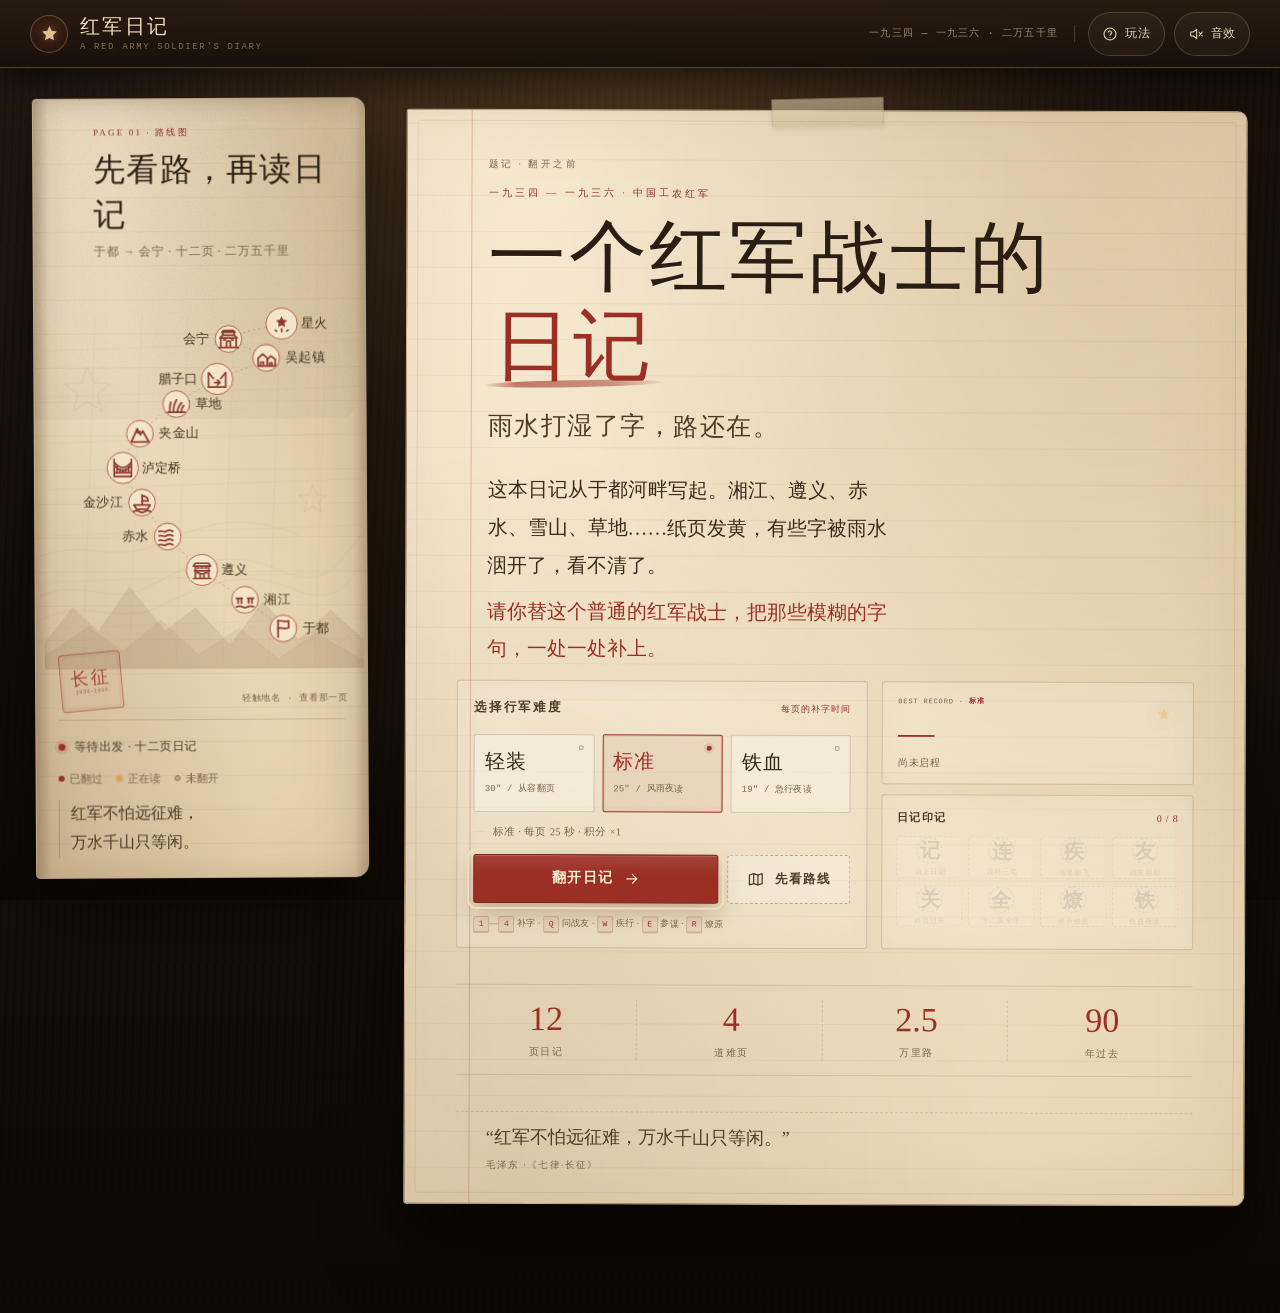
<file: index.html>
<!DOCTYPE html>
<html lang="zh-CN">
<head>
<meta charset="UTF-8">
<meta name="viewport" content="width=device-width, initial-scale=1, viewport-fit=cover">
<meta name="theme-color" content="#2a1d12">
<title>一个红军战士的日记 · 长征补字</title>
<meta name="description" content="翻开一本纸张发黄的红军日记，替一位普通战士补上被雨水洇开的字句。十二页日记，二万五千里。">
<link rel="icon" href="data:image/svg+xml,%3Csvg xmlns='http://www.w3.org/2000/svg' viewBox='0 0 64 64'%3E%3Crect width='64' height='64' rx='12' fill='%23efe0c2'/%3E%3Cpath d='M14 14h32v36H14z' fill='none' stroke='%238c2f24' stroke-width='2'/%3E%3Cpath d='M20 22h20M20 29h20M20 36h14' stroke='%235b4630' stroke-width='2' stroke-linecap='round'/%3E%3Cpath d='M43 40l3.2 6.8 7.3 1-5.4 5.2 1.3 7.3-6.4-3.5-6.4 3.5 1.3-7.3-5.4-5.2 7.3-1z' fill='%239c2f22'/%3E%3C/svg%3E">
<link rel="stylesheet" href="styles.css">
<link rel="stylesheet" href="diary.css">
</head>
<body class="diary">

<div class="desk-glow" aria-hidden="true"></div>
<div class="bg" aria-hidden="true"><div class="bg-grain"></div><div class="bg-vignette"></div></div>

<!-- ============ 顶栏 ============ -->
<header class="topbar" id="topbar">
  <div class="topbar-inner">
    <div class="brand" aria-label="一个红军战士的日记">
      <span class="brand-mark" aria-hidden="true">
        <svg viewBox="0 0 24 24"><path d="M12 2.6l2.8 6 6.5.9-4.7 4.6 1.1 6.5-5.7-3-5.7 3 1.1-6.5L2.7 9.5l6.5-.9z"/></svg>
      </span>
      <span class="brand-text"><b>红军日记</b><i>A RED ARMY SOLDIER'S DIARY</i></span>
    </div>
    <div class="top-actions">
      <span class="anniversary">一九三四 — 一九三六 · 二万五千里</span>
      <span class="mode-chip" id="modeChip" hidden>标准</span>
      <button class="icon-btn" id="helpBtn" type="button" aria-label="玩法说明" title="玩法说明">
        <svg viewBox="0 0 24 24" aria-hidden="true"><circle cx="12" cy="12" r="9"/><path d="M9.4 9.2a2.7 2.7 0 015.2.8c0 1.8-2.6 2.1-2.6 3.7"/><path d="M12 17.2v.1"/></svg>
        <span class="btn-label">玩法</span>
      </button>
      <button class="icon-btn" id="soundToggle" type="button" aria-pressed="true" aria-label="关闭音效" title="关闭音效">
        <svg class="icon-sound-on" viewBox="0 0 24 24" aria-hidden="true"><path d="M4 9v6h4l5 4V5L8 9H4z"/><path d="M16.5 8.5a5 5 0 010 7"/><path d="M18.8 6.2a8.5 8.5 0 010 11.6"/></svg>
        <svg class="icon-sound-off" viewBox="0 0 24 24" aria-hidden="true"><path d="M4 9v6h4l5 4V5L8 9H4z"/><path d="M16.5 9l5 6M21.5 9l-5 6"/></svg>
        <span class="btn-label">音效</span>
      </button>
      <button class="icon-btn" id="routeToggle" type="button" aria-controls="journeyPanel" aria-expanded="false" aria-label="查看长征路线" title="查看长征路线">
        <svg viewBox="0 0 24 24" aria-hidden="true"><path d="M3 6l6-2 6 2 6-2v14l-6 2-6-2-6 2V6z"/><path d="M9 4v14M15 6v14"/></svg>
        <span class="btn-label">路线</span>
      </button>
    </div>
  </div>
</header>

<!-- ============ 主体 ============ -->
<main class="app">
  <aside class="journey" id="journeyPanel" aria-label="长征路线图，第一页">
    <button class="journey-close" id="routeClose" type="button" aria-label="关闭路线图">
      <svg viewBox="0 0 24 24" aria-hidden="true"><path d="M6 6l12 12M18 6L6 18"/></svg>
    </button>
    <div class="journey-head">
      <p class="kicker">PAGE 01 · 路线图</p>
      <h2>先看路，再读日记</h2>
      <p class="journey-desc">于都 → 会宁 · 十二页 · 二万五千里</p>
    </div>
    <div class="map-frame" id="mapFrame">
      <div class="map-svg" id="routeMap" role="group" aria-label="长征路线示意图：从江西于都出发，经湘江、遵义、赤水、金沙江、泸定桥、夹金山、草地、腊子口、吴起镇，到会宁会师，最终星火相传。"></div>
      <div class="map-stamp" aria-hidden="true"><b>长征</b><small>1934—1936</small></div>
      <p class="map-tip">轻触地名 · 查看那一页</p>
    </div>
    <div class="journey-status">
      <div class="status-row">
        <span class="status-beacon" aria-hidden="true"></span>
        <p id="journeyStatusText" aria-live="polite">等待出发 · 十二页日记</p>
      </div>
      <div class="legend" aria-hidden="true">
        <span><i class="lg-done"></i>已翻过</span>
        <span><i class="lg-current"></i>正在读</span>
        <span><i class="lg-wait"></i>未翻开</span>
      </div>
      <blockquote class="journey-quote">红军不怕远征难，<br>万水千山只等闲。</blockquote>
    </div>
  </aside>
  <button class="backdrop" id="backdrop" type="button" aria-label="关闭路线图" tabindex="-1"></button>

  <section class="stage-area" id="stageArea">
    <!-- 开始页 -->
    <section class="screen start-screen" id="startScreen" aria-labelledby="gameTitle">
      <div class="cover-sheet">
        <span class="cover-tape" aria-hidden="true"></span>
        <p class="cover-page-no" aria-hidden="true">题记 · 翻开之前</p>

        <div class="mobile-route" aria-label="长征路线：于都到会宁">
          <div class="mobile-route-head"><span>第一页 · 路线图</span><span>于都 → 会宁</span></div>
          <div class="mobile-route-track" id="mobileRouteTrack"></div>
        </div>

        <header class="cover-head">
          <p class="cover-kicker">一九三四 — 一九三六 · 中国工农红军</p>
          <h1 class="cover-title" id="gameTitle">一个红军战士的<br><em>日记</em></h1>
          <p class="cover-sub">雨水打湿了字，路还在。</p>
        </header>

        <div class="cover-intro">
          <p>这本日记从于都河畔写起。湘江、遵义、赤水、雪山、草地……纸页发黄，有些字被雨水洇开了，看不清了。</p>
          <p>请你替这个普通的红军战士，把那些模糊的字句，一处一处补上。</p>
        </div>

        <div class="cover-stats" aria-label="日记信息">
          <div><strong>12</strong><span>页日记</span></div>
          <div><strong>4</strong><span>道难页</span></div>
          <div><strong>2.5</strong><span>万里路</span></div>
          <div><strong>90</strong><span>年过去</span></div>
        </div>

        <div class="start-grid">
          <div class="launch-panel">
            <div class="panel-head">
              <span>选择行军难度</span>
              <small>每页的补字时间</small>
            </div>
            <div class="modes" id="modeSelect" role="radiogroup" aria-label="行军难度">
              <button class="mode-card" type="button" data-mode="easy" role="radio" aria-checked="false">
                <span class="mode-dot" aria-hidden="true"></span>
                <b>轻装</b>
                <small>30″ / 从容翻页</small>
              </button>
              <button class="mode-card" type="button" data-mode="normal" role="radio" aria-checked="false">
                <span class="mode-dot" aria-hidden="true"></span>
                <b>标准</b>
                <small>25″ / 风雨夜读</small>
              </button>
              <button class="mode-card" type="button" data-mode="hard" role="radio" aria-checked="false">
                <span class="mode-dot" aria-hidden="true"></span>
                <b>铁血</b>
                <small>19″ / 急行夜读</small>
              </button>
            </div>
            <p class="mode-note" id="modeNote">标准 · 每页 25 秒 · 积分 ×1.0</p>

            <div class="hero-actions">
              <button class="btn btn-primary btn-start" id="startBtn" type="button">
                <span>翻开日记</span>
                <svg viewBox="0 0 24 24" aria-hidden="true"><path d="M5 12h14M13 6l6 6-6 6"/></svg>
              </button>
              <button class="btn btn-ghost" id="previewBtn" type="button">
                <svg viewBox="0 0 24 24" aria-hidden="true"><path d="M3 6l6-2 6 2 6-2v14l-6 2-6-2-6 2V6z"/><path d="M9 4v14M15 6v14"/></svg>
                先看路线
              </button>
            </div>
            <p class="start-note"><kbd>1</kbd>—<kbd>4</kbd> 补字 · <kbd>Q</kbd> 问战友 · <kbd>W</kbd> 疾行 · <kbd>E</kbd> 参谋 · <kbd>R</kbd> 燎原</p>
          </div>

          <div class="start-side">
            <div class="best-card">
              <span class="best-kicker">BEST RECORD · <b id="bestModeLabel">标准</b></span>
              <strong id="bestScoreText">—</strong>
              <small id="bestNote">尚未翻开</small>
              <span class="best-star" aria-hidden="true">
                <svg viewBox="0 0 24 24"><path d="M12 2.5l2.9 6.1 6.6.9-4.8 4.7 1.2 6.6-5.9-3.1-5.9 3.1 1.2-6.6L2.5 9.5l6.6-.9L12 2.5z"/></svg>
              </span>
            </div>
            <div class="marks-card">
              <div class="marks-head"><span>日记印记</span><b id="marksCount">0 / 8</b></div>
              <div class="marks-row" id="startMarks" aria-label="日记印记收藏"></div>
            </div>
          </div>
        </div>

        <blockquote class="cover-quote">
          “红军不怕远征难，万水千山只等闲。”
          <cite>毛泽东 ·《七律·长征》</cite>
        </blockquote>
      </div>
    </section>

    <!-- 日记页 -->
    <section class="screen game-screen" id="gameScreen" aria-labelledby="questionText" hidden>
      <article class="question-card diary-page" id="questionCard">
        <span class="key-watermark" aria-hidden="true">难</span>
        <div class="page-topline">
          <p class="stage-intro" id="stageIntro"></p>
          <span class="card-index" id="cardIndex">01 / 12</span>
        </div>

        <div class="game-top">
          <div class="station-head">
            <p class="hud-kicker">第 <b id="hudStationNo">01</b> 页 <span>/ 共 12 页</span></p>
            <h2 id="hudStationName">于都出发</h2>
            <p class="hud-meta" id="hudStationMeta">1934.10 · 江西·于都</p>
          </div>
          <div class="game-meters">
            <div class="score-meter">
              <span>行军积分</span>
              <strong id="scoreValue">0</strong>
              <em class="score-float" id="scoreFloat" aria-hidden="true"></em>
            </div>
          </div>
        </div>

        <div class="timer-dock" id="timerDock">
          <div class="countdown" id="timeRing" role="timer" aria-label="本题剩余时间">
            <div class="countdown-clock">
              <svg viewBox="0 0 48 48" aria-hidden="true">
                <circle class="ring-bg" cx="24" cy="24" r="20.5"/>
                <circle class="ring-fill" id="ringFill" cx="24" cy="24" r="20.5"/>
              </svg>
              <b><span id="timeLabel">25</span><small>秒</small></b>
            </div>
            <div class="countdown-main">
              <div class="countdown-head">
                <span class="countdown-state" id="timeState">慢慢认字</span>
                <span class="countdown-label">本页时限</span>
              </div>
              <div class="countdown-track" aria-hidden="true"><i id="timeFill"></i></div>
            </div>
          </div>
          <div class="journey-rail" id="journeyRail" aria-hidden="true"></div>
        </div>

        <div class="card-top">
          <div class="card-tags">
            <span class="station-pill">
              <svg viewBox="0 0 24 24" aria-hidden="true"><path d="M12 2.5l2.9 6.1 6.6.9-4.8 4.7 1.2 6.6-5.9-3.1-5.9 3.1 1.2-6.6L2.5 9.5l6.6-.9L12 2.5z"/></svg>
              <span id="cardStationName">于都出发</span>
            </span>
            <span class="type-tag" id="typeTag">补字</span>
            <span class="key-tag" id="keyTag" hidden>难页 ×1.5</span>
          </div>
          <span class="card-caption" id="diaryCaption"></span>
        </div>

        <div class="diary-copy">
          <h3 class="question-text" id="questionText" tabindex="-1"></h3>
          <p class="rain-note" id="rainNote">雨水洇开了这一处。从下面四张字条里，挑一句补上。</p>
        </div>

        <div class="spark-bar">
          <div class="spark-left">
            <span class="spark-title">星火</span>
            <div class="spark-pips" id="sparkPips" aria-hidden="true"></div>
            <span class="combo-text" id="comboText">连补 ×0</span>
          </div>
          <div class="spark-right">
            <span class="blaze-active" id="blazeActive" hidden>燎原 · 本页积分 ×2</span>
            <button class="blaze-btn" id="blazeBtn" type="button" disabled aria-label="燎原：本页积分翻倍，并延长 10 秒">
              <svg viewBox="0 0 24 24" aria-hidden="true"><path d="M12 2.8c.4 4.2-3.7 5.7-3.7 9.4a3.7 3.7 0 007.4 0c0-1.7-.8-3.2-2-4.6-.2 1.5-1 2.4-2 2.8.6-2.7-.2-5.3.3-7.6z"/></svg>
              燎原
            </button>
          </div>
        </div>

        <div class="tool-strip" id="toolStrip" role="group" aria-label="行军锦囊，每局各可使用一次">
          <span class="tool-label" aria-hidden="true">
            <svg viewBox="0 0 24 24"><path d="M6 4h9a3 3 0 013 3v13H8a2 2 0 01-2-2V4z"/><path d="M9 8h6M9 12h5"/></svg>
            办法
          </span>
          <button class="tool-btn" id="toolEye" type="button" data-tool="eye" aria-label="询问战友，排除两个记错的选项，剩余一次" title="询问战友（Q）">
            <span class="tool-ico" aria-hidden="true"><svg viewBox="0 0 24 24"><path d="M4 7h8v9H4zM12 9.5l4-2.5v8l-4-2.5"/><path d="M18.5 8.5a5 5 0 010 7"/></svg></span>
            <span class="tool-copy"><b>询问战友</b><small>排除两项</small></span>
            <span class="tool-count" aria-hidden="true">1</span>
          </button>
          <button class="tool-btn" id="toolTime" type="button" data-tool="time" aria-label="疾行，延长十秒，剩余一次" title="疾行（W）">
            <span class="tool-ico" aria-hidden="true"><svg viewBox="0 0 24 24"><circle cx="12" cy="12" r="8"/><path d="M12 7.5v5l3.2 1.8"/><path d="M19 3.5v4M17 5.5h4"/></svg></span>
            <span class="tool-copy"><b>疾行</b><small>+10 秒</small></span>
            <span class="tool-count" aria-hidden="true">1</span>
          </button>
          <button class="tool-btn" id="toolHint" type="button" data-tool="hint" aria-label="参谋，给出线索，剩余一次" title="参谋（E）">
            <span class="tool-ico" aria-hidden="true"><svg viewBox="0 0 24 24"><path d="M5 4h14v16l-7-4-7 4V4z"/><path d="M9 8h6M9 12h4"/></svg></span>
            <span class="tool-copy"><b>参谋</b><small>一条线索</small></span>
            <span class="tool-count" aria-hidden="true">1</span>
          </button>
        </div>

        <div class="hint-box" id="hintBox" hidden>
          <b>参谋说</b>
          <p id="hintText"></p>
        </div>

        <div class="challenge" id="challenge"></div>

        <div class="feedback" id="feedback" aria-live="polite" hidden>
          <div class="feedback-head">
            <span class="feedback-badge" id="feedbackBadge">补对了</span>
            <span class="feedback-points" id="feedbackPoints"></span>
          </div>
          <p class="answer-line" id="answerLine"></p>
          <div class="source-card" id="sourceCard" hidden>
            <div class="source-card-head">
              <span class="source-card-kicker" id="sourceCardKicker">史料附页</span>
              <span class="source-card-date" id="sourceCardDate"></span>
            </div>
            <h4 id="sourceCardTitle"></h4>
            <ul id="sourceCardFacts"></ul>
            <p class="source-card-source" id="sourceCardSource"></p>
            <span class="source-card-seal" aria-hidden="true">史料</span>
          </div>
          <div class="feedback-body">
            <span class="feedback-label">史实注脚</span>
            <p id="explanation"></p>
          </div>
        </div>

        <div class="card-foot">
          <p class="keyboard-hint" id="keyboardHint">按 1—4 补字 · Q 问战友 · W 疾行 · E 参谋 · R 燎原</p>
          <button class="btn btn-primary btn-next" id="nextBtn" type="button" hidden>
            <span id="nextLabel">翻到下一页</span>
            <svg viewBox="0 0 24 24" aria-hidden="true"><path d="M5 12h14M13 6l6 6-6 6"/></svg>
          </button>
        </div>
      </article>
      <p class="game-foot-note">历史不是标准答案，而是我们共同走过的路。</p>
    </section>

    <!-- 结算页 -->
    <section class="screen result-screen" id="resultScreen" aria-labelledby="resultTitle" hidden>
      <div class="result-head">
        <p class="eyebrow">
          <svg viewBox="0 0 24 24" aria-hidden="true"><path d="M12 2.5l2.9 6.1 6.6.9-4.8 4.7 1.2 6.6-5.9-3.1-5.9 3.1 1.2-6.6L2.5 9.5l6.6-.9L12 2.5z"/></svg>
          THE DIARY CLOSES
          <span class="eyebrow-line" aria-hidden="true"></span>
        </p>
        <h2 id="resultTitle" tabindex="-1">合上日记</h2>
        <p class="result-sub" id="resultSub">十二页，二万五千里，你已读到最后一页。</p>
      </div>

      <div class="cert">
        <span class="cert-corner tl" aria-hidden="true"></span>
        <span class="cert-corner tr" aria-hidden="true"></span>
        <span class="cert-corner bl" aria-hidden="true"></span>
        <span class="cert-corner br" aria-hidden="true"></span>
        <div class="cert-inner">
          <div class="result-top">
            <div class="seal" aria-hidden="true"><div class="seal-grid" id="rankSeal">星火传人</div></div>
            <div class="rank-info">
              <span class="rank-kicker">本次印记 · <b id="rankMode">标准</b></span>
              <h3 id="rankTitle">星火传人</h3>
              <p id="rankLine"></p>
            </div>
            <div class="score-big">
              <span>行军积分</span>
              <strong id="finalScore">0</strong>
              <small id="bestNoteResult"></small>
            </div>
          </div>

          <div class="result-route" id="resultRoute" role="img" aria-label="十二页日记补字结果"></div>
          <div class="result-route-ends" aria-hidden="true"><span>于都 · 1934</span><span>会宁 · 1936</span></div>

          <div class="result-stats">
            <div><strong id="statCorrect">0 / 12</strong><span>补对页数</span></div>
            <div><strong id="statAccuracy">0%</strong><span>补字准确率</span></div>
            <div><strong id="statStreak">×0</strong><span>最高连补</span></div>
            <div><strong id="statKey">0 / 4</strong><span>难页通过</span></div>
          </div>

          <div class="result-marks" id="resultMarks" hidden>
            <p class="result-marks-title">新得日记印记</p>
            <div class="result-marks-row" id="resultMarksRow"></div>
          </div>

          <div class="result-actions">
            <button class="btn btn-primary" id="retryBtn" type="button">
              再读一遍
              <svg viewBox="0 0 24 24" aria-hidden="true"><path d="M5 12h14M13 6l6 6-6 6"/></svg>
            </button>
            <button class="btn btn-ghost" id="shareBtn" type="button">
              <svg viewBox="0 0 24 24" aria-hidden="true"><path d="M12 16V4M7 9l5-5 5 5"/><path d="M5 14v5h14v-5"/></svg>
              分享这一页
            </button>
          </div>

          <button class="review-toggle" id="reviewToggle" type="button" aria-expanded="false">
            <span id="reviewToggleText">查看补错的地方</span>
            <svg viewBox="0 0 24 24" aria-hidden="true"><path d="M6 9l6 6 6-6"/></svg>
          </button>
          <div class="review-list" id="reviewList" hidden></div>
          <p class="perfect-note" id="perfectNote" hidden>十二页全部补对，字迹清清楚楚。</p>

          <p class="source-note">史实参考：中共中央党史和文献研究院等公开资料 · 本游戏为学习辅助</p>
          <button class="home-link" id="homeBtn" type="button">回到第一页</button>
        </div>
      </div>
    </section>
  </section>
</main>

<!-- ============ 那一页 ============ -->
<div class="dossier" id="dossier" hidden>
  <button class="dossier-backdrop" id="dossierBackdrop" type="button" aria-label="关闭那一页"></button>
  <article class="dossier-panel" role="dialog" aria-modal="true" aria-labelledby="dossierTitle">
    <button class="dossier-close" id="dossierClose" type="button" aria-label="关闭那一页">
      <svg viewBox="0 0 24 24" aria-hidden="true"><path d="M6 6l12 12M18 6L6 18"/></svg>
    </button>
    <span class="dossier-big-index" id="dossierIndex" aria-hidden="true">03</span>
    <p class="kicker">A PAGE FROM THE DIARY · 那一页</p>
    <h2 id="dossierTitle">遵义会议</h2>
    <p class="dossier-meta" id="dossierMeta">1935.01 · 贵州·遵义</p>
    <p class="dossier-intro" id="dossierIntro"></p>
    <div class="dossier-note" id="dossierNote"></div>
    <div class="dossier-foot">
      <span class="dossier-status" id="dossierStatus">尚未读到</span>
      <span class="dossier-seal" aria-hidden="true">日记</span>
    </div>
  </article>
</div>

<!-- ============ 难页预告 ============ -->
<div class="briefing" id="briefing" hidden>
  <div class="briefing-backdrop"></div>
  <div class="briefing-panel" role="dialog" aria-modal="true" aria-labelledby="briefingTitle">
    <div class="briefing-orbit" aria-hidden="true"><i></i><i></i><i></i></div>
    <p class="kicker">A HARD PAGE · 难页</p>
    <p class="briefing-no" id="briefingNo">第 03 页</p>
    <h2 id="briefingTitle">遵义会议</h2>
    <p class="briefing-meta" id="briefingMeta">1935.01 · 贵州·遵义</p>
    <p class="briefing-intro" id="briefingIntro"></p>
    <p class="briefing-rule">雨水更急 · 时限更紧 · 军功 ×1.5</p>
    <button class="btn btn-primary" id="briefingEnter" type="button">翻开这一页</button>
    <p class="briefing-hint">按 Enter 进入</p>
  </div>
</div>

<!-- ============ 玩法说明 ============ -->
<div class="help" id="help" hidden>
  <button class="help-backdrop" id="helpBackdrop" type="button" aria-label="关闭玩法说明"></button>
  <div class="help-panel" role="dialog" aria-modal="true" aria-labelledby="helpTitle">
    <button class="help-close" id="helpClose" type="button" aria-label="关闭玩法说明">
      <svg viewBox="0 0 24 24" aria-hidden="true"><path d="M6 6l12 12M18 6L6 18"/></svg>
    </button>
    <p class="kicker">HOW TO READ · 怎么读这本日记</p>
    <h2 id="helpTitle">替他把字补上</h2>
    <div class="help-grid">
      <section>
        <h3><i>壹</i>雨水洇开的字</h3>
        <p>每一页日记都有一处被雨水打湿、字迹模糊。下面四张字条里，只有一张能补得通。</p>
        <p>点字条，或按 <kbd>1</kbd>—<kbd>4</kbd>，把字补进空白处。</p>
      </section>
      <section>
        <h3><i>贰</i>星火与燎原</h3>
        <p>补对可积攒 <b>星火</b>，连续补对攒得更快；补错会失去一颗。</p>
        <p>五格全满后，可发动 <b>燎原</b>：本页积分 ×2，并延长 10 秒。</p>
      </section>
      <section>
        <h3><i>叁</i>三样办法</h3>
        <p><b>询问战友</b> 战友帮你排除两个记错的选项。</p>
        <p><b>疾行</b> 本页延长 10 秒。<b>参谋</b> 给出一条史实线索。</p>
      </section>
      <section>
        <h3><i>肆</i>难页与印记</h3>
        <p>第 3、6、9、12 页为 <b>难页</b>，雨水更急，时限更紧，军功 ×1.5。</p>
        <p>读完全本、连续补对、全部补对，会点亮不同的 <b>日记印记</b>。</p>
      </section>
    </div>
    <div class="help-keys">
      <span><kbd>1</kbd>—<kbd>4</kbd> 补字</span>
      <span><kbd>Q</kbd><kbd>W</kbd><kbd>E</kbd> 办法</span>
      <span><kbd>R</kbd> 燎原</span>
      <span><kbd>Enter</kbd> 继续</span>
      <span><kbd>Esc</kbd> 关闭</span>
    </div>
    <button class="btn btn-primary help-ok" id="helpOk" type="button">知道了</button>
  </div>
</div>

<div class="toast" id="toast" role="status" aria-live="polite"></div>
<div class="fx" id="fx" aria-hidden="true"></div>

<script src="game.js"></script>
<script src="art.js"></script>
<script src="transition.js"></script>
</body>
</html>
</file>
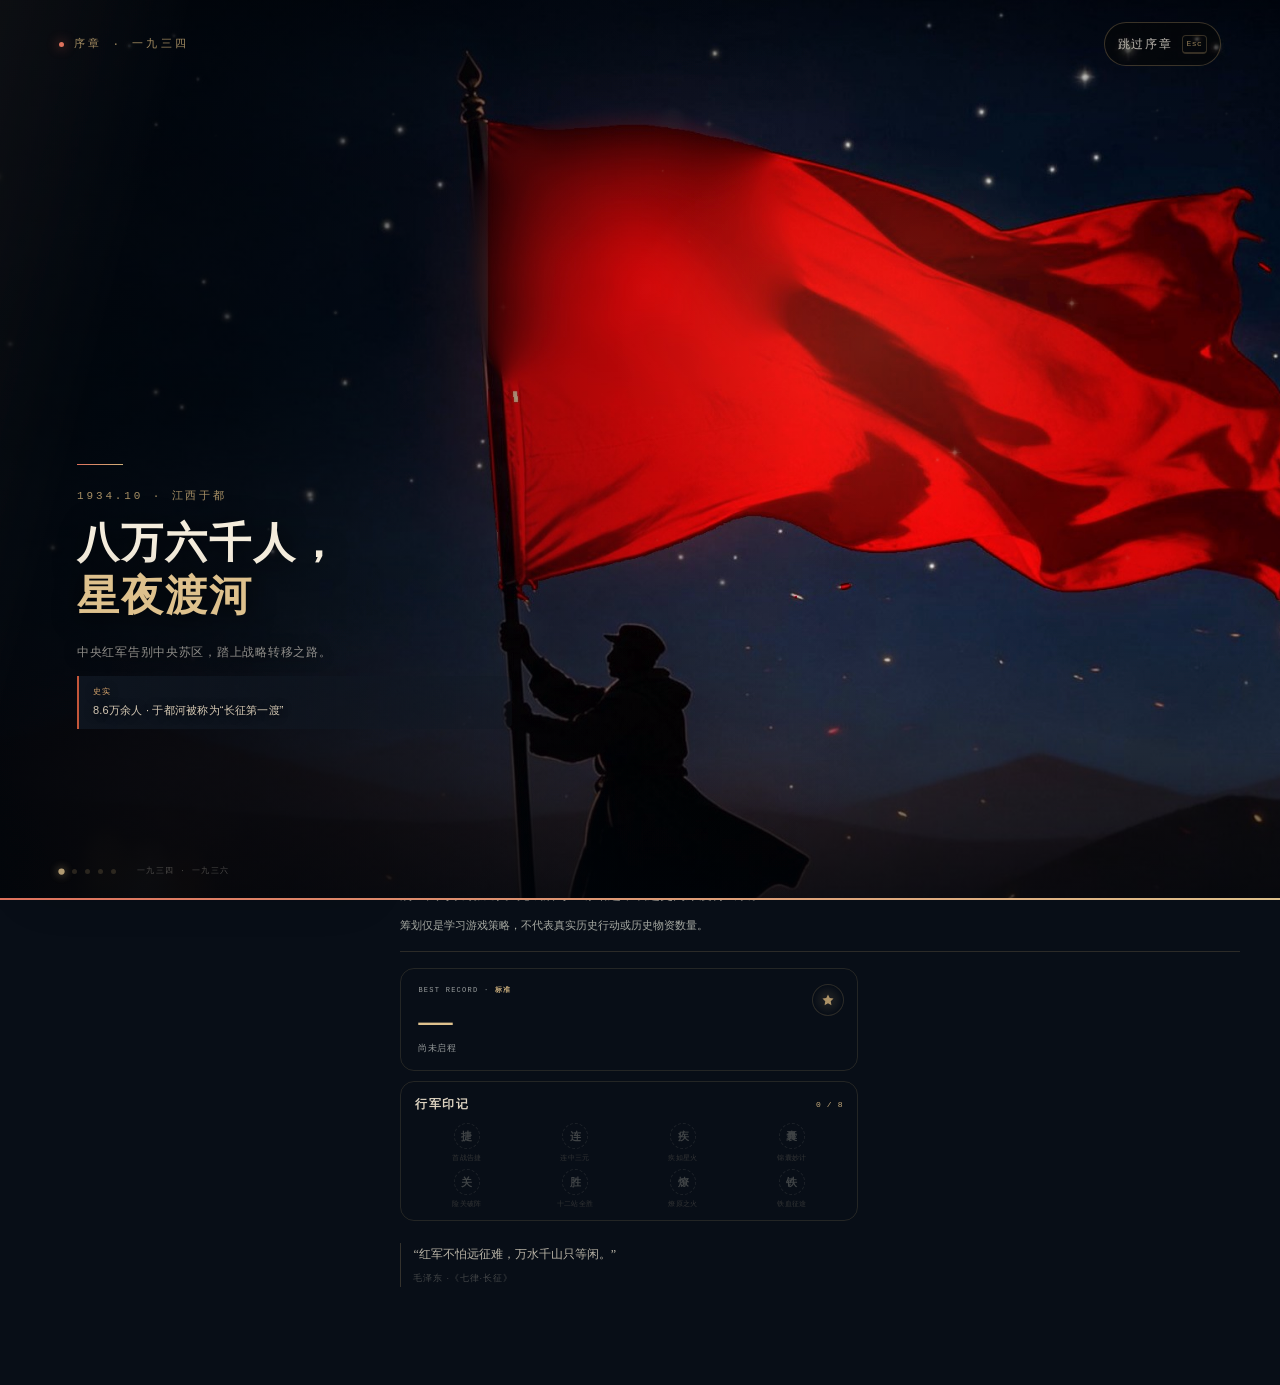
<file: 415--main/index.html>
<!DOCTYPE html>
<html lang="zh-CN">
<head>
<meta charset="UTF-8">
<meta name="viewport" content="width=device-width, initial-scale=1, viewport-fit=cover">
<meta name="theme-color" content="#080e17">
<title>星火长征 · 重走长征路</title>
<meta name="description" content="纪念中国工农红军长征胜利九十周年：十二站星火问答，四种题型、五格星火、燎原时刻，支持手机与电脑。">
<link rel="icon" href="data:image/svg+xml,%3Csvg xmlns='http://www.w3.org/2000/svg' viewBox='0 0 64 64'%3E%3Crect width='64' height='64' rx='15' fill='%23070a10'/%3E%3Cpath d='M32 12l5.7 12 13.2 1.8-9.6 9.3 2.4 13.1L32 42l-11.7 6.2 2.4-13.1-9.6-9.3 13.2-1.8z' fill='%23e8c485'/%3E%3Ccircle cx='32' cy='32' r='3' fill='%23c94832'/%3E%3C/svg%3E">
<link rel="stylesheet" href="styles.css">
</head>
<body class="prologue-open">

<div class="bg" aria-hidden="true">
  <canvas id="bgStars"></canvas>
  <div class="bg-nebula"></div>
  <div class="bg-grid"></div>
  <div class="bg-grain"></div>
  <div class="bg-vignette"></div>
</div>

<!-- ============ 序章 ============ -->
<section class="prologue" id="prologue" role="dialog" aria-modal="true" aria-label="长征序章：一九三四年，中央红军踏上征途" tabindex="-1">
  <div class="pro-inner" id="proInner">
    <div class="pro-scene" id="proScene" aria-hidden="true">
      <svg class="pro-landscape" viewBox="0 0 1600 900" preserveAspectRatio="xMidYMax slice" aria-hidden="true" focusable="false">
        <defs>
          <linearGradient id="proSkyGrad" x1="0" y1="0" x2="0" y2="1">
            <stop offset="0" stop-color="#04060d"/>
            <stop offset=".42" stop-color="#080b12"/>
            <stop offset=".7" stop-color="#140c0c"/>
            <stop offset=".88" stop-color="#2b150d"/>
            <stop offset="1" stop-color="#3c1c0e"/>
          </linearGradient>
          <linearGradient id="proFarGrad" x1="0" y1="0" x2="0" y2="1">
            <stop offset="0" stop-color="#241613"/>
            <stop offset="1" stop-color="#0e0908"/>
          </linearGradient>
          <linearGradient id="proMidGrad" x1="0" y1="0" x2="0" y2="1">
            <stop offset="0" stop-color="#17100d"/>
            <stop offset="1" stop-color="#090605"/>
          </linearGradient>
          <linearGradient id="proNearGrad" x1="0" y1="0" x2="0" y2="1">
            <stop offset="0" stop-color="#070504"/>
            <stop offset="1" stop-color="#020202"/>
          </linearGradient>
          <radialGradient id="proRidgeGlow" cx="50%" cy="70%" r="56%">
            <stop offset="0" stop-color="#e98b4e" stop-opacity=".34"/>
            <stop offset=".5" stop-color="#b04d26" stop-opacity=".14"/>
            <stop offset="1" stop-color="#8f3518" stop-opacity="0"/>
          </radialGradient>
          <radialGradient id="proVillageGlow" cx="50%" cy="50%" r="50%">
            <stop offset="0" stop-color="#f0a260" stop-opacity=".3"/>
            <stop offset="1" stop-color="#e39b5c" stop-opacity="0"/>
          </radialGradient>
          <linearGradient id="proRiverGrad" x1="0" y1="0" x2="1" y2="0">
            <stop offset="0" stop-color="#d88a54" stop-opacity="0"/>
            <stop offset=".5" stop-color="#e9ab74" stop-opacity=".22"/>
            <stop offset="1" stop-color="#d88a54" stop-opacity="0"/>
          </linearGradient>
          <symbol id="proSoldier" viewBox="0 0 20 44">
            <circle cx="8.2" cy="5.2" r="3.2"/>
            <path d="M5.4 9h5.6l1.2 8.2-1.6 1.2-.3 4.8 3.2 9.4h-2.7l-3.1-8-2.9 8H2.3l3.1-9.6-.7-4.5-1.9-.8z"/>
            <path d="M11.2 16.8 17 5.4" fill="none" stroke="#040201" stroke-width="1.6" stroke-linecap="round"/>
            <path d="M16.7 6.3 18.8 2.5" fill="none" stroke="#040201" stroke-width="1.1" stroke-linecap="round"/>
            <path d="M4.6 10.4l6.4-.4" fill="none" stroke="#040201" stroke-width="1.3" opacity=".65"/>
          </symbol>
        </defs>
        <rect width="1600" height="900" fill="url(#proSkyGrad)"/>
        <ellipse cx="860" cy="606" rx="640" ry="210" fill="url(#proRidgeGlow)"/>
        <path d="M0 574l92-42 79 28 87-56 86 44 97-70 87 50 98-42 86 54 108-40 90 48 94-36 98 50 102-34 98 42 106-38 104 34 88-24v366H0Z" fill="url(#proFarGrad)" opacity=".86"/>
        <path d="M0 648c140-36 240-8 356-28 106-18 190 26 310 8 124-18 212 24 338 8 124-16 214 24 336 4 112-18 188 8 260-10v274H0Z" fill="url(#proMidGrad)"/>
        <ellipse cx="272" cy="666" rx="170" ry="64" fill="url(#proVillageGlow)"/>
        <g fill="#070403">
          <path d="M120 684v-34h44v34zM114 650l28-18 28 18z"/>
          <path d="M178 684v-26h34v26zM172 658l23-15 23 15z"/>
          <path d="M302 684v-40h30v40zM296 644l21-17 21 17z"/>
          <path d="M254 684v-46h18v46z"/>
          <path d="M246 638h34l-17-15z"/>
          <path d="M249 623h28l-14-13z"/>
          <path d="M253 610h20l-10-11z"/>
          <path d="M261 598v-12h3v12z"/>
        </g>
        <circle class="pro-lantern" cx="263" cy="666" r="1.7" fill="#e69055" opacity=".7"/>
        <g fill="none" stroke="#070403" stroke-width="2.4" stroke-linecap="round">
          <path d="M76 686v-48M76 654l-12-14M76 664l13-17M68 644l-7-8M84 641l9-8"/>
          <path d="M458 690v-40M458 664l-10-14M458 672l11-15"/>
          <path d="M104 692v-26M104 682l-9-10M104 686l8-11"/>
        </g>
        <path d="M0 764c168-36 296-8 452-26 166-20 296 14 452-8 160-22 310 14 466-10 110-18 180 0 230-12v192H0Z" fill="url(#proNearGrad)"/>
        <path d="M0 764c168-36 296-8 452-26 166-20 296 14 452-8 160-22 310 14 466-10 110-18 180 0 230-12" fill="none" stroke="rgba(214,138,86,.18)" stroke-width="1.6"/>
        <path d="M0 824c220-12 420 10 640-2s450 8 660-4 240-4 300-10v92H0Z" fill="url(#proRiverGrad)"/>
        <g class="pro-marchers" fill="#040201">
          <use href="#proSoldier" x="576" y="694" width="20" height="44"/>
          <use href="#proSoldier" x="600" y="695" width="20" height="44"/>
          <use href="#proSoldier" x="624" y="694" width="20" height="44"/>
          <use href="#proSoldier" x="648" y="696" width="20" height="44"/>
          <use href="#proSoldier" x="672" y="695" width="20" height="44"/>
          <use href="#proSoldier" x="696" y="698" width="20" height="44"/>
          <use href="#proSoldier" x="720" y="696" width="20" height="44"/>
          <use href="#proSoldier" x="744" y="699" width="20" height="44"/>
          <use href="#proSoldier" x="768" y="697" width="20" height="44"/>
        </g>
      </svg>
      <div class="pro-moon"></div>
      <div class="pro-milkyway"></div>
      <div class="pro-haze"></div>
      <svg class="extra-ridge" viewBox="0 0 1200 400" preserveAspectRatio="none" aria-hidden="true" style="position:absolute;inset:35% 0 0;width:100%;height:65%;pointer-events:none"><path d="M0 210L120 128 200 172 340 72 470 158 600 98 730 176 880 80 1020 164 1120 116 1200 190V400H0Z" fill="#18202a" opacity=".4"/><path d="M0 278L170 206 280 258 420 166 560 250 740 190 860 266 1050 198 1200 270V400H0Z" fill="#10151e" opacity=".55"/></svg><div class="pro-mist m1"></div>
      <div class="pro-mist m2"></div>
      <div class="pro-smoke s1"></div>
      <div class="pro-smoke s2"></div>
      <div class="pro-vignette"></div>
      <div class="pro-grain"></div>
    </div>

    <div class="pro-fires" aria-hidden="true">
      <div class="pro-blaze z1"></div>
      <div class="pro-blaze z2"></div>
      <div class="pro-blaze z3"></div>
    </div>

    <div class="pro-photo" aria-hidden="true">
      <div class="wind-motes">
        <i></i><i></i><i></i><i></i><i></i><i></i><i></i><i></i>
      </div>
    </div>

<div class="pro-hero cinema-hero" aria-hidden="true">
<svg id="cinemaHero" viewBox="0 0 700 600" preserveAspectRatio="xMidYMid meet" focusable="false" aria-hidden="true">
<defs>
 <linearGradient id="cinemaUniform" x1="0" x2="1"><stop stop-color="#080e16"/><stop offset=".7" stop-color="#131d26"/><stop offset="1" stop-color="#384039"/></linearGradient>
 <linearGradient id="cinemaRim" x1="0" x2="1"><stop stop-color="#685339" stop-opacity=".12"/><stop offset=".85" stop-color="#c59a60" stop-opacity=".65"/><stop offset="1" stop-color="#edd19a" stop-opacity=".85"/></linearGradient>
 <radialGradient id="cinemaBacklight"><stop stop-color="#c88e49" stop-opacity=".23"/><stop offset=".4" stop-color="#ad763f" stop-opacity=".09"/><stop offset="1" stop-color="#bc864d" stop-opacity="0"/></radialGradient>
 <linearGradient id="cinemaRock" x1="0" y1="0" x2="0" y2="1"><stop stop-color="#202327"/><stop offset="1" stop-color="#060b12"/></linearGradient>
</defs>
<ellipse class="cinema-light" cx="255" cy="273" rx="300" ry="270" fill="url(#cinemaBacklight)"/>
<!-- The rocky ledge and upward-facing profile establish a low camera angle. -->
<path d="M0 578 52 553 95 550 128 532 178 536 224 547 274 542 343 565 480 600H0Z" fill="url(#cinemaRock)"/>
<path d="M52 553 95 550 128 532 178 536 224 547 274 542" stroke="#b38b56" stroke-opacity=".25" fill="none"/>
<g class="hero-figure" fill="url(#cinemaUniform)" stroke="url(#cinemaRim)" stroke-width="1.25" stroke-linejoin="round">
 <!-- Bent, separate legs with gaiters and grounded boots. -->
 <path d="M133 370 170 372 162 422 145 479 143 527 115 535 111 526 119 477 128 420Z"/>
 <path d="M162 372 188 369 197 426 220 483 231 528 207 538 196 531 190 487 165 437 151 416Z"/>
 <path d="M115 523 143 520 146 535 132 541 104 540 101 534Z" fill="#080e14"/>
 <path d="M206 525 231 522 235 531 254 536 255 544 216 545 200 536Z" fill="#080e14"/>
 <!-- Tunic, belt, shoulder and a compact marching pack. -->
 <path d="M113 281 100 293 101 352 119 365 128 316Z" fill="#101923"/>
 <path d="M143 265 162 266 180 278 185 322 192 377 169 387 126 380 123 333 121 292Z"/>
 <path d="M127 353 184 352 187 363 128 366Z" fill="#372e25"/>
 <path d="M153 352h10v12h-10z" fill="#7d6848" stroke="none"/>
 <path d="M133 288 169 348M137 286 173 346" stroke="#716348" stroke-opacity=".5" stroke-width="2"/>
 <path d="M133 311h14v17h-14M167 307h12v17h-12" fill="none" stroke="#697064" stroke-opacity=".25"/>
 <!-- Neck and angular side-profile, not a circular head. -->
 <path d="M144 249 144 269 157 278 169 265 165 248Z"/>
 <path d="M139 226 146 214 163 214 175 225 174 235 180 241 173 245 172 254 161 260 148 252 140 240Z"/>
 <path d="M150 234 154 230 155 238M168 230h4" fill="none" stroke="#b1966b" stroke-opacity=".45"/>
 <!-- Recognisable military cap, broad brim and fabric crown. -->
 <path d="M136 224 138 212 146 204 166 207 175 217 174 224Z"/>
 <path d="M137 222 172 220 184 224 180 229 151 228 137 230Z" fill="#1c252b"/>
 <path d="m153 211 1.2 2.3 2.6.4-1.9 1.8.5 2.6-2.4-1.2-2.3 1.2.4-2.6-1.8-1.8 2.5-.4z" fill="#85372a" stroke="none"/>
 <!-- Raised upper arm and forearm end exactly at the pole x=207. -->
 <path d="M165 278 178 270 187 249 197 222 210 226 204 258 187 296 176 302Z"/>
 <path d="M194 224 196 214 202 210 211 211 215 216 213 227 205 231Z" fill="#32392f"/>
 <!-- Lower supporting hand also encloses the same solid pole. -->
 <path d="M129 285 117 298 130 329 165 339 204 318 200 306 164 319 144 307 139 291Z"/>
 <path d="M198 307 202 300 210 299 216 304 214 314 206 321 200 319Z" fill="#32392f"/>
 <path d="M139 384 155 384M172 386 182 381M120 482 143 487M193 486 219 479" fill="none" stroke="#9c926e" stroke-opacity=".3"/>
</g>
<g class="hero-pole"><path d="M207 43V546" stroke="#171e21" stroke-width="7" stroke-linecap="round"/><path d="M209 44V546" stroke="#c5a06a" stroke-opacity=".65" stroke-width="1.7"/><path d="m207 28-4 15h8Z" fill="#ad9062"/></g>
<!-- Fingers in front of pole guarantee the grip remains connected throughout. -->
<path d="M203 216h9m-9 5h9m-8 84h9m-10 5h9" stroke="#a5926d" stroke-opacity=".65" stroke-width="2.5" stroke-linecap="round"/>
<g class="hero-flag" id="cinemaCloth"></g>
<path id="cinemaFlagEdge" fill="none" stroke="#eac08b" stroke-opacity=".5" stroke-width="1"/>
</svg>
<div class="hero-embers"><i></i><i></i><i></i><i></i></div>
</div>

    <canvas class="pro-stars-canvas" id="proStars" aria-hidden="true"></canvas>

    <svg class="pro-constellation" id="proConstellation" viewBox="0 0 1000 620" preserveAspectRatio="xMidYMid slice" aria-hidden="true" focusable="false">
      <defs>
        <radialGradient id="pcNodeGlow">
          <stop offset="0" stop-color="#fff4d6" stop-opacity=".95"/>
          <stop offset=".35" stop-color="#f1cd8d" stop-opacity=".45"/>
          <stop offset="1" stop-color="#e8c485" stop-opacity="0"/>
        </radialGradient>
        <filter id="pcSoft" x="-120%" y="-120%" width="340%" height="340%">
          <feGaussianBlur stdDeviation="2.2"/>
        </filter>
      </defs>
      <path class="pc-route" id="pcRoute" d="M92 548C188 512 236 456 318 424S466 372 534 318 668 258 742 208 870 138 934 84"/>
      <g class="pc-nodes" id="pcNodes"></g>
      <g class="pc-big" id="pcBig">
        <circle cx="934" cy="84" r="17" fill="url(#pcNodeGlow)" filter="url(#pcSoft)"/>
        <circle cx="934" cy="84" r="3.4" fill="#fff4d6"/>
        <path d="M934 65v8M934 95v8M915 84h8M945 84h8" stroke="#f6dfa9" stroke-width="1" opacity=".8"/>
      </g>
    </svg>

    <div class="pro-ui">
      <header class="pro-top">
        <p class="pro-label"><i></i>序章 · 一九三四</p>
        <button class="pro-skip" id="introSkip" type="button">跳过序章 <kbd>Esc</kbd></button>
      </header>

      <div class="pro-captions" aria-live="polite">
        <article class="pro-card" data-pro-card="0" aria-hidden="true">
          <p class="pro-kicker">1934.10 · 江西于都</p>
          <h2 class="pro-title">八万六千人，<br><em>星夜渡河</em></h2>
          <p class="pro-sub">中央红军告别中央苏区，踏上战略转移之路。</p>
          <p class="pro-fact"><b>史实</b>8.6万余人 · 于都河被称为“长征第一渡”</p>
        </article>
        <article class="pro-card" data-pro-card="1" aria-hidden="true">
          <p class="pro-kicker">1934.11—12 · 广西湘江</p>
          <h2 class="pro-title">血战湘江，<br><em>最沉重的一页</em></h2>
          <p class="pro-sub">红军以巨大牺牲掩护中央纵队渡江，人数锐减。</p>
          <p class="pro-fact"><b>史实</b>中央红军由8.6万余人减至3万余人 · 长征中最惨烈一战</p>
        </article>
        <article class="pro-card" data-pro-card="2" aria-hidden="true">
          <p class="pro-kicker">1935.01 · 贵州遵义</p>
          <h2 class="pro-title">一场会议，<br><em>扭转航向</em></h2>
          <p class="pro-sub">遵义会议在危急关头挽救了党、挽救了红军、挽救了中国革命。</p>
          <p class="pro-fact"><b>史实</b>1935.1.15—17 · 生死攸关的转折点 · 独立自主解决路线问题</p>
        </article>
        <article class="pro-card" data-pro-card="3" aria-hidden="true">
          <p class="pro-kicker">1935.05 · 金沙江—大渡河</p>
          <h2 class="pro-title">七条小船，<br><em>十三根铁索</em></h2>
          <p class="pro-sub">巧渡金沙江、飞夺泸定桥，红军在绝境中打开北上通道。</p>
          <p class="pro-fact"><b>史实</b>7条小船9天9夜 · 22名勇士攀13根铁索夺桥</p>
        </article>
        <article class="pro-card" data-pro-card="4" aria-hidden="true">
          <p class="pro-kicker">1935.06—1936.10 · 雪山草地—会宁</p>
          <h2 class="pro-title">以双脚，<br><em>丈量信仰</em></h2>
          <p class="pro-sub">翻雪山、过草地、突破腊子口，三大主力最终会师。</p>
          <p class="pro-fact"><b>史实</b>夹金山 · 松潘草地 · 1936.10 会宁会师 · 二万五千里</p>
        </article>
      </div>

      <div class="pro-final" data-pro-final aria-hidden="true">
        <div class="pro-final-inner">
          <span class="pro-epic-star" aria-hidden="true">
            <svg viewBox="0 0 24 24"><path d="M12 2.6l2.8 6 6.5.9-4.7 4.6 1.1 6.5-5.7-3-5.7 3 1.1-6.5L2.7 9.5l6.5-.9z"/></svg>
          </span>
          <p class="pro-kicker">THE LONG MARCH · 1934—1936</p>
          <h2 class="pro-epic">长征</h2>
          <p class="pro-epic-sub">二万五千里 · 星火不灭</p>
          <div class="pro-epic-facts" aria-label="长征关键史实">
            <span><b>1934.10</b>于都出发 · 长征第一渡</span>
            <span><b>1935.01</b>遵义会议 · 生死攸关的转折点</span>
            <span><b>1936.10</b>会宁会师 · 三大主力胜利会师</span>
          </div>
          <p class="pro-epic-note">纵横十余省 · 翻越雪山草地 · 行程约二万五千里</p>
          <button class="pro-enter" id="proEnter" type="button">
            由此启程
            <svg viewBox="0 0 24 24" aria-hidden="true"><path d="M5 12h13M12.5 6l6 6-6 6"/></svg>
          </button>
          <p class="pro-auto" id="proAuto">稍候，自动启程</p>
        </div>
      </div>

      <div class="pro-bottom">
        <div class="pro-acts" aria-hidden="true">
          <i data-act-dot="0"></i><i data-act-dot="1"></i><i data-act-dot="2"></i><i data-act-dot="3"></i><i data-act-dot="4"></i>
          <span>一九三四 · 一九三六</span>
        </div>
        <p class="pro-hint" id="proHint">
          <svg viewBox="0 0 24 24" aria-hidden="true"><path d="M4 9v6h4l5 4V5L8 9H4z"/><path d="M16.5 8.5a5 5 0 010 7"/></svg>
          <span>轻触画面 · 开启声效</span>
        </p>
      </div>
    </div>
    <div class="pro-progress" aria-hidden="true"><i id="proProgressBar"></i></div>
  </div>
  <div class="pro-edge" aria-hidden="true"></div>
  <canvas class="pro-reveal-canvas" id="proReveal" aria-hidden="true"></canvas>
</section>

<!-- ============ 顶栏 ============ -->
<header class="topbar" id="topbar">
  <div class="topbar-inner">
    <div class="brand" aria-label="星火长征">
      <span class="brand-mark" aria-hidden="true">
        <svg viewBox="0 0 24 24"><path d="M12 2.5l2.9 6.1 6.6.9-4.8 4.7 1.2 6.6-5.9-3.1-5.9 3.1 1.2-6.6L2.5 9.5l6.6-.9L12 2.5z"/></svg>
      </span>
      <span class="brand-text"><b>星火长征</b><i>THE LONG MARCH</i></span>
    </div>
    <div class="top-actions">
      <span class="anniversary">1936 — 2026 · 长征胜利 90 周年</span>
      <span class="mode-chip" id="modeChip" hidden>标准</span>
      <button class="icon-btn" id="helpBtn" type="button" aria-label="玩法说明" title="玩法说明">
        <svg viewBox="0 0 24 24" aria-hidden="true"><circle cx="12" cy="12" r="9"/><path d="M9.4 9.2a2.7 2.7 0 015.2.8c0 1.8-2.6 2.1-2.6 3.7"/><path d="M12 17.2v.1"/></svg>
        <span class="btn-label">玩法</span>
      </button>
      <button class="icon-btn" id="soundToggle" type="button" aria-pressed="true" aria-label="关闭音效" title="关闭音效">
        <svg class="icon-sound-on" viewBox="0 0 24 24" aria-hidden="true"><path d="M4 9v6h4l5 4V5L8 9H4z"/><path d="M16.5 8.5a5 5 0 010 7"/><path d="M18.8 6.2a8.5 8.5 0 010 11.6"/></svg>
        <svg class="icon-sound-off" viewBox="0 0 24 24" aria-hidden="true"><path d="M4 9v6h4l5 4V5L8 9H4z"/><path d="M16.5 9l5 6M21.5 9l-5 6"/></svg>
        <span class="btn-label">音效</span>
      </button>
      <button class="icon-btn" id="routeToggle" type="button" aria-controls="journeyPanel" aria-expanded="false" aria-label="查看长征路线" title="查看长征路线">
        <svg viewBox="0 0 24 24" aria-hidden="true"><path d="M3 6l6-2 6 2 6-2v14l-6 2-6-2-6 2V6z"/><path d="M9 4v14M15 6v14"/></svg>
        <span class="btn-label">路线</span>
      </button>
    </div>
  </div>
</header>

<!-- ============ 主体 ============ -->
<main class="app">
  <aside class="journey" id="journeyPanel" aria-label="长征路线图">
    <button class="journey-close" id="routeClose" type="button" aria-label="关闭路线图">
      <svg viewBox="0 0 24 24" aria-hidden="true"><path d="M6 6l12 12M18 6L6 18"/></svg>
    </button>
    <div class="journey-head">
      <p class="kicker">THE LONG MARCH · 1934—1936</p>
      <h2>征途十二站</h2>
      <p class="journey-desc">于都 → 会宁 · 二万五千里</p>
    </div>
    <div class="map-frame" id="mapFrame">
      <div class="map-svg" id="routeMap" role="group" aria-label="长征路线示意图：从江西于都出发，经湘江、遵义、赤水、金沙江、泸定桥、夹金山、草地、腊子口、吴起镇，到会宁会师，最终星火相传。"></div>
      <div class="map-stamp" aria-hidden="true"><b>长征</b><small>1934—1936</small></div>
      <p class="map-tip">轻触星站 · 查看行军手记</p>
    </div>
    <div class="journey-status">
      <div class="status-row">
        <span class="status-beacon" aria-hidden="true"></span>
        <p id="journeyStatusText" aria-live="polite">等待出发 · 十二站征途</p>
      </div>
      <div class="legend" aria-hidden="true">
        <span><i class="lg-done"></i>已抵达</span>
        <span><i class="lg-current"></i>正在此地</span>
        <span><i class="lg-wait"></i>待出发</span>
      </div>
      <blockquote class="journey-quote">红军不怕远征难，<br>万水千山只等闲。</blockquote>
    </div>
  </aside>
  <button class="backdrop" id="backdrop" type="button" aria-label="关闭路线图" tabindex="-1"></button>

  <section class="stage-area" id="stageArea">
    <!-- 开始页 -->
    <section class="screen start-screen" id="startScreen" aria-labelledby="gameTitle">
      <svg class="hero-chart" viewBox="0 0 900 460" aria-hidden="true" focusable="false">
        <g class="hc-dots">
          <circle cx="80" cy="92" r="1.4"/><circle cx="164" cy="48" r="1"/><circle cx="238" cy="138" r="1.2"/>
          <circle cx="328" cy="60" r="1.5"/><circle cx="408" cy="122" r="1"/><circle cx="492" cy="38" r="1.2"/>
          <circle cx="586" cy="108" r="1.5"/><circle cx="676" cy="56" r="1"/><circle cx="760" cy="132" r="1.2"/>
          <circle cx="840" cy="72" r="1.4"/><circle cx="118" cy="212" r="1"/><circle cx="286" cy="252" r="1.2"/>
          <circle cx="468" cy="216" r="1"/><circle cx="648" cy="262" r="1.2"/><circle cx="812" cy="218" r="1"/>
        </g>
        <g class="hc-lines">
          <path d="M80 92 164 48 238 138 328 60 408 122 492 38"/>
          <path d="M586 108 676 56 760 132 840 72"/>
          <circle cx="492" cy="38" r="3"/>
        </g>
      </svg>
      <div class="hero-mark" aria-hidden="true">90</div>
      <p class="eyebrow">
        <svg viewBox="0 0 24 24" aria-hidden="true"><path d="M12 2.5l2.9 6.1 6.6.9-4.8 4.7 1.2 6.6-5.9-3.1-5.9 3.1 1.2-6.6L2.5 9.5l6.6-.9L12 2.5z"/></svg>
        纪念中国工农红军长征胜利九十周年
        <span class="eyebrow-line" aria-hidden="true"></span>
      </p>
      <h1 class="hero-title" id="gameTitle"><span>重走</span><em>长征</em><span>路</span></h1>
      <p class="hero-sub">十二站星火问答，重走二万五千里</p>
      <p class="hero-copy">从于都河畔的星夜，到会宁城下的会师。四种题型、五格星火、<span class="nowrap">四道险关</span>——这一次，不只是答题，而是沿着长征的路，点亮一张星图。</p>

      <div class="start-stats" aria-label="游戏信息">
        <div><strong>12</strong><span>星站</span></div>
        <div><strong>4</strong><span>险关</span></div>
        <div><strong>4</strong><span>题型</span></div>
        <div><strong>8</strong><span>印记</span></div>
      </div>

      <div class="start-grid">
        <div class="launch-panel">
          <div class="panel-head">
            <span>选择行军难度</span>
            <small>DIFFICULTY</small>
          </div>
          <div class="modes" id="modeSelect" role="radiogroup" aria-label="行军难度">
            <button class="mode-card" type="button" data-mode="easy" role="radio" aria-checked="false">
              <span class="mode-dot" aria-hidden="true"></span>
              <b>轻装</b>
              <small>30″ / 从容识途</small>
            </button>
            <button class="mode-card" type="button" data-mode="normal" role="radio" aria-checked="false">
              <span class="mode-dot" aria-hidden="true"></span>
              <b>标准</b>
              <small>25″ / 风雨兼程</small>
            </button>
            <button class="mode-card" type="button" data-mode="hard" role="radio" aria-checked="false">
              <span class="mode-dot" aria-hidden="true"></span>
              <b>铁血</b>
              <small>19″ / 向死而生</small>
            </button>
          </div>
          <p class="mode-note" id="modeNote">标准 · 25 秒作答 · 积分 ×1.0</p>

          <div class="hero-actions">
            <button class="btn btn-primary btn-start" id="startBtn" type="button">
              <span>踏上征途</span>
              <svg viewBox="0 0 24 24" aria-hidden="true"><path d="M5 12h14M13 6l6 6-6 6"/></svg>
            </button>
            <button class="btn btn-ghost" id="previewBtn" type="button">
              <svg viewBox="0 0 24 24" aria-hidden="true"><path d="M3 6l6-2 6 2 6-2v14l-6 2-6-2-6 2V6z"/><path d="M9 4v14M15 6v14"/></svg>
              先看路线
            </button>
          </div>
          <p class="start-note"><kbd>1</kbd>—<kbd>4</kbd> 作答 · <kbd>Q</kbd><kbd>W</kbd><kbd>E</kbd> 锦囊 · <kbd>R</kbd> 燎原 · 险关军功 ×1.5</p>
        </div>

        <div class="start-side">
          <div class="best-card">
            <span class="best-kicker">BEST RECORD · <b id="bestModeLabel">标准</b></span>
            <strong id="bestScoreText">—</strong>
            <small id="bestNote">尚未启程</small>
            <span class="best-star" aria-hidden="true">
              <svg viewBox="0 0 24 24"><path d="M12 2.5l2.9 6.1 6.6.9-4.8 4.7 1.2 6.6-5.9-3.1-5.9 3.1 1.2-6.6L2.5 9.5l6.6-.9L12 2.5z"/></svg>
            </span>
          </div>
          <div class="marks-card">
            <div class="marks-head"><span>行军印记</span><b id="marksCount">0 / 8</b></div>
            <div class="marks-row" id="startMarks" aria-label="行军印记收藏"></div>
          </div>
        </div>
      </div>

      <blockquote class="hero-quote">
        “红军不怕远征难，万水千山只等闲。”
        <cite>毛泽东 ·《七律·长征》</cite>
      </blockquote>
    </section>

    <!-- 答题页 -->
    <section class="screen game-screen" id="gameScreen" aria-labelledby="questionText" hidden>
      <div class="game-top">
        <div class="station-head">
          <p class="hud-kicker">第 <b id="hudStationNo">01</b> 站 <span>/ 共 12 站</span></p>
          <h2 id="hudStationName">于都出发</h2>
          <p class="hud-meta" id="hudStationMeta">1934.10 · 江西·于都</p>
        </div>
        <div class="game-meters">
          <div class="score-meter">
            <span>行军积分</span>
            <strong id="scoreValue">0</strong>
            <em class="score-float" id="scoreFloat" aria-hidden="true"></em>
          </div>
        </div>
      </div>

      <div class="timer-dock" id="timerDock">
        <div class="countdown" id="timeRing" role="timer" aria-label="本题剩余时间">
          <div class="countdown-clock">
            <svg viewBox="0 0 48 48" aria-hidden="true">
              <circle class="ring-bg" cx="24" cy="24" r="20.5"/>
              <circle class="ring-fill" id="ringFill" cx="24" cy="24" r="20.5"/>
            </svg>
            <b><span id="timeLabel">25</span><small>秒</small></b>
          </div>
          <div class="countdown-main">
            <div class="countdown-head">
              <span class="countdown-state" id="timeState">从容作答</span>
              <span class="countdown-label">本题倒计时</span>
            </div>
            <div class="countdown-track" aria-hidden="true"><i id="timeFill"></i></div>
          </div>
        </div>

        <div class="journey-rail" id="journeyRail" aria-hidden="true"></div>
      </div>

      <div class="spark-bar">
        <div class="spark-left">
          <span class="spark-title">星火</span>
          <div class="spark-pips" id="sparkPips" aria-hidden="true"></div>
          <span class="combo-text" id="comboText">连捷 ×0</span>
        </div>
        <div class="spark-right">
          <span class="blaze-active" id="blazeActive" hidden>燎原 · 本题积分 ×2</span>
          <button class="blaze-btn" id="blazeBtn" type="button" disabled aria-label="燎原：本题积分翻倍，并延长 10 秒">
            <svg viewBox="0 0 24 24" aria-hidden="true"><path d="M12 2.8c.4 4.2-3.7 5.7-3.7 9.4a3.7 3.7 0 007.4 0c0-1.7-.8-3.2-2-4.6-.2 1.5-1 2.4-2 2.8.6-2.7-.2-5.3.3-7.6z"/></svg>
            燎原
          </button>
        </div>
      </div>

      <div class="question-card" id="questionCard">
        <span class="key-watermark" aria-hidden="true">险</span>
        <div class="card-top">
          <div class="card-tags">
            <span class="station-pill">
              <svg viewBox="0 0 24 24" aria-hidden="true"><path d="M12 2.5l2.9 6.1 6.6.9-4.8 4.7 1.2 6.6-5.9-3.1-5.9 3.1 1.2-6.6L2.5 9.5l6.6-.9L12 2.5z"/></svg>
              <span id="cardStationName">于都出发</span>
            </span>
            <span class="type-tag" id="typeTag">单选</span>
            <span class="key-tag" id="keyTag" hidden>险关 ×1.5</span>
          </div>
          <span class="card-index" id="cardIndex">01 / 12</span>
        </div>
        <p class="stage-intro" id="stageIntro"></p>
        <div class="question-brief" id="questionBrief" hidden></div>
        <h3 class="question-text" id="questionText" tabindex="-1"></h3>

        <div class="tool-strip" id="toolStrip" role="group" aria-label="行军锦囊，每局各可使用一次">
          <span class="tool-label" aria-hidden="true">
            <svg viewBox="0 0 24 24"><path d="M6 4h9a3 3 0 013 3v13H8a2 2 0 01-2-2V4z"/><path d="M9 8h6M9 12h5"/></svg>
            锦囊
          </span>
          <button class="tool-btn" id="toolEye" type="button" data-tool="eye" aria-label="火眼，排除两个错误选项，剩余一次" title="火眼（Q）">
            <span class="tool-ico" aria-hidden="true"><svg viewBox="0 0 24 24"><path d="M2.5 12s3.5-6 9.5-6 9.5 6 9.5 6-3.5 6-9.5 6-9.5-6-9.5-6z"/><circle cx="12" cy="12" r="2.6"/></svg></span>
            <span class="tool-copy"><b>火眼</b><small>排除两项</small></span>
            <span class="tool-count" aria-hidden="true">1</span>
          </button>
          <button class="tool-btn" id="toolTime" type="button" data-tool="time" aria-label="疾行，延长十秒，剩余一次" title="疾行（W）">
            <span class="tool-ico" aria-hidden="true"><svg viewBox="0 0 24 24"><circle cx="12" cy="12" r="8"/><path d="M12 7.5v5l3.2 1.8"/><path d="M19 3.5v4M17 5.5h4"/></svg></span>
            <span class="tool-copy"><b>疾行</b><small>+10 秒</small></span>
            <span class="tool-count" aria-hidden="true">1</span>
          </button>
          <button class="tool-btn" id="toolHint" type="button" data-tool="hint" aria-label="参谋，给出线索，剩余一次" title="参谋（E）">
            <span class="tool-ico" aria-hidden="true"><svg viewBox="0 0 24 24"><path d="M5 4h14v16l-7-4-7 4V4z"/><path d="M9 8h6M9 12h4"/></svg></span>
            <span class="tool-copy"><b>参谋</b><small>一条线索</small></span>
            <span class="tool-count" aria-hidden="true">1</span>
          </button>
        </div>

        <div class="hint-box" id="hintBox" hidden>
          <b>参谋提示</b>
          <p id="hintText"></p>
        </div>

        <div class="challenge" id="challenge"></div>

        <div class="feedback" id="feedback" aria-live="polite" hidden>
          <div class="feedback-head">
            <span class="feedback-badge" id="feedbackBadge">回答正确</span>
            <span class="feedback-points" id="feedbackPoints"></span>
          </div>
          <p class="answer-line" id="answerLine"></p>
          <div class="source-card" id="sourceCard" hidden>
            <div class="source-card-head">
              <span class="source-card-kicker" id="sourceCardKicker">史料卡</span>
              <span class="source-card-date" id="sourceCardDate"></span>
            </div>
            <h4 id="sourceCardTitle"></h4>
            <ul id="sourceCardFacts"></ul>
            <p class="source-card-source" id="sourceCardSource"></p>
            <span class="source-card-seal" aria-hidden="true">史料</span>
          </div>
          <div class="feedback-body">
            <span class="feedback-label">史实注脚</span>
            <p id="explanation"></p>
          </div>
        </div>

        <div class="card-foot">
          <p class="keyboard-hint" id="keyboardHint">按 1—4 作答 · Q/W/E 锦囊 · R 燎原</p>
          <button class="btn btn-primary btn-next" id="nextBtn" type="button" hidden>
            <span id="nextLabel">前往下一站</span>
            <svg viewBox="0 0 24 24" aria-hidden="true"><path d="M5 12h14M13 6l6 6-6 6"/></svg>
          </button>
        </div>
      </div>
      <p class="game-foot-note">历史不是标准答案，而是我们共同走过的路。</p>
    </section>

    <!-- 结算页 -->
    <section class="screen result-screen" id="resultScreen" aria-labelledby="resultTitle" hidden>
      <div class="result-head">
        <p class="eyebrow">
          <svg viewBox="0 0 24 24" aria-hidden="true"><path d="M12 2.5l2.9 6.1 6.6.9-4.8 4.7 1.2 6.6-5.9-3.1-5.9 3.1 1.2-6.6L2.5 9.5l6.6-.9L12 2.5z"/></svg>
          THE JOURNEY COMPLETE
          <span class="eyebrow-line" aria-hidden="true"></span>
        </p>
        <h2 id="resultTitle" tabindex="-1">胜利会师</h2>
        <p class="result-sub" id="resultSub">十二站，二万五千里，你已抵达。</p>
      </div>

      <div class="cert">
        <span class="cert-corner tl" aria-hidden="true"></span>
        <span class="cert-corner tr" aria-hidden="true"></span>
        <span class="cert-corner bl" aria-hidden="true"></span>
        <span class="cert-corner br" aria-hidden="true"></span>
        <div class="cert-inner">
          <div class="result-top">
            <div class="seal" aria-hidden="true"><div class="seal-grid" id="rankSeal">长征先锋</div></div>
            <div class="rank-info">
              <span class="rank-kicker">本次军衔 · <b id="rankMode">标准</b></span>
              <h3 id="rankTitle">长征先锋</h3>
              <p id="rankLine"></p>
            </div>
            <div class="score-big">
              <span>行军积分</span>
              <strong id="finalScore">0</strong>
              <small id="bestNoteResult"></small>
            </div>
          </div>

          <div class="result-route" id="resultRoute" role="img" aria-label="十二站答题结果"></div>
          <div class="result-route-ends" aria-hidden="true"><span>于都 · 1934</span><span>会宁 · 1936</span></div>

          <div class="result-stats">
            <div><strong id="statCorrect">0 / 12</strong><span>答对题数</span></div>
            <div><strong id="statAccuracy">0%</strong><span>正确率</span></div>
            <div><strong id="statStreak">×0</strong><span>最高连捷</span></div>
            <div><strong id="statKey">0 / 4</strong><span>险关通过</span></div>
          </div>

          <div class="result-marks" id="resultMarks" hidden>
            <p class="result-marks-title">新得行军印记</p>
            <div class="result-marks-row" id="resultMarksRow"></div>
          </div>

          <div class="result-actions">
            <button class="btn btn-primary" id="retryBtn" type="button">
              再走一次
              <svg viewBox="0 0 24 24" aria-hidden="true"><path d="M5 12h14M13 6l6 6-6 6"/></svg>
            </button>
            <button class="btn btn-ghost" id="shareBtn" type="button">
              <svg viewBox="0 0 24 24" aria-hidden="true"><path d="M12 16V4M7 9l5-5 5 5"/><path d="M5 14v5h14v-5"/></svg>
              分享战绩
            </button>
          </div>

          <button class="review-toggle" id="reviewToggle" type="button" aria-expanded="false">
            <span id="reviewToggleText">查看错题</span>
            <svg viewBox="0 0 24 24" aria-hidden="true"><path d="M6 9l6 6 6-6"/></svg>
          </button>
          <div class="review-list" id="reviewList" hidden></div>
          <p class="perfect-note" id="perfectNote" hidden>十二站全部答对，星火长明。</p>

          <p class="source-note">史实参考：中共中央党史和文献研究院等公开资料 · 本游戏为学习辅助</p>
          <button class="home-link" id="homeBtn" type="button">返回起点</button>
        </div>
      </div>
    </section>
  </section>
</main>

<!-- ============ 行军手记 ============ -->
<div class="dossier" id="dossier" hidden>
  <button class="dossier-backdrop" id="dossierBackdrop" type="button" aria-label="关闭行军手记"></button>
  <article class="dossier-panel" role="dialog" aria-modal="true" aria-labelledby="dossierTitle">
    <button class="dossier-close" id="dossierClose" type="button" aria-label="关闭行军手记">
      <svg viewBox="0 0 24 24" aria-hidden="true"><path d="M6 6l12 12M18 6L6 18"/></svg>
    </button>
    <span class="dossier-big-index" id="dossierIndex" aria-hidden="true">03</span>
    <p class="kicker">STATION DOSSIER · 行军手记</p>
    <h2 id="dossierTitle">遵义会议</h2>
    <p class="dossier-meta" id="dossierMeta">1935.01 · 贵州·遵义</p>
    <p class="dossier-intro" id="dossierIntro"></p>
    <div class="dossier-note" id="dossierNote"></div>
    <div class="dossier-foot">
      <span class="dossier-status" id="dossierStatus">尚未抵达</span>
      <span class="dossier-seal" aria-hidden="true">星火</span>
    </div>
  </article>
</div>

<!-- ============ 险关预告 ============ -->
<div class="briefing" id="briefing" hidden>
  <div class="briefing-backdrop"></div>
  <div class="briefing-panel" role="dialog" aria-modal="true" aria-labelledby="briefingTitle">
    <div class="briefing-orbit" aria-hidden="true"><i></i><i></i><i></i></div>
    <p class="kicker">KEY PASSAGE · 险关</p>
    <p class="briefing-no" id="briefingNo">第 03 站</p>
    <h2 id="briefingTitle">遵义会议</h2>
    <p class="briefing-meta" id="briefingMeta">1935.01 · 贵州·遵义</p>
    <p class="briefing-intro" id="briefingIntro"></p>
    <p class="briefing-rule">限时更紧 · 军功 ×1.5</p>
    <button class="btn btn-primary" id="briefingEnter" type="button">迎战险关</button>
    <p class="briefing-hint">按 Enter 进入</p>
  </div>
</div>

<!-- ============ 玩法说明 ============ -->
<div class="help" id="help" hidden>
  <button class="help-backdrop" id="helpBackdrop" type="button" aria-label="关闭玩法说明"></button>
  <div class="help-panel" role="dialog" aria-modal="true" aria-labelledby="helpTitle">
    <button class="help-close" id="helpClose" type="button" aria-label="关闭玩法说明">
      <svg viewBox="0 0 24 24" aria-hidden="true"><path d="M6 6l12 12M18 6L6 18"/></svg>
    </button>
    <p class="kicker">FIELD MANUAL · 行军手册</p>
    <h2 id="helpTitle">如何走完这一程</h2>
    <div class="help-grid">
      <section>
        <h3><i>壹</i>四种题型</h3>
        <p><b>单选</b> 从四个选项中选出正确答案。</p>
        <p><b>多选</b> 选出全部正确选项后点“确认作答”（附加题使用）。</p>
        <p><b>排序</b> 按时间先后依次点选词条，选满即判定。</p>
        <p><b>配对</b> 先点左侧、再点右侧，连成一组；全部连好后确认。</p>
      </section>
      <section>
        <h3><i>贰</i>星火与燎原</h3>
        <p>答对可积攒 <b>星火</b>，连捷时积攒更快；答错会失去一颗。</p>
        <p>五格全满后，可发动 <b>燎原</b>：本题积分 ×2，并延长 10 秒。</p>
      </section>
      <section>
        <h3><i>叁</i>三枚锦囊</h3>
        <p><b>火眼</b> 单选排除两项 / 排序点出首项 / 配对连对一组。</p>
        <p><b>疾行</b> 本题延长 10 秒。<b>参谋</b> 给出一条史实线索。</p>
      </section>
      <section>
        <h3><i>肆</i>险关与印记</h3>
        <p>第 3、6、9、12 站为 <b>险关</b>，限时更紧，军功 ×1.5。</p>
        <p>完成征途、连捷、全对等表现会点亮 <b>行军印记</b>。</p>
      </section>
    </div>
    <div class="help-keys">
      <span><kbd>1</kbd>—<kbd>4</kbd> 作答</span>
      <span><kbd>Q</kbd><kbd>W</kbd><kbd>E</kbd> 锦囊</span>
      <span><kbd>R</kbd> 燎原</span>
      <span><kbd>Enter</kbd> 继续</span>
      <span><kbd>Esc</kbd> 关闭 / 跳过</span>
    </div>
    <button class="btn btn-primary help-ok" id="helpOk" type="button">知道了</button>
  </div>
</div>

<div class="toast" id="toast" role="status" aria-live="polite"></div>
<div class="fx" id="fx" aria-hidden="true"></div>

<script src="game.js"></script>
</body>
</html>
</file>
<file: styles.css>
/* =========================================================
   星火长征 · 设计系统
   夜航星图 × 战时文书
   ========================================================= */
:root{
  --bg-0:#05070b;
  --bg-1:#070a11;
  --bg-2:#0b1019;
  --surface:rgba(14,19,28,.72);
  --surface-2:rgba(19,25,36,.82);
  --surface-solid:#0d121b;
  --cream:#f1ebdf;
  --cream-soft:#d5ccbc;
  --muted:#8c8a83;
  --muted-2:#666863;
  --gold:#e8c485;
  --gold-bright:#f7e2b2;
  --gold-soft:#c7a367;
  --gold-dim:#8c7045;
  --line:rgba(232,196,133,.16);
  --line-soft:rgba(232,196,133,.09);
  --line-strong:rgba(232,196,133,.34);
  --red:#c94832;
  --red-bright:#e56a50;
  --red-deep:#8f2a1c;
  --jade:#82ab92;
  --jade-deep:#39624c;
  --paper:#f3ebda;
  --paper-2:#ece0c9;
  --paper-3:#e5d4b8;
  --ink:#211b14;
  --ink-soft:#695c4d;
  --ink-muted:#8d7e6c;
  --font-sans:"PingFang SC","Hiragino Sans GB","Microsoft YaHei","Noto Sans SC",-apple-system,BlinkMacSystemFont,"Segoe UI",sans-serif;
  --font-serif:"Songti SC","STSong","Noto Serif SC","Source Han Serif SC","SimSun",serif;
  --font-mono:"SFMono-Regular","Cascadia Mono","Roboto Mono",Consolas,"Liberation Mono",monospace;
  --ease-out:cubic-bezier(.22,1,.36,1);
  --ease-soft:cubic-bezier(.22,.8,.3,1);
  --topbar-h:68px;
  --radius-lg:26px;
  --radius-md:18px;
  --radius-sm:12px;
  --noise:url("data:image/svg+xml,%3Csvg xmlns='http://www.w3.org/2000/svg' width='180' height='180'%3E%3Cfilter id='n'%3E%3CfeTurbulence type='fractalNoise' baseFrequency='.82' numOctaves='2' stitchTiles='stitch'/%3E%3C/filter%3E%3Crect width='100%25' height='100%25' filter='url(%23n)' opacity='.55'/%3E%3C/svg%3E");
  color-scheme:dark;
}

*,*::before,*::after{box-sizing:border-box}
[hidden]{display:none!important}
html{-webkit-text-size-adjust:100%;scroll-behavior:smooth;overflow-x:clip}
body{
  margin:0;
  min-height:100vh;
  min-height:100dvh;
  background:var(--bg-0);
  color:var(--cream);
  font-family:var(--font-sans);
  font-size:15px;
  line-height:1.6;
  overflow-x:clip;
  -webkit-font-smoothing:antialiased;
  -moz-osx-font-smoothing:grayscale;
  text-rendering:optimizeLegibility;
}
body.overlay-open{overflow:hidden}
button{font:inherit;color:inherit}
button,input,textarea{font-family:inherit}
button{cursor:pointer}
button:disabled{cursor:default}
a{color:inherit}
img,svg{display:block}
p,h1,h2,h3,h4,blockquote{margin-top:0}
::selection{background:rgba(232,196,133,.3);color:#fff8e9}
:focus-visible{outline:2px solid var(--gold);outline-offset:3px}
::placeholder{color:var(--muted)}
kbd{
  display:inline-block;
  min-width:18px;
  padding:0 4px;
  border:1px solid rgba(120,100,70,.38);
  border-bottom-width:2px;
  border-radius:4px;
  background:rgba(255,255,255,.28);
  font-family:var(--font-mono);
  font-size:9px;
  line-height:16px;
  text-align:center;
  color:var(--ink-soft);
}
::-webkit-scrollbar{width:8px;height:8px}
::-webkit-scrollbar-track{background:transparent}
::-webkit-scrollbar-thumb{background:rgba(232,196,133,.18);border-radius:99px}
::-webkit-scrollbar-thumb:hover{background:rgba(232,196,133,.32)}

/* ---------- 背景星图 ---------- */
.bg{position:fixed;inset:0;z-index:-10;overflow:hidden;pointer-events:none;background:
  radial-gradient(ellipse 75% 60% at 76% -8%,rgba(201,72,50,.16),transparent 62%),
  radial-gradient(ellipse 60% 55% at 8% 94%,rgba(232,196,133,.055),transparent 60%),
  radial-gradient(ellipse 90% 80% at 50% 42%,rgba(30,39,55,.22),transparent 70%),
  linear-gradient(180deg,#070a11 0%,#05070b 52%,#080b11 100%);
}
#bgStars{position:absolute;inset:0;width:100%;height:100%;opacity:.62}
.bg-nebula{position:absolute;inset:-4%;background:
  radial-gradient(ellipse 24% 16% at 68% 18%,rgba(96,113,150,.055),transparent 70%),
  radial-gradient(ellipse 30% 20% at 30% 65%,rgba(160,98,58,.05),transparent 72%);
  opacity:.9}
.bg-grid{position:absolute;inset:0;opacity:.22;
  background-image:
    linear-gradient(rgba(232,196,133,.028) 1px,transparent 1px),
    linear-gradient(90deg,rgba(232,196,133,.022) 1px,transparent 1px);
  background-size:120px 120px;
  -webkit-mask-image:radial-gradient(ellipse 80% 70% at 50% 35%,#000 10%,transparent 72%);
  mask-image:radial-gradient(ellipse 80% 70% at 50% 35%,#000 10%,transparent 72%);
}
.bg-grain{position:absolute;inset:0;opacity:.05;mix-blend-mode:overlay;background-image:var(--noise)}
.bg-vignette{position:absolute;inset:0;background:
  radial-gradient(ellipse 88% 74% at 50% 42%,transparent 55%,rgba(0,0,0,.5) 100%),
  linear-gradient(180deg,rgba(0,0,0,.34),transparent 18%,transparent 82%,rgba(0,0,0,.4))}

/* ---------- 基础按钮 ---------- */
.btn{
  position:relative;
  display:inline-flex;
  align-items:center;
  justify-content:center;
  gap:10px;
  min-height:52px;
  padding:0 24px;
  border:1px solid transparent;
  border-radius:999px;
  font-family:var(--font-sans);
  font-size:14px;
  font-weight:600;
  letter-spacing:.08em;
  cursor:pointer;
  touch-action:manipulation;
  transition:transform .25s var(--ease-soft),box-shadow .25s,background .25s,border-color .25s,color .25s;
}
.btn svg{width:17px;height:17px;fill:none;stroke:currentColor;stroke-width:1.8;stroke-linecap:round;stroke-linejoin:round;transition:transform .25s var(--ease-soft)}
.btn-primary{
  color:#241606;
  background:linear-gradient(135deg,#f7e2b2 0%,#e8c485 44%,#c79a4c 100%);
  box-shadow:0 14px 36px rgba(232,196,133,.16),inset 0 1px 0 rgba(255,255,255,.55),inset 0 -1px 0 rgba(100,60,10,.2);
  overflow:hidden;
}
.btn-primary::after{
  content:"";
  position:absolute;
  inset:0;
  background:linear-gradient(110deg,transparent 24%,rgba(255,255,255,.45) 46%,transparent 66%);
  transform:translateX(-130%);
  animation:btnSheen 6.5s ease-in-out infinite 1.6s;
  pointer-events:none;
}
.btn-primary:hover{transform:translateY(-2px);box-shadow:0 18px 42px rgba(232,196,133,.24),inset 0 1px 0 rgba(255,255,255,.6)}
.btn-primary:hover svg{transform:translateX(4px)}
.btn-primary:active{transform:translateY(0) scale(.99)}
.btn-primary:disabled{opacity:.55;transform:none;box-shadow:none}
.btn-ghost{
  color:var(--cream-soft);
  border-color:rgba(232,196,133,.26);
  background:rgba(255,255,255,.018);
}
.btn-ghost:hover{background:rgba(232,196,133,.08);border-color:rgba(232,196,133,.48);color:var(--cream)}
.btn-ghost:active{transform:scale(.985)}
@keyframes btnSheen{0%,64%{transform:translateX(-130%)}78%,100%{transform:translateX(130%)}}

.icon-btn{
  display:inline-flex;
  align-items:center;
  justify-content:center;
  gap:7px;
  height:38px;
  min-width:38px;
  padding:0 13px;
  border:1px solid rgba(232,196,133,.2);
  border-radius:999px;
  background:rgba(255,255,255,.012);
  color:var(--cream-soft);
  font-size:12px;
  letter-spacing:.06em;
  transition:border-color .2s,background .2s,color .2s,transform .2s;
}
.icon-btn:hover{background:rgba(232,196,133,.08);border-color:rgba(232,196,133,.4);color:var(--cream)}
.icon-btn:active{transform:scale(.97)}
.icon-btn svg{width:16px;height:16px;fill:none;stroke:currentColor;stroke-width:1.6;stroke-linecap:round;stroke-linejoin:round}
#soundToggle .icon-sound-off{display:none}
#soundToggle[aria-pressed="false"] .icon-sound-on{display:none}
#soundToggle[aria-pressed="false"] .icon-sound-off{display:block}
#routeToggle{display:none}
#routeToggle.has-light{color:var(--gold);border-color:rgba(247,226,178,.68);animation:mapLightPulse 1.9s ease-in-out infinite}
#modeChip{
  display:inline-flex;
  align-items:center;
  height:28px;
  padding:0 10px;
  border:1px solid rgba(232,196,133,.22);
  border-radius:999px;
  color:var(--gold);
  background:rgba(232,196,133,.055);
  font-family:var(--font-mono);
  font-size:9px;
  letter-spacing:.16em;
  white-space:nowrap;
}
@keyframes mapLightPulse{0%,100%{box-shadow:0 0 0 0 rgba(232,196,133,0)}50%{box-shadow:0 0 0 5px rgba(232,196,133,.09)}}

/* ---------- 通用文字构件 ---------- */
.kicker{
  margin:0 0 8px;
  font-family:var(--font-mono);
  font-size:8.5px;
  font-weight:500;
  letter-spacing:.24em;
  color:var(--gold-soft);
  text-transform:uppercase;
}
.eyebrow{
  display:flex;
  align-items:center;
  gap:10px;
  margin:0 0 20px;
  font-size:10px;
  font-weight:500;
  letter-spacing:.16em;
  color:var(--gold-soft);
}
.eyebrow svg{flex:none;width:10px;height:10px;fill:var(--red-bright)}
.eyebrow-line{width:40px;height:1px;background:linear-gradient(90deg,var(--gold-dim),transparent)}
.status-beacon{flex:none;width:7px;height:7px;border-radius:50%;background:var(--red-bright);box-shadow:0 0 0 4px rgba(229,106,80,.11);animation:beacon 2.6s ease-in-out infinite}
@keyframes beacon{0%,100%{box-shadow:0 0 0 3px rgba(229,106,80,.1)}50%{box-shadow:0 0 0 7px rgba(229,106,80,.025)}}

/* ---------- 动效偏好 ---------- */
@media (prefers-reduced-motion:reduce){
  html{scroll-behavior:auto}
  *,*::before,*::after{animation-duration:.01ms!important;animation-delay:0s!important;animation-iteration-count:1!important;transition-duration:.01ms!important}
}


/* =========================================================
   序章 · 星夜出征
   ========================================================= */
.prologue{
  --burn:0px;
  position:fixed;
  inset:0;
  z-index:200;
  overflow:hidden;
  background:transparent;
  color:var(--cream);
  touch-action:none;
  outline:none;
}
body.prologue-open{overflow:hidden}
body.prologue-open .topbar,
body.prologue-open .app{pointer-events:none;user-select:none}
.prologue.is-gone{opacity:0;transition:opacity .55s ease;pointer-events:none}
.prologue.is-gone .pro-edge,
.prologue.is-gone .pro-reveal-canvas{opacity:0!important}

.pro-inner{
  position:absolute;
  inset:0;
  overflow:hidden;
  background:#040405;
}
.prologue.is-revealing .pro-inner,
.prologue.is-gone .pro-inner{
  -webkit-mask-image:radial-gradient(circle at 50% 52%,
    transparent calc(var(--burn) - 15vmin),
    rgba(0,0,0,.18) calc(var(--burn) - 9vmin),
    rgba(0,0,0,.72) calc(var(--burn) - 3vmin),
    #000 var(--burn));
  -webkit-mask-repeat:no-repeat;
  mask-image:radial-gradient(circle at 50% 52%,
    transparent calc(var(--burn) - 15vmin),
    rgba(0,0,0,.18) calc(var(--burn) - 9vmin),
    rgba(0,0,0,.72) calc(var(--burn) - 3vmin),
    #000 var(--burn));
  mask-repeat:no-repeat;
}
.pro-inner::before,
.pro-inner::after{
  content:"";
  position:absolute;
  left:0;right:0;
  height:clamp(16px,3.2vh,30px);
  z-index:16;
  background:#020304;
  pointer-events:none;
}
.pro-inner::before{top:0}
.pro-inner::after{bottom:0}

.pro-scene{
  position:absolute;
  inset:-2.5%;
  overflow:hidden;
  background:linear-gradient(180deg,#04060e 0%,#080b12 46%,#1d0f0b 100%);
  transform:scale(1.03) translateZ(0);
  transform-origin:50% 58%;
}
.pro-fires{
  position:absolute;
  inset:0;
  z-index:1;
  pointer-events:none;
  overflow:hidden;
}
.pro-moon{
  position:absolute;
  left:14%;top:10%;
  width:5.6vmin;height:5.6vmin;
  border-radius:50%;
  box-shadow:inset -1.35vmin 0 0 0 rgba(247,226,178,.55);
  opacity:.4;
  filter:drop-shadow(0 0 20px rgba(232,196,133,.16));
  pointer-events:none;
}
.pro-mist{
  position:absolute;
  left:-8%;right:-8%;
  height:18%;
  pointer-events:none;
  background:linear-gradient(180deg,transparent,rgba(221,176,130,.055) 50%,transparent);
}
.pro-mist.m1{bottom:24%}
.pro-mist.m2{bottom:16%;height:12%;opacity:.72;background:linear-gradient(180deg,transparent,rgba(236,197,150,.04) 50%,transparent)}
.pro-hero{
  position:absolute;
  right:5.5%;
  bottom:15%;
  z-index:2;
  width:clamp(190px,23vmin,280px);
  pointer-events:none;
  transition:opacity 1.4s ease;
}
.prologue.is-final .pro-hero{opacity:.72}
.pro-hero svg{width:100%;height:auto;display:block;overflow:visible}
.hero-ground{opacity:.7}
.hero-glow{opacity:.9}
.hero-figure{
  transform-box:fill-box;
  transform-origin:50% 100%;
  animation:heroBrace 4.6s ease-in-out infinite alternate;
}
.hero-flag{
  transform-box:fill-box;
  transform-origin:0 50%;
  animation:heroFlagWave 4.4s ease-in-out infinite alternate;
  will-change:transform;
}
.flag-fold{
  transform-box:fill-box;
  transform-origin:100% 50%;
  animation:heroFold 3.2s ease-in-out infinite alternate;
}
.flag-fold.f2{animation-duration:2.7s;animation-delay:-1.1s}
.flag-fold.f3{animation-duration:3.7s;animation-delay:-1.9s}
.hero-wind path{opacity:0;animation:heroWind 5.2s ease-in-out infinite}
.hero-wind path:nth-child(2){animation-delay:-1.8s;animation-duration:6s}
.hero-wind path:nth-child(3){animation-delay:-3.4s;animation-duration:4.6s}
.hero-embers{position:absolute;inset:0;pointer-events:none}
.hero-embers i{
  position:absolute;
  width:2.2px;height:2.2px;
  border-radius:50%;
  background:#ffc47b;
  box-shadow:0 0 6px rgba(255,154,76,.9);
  opacity:0;
  animation:heroEmber 4.4s linear infinite;
}
.hero-embers i:nth-child(1){left:19%;bottom:38%;animation-delay:-.4s}
.hero-embers i:nth-child(2){left:33%;bottom:32%;animation-delay:-1.7s;animation-duration:5.2s}
.hero-embers i:nth-child(3){left:46%;bottom:41%;animation-delay:-2.8s;animation-duration:4s}
.hero-embers i:nth-child(4){left:58%;bottom:29%;animation-delay:-3.5s;animation-duration:5.6s}
.hero-embers i:nth-child(5){left:68%;bottom:36%;animation-delay:-1.1s;animation-duration:4.7s}
.hero-embers i:nth-child(6){left:42%;bottom:24%;animation-delay:-2.2s;animation-duration:6s}
.hero-embers i:nth-child(7){left:73%;bottom:43%;animation-delay:-4.2s;animation-duration:5s}
.hero-embers i:nth-child(8){left:27%;bottom:25%;animation-delay:-3.1s;animation-duration:4.4s}
@keyframes heroBrace{0%{transform:rotate(-.55deg)}100%{transform:rotate(.8deg)}}
@keyframes heroFlagWave{
  0%{transform:skewY(-2.4deg) scaleX(1.005) translateY(.6px)}
  46%{transform:skewY(1.7deg) scaleX(.986) translateY(-.8px)}
  100%{transform:skewY(-.9deg) scaleX(1.014) translateY(.4px)}
}
@keyframes heroFold{
  0%{transform:translateX(-2px) skewY(-2.2deg);opacity:.32}
  100%{transform:translateX(4px) skewY(2.2deg);opacity:.68}
}
@keyframes heroWind{
  0%,100%{opacity:0;transform:translateX(-10px)}
  28%{opacity:.75}
  68%{opacity:.18;transform:translateX(11px)}
}
@keyframes heroEmber{
  0%{opacity:0;transform:translate(0,0) scale(.5)}
  18%{opacity:.9}
  72%{opacity:.5}
  100%{opacity:0;transform:translate(17px,-92px) scale(1.15)}
}
.pro-landscape{position:absolute;inset:0;width:100%;height:100%}
.pro-milkyway{
  position:absolute;
  inset:0;
  pointer-events:none;
  opacity:.65;
  background:
    radial-gradient(ellipse 42% 13% at 68% 20%,rgba(165,178,206,.05),transparent 72%),
    radial-gradient(ellipse 30% 10% at 48% 31%,rgba(190,170,150,.04),transparent 75%),
    radial-gradient(ellipse 54% 20% at 62% 12%,rgba(120,138,178,.045),transparent 78%);
}
.pro-haze{
  position:absolute;
  left:-10%;right:-10%;bottom:14%;
  height:46%;
  pointer-events:none;
  background:
    radial-gradient(ellipse at 62% 96%,rgba(224,104,44,.3),transparent 58%),
    radial-gradient(ellipse at 28% 100%,rgba(146,64,34,.28),transparent 60%),
    radial-gradient(ellipse at 52% 92%,rgba(248,180,110,.12),transparent 62%);
}
.pro-blaze{
  position:absolute;
  bottom:23%;
  width:15vmin;height:17vmin;
  pointer-events:none;
  opacity:.52;
  transform-origin:50% 100%;
  background:
    radial-gradient(ellipse 24% 48% at 50% 90%,rgba(255,242,204,.8),transparent 68%),
    radial-gradient(ellipse 17% 42% at 33% 84%,rgba(255,194,112,.62),transparent 70%),
    radial-gradient(ellipse 19% 38% at 65% 86%,rgba(255,150,62,.55),transparent 70%),
    radial-gradient(ellipse 62% 56% at 50% 100%,rgba(255,104,32,.46),transparent 76%);
  animation:proBlaze 4.2s ease-in-out infinite;
}
.pro-blaze.z1{left:10%;bottom:25%}
.pro-blaze.z2{left:43%;bottom:21%;width:24vmin;height:22vmin;animation-delay:-1.7s;opacity:.42}
.pro-blaze.z3{display:none}
.pro-blaze::before,
.pro-blaze::after{display:none}
.pro-smoke{display:none}
.pro-vignette{
  position:absolute;inset:0;pointer-events:none;
  background:
    radial-gradient(ellipse at 50% 46%,transparent 36%,rgba(2,2,3,.38) 78%,rgba(2,2,3,.68) 100%),
    linear-gradient(180deg,rgba(0,0,0,.46),transparent 21%,transparent 72%,rgba(0,0,0,.58));
}
.pro-grain{position:absolute;inset:0;pointer-events:none;opacity:.06;mix-blend-mode:overlay;background-image:var(--noise)}

.pro-stars-canvas{
  position:absolute;
  inset:0;
  z-index:2;
  width:100%;height:100%;
  pointer-events:none;
  opacity:0;
  animation:proStarsIn 2.8s ease .15s forwards;
}
@keyframes proStarsIn{to{opacity:1}}
.pro-constellation{
  position:absolute;
  left:0;top:0;
  z-index:3;
  width:100%;
  height:68%;
  pointer-events:none;
  opacity:0;
  transition:opacity 2.2s ease;
}
.prologue.is-constellation .pro-constellation{opacity:.92}
.prologue.is-final .pro-constellation{opacity:.62}
.prologue.is-final .pro-card{opacity:0!important;visibility:hidden!important;transition:none!important}
.pc-route{
  fill:none;
  stroke:rgba(232,196,133,.38);
  stroke-width:1;
  stroke-linecap:round;
  stroke-dasharray:2400;
  stroke-dashoffset:2400;
}
.prologue.is-constellation .pc-route{animation:pcDraw 6.8s cubic-bezier(.3,.1,.2,1) .2s forwards}
.pc-nodes circle.pc-halo{fill:url(#pcNodeGlow);opacity:0}
.pc-nodes circle.pc-dot{fill:#fff2cf;opacity:0;filter:drop-shadow(0 0 4px rgba(247,226,178,.9))}
.prologue.is-constellation .pc-nodes circle.pc-halo{animation:pcNodeGlow .9s ease forwards;animation-delay:calc(var(--i) * .42s + 1.1s)}
.prologue.is-constellation .pc-nodes circle.pc-dot{animation:pcNodeDot .9s ease forwards;animation-delay:calc(var(--i) * .42s + 1.1s)}
.pc-big{opacity:0;transition:opacity 1.4s ease}
.prologue.is-final .pc-big{opacity:1}
@keyframes pcDraw{to{stroke-dashoffset:0}}
@keyframes pcNodeGlow{0%{opacity:0;r:0}55%{opacity:.9;r:8}100%{opacity:.38;r:6}}
@keyframes pcNodeDot{0%{opacity:0;r:0}55%{opacity:1;r:2.6}100%{opacity:.85;r:1.8}}

/* ---------- 序章界面 ---------- */
.pro-ui{position:absolute;inset:0;z-index:8;pointer-events:none;transition:opacity .8s ease}
.prologue.is-revealing .pro-ui{opacity:0}
.pro-top{
  position:absolute;
  top:0;left:0;right:0;
  z-index:9;
  display:flex;
  align-items:center;
  justify-content:space-between;
  gap:16px;
  padding:max(22px,env(safe-area-inset-top)) clamp(22px,4.6vw,60px) 0;
}
.pro-label{
  display:flex;align-items:center;gap:10px;
  margin:0;
  font-family:var(--font-mono);
  font-size:9.5px;
  letter-spacing:.3em;
  color:rgba(232,196,133,.7);
  text-transform:uppercase;
  white-space:nowrap;
}
.pro-label i{
  width:5px;height:5px;border-radius:50%;
  background:var(--red-bright);
  box-shadow:0 0 12px rgba(229,106,80,.9);
  animation:proBeacon 2.6s ease-in-out infinite;
}
.pro-skip{
  pointer-events:auto;
  display:inline-flex;align-items:center;gap:9px;
  min-height:34px;
  padding:0 13px;
  border:1px solid rgba(232,196,133,.24);
  border-radius:999px;
  background:rgba(7,6,5,.55);
  color:rgba(241,235,223,.78);
  font-size:10.5px;
  letter-spacing:.14em;
  cursor:pointer;
  transition:border-color .25s,color .25s,background .25s,transform .2s;
}
.pro-skip:hover{border-color:rgba(232,196,133,.56);background:rgba(232,196,133,.09);color:#fff6e4}
.pro-skip:active{transform:scale(.97)}
.pro-skip kbd{font-size:8px;letter-spacing:.05em;color:rgba(232,196,133,.62);border-color:rgba(232,196,133,.22);background:transparent}

.pro-captions{
  position:absolute;
  left:clamp(24px,7vw,112px);
  bottom:clamp(78px,14vh,150px);
  z-index:9;
  width:min(690px,84vw);
  height:clamp(172px,28vh,280px);
}
.pro-captions::before{
  content:"";
  position:absolute;
  left:-10%;right:-6%;top:-14%;bottom:-24%;
  pointer-events:none;
  background:radial-gradient(ellipse at 26% 64%,rgba(3,2,2,.8),rgba(3,2,2,.42) 48%,transparent 76%);
}
.pro-card{
  position:absolute;
  left:0;bottom:0;
  width:100%;
  margin:0;
  opacity:0;
  visibility:hidden;
  transform:translate3d(0,26px,0);
  transition:opacity 1.15s ease,transform 1.35s var(--ease-out),visibility 0s linear 1.35s;
  will-change:opacity,transform;
}
.pro-card.is-on{
  opacity:1;
  visibility:visible;
  transform:none;
  transition:opacity 1.15s ease .16s,transform 1.35s var(--ease-out) .16s,visibility 0s;
}
.pro-card::before{
  content:"";
  display:block;
  width:46px;height:1px;
  margin-bottom:clamp(14px,2.4vh,22px);
  background:linear-gradient(90deg,var(--red-bright),rgba(232,196,133,.9));
  transform:scaleX(0);
  transform-origin:left center;
  transition:transform 1.35s var(--ease-out) .35s;
}
.pro-card.is-on::before{transform:scaleX(1)}
.pro-kicker{
  margin:0 0 12px;
  font-family:var(--font-mono);
  font-size:clamp(9px,1vw,11px);
  letter-spacing:.26em;
  color:rgba(232,196,133,.72);
  text-transform:uppercase;
}
.pro-title{
  margin:0 0 clamp(12px,2vh,18px);
  font-family:var(--font-serif);
  font-size:clamp(32px,4.6vw,60px);
  font-weight:800;
  line-height:1.2;
  letter-spacing:.045em;
  color:#f4ecdc;
  text-shadow:0 3px 26px rgba(0,0,0,.82);
}
.pro-title em{font-style:normal;color:var(--gold)}
.pro-sub{
  max-width:34em;
  margin:0;
  font-size:clamp(11.5px,1.1vw,14px);
  line-height:1.9;
  letter-spacing:.06em;
  color:rgba(241,235,223,.58);
  text-shadow:0 1px 14px rgba(0,0,0,.85);
  text-wrap:pretty;
}

.pro-final{
  position:absolute;inset:0;
  z-index:10;
  display:grid;place-items:center;
  padding:70px 22px;
  text-align:center;
  opacity:0;
  visibility:hidden;
  transform:scale(.986) translateY(12px);
  transition:opacity 1.3s ease,transform 1.6s var(--ease-out),visibility 0s linear 1.3s;
  pointer-events:none;
}
.pro-final::before{
  content:"";
  position:absolute;
  inset:5%;
  z-index:0;
  pointer-events:none;
  background:radial-gradient(ellipse 48% 40% at 50% 49%,rgba(3,4,7,.82),rgba(3,4,7,.45) 48%,transparent 74%);
}
.pro-final.is-on{
  opacity:1;
  visibility:visible;
  transform:none;
  transition:opacity 1.3s ease .16s,transform 1.6s var(--ease-out) .16s,visibility 0s;
  pointer-events:auto;
}
.pro-final-inner{position:relative;z-index:1;display:flex;flex-direction:column;align-items:center}
.pro-epic-star{
  width:34px;height:34px;
  display:grid;place-items:center;
  margin-bottom:clamp(18px,3vh,30px);
  border:1px solid rgba(232,196,133,.3);
  border-radius:50%;
  background:radial-gradient(circle,rgba(232,196,133,.18),transparent 70%);
  animation:proStar 4.8s ease-in-out infinite;
}
.pro-epic-star svg{width:18px;height:18px;fill:var(--gold);filter:drop-shadow(0 0 9px rgba(232,196,133,.8))}
.pro-final .pro-kicker{display:block;margin-bottom:clamp(14px,2.6vh,24px)}
.pro-epic{
  margin:0;
  font-family:var(--font-serif);
  font-size:clamp(90px,15.5vw,188px);
  font-weight:800;
  line-height:.94;
  letter-spacing:.19em;
  text-indent:.19em;
  color:#f8eed7;
  text-shadow:0 0 70px rgba(232,196,133,.2),0 10px 44px rgba(0,0,0,.86);
}
.pro-epic-sub{
  margin:clamp(18px,3vh,30px) 0 0;
  font-family:var(--font-serif);
  font-size:clamp(12px,1.4vw,17px);
  letter-spacing:.36em;
  text-indent:.36em;
  color:rgba(241,235,223,.7);
}
.pro-enter{
  pointer-events:auto;
  display:inline-flex;align-items:center;gap:11px;
  margin-top:clamp(27px,4.5vh,44px);
  min-height:48px;
  padding:0 24px;
  border:1px solid rgba(232,196,133,.44);
  border-radius:999px;
  background:rgba(232,196,133,.07);
  color:var(--gold-bright);
  font-size:12.5px;
  letter-spacing:.16em;
  cursor:pointer;
  backdrop-filter:blur(8px);
  -webkit-backdrop-filter:blur(8px);
  transition:background .25s,border-color .25s,transform .25s,box-shadow .25s;
}
.pro-enter:hover{background:rgba(232,196,133,.14);border-color:rgba(232,196,133,.72);box-shadow:0 0 34px rgba(232,196,133,.12)}
.pro-enter:active{transform:scale(.98)}
.pro-enter svg{width:15px;height:15px;fill:none;stroke:currentColor;stroke-width:1.7;stroke-linecap:round;stroke-linejoin:round}
.pro-auto{
  margin:12px 0 0;
  font-family:var(--font-mono);
  font-size:8px;
  letter-spacing:.18em;
  color:rgba(241,235,223,.36);
  animation:autoBreathe 3.4s ease-in-out infinite;
}
.pro-bottom{
  position:absolute;
  left:clamp(24px,4.6vw,60px);
  right:clamp(24px,4.6vw,60px);
  bottom:max(28px,calc(env(safe-area-inset-bottom) + 21px));
  z-index:9;
  display:flex;
  align-items:flex-end;
  justify-content:space-between;
  gap:20px;
}
.pro-acts{display:flex;align-items:center;gap:8px;opacity:.8}
.pro-acts i{
  width:5px;height:5px;
  border-radius:50%;
  background:rgba(232,196,133,.2);
  transition:background .6s,box-shadow .6s,transform .6s;
}
.pro-acts i.is-on{background:var(--gold);box-shadow:0 0 8px rgba(232,196,133,.8);transform:scale(1.25)}
.pro-acts span{
  margin-left:13px;
  font-family:var(--font-mono);
  font-size:7.5px;
  letter-spacing:.18em;
  color:rgba(241,235,223,.36);
}
.pro-hint{
  display:flex;align-items:center;gap:8px;
  margin:0;
  font-family:var(--font-mono);
  font-size:9px;
  letter-spacing:.16em;
  color:rgba(241,235,223,.4);
  opacity:0;
  transition:opacity .9s ease;
  pointer-events:none;
}
.prologue.is-hint .pro-hint{opacity:1}
.pro-hint svg{width:13px;height:13px;fill:none;stroke:currentColor;stroke-width:1.5;stroke-linecap:round;stroke-linejoin:round}
.pro-progress{
  position:absolute;
  left:0;right:0;bottom:0;
  z-index:17;
  height:2px;
  background:rgba(232,196,133,.09);
  pointer-events:none;
}
.pro-progress i{
  display:block;
  width:100%;height:100%;
  transform:scaleX(0);
  transform-origin:left center;
  background:linear-gradient(90deg,var(--red-bright),var(--gold));
  animation:proProgress 18.6s linear .2s both;
}

/* ---------- 转场 ---------- */
.pro-edge{
  position:absolute;
  inset:0;
  z-index:20;
  pointer-events:none;
  opacity:0;
  transition:opacity .35s ease;
  background:radial-gradient(circle at 50% 52%,
    transparent calc(var(--burn) - 4.2vmin),
    rgba(255,206,134,.06) calc(var(--burn) - 2.6vmin),
    rgba(255,201,128,.26) calc(var(--burn) - 1vmin),
    rgba(255,228,176,.52) var(--burn),
    rgba(197,77,35,.16) calc(var(--burn) + 2.1vmin),
    transparent calc(var(--burn) + 7vmin));
  filter:blur(1.4px);
  mix-blend-mode:screen;
}
.prologue.is-revealing .pro-edge{opacity:1}
.pro-reveal-canvas{
  position:absolute;
  inset:0;
  z-index:21;
  width:100%;height:100%;
  pointer-events:none;
  opacity:0;
  transition:opacity .2s;
  mix-blend-mode:screen;
}
.prologue.is-revealing .pro-reveal-canvas{opacity:1}

/* ---------- 序章动效 ---------- */
@keyframes proDrift{from{transform:scale(1.03) translate3d(0,0,0)}to{transform:scale(1.075) translate3d(-.55%,-1%,0)}}
@keyframes proBlaze{
  0%,100%{transform:scale(.94,.9) skewX(-1deg);opacity:.42}
  38%{transform:scale(1.04,1.08) skewX(1.4deg);opacity:.68}
  64%{transform:scale(.98,1.02) skewX(-1.8deg);opacity:.54}
}
@keyframes proTongue{
  0%,100%{transform:scale(.9,.88) skewX(-3deg)}
  42%{transform:scale(1.05,1.13) skewX(3deg)}
  68%{transform:scale(.96,1.02) skewX(-1deg)}
}
@keyframes proSmoke{
  0%{opacity:0;transform:translate3d(0,5vh,0) scale(.7)}
  18%{opacity:.4}
  100%{opacity:0;transform:translate3d(5vw,-24vh,0) scale(1.5)}
}
@keyframes proLantern{0%,100%{opacity:.26;r:1.3}50%{opacity:.86;r:2.2}}
@keyframes proBeacon{0%,100%{opacity:.55;box-shadow:0 0 6px rgba(229,106,80,.55)}50%{opacity:1;box-shadow:0 0 14px rgba(229,106,80,.9)}}
@keyframes proStar{0%,100%{transform:scale(1) rotate(0);opacity:.82}50%{transform:scale(1.08) rotate(4deg);opacity:1}}
@keyframes proProgress{to{transform:scaleX(1)}}
@keyframes autoBreathe{0%,100%{opacity:.42}50%{opacity:.72}}
.pro-landscape .pro-marchers{
  fill:#0a0604;
  transform-box:fill-box;
  transform-origin:50% 100%;
  filter:drop-shadow(0 0 2.5px rgba(255,176,108,.28));
}
.pro-landscape .pro-marchers use{transform-box:fill-box;transform-origin:50% 100%}
.pro-landscape .pro-lantern{opacity:.7}
@keyframes proFlag{from{transform:skewY(-2deg) scaleX(.96)}to{transform:skewY(3deg) scaleX(1.04)}}


/* =========================================================
   顶栏 · 主框架 · 路线图 · 开始页
   ========================================================= */
.topbar{
  position:sticky;
  top:0;
  z-index:60;
  height:calc(var(--topbar-h) + env(safe-area-inset-top));
  padding-top:env(safe-area-inset-top);
  background:rgba(5,7,11,.9);
  border-bottom:1px solid rgba(232,196,133,.1);
  backdrop-filter:none;
  -webkit-backdrop-filter:none;
}
.topbar-inner{
  height:100%;
  max-width:1480px;
  margin:0 auto;
  padding:0 40px;
  display:flex;
  align-items:center;
  justify-content:space-between;
  gap:18px;
}
.brand{display:flex;align-items:center;gap:12px;min-width:0;user-select:none}
.brand-mark{
  flex:none;
  width:38px;height:38px;
  display:grid;place-items:center;
  border:1px solid rgba(232,196,133,.24);
  border-radius:50%;
  background:radial-gradient(circle at 38% 30%,rgba(232,196,133,.2),rgba(232,196,133,.02) 70%);
  box-shadow:0 0 0 1px rgba(232,196,133,.03) inset;
}
.brand-mark svg{width:19px;height:19px;fill:var(--gold);filter:drop-shadow(0 0 6px rgba(232,196,133,.45))}
.brand-text{display:flex;flex-direction:column;line-height:1.12;min-width:0}
.brand-text b{font-family:var(--font-serif);font-size:18px;letter-spacing:.14em;font-weight:800;color:var(--cream);white-space:nowrap}
.brand-text i{font-style:normal;font-family:var(--font-mono);font-size:7px;letter-spacing:.28em;color:var(--muted-2);margin-top:5px}
.top-actions{display:flex;align-items:center;gap:9px}
.anniversary{
  padding-right:16px;
  margin-right:4px;
  border-right:1px solid var(--line);
  font-family:var(--font-mono);
  font-size:9px;
  letter-spacing:.12em;
  color:var(--muted-2);
  white-space:nowrap;
}

.app{
  width:100%;
  max-width:1480px;
  margin:0 auto;
  padding:26px 40px 54px;
  display:grid;
  grid-template-columns:clamp(330px,27vw,390px) minmax(0,1fr);
  gap:clamp(26px,3.2vw,48px);
  align-items:start;
}
.stage-area{
  min-height:calc(100vh - var(--topbar-h) - 80px);
  min-height:calc(100dvh - var(--topbar-h) - 80px);
  display:flex;
  align-items:flex-start;
  justify-content:center;
  padding:2px 0 40px;
}
.screen{
  width:100%;
  max-width:840px;
  animation:screenIn .62s var(--ease-out) backwards;
}
@keyframes screenIn{from{opacity:0;transform:translateY(16px)}to{opacity:1;transform:none}}

/* =========================================================
   路线图
   ========================================================= */
.journey{
  position:sticky;
  top:calc(var(--topbar-h) + 26px);
  height:calc(100vh - var(--topbar-h) - 52px);
  height:calc(100dvh - var(--topbar-h) - 52px);
  min-height:630px;
  display:flex;
  flex-direction:column;
  overflow:hidden;
  padding:24px 22px 19px;
  border:1px solid rgba(232,196,133,.14);
  border-radius:28px;
  background:
    linear-gradient(168deg,rgba(26,31,43,.78),rgba(8,11,17,.94) 58%,rgba(14,15,21,.96)),
    radial-gradient(circle at 82% 6%,rgba(201,72,50,.16),transparent 46%);
  box-shadow:0 30px 80px rgba(0,0,0,.38),inset 0 1px 0 rgba(255,240,210,.055);
}
.journey::before{
  content:"";
  position:absolute;
  top:-120px;right:-100px;
  width:320px;height:320px;
  border-radius:50%;
  background:radial-gradient(circle,rgba(201,72,50,.14),transparent 68%);
  pointer-events:none;
}
.journey::after{
  content:"";
  position:absolute;
  left:18%;right:18%;top:0;
  height:1px;
  background:linear-gradient(90deg,transparent,rgba(232,196,133,.55),transparent);
  pointer-events:none;
}
.journey-head{position:relative;z-index:2;padding-right:4px}
.journey-head h2{
  margin:0 0 5px;
  font-family:var(--font-serif);
  font-size:27px;
  font-weight:800;
  letter-spacing:.09em;
  color:var(--cream);
}
.journey-desc{margin:0;font-size:11px;letter-spacing:.1em;color:var(--muted-2)}
.map-frame{
  position:relative;
  flex:1;
  min-height:0;
  margin:6px -7px 3px;
}
.map-svg{width:100%;height:100%}
.map-svg svg{width:100%;height:100%;overflow:visible}
.map-node{cursor:pointer;outline:none}
.map-node .node-hit{fill:transparent;stroke:none;pointer-events:all}
.map-node .halo{fill:none;stroke:rgba(232,196,133,.24);stroke-width:1.1;opacity:.2;transition:stroke .4s,opacity .4s}
.map-node .node-ring{fill:none;stroke:rgba(232,196,133,0);stroke-width:1;transition:stroke .5s,opacity .5s}
.map-node .node-glow{fill:url(#nodeGlow);opacity:0;transition:opacity .9s ease .2s}
.map-node .flare{fill:none;stroke:rgba(247,226,178,.85);stroke-width:1.1;opacity:0;pointer-events:none}
.map-node .badge{fill:#0d1119;stroke:rgba(165,130,76,.8);stroke-width:1.1;transition:fill .6s ease .3s,stroke .6s ease .3s}
.map-node .node-icon{color:#b39266;transition:color .6s ease .3s;fill:none;stroke:currentColor;stroke-width:2;stroke-linecap:round;stroke-linejoin:round}
.map-node .node-icon .solid{fill:currentColor;stroke:none}
.map-node .node-name{
  font-family:var(--font-serif);
  font-size:21.5px;
  fill:#bca88b;
  letter-spacing:.03em;
  transition:fill .6s ease .3s,font-weight .3s;
  pointer-events:none;
}
.map-node:hover .badge{stroke:rgba(232,196,133,.95)}
.map-node:hover .node-name{fill:#efddbb}
.map-node:focus-visible .badge{stroke:#ffe8bd;stroke-width:1.8}
.map-node:focus-visible .halo{stroke:rgba(247,226,178,.8);opacity:.5}
.map-node .completion-star{
  fill:#f8e1ad;
  opacity:0;
  pointer-events:none;
  transform-box:fill-box;
  transform-origin:center;
  filter:drop-shadow(0 0 5px rgba(247,226,178,.9));
}
.map-node .sparklet{fill:#f7dfae;opacity:0;pointer-events:none}
.map-node.is-done .badge{fill:url(#badgeGold);stroke:#f6e1b2;filter:drop-shadow(0 0 7px rgba(240,207,138,.45))}
.map-node.is-done .node-icon{color:#38200e}
.map-node.is-done .node-name{fill:#f4dbaa;font-weight:700}
.map-node.is-done .halo{stroke:rgba(240,214,160,.64);opacity:.42}
.map-node.is-done .node-ring{stroke:rgba(240,216,165,.4)}
.map-node.is-done .node-glow{opacity:.58}
.map-node.is-current:not(.is-done) .badge{fill:#7f2118;stroke:#f3d296;filter:drop-shadow(0 0 8px rgba(229,106,80,.5))}
.map-node.is-current:not(.is-done) .node-icon{color:#ffe9c3}
.map-node.is-current:not(.is-done) .node-name{fill:#f8e2b8;font-weight:700}
.map-node.is-current:not(.is-done) .halo{stroke:var(--red-bright);opacity:.72;animation:pulseRing 2.4s ease-out infinite}
.map-node.is-current:not(.is-done) .node-ring{stroke:rgba(229,106,80,.4)}
.map-node.is-current:not(.is-done) .node-glow{opacity:.36}
.map-node.is-key .halo{stroke-dasharray:2 3;stroke:rgba(232,196,133,.54)}
.map-node.is-key .badge{stroke-width:1.6}
.map-node.is-celebrating .completion-star{animation:starRiseSoft 3.1s var(--ease-out) both}
.map-node.is-celebrating .sparklet{animation:sparkleRise 2.7s ease-out both;animation-delay:calc(var(--d,0) * .08s + .1s)}
.map-node.is-celebrating .flare{animation:nodeFlare 2.4s ease-out both}
.map-node.is-celebrating .halo{animation:nodeHalo 2.4s ease-out both}
.map-node.is-celebrating .node-glow{animation:nodeGlowSoft 2.8s ease-out both}
.map-route-base{
  fill:none;
  stroke:rgba(232,196,133,.4);
  stroke-width:1.6;
  stroke-linecap:round;
  stroke-dasharray:2 8;
  animation:routeMarch 18s linear infinite;
  pointer-events:none;
}
.map-route-progress{
  fill:none;
  stroke:#e8c485;
  stroke-width:2.6;
  stroke-linecap:round;
  filter:drop-shadow(0 0 5px rgba(232,196,133,.45));
  transition:stroke-dashoffset 1.1s var(--ease-out);
  pointer-events:none;
}
.map-decor .grid-line{stroke:rgba(232,196,133,.04);stroke-width:1}
.map-decor .contour{fill:none;stroke:rgba(232,196,133,.07);stroke-width:1}
.map-decor .mountain{fill:rgba(92,55,36,.16);stroke:rgba(232,196,133,.055);stroke-width:1}
.map-decor .river{fill:none;stroke:rgba(130,167,160,.12);stroke-width:1.2;stroke-dasharray:3 6}
.map-decor .faint-star{fill:none;stroke:rgba(232,196,133,.08);stroke-width:1}
.map-stamp{
  position:absolute;
  left:9px;bottom:1px;
  width:62px;height:58px;
  display:flex;flex-direction:column;align-items:center;justify-content:center;gap:2px;
  border:1.5px solid rgba(200,70,48,.58);
  border-radius:4px;
  color:rgba(212,82,60,.8);
  background:rgba(180,45,32,.03);
  box-shadow:inset 0 0 0 3px rgba(207,77,54,.06);
  transform:rotate(-5deg);
  pointer-events:none;
  font-family:var(--font-serif);
  line-height:1;
}
.map-stamp b{font-size:18px;letter-spacing:2px;font-weight:800}
.map-stamp small{font-family:var(--font-mono);font-size:5.6px;letter-spacing:.05em;opacity:.8}
.map-tip{
  position:absolute;
  right:4px;bottom:4px;
  margin:0;
  font-family:var(--font-mono);
  font-size:7.5px;
  letter-spacing:.08em;
  color:rgba(140,138,131,.55);
  pointer-events:none;
}
.journey-status{
  position:relative;
  z-index:2;
  padding-top:13px;
  margin-top:5px;
  border-top:1px solid rgba(232,196,133,.12);
}
.status-row{display:flex;align-items:center;gap:9px;min-height:20px}
.status-row p{margin:0;font-size:11px;letter-spacing:.04em;color:var(--cream-soft)}
.legend{display:flex;flex-wrap:wrap;gap:12px;margin:9px 0 11px;font-size:9px;color:var(--muted-2)}
.legend span{display:inline-flex;align-items:center;gap:5px}
.legend i{width:6px;height:6px;border-radius:50%;display:inline-block}
.legend .lg-done{background:var(--gold)}
.legend .lg-current{background:var(--red-bright);box-shadow:0 0 0 2px rgba(229,106,80,.14)}
.legend .lg-wait{border:1px solid var(--gold-dim)}
.journey-quote{
  margin:0;
  padding-left:11px;
  border-left:1px solid rgba(232,196,133,.22);
  font-family:var(--font-serif);
  font-size:11.5px;
  line-height:1.8;
  color:rgba(140,138,131,.8);
}
.journey-close{display:none;position:absolute;z-index:5;top:14px;right:14px;width:40px;height:40px;place-items:center;border:1px solid rgba(232,196,133,.24);border-radius:50%;background:rgba(8,11,17,.65);color:var(--cream);cursor:pointer}
.journey-close svg{width:17px;height:17px;stroke:currentColor;fill:none;stroke-width:1.7;stroke-linecap:round}
.backdrop{display:none}

/* 地图动效 */
@keyframes pulseRing{0%{r:22;opacity:.78}72%{r:38;opacity:0}100%{r:38;opacity:0}}
@keyframes starRiseSoft{
  0%{opacity:0;transform:translateY(6px) scale(.48) rotate(-10deg)}
  16%{opacity:.95}
  48%{opacity:1;transform:translateY(-10px) scale(1) rotate(3deg)}
  78%{opacity:.55;transform:translateY(-26px) scale(.96) rotate(6deg)}
  100%{opacity:0;transform:translateY(-42px) scale(.84) rotate(8deg)}
}
@keyframes sparkleRise{
  0%{opacity:0;transform:translate(0,0) scale(.4)}
  18%{opacity:.9}
  100%{opacity:0;transform:translate(var(--sx,0),var(--sy,-20px)) scale(.15)}
}
@keyframes nodeFlare{0%{r:20;opacity:.9;stroke-width:1.5}55%{r:38;opacity:.38;stroke-width:.8}100%{r:62;opacity:0;stroke-width:.15}}
@keyframes nodeHalo{0%{opacity:.82;stroke-width:1.8}60%{opacity:.46;stroke-width:1.2}100%{opacity:.32;stroke-width:1}}
@keyframes nodeGlowSoft{0%{opacity:0}35%{opacity:.95}100%{opacity:.5}}
@keyframes routeMarch{to{stroke-dashoffset:-120}}

/* =========================================================
   开始页
   ========================================================= */
.start-screen{position:relative;isolation:isolate;padding:10px 0 4px;overflow:hidden}
.hero-chart{
  position:absolute;
  z-index:-1;
  top:-34px;right:-40px;
  width:min(640px,72%);
  height:auto;
  opacity:.55;
  pointer-events:none;
}
.hc-dots circle{fill:rgba(232,196,133,.56)}
.hc-dots circle:nth-child(3n){fill:rgba(241,235,223,.36)}
.hc-lines{fill:none;stroke:rgba(232,196,133,.16);stroke-width:1}
.hc-lines circle{fill:rgba(232,196,133,.9);stroke:none;filter:drop-shadow(0 0 6px rgba(232,196,133,.8))}
.hero-mark{
  position:absolute;
  z-index:-2;
  top:2px;right:0;
  font-family:var(--font-serif);
  font-size:clamp(170px,20vw,250px);
  font-weight:800;
  line-height:.82;
  letter-spacing:-.07em;
  color:transparent;
  -webkit-text-stroke:1px rgba(232,196,133,.08);
  user-select:none;
  pointer-events:none;
}
.hero-title{
  margin:0 0 15px;
  font-family:var(--font-serif);
  font-size:clamp(58px,6.4vw,94px);
  font-weight:800;
  line-height:1.06;
  letter-spacing:.035em;
  color:var(--cream);
  white-space:nowrap;
}
.hero-title span{display:inline}
.hero-title em{
  position:relative;
  font-style:normal;
  color:var(--red-bright);
  text-shadow:0 0 42px rgba(229,106,80,.25);
}
.hero-title em::after{
  content:"";
  position:absolute;
  left:1%;right:1%;bottom:-1px;
  height:9px;
  border-radius:50%;
  background:linear-gradient(90deg,transparent,rgba(232,196,133,.62) 20%,rgba(232,196,133,.25) 72%,transparent);
  transform:rotate(-1.1deg);
}
.hero-sub{
  margin:0 0 14px;
  font-family:var(--font-serif);
  font-size:clamp(17px,1.8vw,22px);
  letter-spacing:.08em;
  color:var(--gold);
}
.hero-copy{
  max-width:540px;
  margin:0;
  font-size:13px;
  line-height:1.95;
  color:rgba(213,204,188,.64);
  text-wrap:pretty;
}
.start-stats{
  display:flex;
  max-width:560px;
  margin:22px 0 20px;
  padding:13px 0;
  border-top:1px solid rgba(232,196,133,.13);
  border-bottom:1px solid rgba(232,196,133,.13);
}
.start-stats>div{
  flex:1;
  min-width:0;
  padding:0 16px;
  border-right:1px solid rgba(232,196,133,.1);
}
.start-stats>div:first-child{padding-left:0}
.start-stats>div:last-child{border-right:0;padding-right:0}
.start-stats strong{
  display:block;
  font-family:var(--font-serif);
  font-size:24px;
  font-weight:800;
  line-height:1.1;
  color:var(--gold);
}
.start-stats span{display:block;margin-top:3px;font-size:9px;letter-spacing:.14em;color:var(--muted-2)}

.start-grid{
  display:grid;
  grid-template-columns:minmax(0,1.3fr) minmax(0,1fr);
  gap:16px;
  margin-top:4px;
}
.launch-panel,.best-card,.marks-card{
  border:1px solid rgba(232,196,133,.13);
  border-radius:20px;
  background:
    linear-gradient(150deg,rgba(255,255,255,.028),rgba(255,255,255,.006)),
    rgba(11,15,22,.5);
  box-shadow:inset 0 1px 0 rgba(255,244,220,.035);
}
.launch-panel{padding:18px 18px 16px}
.panel-head{display:flex;align-items:baseline;justify-content:space-between;gap:10px;margin-bottom:11px}
.panel-head span{font-family:var(--font-serif);font-size:14px;font-weight:700;letter-spacing:.1em;color:var(--cream)}
.panel-head small{font-family:var(--font-mono);font-size:7px;letter-spacing:.18em;color:var(--muted-2)}
.modes{display:grid;grid-template-columns:repeat(3,minmax(0,1fr));gap:7px}
.mode-card{
  position:relative;
  display:flex;
  flex-direction:column;
  gap:4px;
  min-width:0;
  padding:10px 10px 9px;
  border:1px solid rgba(232,196,133,.13);
  border-radius:11px;
  background:rgba(255,255,255,.018);
  text-align:left;
  transition:border-color .22s,background .22s,transform .22s,box-shadow .22s;
}
.mode-card:hover{border-color:rgba(232,196,133,.3);background:rgba(232,196,133,.045);transform:translateY(-1px)}
.mode-card b{font-family:var(--font-serif);font-size:16px;font-weight:800;letter-spacing:.08em;color:var(--cream)}
.mode-card small{font-family:var(--font-mono);font-size:7.5px;letter-spacing:.02em;color:var(--muted-2);white-space:nowrap;overflow:hidden;text-overflow:ellipsis}
.mode-dot{
  position:absolute;
  top:10px;right:10px;
  width:5px;height:5px;
  border:1px solid rgba(232,196,133,.35);
  border-radius:50%;
  transition:background .2s,box-shadow .2s,border-color .2s;
}
.mode-card[aria-checked="true"]{
  border-color:rgba(232,196,133,.56);
  background:linear-gradient(145deg,rgba(232,196,133,.15),rgba(232,196,133,.045));
  box-shadow:0 8px 22px rgba(0,0,0,.16),inset 0 1px 0 rgba(255,246,222,.08);
}
.mode-card[aria-checked="true"] b{color:var(--gold-bright)}
.mode-card[aria-checked="true"] small{color:rgba(232,196,133,.68)}
.mode-card[aria-checked="true"] .mode-dot{background:var(--gold);border-color:var(--gold);box-shadow:0 0 8px rgba(232,196,133,.8)}
.mode-note{
  display:flex;align-items:center;gap:7px;
  margin:10px 0 13px;
  font-size:9.5px;
  letter-spacing:.04em;
  color:var(--muted);
}
.mode-note::before{content:"";width:12px;height:1px;background:rgba(232,196,133,.35)}
.hero-actions{display:flex;flex-wrap:wrap;align-items:center;gap:9px}
.btn-start{flex:1;min-width:150px;min-height:49px}
.hero-actions .btn-ghost{min-height:49px;padding:0 19px;font-size:12.5px}
.start-note{margin:12px 0 0;font-size:9.5px;letter-spacing:.03em;line-height:1.8;color:var(--muted)}
.start-note kbd{min-width:16px;line-height:14px;font-size:8px;background:rgba(232,196,133,.06);border-color:rgba(232,196,133,.18);color:var(--gold-soft)}

.start-side{display:flex;flex-direction:column;gap:10px;min-width:0}
.best-card{position:relative;padding:16px 17px 14px;overflow:hidden}
.best-kicker{display:block;font-family:var(--font-mono);font-size:7px;letter-spacing:.18em;color:var(--muted-2)}
.best-kicker b{color:var(--gold-soft);font-weight:600}
.best-card strong{
  display:block;
  margin-top:5px;
  font-family:var(--font-serif);
  font-size:34px;
  font-weight:800;
  line-height:1.1;
  color:var(--gold);
  font-variant-numeric:tabular-nums;
}
.best-card small{display:block;margin-top:2px;font-size:8.5px;letter-spacing:.06em;color:var(--muted-2)}
.best-star{position:absolute;right:13px;top:15px;width:32px;height:32px;display:grid;place-items:center;border:1px solid rgba(232,196,133,.16);border-radius:50%;background:radial-gradient(circle,rgba(232,196,133,.12),transparent 70%)}
.best-star svg{width:14px;height:14px;fill:rgba(232,196,133,.7)}
.marks-card{padding:13px 14px 12px;flex:1}
.marks-head{display:flex;align-items:center;justify-content:space-between;gap:8px;margin-bottom:9px}
.marks-head span{font-family:var(--font-serif);font-size:11.5px;font-weight:700;letter-spacing:.12em;color:var(--cream-soft)}
.marks-head b{font-family:var(--font-mono);font-size:8px;font-weight:500;letter-spacing:.08em;color:var(--gold-soft)}
.marks-row{display:grid;grid-template-columns:repeat(4,minmax(0,1fr));gap:7px 6px}
.mark{
  display:flex;flex-direction:column;align-items:center;gap:4px;
  min-width:0;
  opacity:.34;
  transition:opacity .25s,transform .25s;
}
.mark i{
  width:26px;height:26px;
  display:grid;place-items:center;
  border:1px dashed rgba(140,138,131,.5);
  border-radius:50%;
  color:var(--muted);
  font-family:var(--font-serif);
  font-size:11px;font-style:normal;font-weight:800;line-height:1;
  transition:border-color .25s,background .25s,color .25s,box-shadow .25s;
}
.mark em{
  font-style:normal;
  font-size:7.5px;
  line-height:1.2;
  letter-spacing:0;
  color:rgba(168,156,136,.78);
  white-space:nowrap;
  transform:scale(.92);
}
.mark.is-unlocked{opacity:1}
.mark.is-unlocked i{
  border:1px solid rgba(247,226,178,.85);
  background:radial-gradient(circle at 34% 24%,#c84936,#a52a1d 58%,#7a1911);
  color:#ffeeca;
  box-shadow:0 0 0 2px rgba(232,196,133,.12),0 0 10px rgba(232,196,133,.3),0 3px 8px rgba(0,0,0,.2),inset 0 1px 1px rgba(255,246,214,.28);
}
.mark.is-unlocked em{color:var(--gold-soft)}
.hero-quote{
  margin:22px 0 0;
  padding-left:12px;
  border-left:1px solid rgba(232,196,133,.2);
  font-family:var(--font-serif);
  font-size:12px;
  line-height:1.85;
  color:rgba(140,138,131,.72);
}
.hero-quote cite{display:block;margin-top:4px;font-style:normal;font-family:var(--font-sans);font-size:9px;letter-spacing:.1em;color:rgba(140,138,131,.45)}
.nowrap{white-space:nowrap}

body.app-entered .topbar{animation:shellDown .9s var(--ease-out) both}
body.app-entered .journey{animation:shellIn 1.05s var(--ease-out) both}
body.app-entered .stage-area{animation:shellIn 1.15s var(--ease-out) .06s backwards}
@keyframes shellDown{from{opacity:0;transform:translateY(-10px)}to{opacity:1;transform:none}}
@keyframes shellIn{from{opacity:0;transform:translateY(14px)}to{opacity:1;transform:none}}


/* =========================================================
   答题页
   ========================================================= */
.game-screen{max-width:860px}
.game-top{display:flex;align-items:flex-end;justify-content:space-between;gap:18px;margin-bottom:12px}
.station-head{min-width:0}
.hud-kicker{
  display:block;
  margin:0 0 4px;
  font-family:var(--font-mono);
  font-size:9px;
  letter-spacing:.16em;
  color:var(--gold-soft);
}
.hud-kicker b{color:var(--gold);font-weight:600}
.hud-kicker span{color:var(--muted-2)}
.game-hud h2,.station-head h2{
  margin:0;
  font-family:var(--font-serif);
  font-size:clamp(25px,2.7vw,34px);
  font-weight:800;
  letter-spacing:.06em;
  line-height:1.22;
  color:var(--cream);
}
.hud-meta{margin:4px 0 0;font-size:10px;letter-spacing:.09em;color:var(--muted-2)}
.game-meters{display:flex;align-items:flex-end;gap:17px;flex:none}
.score-meter{position:relative;text-align:right;padding-bottom:3px}
.score-meter>span{display:block;font-size:8.5px;letter-spacing:.12em;color:var(--muted-2)}
.score-meter strong{
  display:block;
  font-family:var(--font-serif);
  font-size:30px;
  font-weight:800;
  line-height:1.08;
  color:var(--gold);
  font-variant-numeric:tabular-nums;
}
.score-meter strong.is-bumped{animation:scoreBump .38s ease}
.score-float{
  position:absolute;
  right:0;top:-4px;
  font-family:var(--font-mono);
  font-size:10.5px;
  font-style:normal;
  font-weight:600;
  color:var(--gold-bright);
  opacity:0;
  pointer-events:none;
  white-space:nowrap;
  text-shadow:0 2px 12px rgba(0,0,0,.6);
}
.score-float.is-show{animation:scoreFloat 1.1s ease-out both}
.time-ring{
  position:relative;
  width:54px;height:54px;
  flex:none;
  display:grid;place-items:center;
  border-radius:50%;
  background:radial-gradient(circle,rgba(232,196,133,.075),transparent 70%);
}
.time-ring svg{position:absolute;inset:0;width:100%;height:100%;transform:rotate(-90deg)}
.time-ring .ring-bg{fill:none;stroke:rgba(232,196,133,.13);stroke-width:2.4}
.time-ring .ring-fill{
  fill:none;
  stroke:var(--gold);
  stroke-width:2.4;
  stroke-linecap:round;
  transition:stroke .3s,stroke-dashoffset .12s linear;
  filter:drop-shadow(0 0 4px rgba(232,196,133,.4));
}
.time-ring span{
  position:relative;
  z-index:1;
  font-family:var(--font-mono);
  font-size:14px;
  font-weight:600;
  color:var(--cream-soft);
  font-variant-numeric:tabular-nums;
}
.time-ring span::after{content:"″";font-size:8px;color:var(--muted-2);margin-left:1px}
.time-ring.is-low .ring-fill{stroke:var(--red-bright);filter:drop-shadow(0 0 5px rgba(229,106,80,.55))}
.time-ring.is-low span{color:var(--red-bright)}
.time-ring.is-key .ring-fill{stroke:var(--red-bright)}
.time-ring.is-key span{color:#f7d3a0}
.time-ring.is-paused .ring-fill{opacity:.35}

.journey-rail{
  display:flex;
  align-items:center;
  gap:4px;
  margin:0 0 10px;
  padding:0 2px;
}
.rail-dot{
  position:relative;
  flex:1;
  height:3px;
  border-radius:99px;
  background:rgba(232,196,133,.11);
  transition:background .4s,box-shadow .4s;
}
.rail-dot::after{
  content:"";
  position:absolute;
  right:-1px;top:50%;
  width:5px;height:5px;
  border-radius:50%;
  background:#10151e;
  transform:translateY(-50%);
  transition:background .4s,box-shadow .4s;
}
.rail-dot:last-child::after{display:none}
.rail-dot.is-done{background:rgba(232,196,133,.58)}
.rail-dot.is-done::after{background:var(--gold);box-shadow:0 0 6px rgba(232,196,133,.7)}
.rail-dot.is-current{background:linear-gradient(90deg,rgba(232,196,133,.4),var(--red-bright));box-shadow:0 0 8px rgba(229,106,80,.28)}
.rail-dot.is-current::after{background:var(--red-bright);box-shadow:0 0 7px rgba(229,106,80,.8)}
.rail-dot.is-key{height:4px}
.rail-dot.is-key::before{
  content:"";
  position:absolute;
  left:50%;top:-4px;
  width:3px;height:3px;
  background:var(--gold);
  transform:translateX(-50%) rotate(45deg);
  opacity:.7;
}

.spark-bar{
  display:flex;
  align-items:center;
  justify-content:space-between;
  gap:12px;
  min-height:34px;
  margin-bottom:10px;
  padding:0 3px;
}
.spark-left{display:flex;align-items:center;gap:9px;min-width:0}
.spark-title{
  font-family:var(--font-serif);
  font-size:10.5px;
  font-weight:700;
  letter-spacing:.14em;
  color:rgba(232,196,133,.72);
  white-space:nowrap;
}
.spark-pips{display:flex;align-items:center;gap:4px}
.spark-pips i{
  width:14px;height:14px;
  display:block;
  background:rgba(232,196,133,.12);
  clip-path:polygon(50% 0,61% 37%,100% 50%,61% 63%,50% 100%,39% 63%,0 50%,39% 37%);
  transition:background .35s,filter .35s,transform .35s;
}
.spark-pips i.is-on{
  background:linear-gradient(160deg,#f8e7bb,#ddb169);
  filter:drop-shadow(0 0 5px rgba(232,196,133,.55));
}
.spark-pips i.is-new{animation:sparkPipPop .45s var(--ease-out)}
.combo-text{
  font-family:var(--font-mono);
  font-size:8.5px;
  letter-spacing:.05em;
  color:var(--muted-2);
  white-space:nowrap;
}
.combo-text.is-hot{color:var(--red-bright);text-shadow:0 0 12px rgba(229,106,80,.3)}
.spark-right{display:flex;align-items:center;gap:8px;flex:none}
.blaze-active{
  display:inline-flex;
  align-items:center;
  padding:3px 8px;
  border:1px solid rgba(229,106,80,.34);
  border-radius:999px;
  background:rgba(229,106,80,.09);
  font-family:var(--font-mono);
  font-size:7.5px;
  letter-spacing:.06em;
  color:#ffd9a4;
  text-shadow:0 0 10px rgba(229,106,80,.5);
  animation:blazeText 1.6s ease-in-out infinite;
}
.blaze-btn{
  display:inline-flex;align-items:center;gap:5px;
  min-height:28px;
  padding:0 11px;
  border:1px solid rgba(232,196,133,.16);
  border-radius:999px;
  background:rgba(232,196,133,.035);
  color:var(--muted-2);
  font-size:9.5px;
  letter-spacing:.1em;
  transition:border-color .25s,background .25s,color .25s,box-shadow .25s,transform .2s;
}
.blaze-btn svg{width:12px;height:12px;fill:currentColor}
.blaze-btn:disabled{opacity:.6}
.blaze-btn.is-ready{
  border-color:rgba(247,226,178,.66);
  background:linear-gradient(140deg,rgba(201,72,50,.2),rgba(232,196,133,.14));
  color:#ffe6b8;
  box-shadow:0 0 0 3px rgba(232,196,133,.05),0 0 20px rgba(229,106,80,.18);
  animation:blazePulse 2.1s ease-in-out infinite;
}
.blaze-btn.is-ready:hover{transform:translateY(-1px);background:linear-gradient(140deg,rgba(201,72,50,.3),rgba(232,196,133,.22))}
@keyframes blazePulse{0%,100%{box-shadow:0 0 0 3px rgba(232,196,133,.04),0 0 15px rgba(229,106,80,.12)}50%{box-shadow:0 0 0 4px rgba(232,196,133,.08),0 0 27px rgba(229,106,80,.26)}}
@keyframes blazeText{0%,100%{opacity:.7}50%{opacity:1}}
@keyframes sparkPipPop{0%{transform:scale(.5)}55%{transform:scale(1.35)}100%{transform:scale(1)}}
@keyframes scoreBump{0%{transform:scale(1)}42%{transform:scale(1.13);color:#f9e5b8}100%{transform:scale(1)}}
@keyframes scoreFloat{0%{opacity:0;transform:translateY(8px)}16%{opacity:1}100%{opacity:0;transform:translateY(-28px)}}

/* ---------- 题目卡 ---------- */
.question-card{
  position:relative;
  overflow:hidden;
  padding:clamp(22px,3.1vw,36px);
  border:1px solid rgba(105,84,60,.14);
  border-radius:var(--radius-lg);
  background:
    linear-gradient(158deg,#f7efdf 0%,#f1e6d1 56%,#e9d9be 100%);
  color:var(--ink);
  box-shadow:0 32px 84px rgba(0,0,0,.42),inset 0 1px 0 rgba(255,255,255,.72);
}
.question-card.is-enter{animation:cardIn .55s var(--ease-out) both}
.question-card::before{
  content:"";
  position:absolute;
  inset:0;
  background-image:var(--noise);
  opacity:.38;
  mix-blend-mode:multiply;
  pointer-events:none;
}
.question-card::after{
  content:"";
  position:absolute;
  top:0;left:0;right:0;
  height:3px;
  background:linear-gradient(90deg,var(--red) 0%,var(--gold) 30%,transparent 80%);
  transition:height .3s,background .3s;
}
.question-card.is-key{
  background:linear-gradient(158deg,#f8efdd 0%,#f1e2c7 58%,#e9d3ae 100%);
  box-shadow:0 32px 84px rgba(0,0,0,.46),0 0 0 1px rgba(180,45,32,.1),0 0 50px rgba(180,45,32,.065),inset 0 1px 0 rgba(255,255,255,.72);
}
.question-card.is-key::after{height:4px;background:linear-gradient(90deg,var(--red-bright),var(--gold) 38%,transparent 88%)}
.question-card.is-blaze{
  box-shadow:0 32px 84px rgba(0,0,0,.46),0 0 0 1px rgba(229,106,80,.26),0 0 60px rgba(229,106,80,.16),0 0 100px rgba(232,196,133,.1),inset 0 1px 0 rgba(255,255,255,.72);
}
.question-card.is-blaze::after{height:4px;background:linear-gradient(90deg,var(--red-bright),#ffdda0 45%,transparent 92%)}
.question-card.is-out{animation:cardOut .2s ease both}
@keyframes cardIn{from{opacity:0;transform:translateY(14px) scale(.995)}to{opacity:1;transform:none}}
@keyframes cardOut{to{opacity:0;transform:translateY(-8px) scale(.997)}}
.key-watermark{
  display:none;
  position:absolute;
  right:20px;top:38%;
  z-index:0;
  font-family:var(--font-serif);
  font-size:150px;
  font-weight:800;
  line-height:1;
  color:rgba(180,45,32,.04);
  pointer-events:none;
  user-select:none;
}
.question-card.is-key .key-watermark{display:block}
.card-top,.stage-intro,.question-text,.tool-strip,.hint-box,.challenge,.feedback,.card-foot{position:relative;z-index:1}
.card-top{display:flex;align-items:center;justify-content:space-between;gap:12px;margin-bottom:13px}
.card-tags{display:flex;align-items:center;gap:7px;flex-wrap:wrap;min-width:0}
.station-pill{
  display:inline-flex;align-items:center;gap:6px;
  padding:5px 10px;
  border:1px solid rgba(180,45,32,.16);
  border-radius:999px;
  background:rgba(180,45,32,.06);
  font-size:10px;
  font-weight:600;
  letter-spacing:.05em;
  color:var(--red);
}
.station-pill svg{width:9px;height:9px;fill:var(--red)}
.type-tag{
  display:inline-flex;align-items:center;
  padding:4px 8px;
  border:1px solid rgba(105,84,60,.24);
  border-radius:4px;
  font-family:var(--font-mono);
  font-size:8px;
  letter-spacing:.12em;
  color:var(--ink-soft);
}
.key-tag{
  display:inline-flex;align-items:center;gap:5px;
  padding:3px 7px;
  border:1px solid rgba(180,45,32,.28);
  border-radius:4px;
  background:rgba(180,45,32,.06);
  color:var(--red);
  font-size:8px;
  font-weight:700;
  letter-spacing:.07em;
  white-space:nowrap;
}
.key-tag::before{content:"";width:4px;height:4px;background:var(--red);transform:rotate(45deg)}
.card-index{flex:none;font-family:var(--font-mono);font-size:8.5px;letter-spacing:.1em;color:rgba(105,84,60,.56)}
.stage-intro{
  margin:0 0 13px;
  padding-left:10px;
  border-left:2px solid rgba(180,45,32,.3);
  font-size:11.5px;
  line-height:1.75;
  color:rgba(105,84,60,.9);
}
.question-text{
  margin:0 0 20px;
  font-family:var(--font-serif);
  font-size:clamp(20px,2.25vw,26px);
  font-weight:800;
  line-height:1.55;
  letter-spacing:.01em;
  color:#26180e;
  text-wrap:balance;
}
.question-text:focus{outline:none}

/* ---------- 锦囊 ---------- */
.tool-strip{
  display:grid;
  grid-template-columns:auto repeat(3,minmax(0,1fr));
  align-items:stretch;
  gap:7px;
  margin:0 0 15px;
  padding-top:12px;
  border-top:1px dashed rgba(105,84,60,.18);
}
.tool-label{
  display:flex;flex-direction:column;align-items:center;justify-content:center;gap:4px;
  padding-right:9px;
  border-right:1px solid rgba(105,84,60,.11);
  font-family:var(--font-serif);
  font-size:9px;
  font-weight:700;
  letter-spacing:.1em;
  color:rgba(105,84,60,.6);
  white-space:nowrap;
}
.tool-label svg{width:12px;height:12px;fill:none;stroke:currentColor;stroke-width:1.5;stroke-linecap:round;stroke-linejoin:round}
.tool-btn{
  position:relative;
  display:flex;align-items:center;gap:7px;
  min-width:0;
  padding:8px 9px;
  border:1px solid rgba(105,84,60,.2);
  border-radius:11px;
  background:linear-gradient(180deg,rgba(255,250,240,.56),rgba(255,255,255,.22));
  box-shadow:inset 0 1px 0 rgba(255,255,255,.5);
  color:var(--ink);
  text-align:left;
  transition:transform .18s,border-color .18s,background .18s,box-shadow .18s,opacity .18s;
}
.tool-btn:hover:not(:disabled){transform:translateY(-1px);border-color:rgba(180,45,32,.36);background:#fbf4e7;box-shadow:0 6px 16px rgba(93,73,55,.07),inset 0 1px 0 rgba(255,255,255,.65)}
.tool-btn:active:not(:disabled){transform:translateY(0)}
.tool-btn:disabled{cursor:default;opacity:.46}
.tool-btn:focus-visible{outline:2px solid var(--red);outline-offset:2px}
.tool-ico{flex:none;display:grid;place-items:center;color:var(--red)}
.tool-ico svg{width:16px;height:16px;fill:none;stroke:currentColor;stroke-width:1.6;stroke-linecap:round;stroke-linejoin:round}
.tool-copy{display:flex;flex-direction:column;min-width:0;line-height:1.2}
.tool-copy b{font-size:11.5px;font-weight:700;letter-spacing:.03em;color:#2b1b10;white-space:nowrap}
.tool-copy small{overflow:hidden;font-size:8px;color:rgba(105,84,60,.64);white-space:nowrap;text-overflow:ellipsis}
.tool-count{
  flex:none;
  width:15px;height:15px;
  margin-left:auto;
  display:grid;place-items:center;
  border:1px solid rgba(180,45,32,.2);
  border-radius:50%;
  background:rgba(180,45,32,.05);
  color:var(--red);
  font-family:var(--font-mono);
  font-size:8px;
  line-height:1;
}
.tool-btn.is-spent{border-style:dashed;background:rgba(255,255,255,.1);box-shadow:none}
.tool-btn.is-spent .tool-ico{color:var(--ink-soft)}
.hint-box{
  margin:0 0 13px;
  padding:10px 12px;
  border-left:2px solid var(--gold-soft);
  border-radius:0 9px 9px 0;
  background:rgba(226,180,95,.12);
  animation:reveal .32s ease both;
}
.hint-box b{display:block;margin-bottom:3px;font-size:8px;letter-spacing:.14em;color:#9a7b43}
.hint-box p{margin:0;font-size:11.5px;line-height:1.75;color:var(--ink-soft)}
@keyframes reveal{from{opacity:0;transform:translateY(6px)}to{opacity:1;transform:none}}

/* ---------- 单选题 ---------- */
.options{display:flex;flex-direction:column;gap:8px}
.option{
  display:flex;align-items:flex-start;gap:11px;
  width:100%;
  min-height:52px;
  padding:11px 14px;
  border:1px solid rgba(105,84,60,.16);
  border-radius:12px;
  background:rgba(255,255,255,.3);
  color:var(--ink);
  font-size:14.5px;
  line-height:1.55;
  text-align:left;
  transition:transform .18s,border-color .18s,background .18s,opacity .2s,box-shadow .18s;
  animation:optIn .45s var(--ease-out) both;
  animation-delay:calc(var(--i,0) * 55ms + 60ms);
}
.option:hover:not(:disabled){transform:translateX(3px);border-color:rgba(180,45,32,.35);background:#fbf4e7;box-shadow:0 6px 18px rgba(93,73,55,.06)}
.option:focus-visible{outline:2px solid var(--red);outline-offset:2px}
.option:disabled{cursor:default;opacity:1}
@keyframes optIn{from{opacity:0;transform:translateY(7px)}to{opacity:1;transform:none}}
.option-key{
  flex:none;
  width:26px;height:26px;
  display:grid;place-items:center;
  border-radius:7px;
  background:rgba(36,24,15,.07);
  font-family:var(--font-mono);
  font-size:11px;
  font-weight:700;
  color:var(--ink-soft);
  transition:background .18s,color .18s;
}
.option-text{flex:1;padding-top:2px}
.option-icon{flex:none;width:18px;height:18px;margin-top:4px;color:var(--jade-deep);opacity:0;transition:opacity .2s}
.option-icon svg{width:18px;height:18px;fill:none;stroke:currentColor;stroke-width:2;stroke-linecap:round;stroke-linejoin:round}
.option-icon .mark-no{display:none}
.option.is-picked .option-key{background:var(--ink);color:var(--cream)}
.option.is-correct{border-color:rgba(57,98,76,.52);background:rgba(57,98,76,.08);box-shadow:0 0 0 1px rgba(57,98,76,.06) inset}
.option.is-correct .option-key{background:var(--jade-deep);color:#fff}
.option.is-correct .option-icon{opacity:1}
.option.is-wrong{border-color:rgba(180,45,32,.48);background:rgba(180,45,32,.065)}
.option.is-wrong .option-key{background:var(--red);color:#fff}
.option.is-wrong .option-icon{opacity:1;color:var(--red)}
.option.is-wrong .option-icon .mark-ok{display:none}
.option.is-wrong .option-icon .mark-no{display:block}
.option.is-dimmed{opacity:.4}
.option.is-gone{border-style:dashed;background:transparent;opacity:.26}
.option.is-gone .option-text{text-decoration:line-through;text-decoration-color:rgba(180,45,32,.5)}
.option.is-gone .option-key{background:rgba(36,24,15,.04);color:rgba(105,84,60,.55)}

/* ---------- 排序题 ---------- */
.sort-wrap{display:flex;flex-direction:column;gap:9px}
.challenge-hint{
  display:flex;align-items:center;gap:6px;
  margin:0 0 2px;
  font-size:9.5px;
  letter-spacing:.04em;
  color:rgba(105,84,60,.62);
}
.challenge-hint svg{width:12px;height:12px;fill:none;stroke:currentColor;stroke-width:1.6;stroke-linecap:round;stroke-linejoin:round;flex:none}
.sort-list{display:flex;flex-direction:column;gap:7px}
.sort-item{
  display:flex;align-items:center;gap:10px;
  width:100%;
  min-height:49px;
  padding:9px 12px;
  border:1px solid rgba(105,84,60,.16);
  border-radius:11px;
  background:rgba(255,255,255,.28);
  color:var(--ink);
  font-family:var(--font-serif);
  font-size:14.5px;
  font-weight:700;
  letter-spacing:.02em;
  text-align:left;
  transition:transform .18s,border-color .18s,background .18s,box-shadow .18s,opacity .2s;
  animation:optIn .45s var(--ease-out) both;
  animation-delay:calc(var(--i,0) * 50ms + 40ms);
}
.sort-item:hover:not(:disabled){transform:translateX(3px);border-color:rgba(180,45,32,.35);background:#fbf4e7}
.sort-item:focus-visible{outline:2px solid var(--red);outline-offset:2px}
.sort-item:disabled{cursor:default}
.sort-order{
  flex:none;
  width:26px;height:26px;
  display:grid;place-items:center;
  border:1px dashed rgba(105,84,60,.32);
  border-radius:50%;
  font-family:var(--font-mono);
  font-size:10px;
  font-weight:600;
  color:rgba(105,84,60,.5);
  transition:border-color .2s,background .2s,color .2s,transform .2s;
}
.sort-item.is-picked{border-color:rgba(180,45,32,.38);background:rgba(226,180,95,.1)}
.sort-item.is-picked .sort-order{
  border:1px solid var(--red);
  background:var(--red);
  color:#fff3dd;
  transform:scale(1.03);
}
.sort-item.is-pinned .sort-order{border-color:var(--gold-soft);background:var(--gold-soft);color:#2b1a08}
.sort-item.is-correct{border-color:rgba(57,98,76,.5);background:rgba(57,98,76,.07)}
.sort-item.is-correct .sort-order{background:var(--jade-deep);border-color:var(--jade-deep);color:#fff}
.sort-item.is-wrong{border-color:rgba(180,45,32,.42);background:rgba(180,45,32,.05)}
.sort-item.is-wrong .sort-order{background:var(--red);border-color:var(--red);color:#fff}
.sort-item.is-dimmed{opacity:.5}
.sort-actions{display:flex;align-items:center;justify-content:space-between;gap:10px;margin-top:3px}
.sort-status{font-size:9.5px;letter-spacing:.03em;color:rgba(105,84,60,.55)}
.sort-reset{
  min-height:32px;padding:0 12px;
  border:1px solid rgba(105,84,60,.2);
  border-radius:99px;
  background:transparent;
  color:var(--ink-soft);
  font-size:9.5px;
  letter-spacing:.04em;
  transition:background .2s,border-color .2s;
}
.sort-reset:hover:not(:disabled){background:rgba(255,255,255,.3);border-color:rgba(105,84,60,.38)}
.sort-reset:disabled{opacity:.4}

/* ---------- 配对题 ---------- */
.match-wrap{display:flex;flex-direction:column;gap:9px}
.match-board{
  position:relative;
  display:grid;
  grid-template-columns:minmax(0,1fr) minmax(0,1.16fr);
  gap:34px;
  padding:4px 0 2px;
}
.match-col{display:flex;flex-direction:column;gap:6px;min-width:0;position:relative;z-index:2}
.match-head{
  margin:0 0 2px;
  font-family:var(--font-mono);
  font-size:7.5px;
  letter-spacing:.15em;
  color:rgba(105,84,60,.5);
}
.match-col.right .match-head{text-align:right}
.match-item{
  position:relative;
  display:flex;align-items:center;gap:7px;
  width:100%;
  min-height:48px;
  padding:8px 10px;
  border:1px solid rgba(105,84,60,.17);
  border-radius:10px;
  background:rgba(255,255,255,.28);
  color:var(--ink);
  text-align:left;
  transition:border-color .18s,background .18s,box-shadow .18s,opacity .2s,transform .18s;
  animation:optIn .45s var(--ease-out) both;
  animation-delay:calc(var(--i,0) * 55ms + 40ms);
}
.match-col.right .match-item{justify-content:flex-start}
.match-item:hover:not(:disabled){border-color:rgba(180,45,32,.35);background:#fbf4e7}
.match-item:focus-visible{outline:2px solid var(--red);outline-offset:2px}
.match-item.is-selected{
  border-color:rgba(180,45,32,.58);
  background:rgba(226,180,95,.13);
  box-shadow:0 0 0 2px rgba(180,45,32,.08);
  transform:translateY(-1px);
}
.match-item.is-paired{border-color:rgba(150,116,64,.5);background:rgba(226,180,95,.06)}
.match-item.is-paired .match-num{opacity:1;transform:scale(1)}
.match-item.is-locked{border-style:dashed}
.match-item.is-correct{border-color:rgba(57,98,76,.56);background:rgba(57,98,76,.07)}
.match-item.is-correct .match-num{background:var(--jade-deep);border-color:var(--jade-deep);color:#fff}
.match-item.is-wrong{border-color:rgba(180,45,32,.48);background:rgba(180,45,32,.06)}
.match-item.is-wrong .match-num{background:var(--red);border-color:var(--red);color:#fff}
.match-item.is-missed{opacity:.46}
.match-num{
  flex:none;
  width:20px;height:20px;
  display:grid;place-items:center;
  border:1px solid rgba(105,84,60,.25);
  border-radius:50%;
  font-family:var(--font-mono);
  font-size:8.5px;
  color:var(--ink-soft);
  opacity:0;
  transform:scale(.6);
  transition:opacity .2s,transform .2s,background .2s,color .2s,border-color .2s;
}
.match-text{display:block;min-width:0}
.match-col.left .match-text{font-family:var(--font-serif);font-size:13.5px;font-weight:700;letter-spacing:.02em;line-height:1.35}
.match-col.right .match-text{font-size:11.5px;line-height:1.45;color:var(--ink-soft)}
.match-item.pair-0 .match-num{background:#c9974a;border-color:#c9974a;color:#fff}
.match-item.pair-1 .match-num{background:#b85a44;border-color:#b85a44;color:#fff}
.match-item.pair-2 .match-num{background:#6d8f7b;border-color:#6d8f7b;color:#fff}
.match-lines{position:absolute;inset:0;z-index:1;width:100%;height:100%;pointer-events:none;overflow:visible}
.match-line{fill:none;stroke-width:1.45;stroke-linecap:round;opacity:.72}
.match-line.pair-0{stroke:#c9974a}
.match-line.pair-1{stroke:#b85a44}
.match-line.pair-2{stroke:#6d8f7b}
.match-line.is-correct{stroke:#4e7d61!important;stroke-width:1.8;opacity:.9}
.match-line.is-wrong{stroke:#b42d20!important;stroke-width:1.8;opacity:.9}
.match-line.is-preview{stroke-dasharray:3 5;opacity:.4}
.match-actions{display:flex;align-items:center;justify-content:space-between;gap:10px;margin-top:2px}
.match-status{font-size:9.5px;letter-spacing:.03em;color:rgba(105,84,60,.55)}
.match-confirm{
  min-height:34px;
  padding:0 15px;
  border:1px solid rgba(180,45,32,.4);
  border-radius:99px;
  background:rgba(180,45,32,.08);
  color:var(--red);
  font-size:10.5px;
  font-weight:600;
  letter-spacing:.06em;
  transition:background .2s,border-color .2s,opacity .2s;
}
.match-confirm:hover:not(:disabled){background:rgba(180,45,32,.14);border-color:rgba(180,45,32,.6)}
.match-confirm:disabled{opacity:.35}
.match-reset{
  min-height:32px;padding:0 12px;
  border:1px solid rgba(105,84,60,.2);
  border-radius:99px;
  background:transparent;
  color:var(--ink-soft);
  font-size:9.5px;
  letter-spacing:.04em;
}
.match-reset:hover:not(:disabled){background:rgba(255,255,255,.3)}

/* ---------- 反馈 ---------- */
.feedback{
  margin-top:16px;
  padding:14px 15px;
  border:1px dashed rgba(105,84,60,.24);
  border-radius:13px;
  background:rgba(255,255,255,.3);
  animation:feedbackIn .4s var(--ease-out) both;
}
.feedback.is-wrong{border-color:rgba(180,45,32,.26);background:rgba(180,45,32,.035)}
@keyframes feedbackIn{from{opacity:0;transform:translateY(8px)}to{opacity:1;transform:none}}
.feedback-head{display:flex;align-items:center;justify-content:space-between;gap:12px;margin-bottom:6px}
.feedback-badge{font-size:12.5px;font-weight:700;letter-spacing:.05em;color:var(--jade-deep)}
.feedback.is-wrong .feedback-badge{color:var(--red)}
.feedback-points{font-family:var(--font-mono);font-size:10px;color:var(--ink-soft);text-align:right}
.answer-line{
  margin:0 0 8px;
  padding-bottom:8px;
  border-bottom:1px dotted rgba(105,84,60,.22);
  font-size:11.5px;
  line-height:1.7;
  color:#3c2a1b;
}
.answer-line b{color:var(--red)}
.feedback-label{display:inline-block;margin-bottom:3px;font-size:8.5px;font-weight:700;letter-spacing:.14em;color:var(--red)}
.feedback-body p{margin:0;font-size:12px;line-height:1.85;color:var(--ink-soft)}
.card-foot{display:flex;align-items:center;justify-content:space-between;gap:14px;min-height:44px;margin-top:16px}
.keyboard-hint{margin:0;font-size:9px;letter-spacing:.03em;line-height:1.8;color:rgba(105,84,60,.58)}
.btn-next{min-height:44px;padding:0 18px;font-size:13px;white-space:nowrap}
.btn-next:active{transform:scale(.98)}
.game-foot-note{
  margin:16px 0 0;
  text-align:center;
  font-family:var(--font-serif);
  font-size:10.5px;
  letter-spacing:.12em;
  color:rgba(140,138,131,.5);
}

@media (max-width:640px){
  .game-top{align-items:center;gap:10px;margin-bottom:10px}
  .hud-kicker{font-size:8px}
  .station-head h2{font-size:22px}
  .hud-meta{font-size:9px}
  .game-meters{gap:11px}
  .score-meter>span{font-size:7.5px}
  .score-meter strong{font-size:23px}
  .time-ring{width:46px;height:46px}
  .time-ring span{font-size:12px}
  .spark-bar{min-height:30px;margin-bottom:8px;padding:0}
  .spark-title{font-size:9px}
  .spark-pips i{width:10px;height:10px}
  .combo-text{font-size:7.5px}
  .blaze-btn{min-height:26px;padding:0 9px;font-size:8.5px}
  .blaze-active{display:none}
  .question-card{padding:20px 16px 16px;border-radius:20px;box-shadow:0 24px 56px rgba(0,0,0,.4)}
  .card-top{margin-bottom:11px}
  .station-pill{font-size:9px;padding:4px 8px}
  .type-tag{font-size:7px;padding:3px 6px}
  .key-tag{font-size:7px;padding:2px 5px}
  .card-index{font-size:7.5px}
  .key-watermark{font-size:110px;right:10px}
  .stage-intro{font-size:10px;line-height:1.7;margin-bottom:11px;padding-left:8px}
  .question-text{font-size:clamp(18px,5vw,21px);line-height:1.55;margin-bottom:14px}
  .tool-strip{grid-template-columns:repeat(3,minmax(0,1fr));gap:6px;margin-bottom:12px;padding-top:10px}
  .tool-label{grid-column:1/-1;flex-direction:row;align-items:center;justify-content:flex-start;gap:5px;padding:0;border-right:0;font-size:8px;letter-spacing:.14em}
  .tool-label svg{width:10px;height:10px}
  .tool-btn{position:relative;gap:5px;min-height:43px;padding:6px 12px 6px 7px;border-radius:9px}
  .tool-ico svg{width:14px;height:14px}
  .tool-copy b{font-size:10px}
  .tool-copy small{font-size:6.8px}
  .tool-count{position:absolute;top:4px;right:4px;width:11px;height:11px;margin:0;font-size:6.5px}
  .option{padding:10px 11px;gap:9px;font-size:13px;line-height:1.55;border-radius:10px;min-height:48px}
  .option-key{width:24px;height:24px;font-size:10px;border-radius:6px}
  .sort-item{min-height:47px;font-size:13.5px;padding:8px 10px}
  .sort-order{width:24px;height:24px;font-size:9px}
  .sort-item small{font-size:8.5px}
  .match-board{gap:20px}
  .match-item{min-height:44px;padding:7px 8px;gap:5px}
  .match-num{width:17px;height:17px;font-size:7.5px}
  .match-col.left .match-text{font-size:12px}
  .match-col.right .match-text{font-size:10.5px}
  .match-head{font-size:7px}
  .feedback{margin-top:13px;padding:12px;border-radius:11px}
  .feedback-badge{font-size:11.5px}
  .feedback-points{font-size:9px}
  .answer-line{font-size:10.5px}
  .feedback-body p{font-size:11px;line-height:1.8}
  .card-foot{margin-top:13px;min-height:auto}
  .keyboard-hint{display:none}
  .btn-next{width:100%;min-height:47px;font-size:12.5px}
  .game-foot-note{display:none}
  .journey-rail{margin-bottom:8px}
}


/* =========================================================
   结算 · 手记 · 玩法 · 浮层
   ========================================================= */
.result-screen{max-width:860px}
.result-head{text-align:center;margin-bottom:16px}
.result-head .eyebrow{justify-content:center;margin-bottom:7px}
.result-head h2{
  margin:0 0 6px;
  font-family:var(--font-serif);
  font-size:clamp(34px,4.4vw,48px);
  line-height:1.2;
  letter-spacing:.1em;
  color:var(--cream);
  text-shadow:0 0 50px rgba(232,196,133,.12);
}
.result-head h2:focus{outline:none}
.result-sub{margin:0;font-size:11px;letter-spacing:.09em;color:var(--muted-2)}

.cert{
  position:relative;
  padding:9px;
  border-radius:27px;
  background:linear-gradient(160deg,#f8f0df 0%,#f2e7d3 54%,#e9d8bc 100%);
  box-shadow:0 34px 90px rgba(0,0,0,.46),inset 0 1px 0 rgba(255,255,255,.6);
  color:var(--ink);
  animation:certIn .6s var(--ease-out) both;
}
@keyframes certIn{from{opacity:0;transform:translateY(16px) scale(.995)}to{opacity:1;transform:none}}
.cert::before{
  content:"";
  position:absolute;
  inset:9px;
  border:1px solid rgba(180,45,32,.13);
  border-radius:19px;
  pointer-events:none;
  z-index:1;
}
.cert::after{
  content:"";
  position:absolute;
  inset:0;
  border-radius:27px;
  background-image:var(--noise);
  opacity:.3;
  mix-blend-mode:multiply;
  pointer-events:none;
}
.cert-inner{position:relative;z-index:2;padding:clamp(22px,3vw,34px)}
.cert-corner{
  position:absolute;
  z-index:3;
  width:22px;height:22px;
  border-color:rgba(180,45,32,.3);
  border-style:solid;
  pointer-events:none;
}
.cert-corner.tl{left:20px;top:20px;border-width:1px 0 0 1px}
.cert-corner.tr{right:20px;top:20px;border-width:1px 1px 0 0}
.cert-corner.bl{left:20px;bottom:20px;border-width:0 0 1px 1px}
.cert-corner.br{right:20px;bottom:20px;border-width:0 1px 1px 0}

.result-top{
  display:grid;
  grid-template-columns:auto minmax(0,1fr) auto;
  gap:20px;
  align-items:center;
  padding-bottom:19px;
  border-bottom:1px solid rgba(105,84,60,.15);
}
.seal{
  width:92px;height:92px;
  flex:none;
  padding:7px;
  border-radius:9px;
  background:linear-gradient(145deg,#c23a2b,#992117);
  transform:rotate(-4deg);
  box-shadow:inset 0 0 0 2px rgba(255,240,210,.4),0 12px 24px rgba(180,45,32,.18);
}
.seal-grid{
  width:100%;height:100%;
  display:grid;
  grid-template-columns:1fr 1fr;
  place-items:center;
  border:1px solid rgba(255,240,210,.52);
  border-radius:5px;
  color:#fff1d7;
  font-family:var(--font-serif);
  font-size:25px;
  font-weight:800;
  line-height:1;
}
.rank-kicker{display:block;margin-bottom:3px;font-size:8.5px;letter-spacing:.15em;color:var(--red);font-weight:700}
.rank-kicker b{font-weight:700}
.rank-info h3{margin:0 0 5px;font-family:var(--font-serif);font-size:24px;line-height:1.3;letter-spacing:.07em;color:#2a1a0f}
.rank-info p{margin:0;font-size:11px;line-height:1.75;color:var(--ink-soft)}
.score-big{text-align:right;flex:none}
.score-big span{display:block;font-size:8.5px;letter-spacing:.13em;color:rgba(105,84,60,.72)}
.score-big strong{
  display:block;
  font-family:var(--font-serif);
  font-size:clamp(34px,4.2vw,47px);
  font-weight:800;
  line-height:1.08;
  color:var(--red);
  font-variant-numeric:tabular-nums;
}
.score-big small{display:block;margin-top:2px;font-size:8.5px;letter-spacing:.06em;color:#9a7b43}

.result-route{position:relative;display:flex;align-items:center;justify-content:space-between;gap:5px;margin:21px 3px 0}
.result-route::before{content:"";position:absolute;left:4px;right:4px;top:50%;height:1px;background:rgba(105,84,60,.18);z-index:0}
.result-stop{
  position:relative;z-index:1;
  width:10px;height:10px;
  border-radius:50%;
  background:var(--paper);
  border:1.5px solid rgba(105,84,60,.26);
  transition:transform .2s;
}
.result-stop:hover{transform:scale(1.4)}
.result-stop.is-correct{background:var(--gold);border-color:#b78a3e;box-shadow:0 0 0 3px rgba(232,196,133,.14)}
.result-stop.is-wrong{background:#fff0dd;border-color:var(--red);box-shadow:inset 0 0 0 2px rgba(180,45,32,.3)}
.result-stop.is-timeout{background:#d6c6ad;border-color:#a68d6f}
.result-stop.is-key::after{content:"";position:absolute;left:50%;top:-7px;width:4px;height:4px;background:var(--red);transform:translateX(-50%) rotate(45deg);opacity:.65}
.result-route-ends{display:flex;justify-content:space-between;margin:7px 0 0;font-size:8px;letter-spacing:.12em;color:rgba(105,84,60,.54)}
.result-stats{
  display:grid;
  grid-template-columns:repeat(4,1fr);
  margin:21px 0;
  padding:15px 0;
  border-top:1px solid rgba(105,84,60,.14);
  border-bottom:1px solid rgba(105,84,60,.14);
}
.result-stats>div{text-align:center;border-right:1px solid rgba(105,84,60,.12)}
.result-stats>div:last-child{border-right:0}
.result-stats strong{display:block;font-family:var(--font-serif);font-size:23px;font-weight:800;line-height:1.2;color:#2b1b10;font-variant-numeric:tabular-nums}
.result-stats span{display:block;margin-top:2px;font-size:8.5px;letter-spacing:.1em;color:rgba(105,84,60,.62)}
.result-marks{position:relative;z-index:1;margin:-2px 0 17px;padding-top:13px;border-top:1px dashed rgba(105,84,60,.16)}
.result-marks-title{margin:0 0 9px;font-size:8px;font-weight:700;letter-spacing:.15em;color:var(--red)}
.result-marks-row{display:flex;flex-wrap:wrap;gap:7px}
.new-mark{
  display:inline-flex;align-items:center;gap:7px;
  padding:4px 10px 4px 4px;
  border:1px solid rgba(180,45,32,.18);
  border-radius:999px;
  background:rgba(255,255,255,.24);
  animation:reveal .45s ease both;
}
.new-mark i{
  flex:none;
  width:21px;height:21px;
  display:grid;place-items:center;
  border:1px solid rgba(247,226,178,.86);
  border-radius:50%;
  background:radial-gradient(circle at 34% 24%,#c84936,#a52a1d 58%,#7a1911);
  color:#ffeeca;
  font-family:var(--font-serif);
  font-size:9.5px;font-style:normal;font-weight:800;line-height:1;
  box-shadow:0 0 0 2px rgba(232,196,133,.12),0 0 8px rgba(232,196,133,.28);
}
.new-mark span{display:flex;flex-direction:column;line-height:1.2}
.new-mark b{font-size:9.5px;font-weight:700;color:#2b1b10}
.new-mark small{font-size:7px;color:rgba(105,84,60,.58)}
.result-actions{display:flex;flex-wrap:wrap;gap:9px}
.result-actions .btn-primary{flex:1.3;min-width:150px}
.result-actions .btn-ghost{flex:1;min-width:120px;color:#3a2818;border-color:rgba(105,84,60,.28);background:rgba(255,255,255,.2)}
.result-actions .btn-ghost:hover{background:rgba(255,255,255,.46);border-color:rgba(105,84,60,.44)}
.review-toggle{
  width:100%;
  margin-top:16px;
  padding:11px 13px;
  display:flex;align-items:center;justify-content:space-between;gap:10px;
  border:1px dashed rgba(105,84,60,.28);
  border-radius:10px;
  background:transparent;
  color:var(--ink-soft);
  font-size:11px;
  letter-spacing:.04em;
  cursor:pointer;
  transition:background .2s,border-color .2s;
}
.review-toggle:hover{background:rgba(255,255,255,.28);border-color:rgba(105,84,60,.46)}
.review-toggle svg{width:15px;height:15px;fill:none;stroke:currentColor;stroke-width:1.7;stroke-linecap:round;stroke-linejoin:round;transition:transform .25s}
.review-toggle[aria-expanded="true"] svg{transform:rotate(180deg)}
.review-list{margin-top:11px;animation:reveal .3s ease both}
.review-item{padding:14px 0;border-top:1px dashed rgba(105,84,60,.18)}
.review-item:first-child{border-top:0;padding-top:3px}
.review-meta{display:flex;align-items:center;justify-content:space-between;gap:10px;margin-bottom:6px;font-size:8.5px;letter-spacing:.07em;color:rgba(105,84,60,.66)}
.review-verdict{color:var(--red);font-weight:700}
.review-verdict.is-timeout{color:#8f775d}
.review-item h4{margin:0 0 8px;font-family:var(--font-serif);font-size:14px;line-height:1.6;color:#2b1b10}
.review-answer{display:flex;gap:8px;margin:4px 0;font-size:10.5px;line-height:1.7;color:var(--ink-soft)}
.review-answer b{flex:none;font-weight:700;color:rgba(105,84,60,.56)}
.review-answer.is-correct b,.review-answer.is-correct span{color:var(--jade-deep)}
.review-why{margin:8px 0 0;padding:8px 10px;border-left:2px solid rgba(180,45,32,.32);background:rgba(255,255,255,.22);font-size:10px;line-height:1.8;color:rgba(105,84,60,.86)}
.perfect-note{
  margin:14px 0 0;
  padding:11px;
  border:1px dashed rgba(57,98,76,.32);
  border-radius:9px;
  text-align:center;
  font-size:11px;
  letter-spacing:.05em;
  color:var(--jade-deep);
  background:rgba(57,98,76,.04);
}
.source-note{margin:16px 0 0;text-align:center;font-size:8px;line-height:1.7;letter-spacing:.03em;color:rgba(105,84,60,.46)}
.home-link{
  display:block;
  margin:12px auto 0;
  padding:4px 10px;
  border:0;
  background:none;
  color:rgba(105,84,60,.62);
  font-size:9.5px;
  letter-spacing:.1em;
  text-decoration:underline;
  text-underline-offset:3px;
}
.home-link:hover{color:var(--ink)}

/* =========================================================
   行军手记
   ========================================================= */
.dossier{position:fixed;inset:0;z-index:140;display:grid;place-items:center;padding:24px}
.dossier-backdrop{position:absolute;inset:0;width:100%;height:100%;border:0;background:rgba(2,4,8,.78);opacity:0;transition:opacity .3s}
.dossier.is-open .dossier-backdrop{opacity:1}
.dossier-panel{
  position:relative;
  z-index:1;
  width:min(540px,100%);
  padding:32px 32px 24px;
  border:1px solid rgba(232,196,133,.22);
  border-radius:24px;
  background:
    linear-gradient(160deg,rgba(22,27,38,.98),rgba(8,11,17,.99)),
    radial-gradient(circle at 84% 4%,rgba(201,72,50,.14),transparent 44%);
  box-shadow:0 40px 110px rgba(0,0,0,.62),inset 0 1px 0 rgba(255,244,218,.06);
  color:var(--cream);
  opacity:0;
  transform:translateY(18px) scale(.985);
  transition:opacity .35s ease,transform .45s var(--ease-out);
  overflow:hidden;
}
.dossier.is-open .dossier-panel{opacity:1;transform:none}
.dossier-panel::before{content:"";position:absolute;left:12%;right:12%;top:0;height:1px;background:linear-gradient(90deg,transparent,rgba(232,196,133,.55),transparent)}
.dossier-big-index{
  position:absolute;
  right:18px;top:48px;
  font-family:var(--font-serif);
  font-size:112px;
  font-weight:800;
  line-height:1;
  color:transparent;
  -webkit-text-stroke:1px rgba(232,196,133,.08);
  pointer-events:none;
}
.dossier-close,.help-close{
  position:absolute;
  z-index:3;
  top:14px;right:14px;
  width:38px;height:38px;
  display:grid;place-items:center;
  border:1px solid rgba(232,196,133,.2);
  border-radius:50%;
  background:rgba(8,11,17,.7);
  color:var(--cream-soft);
  cursor:pointer;
  transition:border-color .2s,background .2s;
}
.dossier-close:hover,.help-close:hover{border-color:rgba(232,196,133,.48);background:rgba(232,196,133,.08)}
.dossier-close svg,.help-close svg{width:16px;height:16px;stroke:currentColor;fill:none;stroke-width:1.7;stroke-linecap:round}
.dossier-panel h2{
  position:relative;
  margin:0 0 5px;
  padding-right:40px;
  font-family:var(--font-serif);
  font-size:31px;
  font-weight:800;
  letter-spacing:.08em;
  color:var(--cream);
}
.dossier-meta{margin:0 0 17px;font-family:var(--font-mono);font-size:9px;letter-spacing:.12em;color:var(--gold-soft)}
.dossier-intro{margin:0 0 14px;font-size:12.5px;line-height:1.9;color:rgba(213,204,188,.72)}
.dossier-note{
  position:relative;
  padding:13px 15px;
  border-left:2px solid rgba(232,196,133,.42);
  border-radius:0 8px 8px 0;
  background:rgba(232,196,133,.045);
  font-family:var(--font-serif);
  font-size:13px;
  line-height:1.9;
  color:rgba(241,235,223,.82);
}
.dossier-note.is-locked{color:rgba(140,138,131,.62);border-left-style:dashed;font-family:var(--font-sans);font-size:11.5px}
.dossier-foot{display:flex;align-items:center;justify-content:space-between;gap:14px;margin-top:22px;padding-top:14px;border-top:1px solid rgba(232,196,133,.12)}
.dossier-status{font-size:9px;letter-spacing:.1em;color:var(--muted-2)}
.dossier-status.is-current{color:var(--red-bright)}
.dossier-status.is-done{color:var(--gold)}
.dossier-seal{
  width:38px;height:38px;
  display:grid;place-items:center;
  border:1.5px solid rgba(201,72,50,.55);
  border-radius:3px;
  color:rgba(212,82,60,.82);
  font-family:var(--font-serif);
  font-size:10px;
  letter-spacing:1px;
  transform:rotate(-5deg);
  opacity:.8;
}

/* =========================================================
   险关预告
   ========================================================= */
.briefing{position:fixed;inset:0;z-index:150;display:grid;place-items:center;padding:24px}
.briefing-backdrop{position:absolute;inset:0;background:rgba(2,4,8,.8);opacity:0;transition:opacity .35s}
.briefing.is-open .briefing-backdrop{opacity:1}
.briefing-panel{
  position:relative;
  z-index:1;
  width:min(480px,100%);
  padding:38px 32px 28px;
  border:1px solid rgba(232,196,133,.24);
  border-radius:26px;
  background:
    radial-gradient(circle at 50% -10%,rgba(201,72,50,.28),transparent 50%),
    linear-gradient(165deg,rgba(26,24,30,.98),rgba(7,10,16,.99));
  box-shadow:0 42px 120px rgba(0,0,0,.66),inset 0 1px 0 rgba(255,244,218,.07);
  text-align:center;
  opacity:0;
  transform:translateY(20px) scale(.98);
  transition:opacity .35s ease,transform .5s var(--ease-out);
  overflow:hidden;
}
.briefing.is-open .briefing-panel{opacity:1;transform:none}
.briefing-panel::before{content:"";position:absolute;left:18%;right:18%;top:0;height:1px;background:linear-gradient(90deg,transparent,rgba(229,106,80,.7),transparent)}
.briefing-orbit{position:absolute;left:50%;top:-140px;width:340px;height:340px;margin-left:-170px;pointer-events:none;opacity:.5}
.briefing-orbit i{position:absolute;inset:0;border:1px solid rgba(232,196,133,.13);border-radius:50%}
.briefing-orbit i:nth-child(2){inset:38px;border-color:rgba(232,196,133,.09)}
.briefing-orbit i:nth-child(3){inset:80px;border-color:rgba(229,106,80,.14)}
.briefing-no{margin:16px 0 4px;font-family:var(--font-mono);font-size:9px;letter-spacing:.2em;color:rgba(232,196,133,.55)}
.briefing-panel h2{
  margin:0 0 6px;
  font-family:var(--font-serif);
  font-size:clamp(34px,6vw,44px);
  font-weight:800;
  letter-spacing:.09em;
  color:var(--cream);
  text-shadow:0 0 40px rgba(232,196,133,.2);
}
.briefing-meta{margin:0 0 16px;font-family:var(--font-mono);font-size:9px;letter-spacing:.14em;color:var(--gold-soft)}
.briefing-intro{margin:0 auto 18px;max-width:28em;font-size:12px;line-height:1.9;color:rgba(213,204,188,.68)}
.briefing-rule{
  display:inline-flex;align-items:center;gap:7px;
  margin:0 0 22px;
  padding:4px 10px;
  border:1px solid rgba(229,106,80,.26);
  border-radius:99px;
  background:rgba(229,106,80,.06);
  font-size:8.5px;
  letter-spacing:.12em;
  color:var(--red-bright);
}
.briefing-rule::before{content:"";width:4px;height:4px;background:var(--red-bright);transform:rotate(45deg)}
.briefing-hint{margin:11px 0 0;font-family:var(--font-mono);font-size:7.5px;letter-spacing:.14em;color:rgba(140,138,131,.5)}

/* =========================================================
   玩法说明
   ========================================================= */
.help{position:fixed;inset:0;z-index:160;display:grid;place-items:center;padding:24px}
.help-backdrop{position:absolute;inset:0;width:100%;height:100%;border:0;background:rgba(2,4,8,.8);opacity:0;transition:opacity .3s}
.help.is-open .help-backdrop{opacity:1}
.help-panel{
  position:relative;
  z-index:1;
  width:min(760px,100%);
  max-height:calc(100dvh - 48px);
  overflow:auto;
  padding:32px 34px 26px;
  border:1px solid rgba(232,196,133,.2);
  border-radius:26px;
  background:linear-gradient(160deg,rgba(22,27,38,.99),rgba(8,11,17,.99));
  box-shadow:0 40px 120px rgba(0,0,0,.66),inset 0 1px 0 rgba(255,244,218,.06);
  opacity:0;
  transform:translateY(16px);
  transition:opacity .35s ease,transform .45s var(--ease-out);
}
.help.is-open .help-panel{opacity:1;transform:none}
.help-panel h2{margin:0 0 19px;font-family:var(--font-serif);font-size:28px;font-weight:800;letter-spacing:.08em;color:var(--cream);padding-right:40px}
.help-grid{display:grid;grid-template-columns:1fr 1fr;gap:20px 28px}
.help-grid section{padding-top:12px;border-top:1px solid rgba(232,196,133,.12)}
.help-grid h3{display:flex;align-items:center;gap:8px;margin:0 0 9px;font-family:var(--font-serif);font-size:13px;font-weight:800;letter-spacing:.08em;color:var(--gold)}
.help-grid h3 i{font-style:normal;font-family:var(--font-mono);font-size:8px;color:var(--muted-2);letter-spacing:.08em}
.help-grid p{margin:0 0 6px;font-size:11px;line-height:1.8;color:rgba(213,204,188,.64)}
.help-grid p b{color:var(--cream-soft);font-weight:600}
.help-keys{display:flex;flex-wrap:wrap;gap:8px 16px;margin-top:22px;padding-top:16px;border-top:1px solid rgba(232,196,133,.12);font-size:9px;color:var(--muted-2)}
.help-keys span{display:inline-flex;align-items:center;gap:4px}
.help-keys kbd{background:rgba(232,196,133,.06);border-color:rgba(232,196,133,.18);color:var(--gold-soft)}
.help-ok{width:100%;margin-top:20px;min-height:46px;font-size:13px}

/* =========================================================
   提示与粒子
   ========================================================= */
.toast{
  position:fixed;
  left:50%;
  bottom:calc(26px + env(safe-area-inset-bottom));
  z-index:300;
  max-width:calc(100vw - 40px);
  padding:10px 17px;
  border:1px solid rgba(232,196,133,.22);
  border-radius:999px;
  background:rgba(10,14,21,.95);
  color:var(--cream);
  font-size:11.5px;
  letter-spacing:.03em;
  opacity:0;
  transform:translate(-50%,14px);
  transition:opacity .25s,transform .25s;
  pointer-events:none;
  box-shadow:0 12px 30px rgba(0,0,0,.35);
}
.toast.is-show{opacity:1;transform:translate(-50%,0)}
.fx{position:fixed;inset:0;z-index:290;pointer-events:none;overflow:hidden}
.spark{
  position:absolute;
  top:-12px;
  border-radius:2px;
  animation:fall linear forwards;
}
@keyframes fall{from{transform:translateY(0) rotate(0);opacity:1}to{transform:translateY(108vh) rotate(520deg);opacity:0}}
.star-burst{
  position:fixed;
  z-index:295;
  width:6px;height:6px;
  border-radius:50%;
  pointer-events:none;
  background:radial-gradient(circle,#fff6df 0 20%,#e8c485 45%,transparent 70%);
  animation:starBurst .92s ease-out forwards;
}
@keyframes starBurst{
  0%{opacity:0;transform:translate(-50%,-50%) scale(.4)}
  18%{opacity:1}
  100%{opacity:0;transform:translate(calc(-50% + var(--bx,0px)),calc(-50% + var(--by,0px))) scale(.2)}
}


/* =========================================================
   响应式
   ========================================================= */
@media (max-width:1280px){
  .topbar-inner{padding:0 30px}
  .app{padding-left:30px;padding-right:30px;grid-template-columns:clamp(310px,26vw,360px) minmax(0,1fr);gap:28px}
  .journey{padding:22px 19px 17px}
  .journey-head h2{font-size:25px}
  .hero-title{font-size:clamp(56px,5.9vw,84px)}
  .start-grid{grid-template-columns:minmax(0,1.25fr) minmax(0,1fr)}
  .marks-row{grid-template-columns:repeat(4,minmax(0,1fr))}
}
@media (max-width:1120px){
  .anniversary{display:none}
  .app{grid-template-columns:clamp(300px,27vw,340px) minmax(0,1fr);gap:24px}
  .start-grid{grid-template-columns:1fr}
  .start-side{display:grid;grid-template-columns:1fr 1.6fr;gap:10px}
  .marks-card{min-height:0}
  .marks-row{grid-template-columns:repeat(4,minmax(0,1fr))}
}

/* ---------- 平板 / 手机 ---------- */
@media (max-width:1023px){
  :root{--topbar-h:60px}
  .topbar-inner{padding:0 20px}
  #routeToggle{display:inline-flex}
  .app{display:block;max-width:880px;padding:0 20px calc(40px + env(safe-area-inset-bottom))}
  .stage-area{display:block;min-height:0;padding:22px 0 34px}
  .screen{max-width:840px;margin:0 auto}

  .journey{
    position:fixed;
    inset:0;
    z-index:80;
    width:100%;
    height:100vh;
    height:100dvh;
    min-height:0;
    padding:calc(18px + env(safe-area-inset-top)) 22px calc(18px + env(safe-area-inset-bottom));
    border:0;
    border-radius:0;
    background:
      radial-gradient(circle at 80% 6%,rgba(201,72,50,.2),transparent 40%),
      linear-gradient(170deg,#111620,#05070b 78%);
    transform:translateY(102%);
    visibility:hidden;
    pointer-events:none;
    transition:transform .5s var(--ease-out),visibility 0s linear .5s;
    overflow-y:auto;
    overflow-x:hidden;
    overscroll-behavior:contain;
  }
  body.route-open .journey{
    transform:none;
    visibility:visible;
    pointer-events:auto;
    transition:transform .5s var(--ease-out),visibility 0s;
  }
  .journey-close{display:grid}
  .journey-head{padding-right:54px}
  .journey-head h2{font-size:29px}
  .map-frame{flex:none;height:min(58vh,530px);min-height:380px;margin:8px 0 3px}
  .journey-status{padding-top:13px}
  .journey-quote{font-size:11.5px}
  .map-tip{font-size:8px}
  .backdrop{
    display:block;
    position:fixed;
    inset:0;
    z-index:70;
    width:100%;height:100%;
    border:0;
    background:rgba(3,5,9,.74);
    opacity:0;
    visibility:hidden;
    transition:opacity .35s,visibility 0s linear .35s;
  }
  body.route-open .backdrop{opacity:1;visibility:visible;transition:opacity .35s,visibility 0s}
  body.route-open{overflow:hidden}

  .start-screen{padding-top:10px}
  .pro-hero{right:2%;bottom:22%;width:clamp(180px,25vmin,250px)}
  .hero-mark{top:-50px;right:0;font-size:clamp(170px,40vw,260px)}
  .hero-chart{right:-80px;top:-20px;width:80%}
  .hero-title{font-size:clamp(56px,10vw,82px)}
  .start-grid{grid-template-columns:1fr}
  .start-side{display:grid;grid-template-columns:1fr 1.55fr;gap:10px}
  .marks-row{grid-template-columns:repeat(4,minmax(0,1fr))}
  .game-screen{max-width:780px}
  .result-screen{max-width:780px}
  .result-head{margin-bottom:14px}
  .dossier{padding:20px}
}

/* ---------- 手机 ---------- */
@media (max-width:760px){
  :root{--topbar-h:58px}
  .topbar-inner{padding:0 16px;gap:9px}
  .top-actions{gap:7px}
  .icon-btn{height:35px;min-width:35px;padding:0 10px;font-size:10.5px;gap:5px}
  .icon-btn .btn-label{display:none}
  .brand{gap:9px}
  .brand-mark{width:33px;height:33px}
  .brand-mark svg{width:17px;height:17px}
  .brand-text b{font-size:16.5px;letter-spacing:.1em}
  .brand-text i{display:none}
  #modeChip{display:none}

  .app{padding:0 16px calc(30px + env(safe-area-inset-bottom))}
  .stage-area{padding:17px 0 26px}
  .hero-mark{top:-4px;right:-2px;font-size:150px;opacity:.75}
  .hero-chart{right:-18px;top:0;width:100%;opacity:.4}
  .eyebrow{font-size:9px;letter-spacing:.1em;margin-bottom:16px;gap:7px}
  .eyebrow-line{width:22px}
  .hero-title{font-size:clamp(45px,13.4vw,60px);letter-spacing:.03em;margin-bottom:12px}
  .hero-title em::after{height:6px;bottom:-1px}
  .hero-sub{font-size:16px;letter-spacing:.06em;margin-bottom:11px}
  .hero-copy{font-size:12px;line-height:1.9}
  .start-stats{margin:18px 0 16px;padding:11px 0}
  .start-stats>div{padding:0 9px}
  .start-stats strong{font-size:21px}
  .start-stats span{font-size:7.5px;letter-spacing:.06em}
  .start-grid{grid-template-columns:1fr;gap:11px}
  .launch-panel{padding:15px 14px 14px;border-radius:18px}
  .panel-head span{font-size:13px}
  .modes{gap:6px}
  .mode-card{padding:9px 8px 8px;border-radius:10px}
  .mode-card b{font-size:15px}
  .mode-card small{font-size:6.8px;letter-spacing:0}
  .mode-dot{top:8px;right:8px;width:4px;height:4px}
  .mode-note{font-size:9px;margin:9px 0 11px}
  .btn-start{min-height:49px}
  .hero-actions .btn-ghost{min-height:49px;font-size:12px;padding:0 16px}
  .start-note{font-size:8.5px;line-height:1.9;margin-top:10px}
  .start-side{display:grid;grid-template-columns:1fr;gap:10px}
  .best-card{padding:13px 15px}
  .best-card strong{font-size:29px}
  .marks-card{padding:12px 13px}
  .marks-row{gap:7px 5px}
  .mark em{font-size:7px;transform:none}
  .mark i{width:24px;height:24px;font-size:10px}
  .hero-quote{font-size:11px;margin-top:19px}

  .game-top{gap:9px}
  .station-head h2{font-size:22px}
  .hud-meta{font-size:8.5px}
  .score-meter strong{font-size:22px}
  .time-ring{width:44px;height:44px}
  .time-ring .ring-bg,.time-ring .ring-fill{stroke-width:2.7}
  .time-ring span{font-size:11.5px}
  .spark-left{gap:7px}
  .spark-pips{gap:3px}
  .spark-pips i{width:11px;height:11px}
  .combo-text{font-size:7px}
  .spark-right{gap:5px}
  .blaze-btn{min-height:25px;padding:0 8px;font-size:8px;gap:4px}
  .blaze-btn svg{width:10px;height:10px}

  .question-card{padding:19px 15px 15px;border-radius:19px}
  .card-tags{gap:5px}
  .station-pill{font-size:8.5px;padding:3px 7px}
  .type-tag{font-size:6.8px}
  .key-tag{font-size:6.8px}
  .tool-strip{gap:5px}
  .tool-btn{padding:6px 10px 6px 6px}
  .tool-copy b{font-size:9.5px}
  .tool-copy small{font-size:6.5px}
  .option{font-size:12.8px}
  .sort-item{font-size:13px}
  .match-board{gap:16px}
  .game-foot-note{display:none}

  .result-screen{padding-top:2px}
  .result-head h2{font-size:32px}
  .cert{padding:7px;border-radius:22px}
  .cert::before{inset:7px;border-radius:15px}
  .cert-inner{padding:18px 15px 16px}
  .cert-corner{display:none}
  .result-top{grid-template-columns:74px minmax(0,1fr);gap:12px;padding-bottom:15px}
  .seal{width:74px;height:74px;padding:6px}
  .seal-grid{font-size:20px}
  .rank-info h3{font-size:19px}
  .rank-info p{font-size:10px;line-height:1.65}
  .score-big{grid-column:1 / -1;display:flex;align-items:baseline;justify-content:space-between;text-align:left;padding-top:10px;border-top:1px dashed rgba(105,84,60,.16)}
  .score-big span{font-size:8px}
  .score-big strong{font-size:33px}
  .score-big small{margin-top:0}
  .result-route{gap:3px;margin-top:17px}
  .result-stop{width:9px;height:9px}
  .result-stats{margin:16px 0;padding:11px 0}
  .result-stats strong{font-size:18px}
  .result-stats span{font-size:7.5px}
  .result-marks{margin:-1px 0 14px;padding-top:11px}
  .new-mark small{display:none}
  .result-actions{margin-top:2px}
  .result-actions .btn-primary,.result-actions .btn-ghost{flex:1 1 100%;min-height:46px;font-size:12.5px}
  .review-toggle{margin-top:12px;font-size:10px}
  .review-item h4{font-size:13px}
  .source-note{font-size:7.1px}

  .dossier{place-items:end center;padding:0}
  .dossier-panel{
    width:100%;
    max-height:86dvh;
    overflow:auto;
    padding:30px 20px calc(18px + env(safe-area-inset-bottom));
    border-radius:24px 24px 0 0;
    border-bottom:0;
    transform:translateY(40px);
  }
  .dossier-panel h2{font-size:26px}
  .dossier-big-index{font-size:88px;top:46px}
  .dossier-note{font-size:12.5px}

  .briefing{align-items:end;padding:0}
  .briefing-panel{
    width:100%;
    border-radius:24px 24px 0 0;
    padding:34px 20px calc(22px + env(safe-area-inset-bottom));
    transform:translateY(40px);
  }
  .briefing-orbit{top:-180px}
  .help{align-items:end;padding:0}
  .help-panel{
    width:100%;
    max-height:88dvh;
    border-radius:24px 24px 0 0;
    padding:28px 20px calc(20px + env(safe-area-inset-bottom));
    border-bottom:0;
  }
  .help-panel h2{font-size:24px}
  .help-grid{grid-template-columns:1fr;gap:14px}
  .help-keys{gap:7px 13px;font-size:8.5px}

  .toast{bottom:calc(18px + env(safe-area-inset-bottom));font-size:10.5px;padding:9px 14px}

  /* 序章 */
  .pro-top{padding:max(18px,env(safe-area-inset-top)) 17px 0}
  .pro-label{font-size:8.5px;letter-spacing:.24em}
  .pro-hero{right:4%;bottom:39%;width:clamp(160px,44vw,210px)}
  .pro-moon{left:12%;top:8%;width:6vmin;height:6vmin}
  .pro-mist.m1{bottom:22%}
  .pro-skip{min-height:32px;padding:0 11px;font-size:9.5px;letter-spacing:.1em}
  .pro-skip kbd{display:none}
  .pro-inner::before,.pro-inner::after{height:15px}
  .pro-captions{
    left:21px;right:21px;
    bottom:clamp(82px,12.5vh,116px);
    width:auto;
    height:clamp(184px,27vh,246px);
  }
  .pro-card{transform:translate3d(0,18px,0)}
  .pro-title{font-size:clamp(28px,7.8vw,37px);letter-spacing:.03em;line-height:1.25}
  .pro-sub{font-size:11px;line-height:1.85;letter-spacing:.03em}
  .pro-kicker{font-size:8px;letter-spacing:.19em;margin-bottom:9px}
  .pro-final{padding:56px 18px}
  .pro-epic-star{width:28px;height:28px;margin-bottom:16px}
  .pro-epic{font-size:clamp(80px,25vw,116px);letter-spacing:.15em;text-indent:.15em}
  .pro-epic-sub{font-size:11px;letter-spacing:.25em;text-indent:.25em;margin-top:17px}
  .pro-enter{min-height:44px;padding:0 20px;font-size:11.5px;margin-top:24px}
  .pro-auto{font-size:7.5px}
  .pro-bottom{left:19px;right:19px;bottom:max(24px,calc(env(safe-area-inset-bottom) + 18px))}
  .pro-hint{font-size:8px;letter-spacing:.1em}
  .pro-acts span{display:none}
  .pro-constellation{height:62%;opacity:0}
  .prologue.is-constellation .pro-constellation{opacity:.72}
  .pro-blaze{filter:blur(6px)}
}

@media (max-width:390px){
  .hero-title{font-size:44px}
  .start-stats strong{font-size:19px}
  .mode-card b{font-size:14px}
  .mode-card small{font-size:6.3px}
  .tool-copy small{display:none}
  .tool-btn{min-height:40px}
  .match-board{gap:13px}
  .match-col.left .match-text{font-size:11.5px}
  .match-col.right .match-text{font-size:10px}
  .result-stats strong{font-size:17px}
  .pro-title{font-size:27px}
  .pro-epic{font-size:76px}
}

@media (min-width:1024px) and (max-height:780px){
  .journey{min-height:0;height:calc(100vh - var(--topbar-h) - 34px);height:calc(100dvh - var(--topbar-h) - 34px);padding-top:19px;padding-bottom:14px}
  .map-frame{min-height:0}
  .journey-quote{display:none}
  .journey-head h2{font-size:22px}
  .journey-desc{font-size:10px}
  .start-screen{padding-top:0}
  .hero-title{font-size:clamp(48px,5.4vw,72px)}
  .hero-copy{line-height:1.8}
  .start-stats{margin:17px 0 14px;padding:11px 0}
  .start-stats strong{font-size:21px}
  .hero-quote{margin-top:16px;font-size:11px}
  .question-card{padding:26px 30px}
  .game-foot-note{display:none}
}

@media (max-height:620px) and (max-width:1023px){
  .pro-captions{bottom:70px;height:160px}
  .pro-title{font-size:clamp(24px,5vw,36px)}
  .pro-sub{display:none}
  .pro-epic{font-size:clamp(64px,12vh,108px)}
  .pro-epic-hint{display:none}
  .pro-hint{display:none}
}


/* 整体细节修订：保留星图、文书与既有叙事动效。 */
:root{--bg-0:#080e17;--bg-1:#0c1420;--bg-2:#121d2b;--surface-solid:#101b28;--cream:#f4eddf;--cream-soft:#dcd2c0;--muted:#aaa99f;--muted-2:#999d9d;--gold:#dec18d;--gold-bright:#f2dfb8;--gold-soft:#c8ac7c;--red:#b43e30;--red-bright:#de725d;--ink:#28251e;--ink-soft:#625747;--ink-muted:#766956;--radius-lg:22px;--radius-md:16px;--radius-sm:10px}
body{line-height:1.7}
button{-webkit-tap-highlight-color:transparent;touch-action:manipulation}
button:disabled{cursor:not-allowed}
button:focus-visible,[role="button"]:focus-visible{outline:2px solid var(--gold-bright);outline-offset:4px}
.question-card :focus-visible,.cert :focus-visible{outline-color:#a63628}
.app>*{min-width:0}
.topbar{background:rgba(9,16,26,.97);border-color:var(--line)}
.topbar-inner{max-width:1440px}
.brand-text b{font-weight:700;letter-spacing:.12em}
.brand-text i{font-size:9px;letter-spacing:.18em;color:#a7aaa8}
.anniversary{font-size:10px;color:#a7aaa8}
.icon-btn{height:44px;min-width:44px;font-size:12px;border-color:rgba(222,193,141,.24)}
.icon-btn:disabled,.btn:disabled{opacity:.48;transform:none!important;box-shadow:none!important;filter:none}
.btn{border-radius:12px;letter-spacing:.06em;font-size:14px}
.btn-primary{background:linear-gradient(130deg,#f1dfb9,#d8b479);box-shadow:0 6px 16px rgba(0,0,0,.16),inset 0 1px rgba(255,255,255,.4)}
.btn-primary::after{animation:none;background:none}
.btn-primary:hover{transform:translateY(-1px);box-shadow:0 9px 22px rgba(0,0,0,.22),inset 0 1px rgba(255,255,255,.4)}
.btn-primary:hover:disabled{transform:none}
.btn-ghost{background:transparent}
.btn:active:not(:disabled),.icon-btn:active:not(:disabled),.mode-card:active:not(:disabled){transform:translateY(1px);box-shadow:none}
.kicker{font-size:10px;letter-spacing:.18em}
.eyebrow{font-size:11px;line-height:1.6}
.hero-title{line-height:1.15;letter-spacing:.04em}
.hero-title em{text-shadow:none}
.hero-title em::after{height:3px;opacity:.65;bottom:-5px}
.hero-sub{line-height:1.6}
.hero-copy{color:#bcb8ad;font-size:14px;line-height:1.95;max-width:38em}
.start-stats{margin:26px 0 24px;padding:16px 0}
.start-stats strong{font-family:var(--font-mono);font-weight:500;font-size:26px;font-variant-numeric:tabular-nums;letter-spacing:-.04em}
.start-stats span{font-size:11px;letter-spacing:.08em;margin-top:6px}
.start-grid{gap:16px}
.launch-panel{padding:22px;border-radius:16px;background:rgba(19,29,42,.55)}
.panel-head{margin-bottom:16px}
.panel-head span{font-size:16px}
.panel-head small{font-size:9px;color:var(--muted)}
.modes{gap:8px}
.mode-card{padding:14px 10px;min-height:78px;border-radius:10px}
.mode-card b{font-size:17px;font-weight:700}
.mode-card small{font-size:10px;color:#b7b4aa;line-height:1.6}
.mode-card[aria-checked="true"]{border-color:#d4b57e;background:rgba(222,193,141,.1);box-shadow:inset 0 -2px #d4b57e}
.mode-card[aria-checked="true"] small{color:#ddcba6}
.mode-card[aria-checked="true"] .mode-dot{box-shadow:none}
.mode-note,.start-note{font-size:11px;line-height:1.85}
.mode-note{margin:14px 0 18px}
.best-card,.marks-card{background:transparent;box-shadow:none;border-radius:14px}
.hero-quote{color:#b7b2a5;line-height:1.9}
.journey{border-radius:20px;border-color:rgba(222,193,141,.23);background:linear-gradient(155deg,#172333,#0b131e 75%);box-shadow:0 18px 45px rgba(0,0,0,.23),inset 0 1px rgba(244,237,223,.045)}
.journey-head h2{font-weight:700;line-height:1.4}
.journey-desc{font-size:12px;letter-spacing:.05em;color:#b2b3ab}
.journey-status{padding-top:16px}
.status-row p{font-size:12px}
.legend{font-size:11px;gap:14px;margin:12px 0}
.journey-quote{font-size:12px;color:#a8aaa4}
.map-tip{font-size:9px;color:#a5aaa5}
.map-node .node-icon{stroke-width:1.8}
.map-node.is-done .badge,.map-node.is-current:not(.is-done) .badge{filter:none}
.map-node.is-current:not(.is-done) .badge{fill:#92352b;stroke:#f0d8ad;stroke-width:1.8}
.map-node.is-current:not(.is-done) .node-name{fill:#ffe6be}
.map-node .completion-star{filter:drop-shadow(0 0 3px rgba(247,226,178,.36))}
.map-route-progress{filter:none;stroke-width:2.4}
.game-top{margin-bottom:18px}
.station-head h2{font-weight:700;line-height:1.35}
.hud-meta{font-size:11px;line-height:1.6;color:#b3b7b3}
.score-meter strong,.time-ring span,.score-big strong,.result-stats strong{font-family:var(--font-mono);font-variant-numeric:tabular-nums;font-weight:500;letter-spacing:-.035em}
.journey-rail{gap:5px;margin-bottom:16px}
.rail-dot{height:4px}
.rail-dot.is-current,.rail-dot.is-current::after,.rail-dot.is-done::after{box-shadow:none}
.spark-bar{min-height:48px;gap:12px;margin-bottom:16px;padding:8px 0;border-bottom:1px solid var(--line)}
.spark-title{font-size:12px;letter-spacing:.05em}
.spark-pips{gap:5px}
.spark-pips i{width:15px;height:15px}
.spark-pips i.is-on{filter:none}
.combo-text{font-size:10px;color:#b5b9b5}
.blaze-btn{min-height:44px;font-size:12px;padding:0 14px;color:#c7bda9;border-radius:10px}
.blaze-btn:disabled{opacity:.55;border-style:dashed}
.blaze-btn.is-ready{animation:none;box-shadow:none;border-color:#d5b57f;background:rgba(180,62,48,.19)}
.blaze-active{font-size:10px;text-shadow:none;animation:none}
.question-card{padding:30px;border-radius:22px;border-color:#cbb997;background:linear-gradient(145deg,#f8f2e6,#efe3ce);box-shadow:0 18px 44px rgba(0,0,0,.24),inset 0 1px rgba(255,255,255,.7)}
.question-card::before{opacity:.13}
.question-card.is-key,.question-card.is-blaze{box-shadow:0 18px 44px rgba(0,0,0,.25),0 0 0 1px rgba(180,62,48,.18)}
.card-top{gap:12px;margin-bottom:18px;align-items:flex-start}
.station-pill{font-size:11px;padding:5px 10px}
.type-tag,.key-tag,.card-index{font-size:10px;line-height:1.6;letter-spacing:.04em}
.card-index{color:#73634f;padding-top:5px}
.stage-intro{font-size:13px;line-height:1.85;margin-bottom:20px;color:#6a5c49}
.question-text{font-size:clamp(23px,2.1vw,28px);line-height:1.6;font-weight:700;letter-spacing:.015em;margin-bottom:24px;text-wrap:pretty}
.tool-strip{gap:8px;padding-top:16px;margin-bottom:20px}
.tool-label{font-size:11px;color:#71624d}
.tool-btn{min-height:48px;border-radius:10px;padding:10px;gap:8px}
.tool-copy b{font-size:12px;line-height:1.4}
.tool-copy small{font-size:10px;color:#78664e;line-height:1.5}
.tool-count{width:19px;height:19px;font-size:10px}
.tool-btn:disabled{opacity:.52;filter:grayscale(.6)}
.hint-box p,.feedback-body p{font-size:13px;line-height:1.9}
.hint-box b,.feedback-label{font-size:10px}
.options,.sort-list{gap:10px}
.option,.sort-item{min-height:56px;padding:13px 14px;font-size:15px;border-color:rgba(99,78,49,.24);border-radius:11px}
.option-text{overflow-wrap:anywhere}
.option-key{width:28px;height:28px;font-size:12px}
.option:hover:not(:disabled),.sort-item:hover:not(:disabled){transform:translateY(-1px)}
.option:active:not(:disabled),.sort-item:active:not(:disabled),.match-item:active:not(:disabled),.tool-btn:active:not(:disabled){transform:translateY(1px);background:#e9ddc7;box-shadow:none}
.option.is-correct,.sort-item.is-correct,.match-item.is-correct{background:#e2e9da;border-color:#52765c}
.option.is-wrong,.sort-item.is-wrong,.match-item.is-wrong{background:#f1dcd1;border-color:#b34b39}
.option.is-dimmed{opacity:.58}
.option.is-gone{opacity:.4}
.challenge-hint,.sort-status,.match-status{font-size:11px;line-height:1.7;color:#74634c}
.match-head{font-size:10px;color:#74634c}
.match-item{min-height:56px;border-radius:10px;padding:10px}
.match-col.left .match-text{font-size:14px;line-height:1.65}
.match-col.right .match-text{font-size:13px;line-height:1.65}
.sort-reset,.match-reset,.match-confirm{min-height:44px;font-size:12px;border-radius:10px}
.match-confirm:disabled{opacity:.5;cursor:not-allowed}
.feedback{margin-top:22px;padding:18px;border-radius:12px;border:1px solid #acb9a0;background:rgba(222,234,215,.5);border-left:3px solid #52765c}
.feedback.is-wrong{border:1px solid #d2a490;border-left:3px solid #b34b39;background:rgba(242,219,205,.5)}
.feedback-head{gap:12px;flex-wrap:wrap;margin-bottom:10px}
.feedback-badge{font-size:14px}
.feedback-points{font-size:11px}
.answer-line{font-size:13px;line-height:1.8}
.card-foot{margin-top:22px;gap:16px}
.keyboard-hint{font-size:10px;color:#75654e}
.btn-next{min-height:48px;background:#a43b2e;color:#fff3df;border:1px solid #933226;box-shadow:0 5px 12px rgba(99,40,26,.13)}
.btn-next:hover{background:#923327;color:#fff;box-shadow:0 6px 16px rgba(99,40,26,.2)}
.cert{box-shadow:0 20px 50px rgba(0,0,0,.25)}
.result-head h2{font-weight:700;line-height:1.5}
.result-sub{font-size:12px;color:#b6b6ab}
.rank-info p{font-size:12px;line-height:1.85}
.result-stats{padding:18px 0;margin:24px 0}
.result-stats span{font-size:11px;color:#73614a;margin-top:7px}
.result-route-ends,.result-marks-title{font-size:10px;color:#776149}
.review-toggle{min-height:48px;font-size:13px}
.review-meta{font-size:11px;color:#74634c}
.review-item h4{font-size:16px;font-weight:700}
.review-answer,.review-why{font-size:12px;line-height:1.85}
.source-note{font-size:10px;color:#7d6c54}
.home-link{min-height:44px;font-size:12px;color:#75634c}
.dossier-panel,.briefing-panel,.help-panel{border-color:rgba(222,193,141,.28);box-shadow:0 24px 64px rgba(0,0,0,.4);max-height:calc(100dvh - 48px);overflow:auto;overscroll-behavior:contain;scrollbar-gutter:stable}
.dossier-close,.help-close,.journey-close{width:44px;height:44px}
.dossier-intro,.briefing-intro{font-size:14px;line-height:1.95;color:#ccc5b5}
.dossier-meta,.dossier-status,.briefing-meta,.briefing-rule{font-size:11px;line-height:1.8}
.dossier-note{font-size:15px;line-height:1.95}
.dossier-note.is-locked{font-size:13px;color:#b6b4a9}
.help-grid h3{font-size:16px}
.help-grid p{font-size:13px;line-height:1.95;color:#c9c5b9}
.help-grid h3 i,.help-keys{font-size:11px;color:#aeb0a7}
.pro-skip{min-height:44px;font-size:12px}
.pro-hero{width:clamp(220px,27vmin,320px)}
.pro-label{font-size:11px}
.pro-auto,.pro-hint{color:#b6aea0}
.toast{font-size:13px;line-height:1.7;border-radius:12px;text-align:center;white-space:normal}
@media (max-width:1023px){
 .journey{background:linear-gradient(155deg,#172333,#0b131e 75%);border-radius:0}
 .app{padding-left:max(20px,env(safe-area-inset-left));padding-right:max(20px,env(safe-area-inset-right))}
 .topbar-inner{padding-left:max(16px,env(safe-area-inset-left));padding-right:max(16px,env(safe-area-inset-right))}
 .pro-hero{width:clamp(210px,30vmin,280px)}
}
@media (max-width:760px){
 :root{--topbar-h:64px}
 .app{padding-left:max(16px,env(safe-area-inset-left));padding-right:max(16px,env(safe-area-inset-right))}
 .topbar-inner{gap:8px}.top-actions{gap:4px}.icon-btn{height:44px;min-width:44px;padding:0 10px}
 .brand{gap:7px}.brand-text b{font-size:16px;letter-spacing:.05em}.brand-mark{width:30px;height:30px}
 .stage-area{padding-top:24px}
 .hero-title{font-size:clamp(40px,12vw,62px)}.hero-copy{font-size:13px}.hero-sub{font-size:17px}
 .eyebrow{font-size:10px;letter-spacing:.05em;gap:7px;flex-wrap:wrap}
 .start-stats{margin:22px 0;padding:15px 0}.start-stats strong{font-size:22px}.start-stats span{font-size:10px;letter-spacing:0}
 .launch-panel{padding:18px 14px}.panel-head span{font-size:15px}.panel-head small{font-size:8px}
 .mode-card{min-height:82px;padding:13px 9px}.mode-card b{font-size:16px}.mode-card small{font-size:9px;white-space:normal;overflow:visible}
 .mode-note,.start-note{font-size:11px}.hero-actions{gap:10px}.btn-start{min-width:130px}.hero-actions .btn-ghost{padding:0 14px}
 .station-head h2{font-size:24px}.hud-meta{font-size:10px}.game-top{margin-bottom:16px}
 .score-meter strong{font-size:24px}.time-ring{width:48px;height:48px}.time-ring span{font-size:13px}
 .spark-bar{flex-wrap:wrap;gap:6px 12px;margin-bottom:16px}.spark-left{gap:8px;flex-wrap:wrap}.spark-title{font-size:11px}.spark-pips i{width:13px;height:13px}.combo-text{font-size:10px}.spark-right{margin-left:auto}.blaze-btn{font-size:11px;padding:0 12px;min-height:44px}.blaze-active{font-size:9px}
 .question-card{padding:22px 16px 18px;border-radius:18px}.card-top{margin-bottom:16px;gap:8px;flex-wrap:wrap}.card-tags{gap:6px}.station-pill{font-size:10px}.type-tag,.key-tag,.card-index{font-size:9px}
 .stage-intro{font-size:12px;margin-bottom:18px}.question-text{font-size:22px;line-height:1.6;margin-bottom:22px}
 .tool-strip{grid-template-columns:repeat(3,minmax(0,1fr));gap:6px;margin-bottom:18px}.tool-label{grid-column:1/-1;flex-direction:row;justify-content:flex-start;border:0;padding:0 0 4px;gap:6px;font-size:11px}
 .tool-btn{min-height:52px;padding:8px 6px;gap:5px;flex-wrap:wrap}.tool-ico svg{width:14px;height:14px}.tool-copy b{font-size:11px}.tool-copy small{display:none}.tool-count{width:17px;height:17px;font-size:10px}
 .option,.sort-item{font-size:14px;min-height:56px;padding:13px 11px;gap:10px}.option-key{width:26px;height:26px;font-size:11px}
 .match-board{gap:18px;grid-template-columns:minmax(0,1fr) minmax(0,1.16fr)}.match-item{min-height:62px;padding:9px 7px;gap:5px}.match-col.left .match-text{font-size:13px}.match-col.right .match-text{font-size:12px}.match-num{width:18px;height:18px;font-size:10px}
 .match-actions,.sort-actions{flex-wrap:wrap;gap:10px}.match-status,.sort-status{font-size:11px}
 .feedback{padding:15px 12px;margin-top:20px}.feedback-badge{font-size:14px}.feedback-points{font-size:11px}.feedback-body p,.answer-line{font-size:13px}
 .card-foot{margin-top:18px}.btn-next{width:100%;font-size:14px;min-height:48px}
 .cert-inner{padding:22px 16px 18px}.rank-info h3{font-size:21px}.rank-info p{font-size:12px}.result-stats strong{font-size:20px}.result-stats span{font-size:10px}.result-actions .btn{min-height:48px;font-size:14px}.review-toggle{font-size:12px}.review-item h4{font-size:15px}.source-note{font-size:10px}
 .dossier-panel,.briefing-panel,.help-panel{max-height:88dvh;padding-left:max(20px,env(safe-area-inset-left));padding-right:max(20px,env(safe-area-inset-right));border-radius:20px 20px 0 0}
 .help-panel h2,.dossier-panel h2{font-size:26px}.help-grid{gap:20px}.help-grid p{font-size:13px}.dossier-intro,.briefing-intro{font-size:13px}.dossier-note{font-size:14px}
 .pro-top{gap:10px}.pro-label{font-size:9px;letter-spacing:.12em}.pro-skip{font-size:11px;min-height:44px}.pro-hero{width:clamp(185px,48vw,240px)}
}
@media (max-width:360px){.brand-text b{font-size:14px}.brand-mark{display:none}.top-actions{gap:2px}.topbar-inner{gap:5px}.hero-title{font-size:39px}.mode-card b{font-size:14px}.tool-count{margin-left:0}.question-text{font-size:20px}.question-card{padding-left:13px;padding-right:13px}.match-item{flex-wrap:wrap}.match-num{position:absolute;right:3px;top:2px;width:14px;height:14px}.match-text{padding-top:6px}.result-stats{gap:2px}.result-stats strong{font-size:17px}.result-stats span{font-size:9px}}
@media (hover:none){.option:hover:not(:disabled),.sort-item:hover:not(:disabled),.btn-primary:hover,.mode-card:hover,.tool-btn:hover:not(:disabled){transform:none}}
@media (prefers-reduced-motion:reduce){html{scroll-behavior:auto}*,*::before,*::after{scroll-behavior:auto!important;animation-duration:.01ms!important;animation-iteration-count:1!important;animation-delay:0s!important;transition-duration:.01ms!important}.map-node.is-current:not(.is-done) .halo{animation:none!important;opacity:.7}.btn-primary::after{display:none}}

.supply-ledger{margin:0 0 18px;padding:14px 0;border-top:1px solid var(--line);border-bottom:1px solid var(--line);font-size:12px;color:var(--cream-soft)}
.ledger-row{display:flex;flex-wrap:wrap;justify-content:space-between;gap:8px 20px}.ledger-row b{font-family:var(--font-mono);font-size:17px;color:var(--gold);font-weight:500;margin-left:8px;font-variant-numeric:tabular-nums}.ledger-row>span:last-child{color:#b5b6ac}.supply-ledger p{margin:8px 0 0;font-size:13px;color:var(--gold-bright)}
.exp-rules{grid-column:1/-1;padding:16px 0;border-top:1px solid var(--line);border-bottom:1px solid var(--line)}.exp-rules b{font-family:var(--font-serif);font-size:17px;font-weight:700;color:var(--gold-bright)}.exp-rules p{margin:8px 0;font-size:13px;line-height:1.9;color:#cac4b7}.exp-rules small{color:#a7aaa3;font-size:11px;line-height:1.7;display:block}
.expedition-modal{position:fixed;inset:0;z-index:180;display:grid;place-items:center;background:rgba(3,8,15,.86);padding:max(20px,env(safe-area-inset-top)) max(20px,env(safe-area-inset-right)) max(20px,env(safe-area-inset-bottom)) max(20px,env(safe-area-inset-left));overscroll-behavior:contain}
.expedition-panel{width:min(620px,100%);max-height:100%;overflow:auto;padding:30px;border:1px solid var(--line-strong);border-radius:20px;background:linear-gradient(145deg,#172333,#0b1420);box-shadow:0 24px 64px rgba(0,0,0,.4);scrollbar-gutter:stable;overscroll-behavior:contain}
.expedition-panel h2{font-family:var(--font-serif);font-size:28px;line-height:1.5;color:var(--cream);font-weight:700;letter-spacing:.04em;margin-bottom:12px}.expedition-panel h2:focus{outline:none}.expedition-panel>p:not(.kicker){font-size:14px;line-height:1.9;color:var(--cream-soft);margin-bottom:20px}.exp-choice{display:flex;flex-direction:column;gap:6px;align-items:flex-start;text-align:left;width:100%;min-height:64px;border:1px solid var(--line-strong);border-radius:11px;background:rgba(222,193,141,.045);padding:14px 16px;color:var(--cream);margin-bottom:10px;transition:background .2s,border-color .2s,transform .2s}.exp-choice strong{font-weight:600;font-size:15px;line-height:1.7;overflow-wrap:anywhere}.exp-choice span{color:#b7b7ab;font-size:12px;line-height:1.75}.exp-choice:hover:not(:disabled){border-color:var(--gold);background:rgba(222,193,141,.11)}.exp-choice:active:not(:disabled){transform:translateY(1px)}.exp-choice:disabled{opacity:.5;border-style:dashed}.exp-choice.is-answer{opacity:1;border:1px solid #9fbd9f;background:rgba(130,171,146,.15)}.exp-choice.is-answer strong{color:#b9d6b9}.exp-note{font-size:12px;line-height:1.85;color:var(--muted)}.drill-explanation{font-size:14px;line-height:1.9;border-left:2px solid var(--gold);padding:10px 14px;color:var(--cream);background:rgba(222,193,141,.05)}#expeditionClose{margin-top:12px;min-height:48px}.exp-recap{font-size:12px;line-height:1.9;color:#6e5d47;white-space:pre-line;margin:20px 0 14px;padding:14px 0;border-top:1px solid rgba(105,84,60,.2);border-bottom:1px solid rgba(105,84,60,.2)}#drillBtn{color:#7f3126;border-color:#b58468;margin-bottom:8px;min-height:48px;width:100%;background:rgba(255,255,255,.22)}
/* Keep hand and pole stable while only the cloth deforms. */
.hero-figure,.hero-flag{animation:none!important;transform:none!important}.pro-hero{width:clamp(270px,32vmin,390px);right:4%;bottom:12%}.hero-figure{filter:drop-shadow(1px 0 1px rgba(244,210,161,.36))}.hero-embers i{box-shadow:0 0 5px rgba(255,194,112,.35);animation-name:emberArc;animation-duration:7s}
@keyframes emberArc{0%{opacity:0;transform:translate(0,0) scale(.6)}22%{opacity:.55}65%{opacity:.4;transform:translate(20px,-48px) scale(.9)}100%{opacity:0;transform:translate(43px,-108px) scale(.6)}}
.pro-mist.m1{animation:mistDrift 16s ease-in-out infinite alternate}.pro-mist.m2{animation:mistDrift 22s ease-in-out -8s infinite alternate;opacity:.65}.pro-scene::after{content:"";position:absolute;inset:35% -10% 0;pointer-events:none;background:radial-gradient(ellipse 65% 15% at 50% 65%,rgba(220,203,177,.07),transparent);animation:mistDrift 19s ease-in-out infinite alternate}@keyframes mistDrift{from{transform:translateX(-2%)}to{transform:translateX(3%)}}
.map-node .node-glow{filter:none}.map-node .outer-glow{opacity:0;pointer-events:none;transition:opacity 1.8s ease;fill:url(#nodeGlow)}.map-node.is-done .outer-glow{opacity:.16}.map-node.is-celebrating .outer-glow{animation:wideHalo 3.4s ease-out both}.map-node.is-key .badge{stroke-width:1.8}.map-node.is-key .node-icon{stroke-width:1.75}
@keyframes wideHalo{0%{opacity:0;transform:scale(.72)}38%{opacity:.48}100%{opacity:.16;transform:scale(1.08)}}
.low-power .pro-mist,.low-power .hero-wind path,.low-power .flag-fold,.low-power .hero-embers i{animation:none!important}.low-power .hero-embers{display:none}
@media(max-width:1023px){.pro-hero{width:clamp(240px,35vmin,320px)}}
@media(max-width:760px){.pro-hero{right:2%;bottom:38%;width:clamp(220px,56vw,290px)}.expedition-panel{padding:24px 18px;border-radius:17px}.expedition-panel h2{font-size:24px}.exp-choice{padding:12px;min-height:62px}.exp-choice strong{font-size:14px}.expedition-panel>p:not(.kicker){font-size:13px}.ledger-row{font-size:11px}.supply-ledger p{font-size:12px}.exp-rules p{font-size:12px}.start-grid .exp-rules{grid-row:auto}}
@media(max-height:500px){.pro-hero{bottom:10%;width:190px;right:4%}.expedition-modal{padding:12px}.expedition-panel{padding:20px}.exp-choice{min-height:48px}}
@media(prefers-reduced-motion:reduce){.pro-mist,.hero-embers i,.pro-scene::after{animation:none!important}.hero-embers{display:none}.map-node.is-celebrating .outer-glow{animation:none!important;opacity:.25}.hero-flag animate,.hero-flag animateTransform{display:none}}

/* Opening only: low-angle subject, restrained light, separately staged depth. */
#prologue .pro-inner::before,#prologue .pro-inner::after{display:none}
#prologue .pro-inner{mask-image:none!important;-webkit-mask-image:none!important;transition:opacity .65s ease}
#prologue.is-revealing .pro-inner{opacity:1}
#prologue .pro-scene,#prologue .cinema-hero,#prologue .pro-captions,#prologue .pro-final,#prologue .pro-stars-canvas,#prologue .pro-constellation{transition:opacity .65s ease}
#prologue.is-revealing .pro-scene,#prologue.is-revealing .cinema-hero,#prologue.is-revealing .pro-captions,#prologue.is-revealing .pro-final,#prologue.is-revealing .pro-stars-canvas,#prologue.is-revealing .pro-constellation{opacity:0!important;animation:none!important}
#prologue.is-revealing{background:transparent}
#prologue.is-revealing .pro-inner{background:transparent}
#prologue .pro-reveal-canvas{display:none}
#prologue .pro-scene{background:#070e19;animation:cinemaSpace 25.5s ease-out both;transform-origin:50% 70%}
#prologue .pro-landscape{filter:saturate(.4) hue-rotate(165deg);animation:cinemaDistance 25.5s ease-out both}
#prologue .extra-ridge{animation:cinemaMiddle 25.5s ease-out both}
#prologue .pro-marchers{animation:cinemaMarch 25.5s ease-out both;opacity:.6}
#prologue .pro-mist{animation:cinemaMist 25.5s ease-out both}
#prologue .pro-fires,#prologue .pro-smoke,#prologue .pro-milkyway,#prologue .pro-moon{display:none}
#prologue .pro-grain{opacity:.045}
#prologue .pro-vignette{background:radial-gradient(ellipse at 58% 48%,transparent 32%,rgba(2,6,13,.55) 100%)}
#prologue .cinema-hero{right:1%;bottom:3%;width:min(69vw,100vh);height:auto;z-index:4;opacity:1;animation:cinemaPush 25.5s cubic-bezier(.2,.5,.35,1) both;transform-origin:40% 76%;transition:none}
#prologue .cinema-hero svg{width:100%;height:auto;overflow:visible}
#prologue .hero-figure{animation:none!important;transform:none!important;filter:none}
#prologue .hero-flag{animation:none!important;transform:none!important;will-change:auto}
#prologue .cinema-light{animation:cinemaLight 25.5s ease-out both}
#prologue .hero-embers{opacity:0;animation:cinemaDust 25.5s ease both}
#prologue .hero-embers i{width:1.3px;height:1.3px;box-shadow:none;opacity:.3;background:#d6b27a;animation-duration:8s}
#prologue .hero-embers i:nth-child(1){left:33%;bottom:36%}
#prologue .hero-embers i:nth-child(2){left:43%;bottom:55%}
#prologue .hero-embers i:nth-child(3){left:60%;bottom:52%}
#prologue .hero-embers i:nth-child(4){left:67%;bottom:67%}
#prologue .pro-stars-canvas{z-index:3;animation:cinemaStars 25.5s ease both;opacity:.5}
#prologue .pro-constellation{inset:13% auto auto 4%;width:39%;height:43%;opacity:0;transition:opacity 1.2s ease;z-index:3;filter:none}
#prologue.is-constellation .pro-constellation{opacity:.7}
#prologue .pc-route{stroke-opacity:.35}
#prologue .cinema-landmark{fill:none;stroke:#d9b87d;stroke-width:1.1;stroke-linecap:round;stroke-linejoin:round;filter:drop-shadow(0 0 12px rgba(215,178,108,.22))}
#prologue .pro-top{z-index:30}
#prologue .pro-skip{opacity:1;visibility:visible;position:relative;z-index:31;pointer-events:auto}
#prologue .pro-ui{opacity:1!important}
#prologue .pro-captions{left:6%;bottom:19%;width:34%;height:290px}
#prologue .pro-captions::before,#prologue .pro-final::before{display:none}
#prologue .pro-title{font-size:clamp(28px,3.3vw,48px);line-height:1.25}
#prologue .pro-sub{font-size:12px;line-height:1.85;max-width:27em}
#prologue .pro-card,#prologue .pro-card.is-on{transition:opacity .65s ease,transform .9s ease,visibility 0s;transform:translateY(9px)}
#prologue .pro-card.is-on{transform:none}
#prologue .pro-final{inset:auto auto 17% 6%;width:32%;padding:0;display:block;text-align:left;transform:none;transition:opacity .65s ease,visibility 0s}
#prologue .pro-final-inner{align-items:flex-start}
#prologue .pro-epic{font-size:clamp(55px,7vw,98px);letter-spacing:.16em;text-indent:0}
#prologue .pro-epic-star,#prologue .pro-epic-line,#prologue .pro-final .pro-kicker{display:none}
#prologue .pro-epic-sub{font-size:12px;margin-top:16px}
#prologue .pro-final-actions{margin-top:20px}
#prologue .pro-final .btn{min-height:38px;font-size:12px;padding:8px 20px}
#prologue .pro-bottom{bottom:22px}
#prologue .pro-hint{display:none}
#prologue .pro-progress i{animation-duration:25.5s!important}
@keyframes cinemaSpace{0%{opacity:.18;transform:scale(1)}18%{opacity:.65}55%,100%{opacity:1;transform:scale(1.035)}}
@keyframes cinemaDistance{from{transform:translateY(4px) scale(1)}to{transform:translateY(0) scale(1.025)}}
@keyframes cinemaMiddle{0%,20%{opacity:.15;transform:translate(0,8px)}70%,100%{opacity:.65;transform:translate(-10px,0)}}
@keyframes cinemaMarch{0%,26%{opacity:0;transform:translateX(0)}70%,100%{opacity:.7;transform:translateX(8px)}}
@keyframes cinemaMist{0%,20%{opacity:0;transform:translateX(0)}70%,100%{opacity:.6;transform:translateX(16px)}}
@keyframes cinemaPush{0%{opacity:0;transform:translate(12px,16px) scale(.94)}14%{opacity:1}100%{opacity:1;transform:translate(0,0) scale(1)}}
@keyframes cinemaLight{0%,12%{opacity:0}40%,100%{opacity:1}}
@keyframes cinemaDust{0%,40%{opacity:0}62%,100%{opacity:.45}}
@keyframes cinemaStars{0%,50%{opacity:0}80%,100%{opacity:.55}}
@media(max-width:650px) and (orientation:portrait){
 #prologue .cinema-hero{width:114%;right:-4%;bottom:auto;top:12%;height:auto;transform-origin:42% 70%}
 #prologue .pro-captions{left:8%;width:84%;bottom:11%;height:255px}
 #prologue .pro-title{font-size:clamp(25px,7vw,34px);margin-bottom:8px}
 #prologue .pro-title br{display:none}
 #prologue .pro-sub{font-size:11px;max-width:29em;line-height:1.7}
 #prologue .pro-kicker{font-size:9px;margin-bottom:7px}
 #prologue .pro-card::before{margin-bottom:12px}
 #prologue .pro-final{left:8%;bottom:12%;width:84%}
 #prologue .pro-epic{font-size:clamp(42px,13vw,60px)}
 #prologue .pro-epic-sub{font-size:11px;margin-top:10px}
 #prologue .pro-final-actions{margin-top:12px}
 #prologue .pro-constellation{left:40%;top:50%;width:55%;height:19%;opacity:0}
 #prologue.is-constellation .pro-constellation{opacity:.5}
 #prologue .pro-landscape{object-position:50% 60%}
 #prologue .pro-bottom{bottom:14px}
 #prologue .pro-top{padding:18px 18px}
}
@media(max-height:500px) and (orientation:landscape){
 #prologue .cinema-hero{width:min(65vw,108vh);right:4%;bottom:-2%}
 #prologue .pro-captions{bottom:18%;width:36%;height:140px}
 #prologue .pro-title{font-size:26px}
 #prologue .pro-sub{font-size:10px}
 #prologue .pro-final{bottom:18%;width:35%}
 #prologue .pro-epic{font-size:50px}
 #prologue .pro-epic-sub{margin-top:10px;font-size:10px}
 #prologue .pro-final-actions{margin-top:10px}
 #prologue .pro-top{padding:12px 22px}
 #prologue .pro-bottom{bottom:10px}
}
@media(prefers-reduced-motion:reduce){
 #prologue .cinema-hero,#prologue .pro-scene,#prologue .pro-landscape,#prologue .extra-ridge,#prologue .pro-marchers,#prologue .pro-mist,#prologue .cinema-light{animation:none!important;transform:none!important;opacity:1}
 #prologue .hero-embers,#prologue .pro-stars-canvas{display:none}
 #prologue .pro-inner{transition:none}
}
.low-power #prologue .hero-embers{display:none}

/* Scope all additions to the opening. */
#prologue .scene-audio-controls{position:absolute;top:83px;left:6%;z-index:35;pointer-events:auto;display:flex;flex-wrap:wrap;align-items:center;gap:8px;max-width:36%;color:#cab795;font-size:10px}
#prologue .scene-audio-controls button{border:1px solid #b89b6859;background:#101824e8;color:#e6d5b5;border-radius:5px;padding:9px 13px;font:inherit;font-size:12px;cursor:pointer;min-height:38px}
#prologue #sceneSoundStart{background:#692c25;border-color:#be7859}
#prologue #sceneAudioChoices{display:flex;gap:7px}
#prologue #sceneAudioChoices[hidden]{display:none}
#prologue .scene-audio-controls button:focus-visible{outline:2px solid #e7c78d;outline-offset:4px}
#prologue #sceneAudioStatus{display:block;width:100%;letter-spacing:.05em}
#prologue .hero-figure{filter:drop-shadow(-5px 7px 4px rgba(0,0,0,.5)) drop-shadow(1px -1px 1px rgba(204,159,92,.18))}
#prologue .hero-pole{filter:drop-shadow(2px 3px 2px rgba(0,0,0,.42))}
#prologue .hero-flag{filter:drop-shadow(0 7px 5px rgba(0,0,0,.2))}
#prologue .cinema-light{mix-blend-mode:screen}
@media(max-width:650px) and (orientation:portrait){
 #prologue .scene-audio-controls{top:auto;bottom:5.5%;left:8%;max-width:90%;gap:5px}
 #prologue .scene-audio-controls button{padding:6px 10px;min-height:34px;font-size:11px}
 #prologue #sceneAudioStatus{font-size:9px}
}
@media(max-height:500px) and (orientation:landscape){
 #prologue .scene-audio-controls{top:57px;left:6%;max-width:38%;gap:5px}
 #prologue .scene-audio-controls button{padding:5px 8px;min-height:30px;font-size:10px}
 #prologue #sceneAudioStatus{font-size:9px}
}

/* =========================================================
   序章史实条 + 玩法史料卡片
   ========================================================= */
#prologue .pro-fact{
  position:relative;
  margin:13px 0 0;
  padding:9px 12px 9px 14px;
  border-left:2px solid #c4563a;
  border-radius:0 7px 7px 0;
  background:linear-gradient(90deg,rgba(16,24,35,.8),rgba(16,24,35,.3));
  color:#d6c9b4;
  font-size:11px;
  line-height:1.75;
  letter-spacing:.02em;
  text-shadow:0 1px 8px #02060b;
}
#prologue .pro-fact b{
  display:block;
  margin-bottom:2px;
  font-family:var(--font-mono);
  font-size:8px;
  font-weight:500;
  letter-spacing:.18em;
  color:#d9a66e;
}
#prologue .pro-epic-facts{
  display:grid;
  gap:6px;
  width:100%;
  margin-top:17px;
  padding-top:13px;
  border-top:1px solid rgba(222,193,141,.24);
}
#prologue .pro-epic-facts span{
  display:flex;
  align-items:baseline;
  gap:9px;
  color:#cfc3ae;
  font-size:11.5px;
  line-height:1.6;
}
#prologue .pro-epic-facts b{
  flex:none;
  min-width:54px;
  font-family:var(--font-mono);
  font-size:9px;
  font-weight:500;
  letter-spacing:.04em;
  color:#d9a66e;
}
#prologue .pro-epic-note{
  margin:9px 0 0;
  color:#9e9382;
  font-size:10px;
  letter-spacing:.08em;
}
@media(max-width:760px){
  #prologue .pro-fact{font-size:10.5px;line-height:1.7;margin-top:10px;padding:8px 10px}
  #prologue .pro-epic-facts{margin-top:12px;padding-top:10px;gap:4px}
  #prologue .pro-epic-facts span{font-size:10.5px;gap:7px}
  #prologue .pro-epic-facts b{min-width:48px;font-size:8px}
  #prologue .pro-epic-note{font-size:9px}
}

.source-card{
  position:relative;
  margin:15px 0 4px;
  padding:14px 15px 12px;
  border:1px solid rgba(150,111,59,.28);
  border-radius:12px;
  background:linear-gradient(145deg,rgba(255,251,241,.72),rgba(234,215,184,.42));
  overflow:hidden;
  animation:reveal .4s ease both;
}
.source-card::before{
  content:"";
  position:absolute;
  left:0;top:0;right:0;
  height:2px;
  background:linear-gradient(90deg,#a63a2a,#d6a35e 46%,transparent);
}
.source-card-head{display:flex;align-items:baseline;justify-content:space-between;gap:10px;margin-bottom:5px}
.source-card-kicker{font-size:8px;font-weight:700;letter-spacing:.13em;color:#9c4c35;white-space:nowrap}
.source-card-date{font-family:var(--font-mono);font-size:8px;letter-spacing:.03em;color:#846b4e;text-align:right}
.source-card h4{margin:0 0 7px;padding-right:40px;font-family:var(--font-serif);font-size:15.5px;line-height:1.5;letter-spacing:.04em;color:#35251a}
.source-card ul{display:grid;gap:4px;margin:0;padding:0;list-style:none}
.source-card li{position:relative;padding-left:12px;font-size:11.5px;line-height:1.8;color:#5e4c39}
.source-card li::before{content:"◆";position:absolute;left:0;top:2px;font-size:6px;color:#b04a34}
.source-card-source{margin:9px 0 0;padding-top:7px;border-top:1px dotted rgba(120,95,62,.25);font-size:8px;line-height:1.6;letter-spacing:.02em;color:#8a7860}
.source-card-seal{
  position:absolute;
  right:10px;bottom:8px;
  width:34px;height:34px;
  display:grid;place-items:center;
  border:1.5px solid rgba(166,58,42,.45);
  border-radius:3px;
  color:rgba(150,49,35,.55);
  font-family:var(--font-serif);
  font-size:9px;
  letter-spacing:1px;
  transform:rotate(-6deg);
  pointer-events:none;
}
@media(max-width:760px){
  .source-card{margin-top:13px;padding:12px 12px 10px}
  .source-card h4{font-size:14.5px;padding-right:34px}
  .source-card li{font-size:11px;line-height:1.75}
  .source-card-source{font-size:7.5px}
  .source-card-seal{width:28px;height:28px;font-size:8px;right:8px;bottom:7px}
}
#prologue .scene-audio-controls{display:none!important}

/* =========================================================
   显眼倒计时：全宽计时条 + 环形秒表
   ========================================================= */
.countdown{
  position:relative;
  display:flex;
  align-items:center;
  gap:14px;
  min-height:76px;
  margin:2px 0 13px;
  padding:10px 18px 10px 13px;
  border:1px solid rgba(232,196,133,.28);
  border-radius:16px;
  background:
    radial-gradient(ellipse at 7% 50%,rgba(232,196,133,.12),transparent 42%),
    linear-gradient(100deg,rgba(232,196,133,.075),rgba(11,16,25,.78) 52%,rgba(11,16,25,.52));
  box-shadow:inset 0 1px 0 rgba(255,255,255,.05),0 10px 26px rgba(0,0,0,.18);
  overflow:hidden;
  transition:border-color .3s,background .3s,box-shadow .3s;
}
.countdown::before{
  content:"";
  position:absolute;
  left:0;top:17%;bottom:17%;
  width:2px;
  background:linear-gradient(180deg,transparent,var(--gold),transparent);
}
.countdown::after{
  content:"";
  position:absolute;
  inset:0;
  pointer-events:none;
  background:radial-gradient(ellipse at 8% 50%,rgba(232,196,133,.08),transparent 38%);
}
.countdown-clock{
  position:relative;
  flex:none;
  width:68px;height:68px;
  display:grid;place-items:center;
  border-radius:50%;
  background:radial-gradient(circle,rgba(232,196,133,.1),rgba(232,196,133,.02) 64%,transparent 73%);
}
.countdown-clock svg{position:absolute;inset:0;width:100%;height:100%;transform:rotate(-90deg)}
.countdown-clock .ring-bg{fill:none;stroke:rgba(232,196,133,.16);stroke-width:2.8}
.countdown-clock .ring-fill{
  fill:none;
  stroke:var(--gold);
  stroke-width:3.2;
  stroke-linecap:round;
  transition:stroke .3s,stroke-dashoffset .12s linear;
  filter:drop-shadow(0 0 6px rgba(232,196,133,.5));
}
.countdown-clock b{
  position:relative;
  z-index:1;
  display:flex;
  align-items:baseline;
  gap:1px;
  font-family:var(--font-mono);
  font-size:26px;
  font-weight:600;
  line-height:1;
  letter-spacing:-.045em;
  color:var(--cream);
  font-variant-numeric:tabular-nums;
}
.countdown-clock b small{font-family:var(--font-sans);font-size:9px;font-weight:400;letter-spacing:0;color:var(--muted)}
.countdown-main{position:relative;z-index:1;flex:1;min-width:0}
.countdown-head{display:flex;align-items:center;justify-content:space-between;gap:10px;margin-bottom:8px}
.countdown-state{
  display:inline-flex;
  align-items:center;
  gap:6px;
  font-size:11px;
  font-weight:700;
  letter-spacing:.09em;
  color:var(--gold);
  white-space:nowrap;
}
.countdown-state::before{
  content:"";
  width:5px;height:5px;
  flex:none;
  border-radius:50%;
  background:currentColor;
  box-shadow:0 0 8px currentColor;
}
.countdown-label{font-size:9px;letter-spacing:.16em;color:var(--muted-2);white-space:nowrap}
.countdown-track{
  position:relative;
  height:8px;
  border-radius:99px;
  background:rgba(232,196,133,.12);
  overflow:hidden;
  box-shadow:inset 0 1px 2px rgba(0,0,0,.22);
}
#timeFill{
  display:block;
  width:100%;height:100%;
  transform-origin:left center;
  border-radius:inherit;
  background:linear-gradient(90deg,var(--red),var(--gold) 72%,var(--gold-bright));
  box-shadow:0 0 12px rgba(232,196,133,.38);
  transition:transform .12s linear,background .3s,box-shadow .3s;
}
.countdown.is-key{border-color:rgba(229,106,80,.4);background:
  radial-gradient(ellipse at 7% 50%,rgba(229,106,80,.14),transparent 42%),
  linear-gradient(100deg,rgba(201,72,50,.12),rgba(18,13,14,.8) 52%,rgba(18,13,14,.55))}
.countdown.is-key .countdown-clock .ring-fill{stroke:var(--red-bright)}
.countdown.is-key .countdown-clock b{color:#ffe4c2}
.countdown.is-key .countdown-state{color:#f3a27f}
.countdown.is-low{
  border-color:rgba(229,106,80,.62);
  background:
    radial-gradient(ellipse at 7% 50%,rgba(229,106,80,.22),transparent 44%),
    linear-gradient(100deg,rgba(201,72,50,.2),rgba(23,13,13,.82) 52%,rgba(23,13,13,.56));
  box-shadow:inset 0 1px 0 rgba(255,255,255,.04),0 0 26px rgba(229,106,80,.15);
}
.countdown.is-low::before{background:linear-gradient(180deg,transparent,var(--red-bright),transparent)}
.countdown.is-low .countdown-clock .ring-fill{stroke:var(--red-bright);filter:drop-shadow(0 0 8px rgba(229,106,80,.65))}
.countdown.is-low .countdown-clock b{color:#ffd9ca}
.countdown.is-low .countdown-state{color:var(--red-bright)}
.countdown.is-low #timeFill{background:linear-gradient(90deg,#e5604a,#f2a06a);box-shadow:0 0 14px rgba(229,106,80,.5)}
.countdown.is-critical .countdown-clock{animation:countdownPulse .9s ease-in-out infinite}
.countdown.is-critical .countdown-clock b{animation:countdownNumber .9s ease-in-out infinite}
.countdown.is-critical .countdown-state::before{animation:countdownDot .9s ease-in-out infinite}
.countdown.is-paused{opacity:.62;filter:saturate(.45)}
@keyframes countdownPulse{0%,100%{transform:scale(1)}50%{transform:scale(1.06)}}
@keyframes countdownNumber{0%,100%{transform:scale(1)}50%{transform:scale(1.12)}}
@keyframes countdownDot{0%,100%{opacity:.45;box-shadow:0 0 0 currentColor}50%{opacity:1;box-shadow:0 0 12px currentColor}}
@media(max-width:760px){
  .countdown{min-height:64px;gap:9px;padding:7px 12px 7px 8px;border-radius:13px;margin:0 0 10px}
  .countdown-clock{width:56px;height:56px}
  .countdown-clock b{font-size:21px}
  .countdown-clock b small{font-size:8px}
  .countdown-state{font-size:10px;gap:5px}
  .countdown-label{font-size:8px}
  .countdown-track{height:6px}
  .countdown-head{margin-bottom:6px}
}
@media(max-width:380px){
  .countdown-clock{width:52px;height:52px}
  .countdown-clock b{font-size:19px}
  .countdown-label{display:none}
}

/* 倒计时和站点进度吸顶，滚动答题时始终可见 */
.timer-dock{
  position:sticky;
  top:calc(var(--topbar-h) + env(safe-area-inset-top));
  z-index:45;
  margin:0 -4px 2px;
  padding:3px 4px 14px;
  border-bottom:1px solid rgba(232,196,133,.14);
  border-radius:0 0 16px 16px;
  background:linear-gradient(180deg,#05070b 0%,#070b12 100%);
  box-shadow:0 16px 32px rgba(0,0,0,.4);
}
@media(max-width:760px){
  .timer-dock{
    top:calc(var(--topbar-h) + env(safe-area-inset-top));
    margin:0 -2px 1px;
    padding:2px 2px 10px;
    border-radius:0 0 13px 13px;
  }
}

/* 舞台只做淡入，避免 transform 让吸顶失效 */
@keyframes stageFade{from{opacity:0}to{opacity:1}}
body.app-entered .stage-area{animation:stageFade 1.15s var(--ease-out) .06s backwards}

/* =========================================================
   新版开场：实景红旗画面
   ========================================================= */
#prologue{background:#04070d;overflow:hidden}
#prologue .pro-scene,
#prologue .pro-fires,
#prologue .pro-hero,
#prologue .pro-constellation{display:none!important}
#prologue .pro-photo{
  position:absolute;
  inset:-2.5%;
  z-index:2;
  pointer-events:none;
  background:#04070d url("assets/opening.jpg") 64% 48%/cover no-repeat;
  transform:scale(1.035);
  transform-origin:68% 48%;
  animation:openingDrift 30s ease-in-out infinite alternate;
  filter:saturate(1.04) contrast(1.02);
}
#prologue .pro-photo::before{
  content:"";
  position:absolute;
  inset:0;
  background:
    linear-gradient(90deg,rgba(3,6,11,.93) 0%,rgba(3,6,11,.72) 22%,rgba(3,6,11,.3) 44%,rgba(3,6,11,.02) 62%,transparent 74%),
    linear-gradient(0deg,rgba(3,6,11,.9) 0%,rgba(3,6,11,.35) 18%,rgba(3,6,11,0) 40%),
    linear-gradient(180deg,rgba(3,6,11,.58) 0%,rgba(3,6,11,.08) 17%,transparent 32%);
}
#prologue .pro-photo::after{
  content:"";
  position:absolute;
  inset:0;
  background:
    radial-gradient(ellipse 26% 30% at 67% 39%,rgba(255,176,115,.2),transparent 70%),
    linear-gradient(105deg,transparent 36%,rgba(255,228,190,.1) 47%,transparent 58%);
  background-size:100% 100%,180% 100%;
  background-position:0 0,120% 0;
  mix-blend-mode:screen;
  opacity:.65;
  animation:windSheen 9s ease-in-out infinite;
}
#prologue.is-revealing .pro-photo{opacity:0!important;animation:none!important;transition:opacity .65s ease}
#prologue .wind-motes{
  position:absolute;
  inset:0;
  z-index:3;
  overflow:hidden;
  pointer-events:none;
}
#prologue .wind-motes i{
  position:absolute;
  width:2px;height:2px;
  border-radius:50%;
  background:#ffbd82;
  box-shadow:0 0 7px #ff9e5a;
  opacity:0;
  animation:emberFloat 9s linear infinite;
}
#prologue .wind-motes i:nth-child(1){left:56%;bottom:34%;animation-delay:-.8s;animation-duration:8.4s}
#prologue .wind-motes i:nth-child(2){left:62%;bottom:47%;animation-delay:-3.1s;animation-duration:9.7s;transform:scale(.8)}
#prologue .wind-motes i:nth-child(3){left:68%;bottom:29%;animation-delay:-5.4s;animation-duration:7.6s}
#prologue .wind-motes i:nth-child(4){left:74%;bottom:53%;animation-delay:-1.8s;animation-duration:10.2s;transform:scale(.7)}
#prologue .wind-motes i:nth-child(5){left:80%;bottom:38%;animation-delay:-4.2s;animation-duration:8.8s}
#prologue .wind-motes i:nth-child(6){left:59%;bottom:58%;animation-delay:-6.3s;animation-duration:9.3s;transform:scale(.65)}
#prologue .wind-motes i:nth-child(7){left:71%;bottom:24%;animation-delay:-2.5s;animation-duration:7.9s}
#prologue .wind-motes i:nth-child(8){left:84%;bottom:49%;animation-delay:-7.1s;animation-duration:10.6s;transform:scale(.75)}
@keyframes openingDrift{
  0%{transform:scale(1.035) translate3d(-.25%,0,0)}
  100%{transform:scale(1.065) translate3d(.45%,-.45%,0)}
}
@keyframes windSheen{
  0%,100%{background-position:0 0,120% 0;opacity:.45}
  50%{background-position:0 0,18% 0;opacity:.76}
}
@keyframes emberFloat{
  0%{opacity:0;transform:translate3d(0,10px,0) scale(.65)}
  18%{opacity:.78}
  72%{opacity:.28}
  100%{opacity:0;transform:translate3d(32px,-128px,0) scale(1.05)}
}
@media(max-width:760px){
  #prologue .pro-photo{background-position:56% 44%}
  #prologue .pro-photo::before{
    background:
      linear-gradient(180deg,rgba(3,6,11,.48) 0%,rgba(3,6,11,.03) 20%,rgba(3,6,11,.12) 42%,rgba(3,6,11,.7) 68%,rgba(3,6,11,.94) 100%),
      linear-gradient(90deg,rgba(3,6,11,.38) 0%,transparent 52%);
  }
  #prologue .pro-photo::after{opacity:.5}
}
@media(prefers-reduced-motion:reduce){
  #prologue .pro-photo{animation:none;transform:scale(1.035)}
  #prologue .pro-photo::after,#prologue .wind-motes i{animation:none!important;display:none}
}

/* 路线地标：更大、更有代表性的徽章与更远的亮起光晕 */
.map-node .outer-glow{filter:drop-shadow(0 0 14px rgba(232,196,133,.34))}
.map-node.is-current:not(.is-done) .outer-glow{opacity:.42;animation:mapAura 3.6s ease-in-out infinite}
.map-node.is-done .outer-glow{opacity:.26}
.map-node.is-current:not(.is-done) .node-glow{opacity:.68}
.map-node.is-done .node-glow{opacity:.72}
.map-node.is-current:not(.is-done) .halo{opacity:.88;stroke-width:1.6}
.map-node.is-current:not(.is-done) .badge{stroke-width:1.45}
@keyframes mapAura{
  0%,100%{opacity:.26;transform:scale(.94)}
  50%{opacity:.5;transform:scale(1.04)}
}
</file>
<file: diary.css>
/* =========================================================
   一个红军战士的日记 · 纸张与墨迹
   在 styles.css 之后加载，只覆盖外观，不改动原有布局逻辑
   ========================================================= */

body.diary{
  --paper:#f1e3c8;
  --paper-2:#e9d8b8;
  --paper-3:#ddc59f;
  --ink:#2b2117;
  --ink-2:#4d3b27;
  --ink-3:#7b6548;
  --red:#9b2f23;
  --red-2:#b94a36;
  --seal:#a33125;
  --line:rgba(92,66,38,.2);
  --line-soft:rgba(92,66,38,.12);
  --hand:"华文行楷","STXingkai","Xingkai SC","FZXingKai","Kaiti SC","STKaiti","楷体","KaiTi",serif;
  --print:"Noto Serif SC","Songti SC","STSong","SimSun","宋体",serif;
  --font-serif:var(--print);
  color-scheme:light;
  background:
    radial-gradient(ellipse at 50% 8%, rgba(126,88,46,.32), transparent 58%),
    repeating-linear-gradient(92deg, rgba(0,0,0,.14) 0 2px, transparent 2px 8px),
    linear-gradient(180deg,#2b1d13 0%,#1a110a 52%,#0d0805 100%);
  color:var(--ink);
  font-family:var(--print);
}

body.diary::before{
  content:"";
  position:fixed;
  inset:0;
  pointer-events:none;
  z-index:0;
  background:
    radial-gradient(circle at 18% 12%, rgba(255,214,150,.06), transparent 32%),
    radial-gradient(circle at 82% 78%, rgba(255,190,120,.045), transparent 36%),
    radial-gradient(ellipse at 50% 50%, transparent 48%, rgba(0,0,0,.45) 100%);
}
body.diary .bg{display:none}
body.diary .desk-glow{
  position:fixed;
  inset:0;
  z-index:0;
  pointer-events:none;
  background:
    radial-gradient(ellipse 52% 38% at 52% 22%, rgba(255,202,132,.1), transparent 70%),
    radial-gradient(ellipse 40% 30% at 78% 70%, rgba(255,170,96,.05), transparent 72%);
}

/* ---------- 顶栏：旧书脊 ---------- */
body.diary .topbar{
  background:linear-gradient(180deg,rgba(41,28,18,.98),rgba(24,16,10,.96));
  border-bottom:1px solid rgba(206,165,107,.28);
  box-shadow:0 12px 34px rgba(0,0,0,.5);
}
body.diary .topbar-inner{max-width:1460px}
body.diary .brand-text b{
  font-family:var(--hand);
  font-size:20px;
  font-weight:400;
  letter-spacing:.12em;
  color:#efdcb8;
}
body.diary .brand-text i{color:rgba(213,186,146,.55);letter-spacing:.18em}
body.diary .brand-mark{
  color:#d9b57b;
  border-color:rgba(213,181,123,.32);
  background:rgba(155,47,35,.12);
}
body.diary .anniversary{color:rgba(224,199,159,.66);border-color:rgba(213,181,123,.24)}
body.diary .icon-btn{
  border-color:rgba(213,181,123,.24);
  background:rgba(255,240,210,.035);
  color:#e7d3ae;
}
body.diary .icon-btn:hover{border-color:rgba(213,181,123,.48);background:rgba(255,240,210,.08)}
body.diary .mode-chip{
  border-color:rgba(213,181,123,.3);
  background:rgba(155,47,35,.14);
  color:#e8cfa7;
}

/* ---------- 页面骨架 ---------- */
body.diary .app{
  position:relative;
  z-index:1;
  max-width:1460px;
  padding:30px 34px 64px;
  gap:clamp(24px,3vw,38px);
}
body.diary .stage-area{min-height:calc(100dvh - var(--topbar-h) - 90px)}
body.diary .screen{max-width:900px}

/* ---------- 左侧：第一页 · 路线图 ---------- */
body.diary .journey{
  transform:rotate(-.32deg);
  padding:26px 22px 20px;
  border:1px solid #c8ad83;
  border-radius:4px 12px 13px 4px;
  background:
    radial-gradient(ellipse at 88% 4%, rgba(133,85,28,.2), transparent 52%),
    radial-gradient(ellipse at 8% 94%, rgba(93,57,20,.18), transparent 46%),
    linear-gradient(90deg, rgba(92,62,32,.28), transparent 4.5%, transparent 96%, rgba(92,62,32,.2)),
    repeating-linear-gradient(0deg, transparent 0 33px, rgba(92,66,38,.05) 33px 34px),
    linear-gradient(140deg,#f1e3c8,#ead8b6 62%,#e2cda9);
  box-shadow:
    0 30px 66px rgba(0,0,0,.58),
    inset 12px 0 26px rgba(90,60,30,.12),
    inset 0 0 90px rgba(120,80,30,.09);
  color:var(--ink);
}
body.diary .journey::before{
  content:"";
  position:absolute;
  inset:0;
  border-radius:inherit;
  background-image:var(--noise);
  opacity:.42;
  mix-blend-mode:multiply;
  pointer-events:none;
  z-index:0;
}
body.diary .journey::after{
  content:"";
  position:absolute;
  top:0;bottom:0;left:46px;
  width:1px;
  background:rgba(155,47,35,.24);
  pointer-events:none;
}
body.diary .journey>*{position:relative;z-index:2}
body.diary .journey-head{padding-left:38px}
body.diary .journey-head .kicker{
  color:var(--red);
  font-family:var(--print);
  font-size:9px;
  letter-spacing:.24em;
  margin-bottom:7px;
}
body.diary .journey-head h2{
  font-family:var(--hand);
  font-size:32px;
  font-weight:400;
  letter-spacing:.04em;
  color:#2b2014;
  margin-bottom:5px;
}
body.diary .journey-desc{color:var(--ink-3);font-size:11.5px;letter-spacing:.07em}
body.diary .journey-close{
  border:1px solid rgba(90,60,30,.3);
  background:rgba(245,232,207,.9);
  color:var(--ink-2);
}

/* 地图：墨线、朱砂路线 */
body.diary .map-route-base{
  stroke:rgba(90,60,30,.32);
  stroke-width:1.5;
  stroke-dasharray:2 7;
  animation-duration:26s;
}
body.diary .map-route-progress{
  stroke:#9b2f23;
  stroke-width:2.6;
  filter:drop-shadow(0 1px 1px rgba(90,40,20,.22));
}
body.diary .map-decor .grid-line{stroke:rgba(80,55,30,.06)}
body.diary .map-decor .contour{stroke:rgba(80,55,30,.1)}
body.diary .map-decor .mountain{fill:rgba(120,90,55,.13);stroke:rgba(80,50,30,.1)}
body.diary .map-decor .river{stroke:rgba(70,100,110,.2);stroke-dasharray:2 7}
body.diary .map-decor .faint-star{stroke:rgba(155,47,35,.16)}
body.diary .map-node .halo{stroke:rgba(155,47,35,.28)}
body.diary .map-node .node-ring{stroke:rgba(155,47,35,.35)}
body.diary .map-node .badge{fill:#f3e5c9;stroke:#9b2f23;stroke-width:1.2}
body.diary .map-node .node-icon{color:#8e3a2c}
body.diary .map-node .node-name{
  fill:#443321;
  font-family:var(--hand);
  font-size:23px;
  font-weight:400;
  letter-spacing:.02em;
}
body.diary .map-node:hover .node-name{fill:#9b2f23}
body.diary .map-node:hover .badge{stroke:#7d2319}
body.diary .map-node:focus-visible .badge{stroke:#7d2319;stroke-width:2}
body.diary .map-node.is-done .badge{fill:#9b2f23;stroke:#7b2319}
body.diary .map-node.is-done .node-icon{color:#f7e8ca}
body.diary .map-node.is-done .node-name{fill:#7d2319}
body.diary .map-node.is-current .badge{fill:#fff4d9;stroke:#9b2f23;stroke-width:2}
body.diary .map-node.is-current .node-name{fill:#9b2f23}
body.diary .map-node .node-glow{opacity:0}
body.diary .map-node.is-current:not(.is-done) .node-glow{opacity:.35}
body.diary .map-stamp{
  border-color:rgba(155,47,35,.55);
  color:rgba(155,47,35,.82);
  background:rgba(155,47,35,.03);
  box-shadow:inset 0 0 0 3px rgba(155,47,35,.05);
}
body.diary .map-stamp b{font-family:var(--hand);font-weight:400}
body.diary .map-tip{color:var(--ink-3)}
body.diary .journey-status{border-top-color:rgba(92,66,38,.2)}
body.diary .status-row p{color:var(--ink-2)}
body.diary .status-beacon{background:var(--red);box-shadow:0 0 0 4px rgba(155,47,35,.12)}
body.diary .legend{color:var(--ink-3)}
body.diary .legend .lg-done{background:#9b2f23}
body.diary .legend .lg-current{background:#d4a24a}
body.diary .legend .lg-wait{background:rgba(92,66,38,.24)}
body.diary .journey-quote{
  border-left-color:rgba(155,47,35,.32);
  color:var(--ink-2);
  font-family:var(--hand);
  font-size:16px;
  line-height:1.8;
}

/* ---------- 开始页：发黄的纸封面 ---------- */
body.diary .start-screen{max-width:900px;overflow:visible}
body.diary .cover-sheet{
  position:relative;
  display:flex;
  flex-direction:column;
  padding:clamp(26px,3.6vw,46px) clamp(24px,4vw,54px) 30px;
  border:1px solid #c9af86;
  border-radius:3px 10px 11px 3px;
  background:
    radial-gradient(ellipse at 84% 6%, rgba(140,92,34,.19), transparent 55%),
    radial-gradient(ellipse at 12% 96%, rgba(104,64,22,.15), transparent 48%),
    radial-gradient(circle at 22% 38%, rgba(142,96,40,.1) 0 1px, transparent 2px),
    repeating-linear-gradient(0deg, transparent 0 35px, rgba(92,66,38,.055) 35px 36px),
    linear-gradient(118deg,#f6ead2 0%,#f0e1c4 54%,#e7d4b2 100%);
  box-shadow:
    0 34px 76px rgba(0,0,0,.58),
    inset 0 0 100px rgba(120,80,30,.1);
  color:var(--ink);
  transform:rotate(.18deg);
}
body.diary .cover-page-no{order:0}
body.diary .mobile-route{order:1}
body.diary .cover-head{order:2}
body.diary .cover-intro{order:3}
body.diary .start-grid{order:4}
body.diary .cover-stats{order:5}
body.diary .cover-quote{order:6}
body.diary .cover-sheet::before{
  content:"";
  position:absolute;
  top:0;bottom:0;left:clamp(38px,5.2vw,64px);
  width:1px;
  background:rgba(155,47,35,.26);
}
body.diary .cover-sheet::after{
  content:"";
  position:absolute;
  inset:10px;
  border:1px solid rgba(100,70,40,.11);
  border-radius:2px;
  pointer-events:none;
}
body.diary .cover-tape{
  position:absolute;
  top:-13px;
  left:50%;
  width:112px;height:28px;
  transform:translateX(-50%) rotate(-1.4deg);
  background:
    linear-gradient(180deg, rgba(226,210,176,.72), rgba(201,181,143,.6));
  border:1px solid rgba(110,82,46,.12);
  box-shadow:0 2px 5px rgba(70,45,20,.14);
  opacity:.85;
}
body.diary .cover-page-no{
  margin:0 0 12px;
  padding-left:clamp(16px,2.8vw,30px);
  font-family:var(--print);
  font-size:9.5px;
  letter-spacing:.26em;
  color:var(--ink-3);
}

/* 手机上把路线图放在封面最前面 */
body.diary .mobile-route{display:none}
body.diary .mobile-route-head{
  display:flex;
  align-items:center;
  justify-content:space-between;
  gap:10px;
  margin-bottom:8px;
  font-family:var(--print);
  font-size:8.5px;
  letter-spacing:.16em;
  color:var(--ink-3);
}
body.diary .mobile-route-head span:first-child{color:var(--red)}
body.diary .mobile-route-track{
  position:relative;
  display:flex;
  align-items:flex-start;
  gap:0;
  overflow-x:auto;
  padding:2px 2px 6px;
  scrollbar-width:none;
  -ms-overflow-style:none;
}
body.diary .mobile-route-track::-webkit-scrollbar{display:none}
body.diary .mobile-route-track::before{
  content:"";
  position:absolute;
  left:12px;right:12px;top:7px;
  height:1px;
  background:
    repeating-linear-gradient(90deg, rgba(155,47,35,.55) 0 5px, transparent 5px 9px);
}
body.diary .mr-stop{
  position:relative;
  z-index:1;
  flex:0 0 auto;
  width:48px;
  display:flex;
  flex-direction:column;
  align-items:center;
  gap:3px;
  text-align:center;
}
body.diary .mr-stop i{
  display:block;
  width:11px;height:11px;
  border-radius:50%;
  border:1px solid var(--red);
  background:#f3e4c7;
  box-shadow:0 0 0 2px rgba(243,228,199,.9);
}
body.diary .mr-stop.is-key i{background:rgba(155,47,35,.15)}
body.diary .mr-stop b{
  font-family:var(--hand);
  font-size:11px;
  font-weight:400;
  letter-spacing:.02em;
  color:var(--ink-2);
  white-space:nowrap;
}
body.diary .cover-head{padding-left:clamp(16px,2.8vw,30px);position:relative;z-index:1}
body.diary .cover-kicker{
  margin:0 0 12px;
  font-family:var(--print);
  font-size:10px;
  letter-spacing:.3em;
  color:var(--red);
}
body.diary .cover-title{
  margin:0;
  font-family:var(--hand);
  font-size:clamp(46px,6.2vw,78px);
  line-height:1.14;
  font-weight:400;
  letter-spacing:.03em;
  color:#2a1e12;
  text-shadow:0 1px 0 rgba(255,255,255,.28);
}
body.diary .cover-title em{
  position:relative;
  font-style:normal;
  color:var(--red);
  padding:0 .06em;
}
body.diary .cover-title em::after{
  content:"";
  position:absolute;
  left:-2%;right:-3%;bottom:.03em;
  height:.09em;
  background:linear-gradient(90deg,rgba(155,47,35,.06),rgba(155,47,35,.6) 18%,rgba(155,47,35,.45) 72%,rgba(155,47,35,.04));
  border-radius:50%;
  transform:rotate(-1.2deg);
}
body.diary .cover-sub{
  margin:14px 0 0;
  font-family:var(--hand);
  font-size:clamp(19px,2vw,25px);
  letter-spacing:.06em;
  color:var(--ink-2);
}
body.diary .cover-intro{
  position:relative;
  z-index:1;
  margin:24px 0 0;
  padding-left:clamp(16px,2.8vw,30px);
  max-width:58ch;
}
body.diary .cover-intro p{
  margin:0 0 8px;
  font-family:var(--hand);
  font-size:clamp(17px,1.55vw,20px);
  line-height:1.9;
  color:#3a2b1c;
}
body.diary .cover-intro p:last-child{color:var(--red)}
body.diary .cover-stats{
  position:relative;
  z-index:1;
  display:grid;
  grid-template-columns:repeat(4,minmax(0,1fr));
  gap:4px;
  margin:20px 0 18px;
  padding:14px 0;
  border-top:1px solid rgba(92,66,38,.16);
  border-bottom:1px solid rgba(92,66,38,.16);
}
body.diary .cover-stats div{text-align:center;border-right:1px dashed rgba(92,66,38,.16)}
body.diary .cover-stats div:last-child{border-right:0}
body.diary .cover-stats strong{
  display:block;
  font-family:var(--hand);
  font-size:clamp(26px,2.8vw,34px);
  font-weight:400;
  line-height:1.15;
  color:var(--red);
}
body.diary .cover-stats span{
  display:block;
  margin-top:5px;
  font-size:10px;
  letter-spacing:.14em;
  color:var(--ink-3);
}
body.diary .start-grid{grid-template-columns:minmax(0,1.32fr) minmax(0,1fr);gap:14px;margin:4px 0 16px}
body.diary .launch-panel,
body.diary .best-card,
body.diary .marks-card{
  border:1px solid rgba(92,66,38,.22);
  border-radius:3px;
  background:rgba(255,250,238,.24);
  box-shadow:inset 0 0 30px rgba(120,80,30,.04);
}
body.diary .launch-panel{padding:16px 16px 14px}
body.diary .panel-head span{
  font-family:var(--print);
  font-size:12.5px;
  letter-spacing:.14em;
  color:var(--ink-2);
}
body.diary .panel-head small{color:var(--red);letter-spacing:.12em}
body.diary .modes{gap:8px}
body.diary .mode-card{
  padding:9px 10px 8px;
  border:1px solid rgba(92,66,38,.22);
  border-radius:2px;
  background:rgba(255,252,244,.34);
  color:var(--ink);
}
body.diary .mode-card:hover{border-color:rgba(155,47,35,.42);background:rgba(255,252,244,.55);transform:translateY(-1px)}
body.diary .mode-card[aria-checked="true"]{
  border-color:var(--red);
  background:rgba(155,47,35,.07);
  box-shadow:inset 0 0 0 1px rgba(155,47,35,.12);
}
body.diary .mode-dot{border-color:rgba(92,66,38,.45)}
body.diary .mode-card[aria-checked="true"] .mode-dot{background:var(--red);border-color:var(--red);box-shadow:0 0 0 3px rgba(155,47,35,.1)}
body.diary .mode-card b{
  font-family:var(--hand);
  font-size:20px;
  font-weight:400;
  letter-spacing:.06em;
  color:#322516;
}
body.diary .mode-card small{font-size:9px;color:var(--ink-3)}
body.diary .mode-card[aria-checked="true"] b{color:var(--red)}
body.diary .mode-note{margin:10px 0 12px;font-size:10.5px;color:var(--ink-3);letter-spacing:.03em}
body.diary .hero-actions{gap:9px}
body.diary .btn{border-radius:3px;font-family:var(--print);letter-spacing:.08em}
body.diary .btn-primary{
  color:#fbf0d8;
  background:
    linear-gradient(180deg,rgba(255,255,255,.1),transparent 40%),
    #9b2f23;
  border-color:#7f241a;
  box-shadow:0 10px 22px rgba(80,26,16,.26), inset 0 1px 0 rgba(255,230,200,.2);
}
body.diary .btn-primary:hover{background:#a93a2c;box-shadow:0 12px 26px rgba(80,26,16,.32)}
body.diary .btn-primary::after{display:none}
body.diary .btn-ghost{
  border:1px dashed rgba(92,66,38,.4);
  background:rgba(255,250,238,.25);
  color:var(--ink-2);
}
body.diary .btn-ghost:hover{border-color:var(--red);color:var(--red);background:rgba(255,250,238,.5)}
body.diary .start-note{color:var(--ink-3);font-size:9px}
body.diary .start-note kbd{
  background:rgba(155,47,35,.06);
  border-color:rgba(155,47,35,.22);
  color:var(--red);
  border-radius:2px;
}
body.diary .best-card{padding:14px 15px 12px}
body.diary .best-kicker{color:var(--ink-3);letter-spacing:.12em}
body.diary .best-kicker b{color:var(--red)}
body.diary .best-card strong{
  color:var(--red);
  font-family:var(--hand);
  font-size:36px;
  font-weight:400;
}
body.diary .best-card small{color:var(--ink-3);font-size:10px}
body.diary .best-star{color:rgba(155,47,35,.16)}
body.diary .marks-head span{font-family:var(--print);font-size:11px;letter-spacing:.12em;color:var(--ink-2)}
body.diary .marks-head b{color:var(--red);font-family:var(--print);font-size:10px}
body.diary .marks-row .mark{
  border:1px dashed rgba(92,66,38,.24);
  background:rgba(255,250,238,.2);
  border-radius:2px;
  color:var(--ink-3);
}
body.diary .marks-row .mark.is-unlocked{border-color:rgba(155,47,35,.45);background:rgba(155,47,35,.06);color:var(--red)}
body.diary .marks-row .mark i{font-family:var(--hand);font-style:normal;font-size:20px}
body.diary .marks-row .mark em{font-family:var(--print);font-size:8px;letter-spacing:.04em}
body.diary .cover-quote{
  margin:18px 0 0;
  padding:10px 0 0 clamp(16px,2.8vw,30px);
  border-top:1px dashed rgba(92,66,38,.18);
  border-left:0;
  font-family:var(--hand);
  font-size:18px;
  color:var(--ink-2);
}
body.diary .cover-quote cite{
  display:block;
  margin-top:5px;
  font-family:var(--print);
  font-size:9.5px;
  font-style:normal;
  letter-spacing:.14em;
  color:var(--ink-3);
}

/* ---------- 日记内页 ---------- */
body.diary .game-screen{max-width:900px}
body.diary .question-card{
  overflow:hidden;
  padding:22px clamp(20px,3.2vw,42px) 26px clamp(52px,5.2vw,74px);
  border:1px solid #c7ab80;
  border-radius:3px 10px 11px 3px;
  background:
    radial-gradient(ellipse at 88% 8%, rgba(134,86,30,.18), transparent 55%),
    radial-gradient(ellipse at 14% 92%, rgba(96,60,20,.14), transparent 50%),
    radial-gradient(circle at 18% 22%, rgba(125,88,40,.1) 0 1px, transparent 2px),
    radial-gradient(circle at 72% 64%, rgba(125,88,40,.08) 0 1px, transparent 2px),
    repeating-linear-gradient(0deg, transparent 0 47px, rgba(92,66,38,.065) 47px 48px),
    linear-gradient(115deg,#f6ead2 0%,#f0e1c4 52%,#e8d5b3 100%);
  color:var(--ink);
  box-shadow:
    0 32px 76px rgba(0,0,0,.58),
    inset 0 0 110px rgba(120,80,30,.1);
}
body.diary .question-card::before{
  opacity:.4;
  mix-blend-mode:multiply;
}
body.diary .question-card::after{
  content:"";
  position:absolute;
  top:0;bottom:0;left:clamp(31px,3.4vw,50px);
  width:1px;
  height:auto;
  border-radius:0;
  background:rgba(155,47,35,.25);
  transition:none;
}
body.diary .question-card.is-key::after{background:rgba(155,47,35,.42)}
body.diary .question-card.is-key{
  background:
    radial-gradient(ellipse at 88% 8%, rgba(145,78,30,.22), transparent 55%),
    radial-gradient(ellipse at 14% 92%, rgba(110,52,22,.16), transparent 50%),
    repeating-linear-gradient(0deg, transparent 0 47px, rgba(92,66,38,.065) 47px 48px),
    linear-gradient(115deg,#f7ead0 0%,#f1dfc0 52%,#e8d2ac 100%);
  box-shadow:0 32px 76px rgba(0,0,0,.58), inset 0 0 110px rgba(120,60,20,.13);
}
body.diary .question-card.is-blaze{box-shadow:0 32px 76px rgba(0,0,0,.58),0 0 0 1px rgba(155,47,35,.28),inset 0 0 110px rgba(155,47,35,.1)}
body.diary .key-watermark{
  color:rgba(155,47,35,.07);
  font-family:var(--hand);
  font-weight:400;
}
body.diary .page-topline{
  position:relative;
  z-index:1;
  display:flex;
  align-items:center;
  justify-content:space-between;
  gap:14px;
  margin-bottom:6px;
}
body.diary .stage-intro{
  margin:0;
  padding-left:9px;
  border-left:2px solid rgba(155,47,35,.45);
  font-family:var(--print);
  font-size:11px;
  letter-spacing:.12em;
  color:var(--ink-3);
}
body.diary .card-index{
  font-family:var(--print);
  font-size:10px;
  letter-spacing:.18em;
  color:var(--ink-3);
  white-space:nowrap;
}
body.diary .game-top{align-items:flex-start;margin-bottom:6px}
body.diary .hud-kicker{
  font-family:var(--print);
  font-size:9px;
  letter-spacing:.2em;
  color:var(--red);
}
body.diary .hud-kicker b{color:var(--red);font-weight:600}
body.diary .hud-kicker span{color:var(--ink-3)}
body.diary .station-head h2{
  margin:2px 0 4px;
  font-family:var(--hand);
  font-size:clamp(30px,3.2vw,42px);
  font-weight:400;
  line-height:1.2;
  letter-spacing:.04em;
  color:#2b2014;
}
body.diary .hud-meta{
  margin:0;
  font-family:var(--print);
  font-size:10px;
  letter-spacing:.1em;
  color:var(--ink-3);
}
body.diary .score-meter{text-align:right}
body.diary .score-meter>span{
  display:block;
  font-family:var(--print);
  font-size:8.5px;
  letter-spacing:.18em;
  color:var(--ink-3);
}
body.diary .score-meter strong{
  display:block;
  font-family:var(--hand);
  font-size:32px;
  font-weight:400;
  line-height:1;
  color:var(--red);
  font-variant-numeric:tabular-nums;
}
body.diary .score-float{color:var(--red)}
body.diary .card-top{
  align-items:center;
  margin:6px 0 10px;
  padding-bottom:8px;
  border-bottom:1px dashed rgba(92,66,38,.18);
}
body.diary .card-tags{gap:6px}
body.diary .station-pill{
  padding:3px 8px;
  border:1px solid rgba(155,47,35,.3);
  border-radius:2px;
  background:rgba(155,47,35,.05);
  color:var(--red);
  font-family:var(--print);
  font-size:9px;
  letter-spacing:.08em;
}
body.diary .station-pill svg{fill:var(--red)}
body.diary .type-tag,
body.diary .key-tag{
  padding:3px 8px;
  border:1px dashed rgba(92,66,38,.3);
  border-radius:2px;
  background:transparent;
  color:var(--ink-3);
  font-family:var(--print);
  font-size:9px;
  letter-spacing:.08em;
}
body.diary .key-tag{border-color:rgba(155,47,35,.4);color:var(--red)}
body.diary .card-caption{
  font-family:var(--hand);
  font-size:16px;
  color:var(--red);
  letter-spacing:.04em;
  text-align:right;
  line-height:1.35;
  max-width:46%;
}
body.diary .diary-copy{position:relative;z-index:1;padding:10px 0 2px}
body.diary .question-text{
  margin:4px 0 10px;
  font-family:var(--hand);
  font-size:clamp(23px,2.55vw,31px);
  font-weight:400;
  line-height:2.02;
  letter-spacing:.015em;
  color:#2a2016;
  text-wrap:pretty;
  transform:rotate(-.12deg);
  text-shadow:0 0 .35px rgba(43,32,21,.5);
}
body.diary .question-text:focus{outline:none}
body.diary .rain-note{
  margin:2px 0 12px;
  font-family:var(--print);
  font-size:10px;
  letter-spacing:.1em;
  color:rgba(155,47,35,.72);
}
body.diary .rain-note::before{content:"—— ";letter-spacing:0}
body.diary .rain-note::after{content:" ——";letter-spacing:0}

/* 雨水洇开的空白 */
body.diary .rain-blank{
  position:relative;
  display:inline-block;
  min-width:5.2em;
  height:1.12em;
  line-height:1.12;
  margin:0 .12em;
  padding:0 .14em;
  vertical-align:-.08em;
  color:transparent;
  border-bottom:1px dashed rgba(70,60,48,.4);
  border-radius:46% 54% 42% 58% / 62% 38% 62% 38%;
  background:
    radial-gradient(ellipse at 28% 62%, rgba(72,98,104,.26), transparent 62%),
    radial-gradient(ellipse at 72% 34%, rgba(84,108,106,.2), transparent 60%),
    linear-gradient(180deg, rgba(124,142,137,.06), rgba(88,108,106,.12));
  box-shadow:inset 0 0 6px rgba(72,92,92,.1);
  overflow:hidden;
  text-shadow:none;
  transition:background .4s,color .4s,border-color .4s;
}
body.diary .rain-blank::before,
body.diary .rain-blank::after{
  content:"";
  position:absolute;
  width:58%;height:44%;
  border:1px solid rgba(88,112,110,.22);
  border-radius:50%;
  pointer-events:none;
}
body.diary .rain-blank::before{left:-12%;top:8%;transform:rotate(-12deg)}
body.diary .rain-blank::after{right:-14%;bottom:-8%;transform:rotate(9deg)}
body.diary .rain-blank .rain-hint{
  position:absolute;
  left:50%;top:52%;
  transform:translate(-50%,-50%) rotate(-4deg);
  font-family:var(--print);
  font-size:9px;
  letter-spacing:.2em;
  color:rgba(62,82,82,.58);
  text-shadow:0 0 2px rgba(240,230,210,.8);
  white-space:nowrap;
}
body.diary .rain-blank.is-filled{
  color:#2a2016;
  height:auto;
  min-width:0;
  padding:0 .05em;
  border-bottom-color:transparent;
  border-radius:0;
  background:transparent;
  box-shadow:none;
  overflow:visible;
  animation:inkIn .32s ease-out both;
}
body.diary .rain-blank.is-filled .rain-hint{display:none}
body.diary .rain-blank.is-correct{
  color:#2f5b3d;
  background:rgba(58,110,72,.055);
  box-shadow:0 1px 0 rgba(47,91,61,.28);
}
body.diary .rain-blank.is-wrong{
  color:var(--red);
  background:rgba(155,47,35,.055);
  text-decoration:underline wavy rgba(155,47,35,.45) 1px;
  text-underline-offset:3px;
}
body.diary .rain-blank.is-timeout{
  color:#6d5a40;
  background:rgba(92,66,38,.08);
  font-style:italic;
}
@keyframes inkIn{
  from{opacity:.25;filter:blur(2px);transform:translateY(-1px)}
  to{opacity:1;filter:blur(0);transform:none}
}

/* 倒计时 */
body.diary .timer-dock{
  position:relative;
  top:auto;
  z-index:1;
  margin:10px 0 6px;
  padding:0 0 9px;
  border-bottom:1px dashed rgba(92,66,38,.2);
  border-radius:0;
  background:none;
  box-shadow:none;
}
body.diary .countdown{
  min-height:62px;
  margin:0;
  padding:7px 14px 7px 10px;
  border:1px solid rgba(92,66,38,.2);
  border-radius:3px;
  background:rgba(255,251,240,.26);
  box-shadow:inset 0 0 26px rgba(120,80,30,.04);
  gap:12px;
}
body.diary .countdown-clock{width:56px;height:56px}
body.diary .countdown-clock .ring-bg{stroke:rgba(92,66,38,.18);stroke-width:2.4}
body.diary .countdown-clock .ring-fill{stroke:var(--red);stroke-width:2.8;filter:none}
body.diary .countdown-clock b{color:var(--red);font-family:var(--hand);font-size:25px;font-weight:400}
body.diary .countdown-clock b small{font-family:var(--print);font-size:8px;color:var(--ink-3)}
body.diary .countdown-state{color:var(--red);font-family:var(--print);font-size:10px;letter-spacing:.12em}
body.diary .countdown-state::before{background:var(--red);box-shadow:0 0 0 3px rgba(155,47,35,.1)}
body.diary .countdown-label{font-family:var(--print);font-size:8.5px;letter-spacing:.16em;color:var(--ink-3)}
body.diary .countdown-track{background:rgba(92,66,38,.13);height:3px}
body.diary .countdown-track i{background:linear-gradient(90deg,#7d2319,#b94a36)}
body.diary .countdown.is-low{border-color:rgba(155,47,35,.36)}
body.diary .countdown.is-critical{border-color:var(--red);background:rgba(155,47,35,.055)}
body.diary .journey-rail{gap:4px;margin:7px 0 0;justify-content:flex-start}
body.diary .rail-dot{background:rgba(92,66,38,.2);border-color:rgba(92,66,38,.22)}
body.diary .rail-dot.is-done{background:var(--red);border-color:var(--red)}
body.diary .rail-dot.is-current{background:#d4a24a;border-color:#b9852f;box-shadow:0 0 0 3px rgba(212,162,74,.14)}

/* 星火 */
body.diary .spark-bar{min-height:28px;margin:4px 0 8px;padding:0}
body.diary .spark-title{font-family:var(--print);font-size:9.5px;letter-spacing:.18em;color:var(--ink-3)}
body.diary .spark-pips{gap:3px}
body.diary .spark-pips i{width:12px;height:12px;background:rgba(92,66,38,.16);clip-path:polygon(50% 0,61% 37%,100% 50%,61% 63%,50% 100%,39% 63%,0 50%,39% 37%)}
body.diary .spark-pips i.is-on{background:var(--red);filter:none}
body.diary .spark-pips i.is-new{animation:sparkPipPop .45s var(--ease-out)}
body.diary .combo-text{font-family:var(--print);font-size:9.5px;letter-spacing:.08em;color:var(--ink-3)}
body.diary .combo-text.is-hot{color:var(--red)}
body.diary .blaze-btn{
  min-height:30px;
  padding:0 11px;
  border:1px solid rgba(155,47,35,.3);
  border-radius:2px;
  background:transparent;
  color:var(--ink-3);
  font-family:var(--print);
  font-size:9.5px;
  letter-spacing:.1em;
}
body.diary .blaze-btn:not(:disabled){color:var(--red);border-color:var(--red);background:rgba(155,47,35,.06)}
body.diary .blaze-btn svg{width:14px;height:14px}
body.diary .blaze-active{color:var(--red);font-family:var(--print);font-size:9.5px;letter-spacing:.08em}

/* 三样办法 */
body.diary .tool-strip{
  grid-template-columns:auto repeat(3,minmax(0,1fr));
  gap:7px;
  margin:2px 0 12px;
  padding-top:9px;
  border-top:1px dashed rgba(92,66,38,.2);
}
body.diary .tool-label{
  color:var(--ink-3);
  font-family:var(--print);
  font-size:9px;
  letter-spacing:.18em;
  border-right-color:rgba(92,66,38,.16);
}
body.diary .tool-label svg{stroke:var(--ink-3)}
body.diary .tool-btn{
  min-height:46px;
  padding:7px 8px;
  border:1px solid rgba(92,66,38,.2);
  border-radius:2px;
  background:rgba(255,251,240,.24);
  box-shadow:none;
  color:var(--ink);
}
body.diary .tool-btn:hover:not(:disabled){border-color:rgba(155,47,35,.4);background:rgba(255,251,240,.5);box-shadow:0 4px 10px rgba(70,45,20,.08);transform:translateY(-1px)}
body.diary .tool-btn:disabled{opacity:.4}
body.diary .tool-ico{color:var(--red)}
body.diary .tool-ico svg{width:18px;height:18px}
body.diary .tool-copy b{font-family:var(--hand);font-size:16px;font-weight:400;letter-spacing:.04em;color:#332616}
body.diary .tool-copy small{font-family:var(--print);font-size:8.5px;color:var(--ink-3);letter-spacing:.03em}
body.diary .tool-count{
  border:1px solid rgba(155,47,35,.3);
  background:rgba(155,47,35,.06);
  color:var(--red);
  font-family:var(--print);
  font-size:8px;
  border-radius:50%;
}
body.diary .tool-btn.is-spent .tool-count{border-color:rgba(92,66,38,.2);color:var(--ink-3);background:transparent}
body.diary .hint-box{
  border:1px dashed rgba(155,47,35,.3);
  border-radius:2px;
  background:rgba(255,248,232,.35);
  color:var(--ink-2);
  padding:10px 12px;
}
body.diary .hint-box b{font-family:var(--print);font-size:10px;letter-spacing:.12em;color:var(--red)}
body.diary .hint-box p{font-family:var(--hand);font-size:17px;line-height:1.75;margin:4px 0 0}

/* 四张字条 */
body.diary .options{
  display:grid;
  grid-template-columns:minmax(0,1fr) minmax(0,1fr);
  gap:10px 12px;
  margin-top:6px;
}
body.diary .option{
  position:relative;
  min-height:64px;
  padding:11px 13px 10px 11px;
  border:1px solid rgba(92,64,36,.28);
  border-radius:2px;
  background:linear-gradient(178deg,#fcf2dc,#f2e2c4);
  box-shadow:2px 5px 10px rgba(70,45,20,.12),inset 0 0 22px rgba(120,80,30,.05);
  color:#2b2117;
  font-family:var(--hand);
  font-size:18px;
  line-height:1.5;
  align-items:center;
  transform:rotate(var(--tilt,0deg));
  transition:transform .18s,border-color .18s,background .18s,box-shadow .18s,opacity .2s;
}
body.diary .option:nth-child(1){--tilt:-.55deg}
body.diary .option:nth-child(2){--tilt:.45deg}
body.diary .option:nth-child(3){--tilt:.35deg}
body.diary .option:nth-child(4){--tilt:-.4deg}
body.diary .option::before{
  content:"";
  position:absolute;
  top:-6px;left:50%;
  width:32px;height:11px;
  transform:translateX(-50%) rotate(-1.8deg);
  background:rgba(213,193,154,.62);
  border:1px solid rgba(120,90,50,.08);
  box-shadow:0 1px 2px rgba(70,45,20,.08);
}
body.diary .option:hover:not(:disabled){
  transform:rotate(0) translateY(-3px);
  border-color:rgba(155,47,35,.45);
  background:#fdf6e7;
  box-shadow:2px 9px 18px rgba(70,45,20,.16);
}
body.diary .option:focus-visible{outline:2px solid var(--red);outline-offset:2px}
body.diary .option-key{
  flex:none;
  width:27px;height:27px;
  border:1px solid rgba(155,47,35,.5);
  border-radius:50%;
  background:transparent;
  color:var(--red);
  font-family:var(--hand);
  font-size:15px;
  line-height:1;
}
body.diary .option-text{font-family:var(--hand);font-size:18px;line-height:1.5;letter-spacing:.02em}
body.diary .option-icon{color:var(--ink-3)}
body.diary .option.is-picked{border-color:rgba(92,66,38,.55);background:#fdf5e4}
body.diary .option.is-correct{
  border-color:#2f6b45;
  background:#eef2e2;
  box-shadow:0 0 0 1px rgba(47,107,69,.16),2px 5px 12px rgba(40,80,50,.1);
}
body.diary .option.is-correct .option-key{border-color:#2f6b45;color:#2f6b45;background:transparent}
body.diary .option.is-correct .option-icon{color:#2f6b45}
body.diary .option.is-wrong{
  border-color:var(--red);
  background:#f6e2d6;
  box-shadow:0 0 0 1px rgba(155,47,35,.12),2px 5px 12px rgba(110,40,25,.1);
}
body.diary .option.is-wrong .option-key{border-color:var(--red);color:var(--red);background:transparent}
body.diary .option.is-wrong .option-icon{color:var(--red)}
body.diary .option.is-dimmed{opacity:.42;filter:grayscale(.35)}
body.diary .option.is-gone{
  opacity:.32;
  filter:grayscale(.7) blur(.3px);
  text-decoration:line-through;
  border-color:rgba(92,66,38,.18);
}
body.diary .option.is-gone::after{
  content:"战友说不对";
  position:absolute;
  right:8px;bottom:4px;
  font-family:var(--print);
  font-size:8px;
  letter-spacing:.08em;
  color:rgba(155,47,35,.65);
  transform:rotate(-3deg);
}
body.diary .option:disabled{cursor:default}

/* 判定与史料附页 */
body.diary .feedback{
  position:relative;
  margin-top:18px;
  padding:15px 17px 14px;
  border:1px solid rgba(92,66,38,.26);
  border-radius:2px;
  background:linear-gradient(178deg,#fdf6e5,#f5e7cc);
  box-shadow:2px 6px 14px rgba(70,45,20,.13),inset 0 0 26px rgba(120,80,30,.05);
  transform:rotate(-.2deg);
}
body.diary .feedback::before{
  content:"";
  position:absolute;
  top:-7px;left:30px;
  width:56px;height:14px;
  transform:rotate(-2deg);
  background:rgba(211,191,152,.62);
  border:1px solid rgba(120,90,50,.08);
}
body.diary .feedback.is-wrong{border-color:rgba(155,47,35,.32);background:linear-gradient(178deg,#fcf0e2,#f5e1cf)}
body.diary .feedback-head{margin-bottom:5px}
body.diary .feedback-badge{
  font-family:var(--hand);
  font-size:21px;
  font-weight:400;
  letter-spacing:.06em;
  color:#2f6b45;
}
body.diary .feedback.is-wrong .feedback-badge{color:var(--red)}
body.diary .feedback-points{font-family:var(--print);font-size:9px;letter-spacing:.06em;color:var(--ink-3)}
body.diary .answer-line{
  border-bottom:1px dotted rgba(92,66,38,.24);
  color:var(--ink-2);
  font-family:var(--print);
  font-size:12px;
}
body.diary .answer-line b{font-family:var(--hand);font-size:16px;font-weight:400;color:var(--red)}
body.diary .source-card{
  border:1px solid rgba(155,47,35,.22);
  border-radius:2px;
  background:rgba(255,251,240,.4);
  box-shadow:none;
  padding:11px 12px;
}
body.diary .source-card-head{border-bottom:1px dashed rgba(92,66,38,.2)}
body.diary .source-card-kicker{color:var(--red);font-family:var(--print);font-size:8.5px;letter-spacing:.16em}
body.diary .source-card-date{color:var(--ink-3);font-family:var(--print);font-size:9px}
body.diary .source-card h4{font-family:var(--hand);font-size:20px;font-weight:400;color:#2b2014;margin:7px 0 6px}
body.diary .source-card li{font-family:var(--print);font-size:11px;line-height:1.75;color:var(--ink-2)}
body.diary .source-card-source{font-family:var(--print);font-size:8.5px;color:var(--ink-3);border-top-color:rgba(92,66,38,.16)}
body.diary .source-card-seal{border-color:rgba(155,47,35,.5);color:rgba(155,47,35,.8);font-family:var(--hand);font-weight:400}
body.diary .feedback-body{margin-top:10px}
body.diary .feedback-label{font-family:var(--print);font-size:8.5px;letter-spacing:.16em;color:var(--red)}
body.diary #explanation{font-family:var(--hand);font-size:17px;line-height:1.85;color:#3a2c1d;margin:3px 0 0}
body.diary .card-foot{
  margin-top:12px;
  padding-top:10px;
  border-top:1px dashed rgba(92,66,38,.2);
}
body.diary .keyboard-hint{font-family:var(--print);font-size:8.5px;letter-spacing:.04em;color:var(--ink-3)}
body.diary .btn-next{
  border-radius:2px;
  min-height:44px;
  padding:0 18px;
  font-family:var(--print);
  font-size:13px;
}
body.diary .game-foot-note{
  font-family:var(--hand);
  font-size:17px;
  color:rgba(236,215,179,.55);
  text-align:center;
  margin:18px 0 0;
  letter-spacing:.1em;
}

/* ---------- 结算：最后一页 ---------- */
body.diary .result-screen{max-width:880px}
body.diary .result-head{margin-bottom:14px}
body.diary .result-head .eyebrow{color:rgba(232,207,167,.62);font-family:var(--print)}
body.diary .result-head h2{
  font-family:var(--hand);
  font-size:clamp(38px,5vw,56px);
  font-weight:400;
  letter-spacing:.08em;
  color:#f0dcb8;
  text-shadow:0 2px 22px rgba(0,0,0,.4);
}
body.diary .result-sub{font-family:var(--hand);font-size:17px;letter-spacing:.06em;color:rgba(232,210,172,.66)}
body.diary .cert{
  border:1px solid #c7ab80;
  border-radius:3px 10px 11px 3px;
  background:
    radial-gradient(ellipse at 88% 6%, rgba(134,86,30,.17), transparent 55%),
    radial-gradient(ellipse at 12% 94%, rgba(96,60,20,.14), transparent 50%),
    repeating-linear-gradient(0deg, transparent 0 37px, rgba(92,66,38,.05) 37px 38px),
    linear-gradient(120deg,#f6ead2,#efe0c2 55%,#e7d4b2);
  box-shadow:0 32px 76px rgba(0,0,0,.58),inset 0 0 100px rgba(120,80,30,.1);
  transform:rotate(.12deg);
}
body.diary .cert::before{border-color:rgba(155,47,35,.2);border-radius:2px}
body.diary .cert-inner{padding:clamp(20px,3vw,34px)}
body.diary .cert .seal{
  border-color:var(--red);
  color:var(--red);
  background:rgba(155,47,35,.035);
  box-shadow:inset 0 0 0 3px rgba(155,47,35,.05);
}
body.diary .rank-kicker,
body.diary .score-big>span{font-family:var(--print);color:var(--ink-3);letter-spacing:.14em}
body.diary .rank-info h3{font-family:var(--hand);font-size:30px;font-weight:400;color:#2b2014}
body.diary .rank-info p{font-family:var(--hand);font-size:16px;color:var(--ink-2);line-height:1.8}
body.diary .score-big strong{font-family:var(--hand);font-weight:400;color:var(--red)}
body.diary .score-big small{color:var(--ink-3)}
body.diary .result-route{background:rgba(92,66,38,.14)}
body.diary .result-stop{background:rgba(92,66,38,.2)}
body.diary .result-stop.is-correct{background:#2f6b45}
body.diary .result-stop.is-wrong{background:var(--red)}
body.diary .result-stop.is-timeout{background:#8a7455}
body.diary .result-route-ends{color:var(--ink-3);font-family:var(--print)}
body.diary .result-stats{border-top-color:rgba(92,66,38,.18);border-bottom-color:rgba(92,66,38,.18)}
body.diary .result-stats strong{font-family:var(--hand);font-weight:400;color:var(--red);font-size:26px}
body.diary .result-stats span{color:var(--ink-3);font-family:var(--print)}
body.diary .result-marks-title{font-family:var(--print);color:var(--ink-2)}
body.diary .new-mark{border-color:rgba(155,47,35,.3);background:rgba(255,250,238,.3)}
body.diary .new-mark i{font-family:var(--hand);color:var(--red)}
body.diary .new-mark b{font-family:var(--print);color:var(--ink)}
body.diary .new-mark small{color:var(--ink-3)}
body.diary .review-toggle{border-color:rgba(92,66,38,.24);color:var(--ink-2);font-family:var(--print)}
body.diary .review-list{border-color:rgba(92,66,38,.18)}
body.diary .review-item{border-bottom-color:rgba(92,66,38,.16)}
body.diary .review-meta{color:var(--ink-3);font-family:var(--print)}
body.diary .review-item h4{font-family:var(--hand);font-size:19px;font-weight:400;color:#2b2014}
body.diary .review-answer{font-family:var(--print);color:var(--ink-2)}
body.diary .review-answer b{color:var(--red)}
body.diary .review-why{font-family:var(--hand);font-size:16px;color:var(--ink-2)}
body.diary .perfect-note{font-family:var(--hand);color:var(--red);font-size:18px}
body.diary .source-note{color:var(--ink-3);font-family:var(--print)}
body.diary .home-link{color:var(--ink-3);font-family:var(--print)}
body.diary .result-actions .btn{min-height:46px}

/* ---------- 浮层：那一页 / 难页 / 手册 ---------- */
body.diary .dossier-panel,
body.diary .briefing-panel,
body.diary .help-panel{
  border:1px solid #c7ab80;
  border-radius:3px;
  background:
    radial-gradient(ellipse at 86% 5%, rgba(134,86,30,.17), transparent 54%),
    repeating-linear-gradient(0deg, transparent 0 35px, rgba(92,66,38,.05) 35px 36px),
    linear-gradient(120deg,#f6ead2,#efe0c2 55%,#e7d4b2);
  box-shadow:0 42px 110px rgba(0,0,0,.66),inset 0 0 90px rgba(120,80,30,.09);
  color:var(--ink);
}
body.diary .dossier-panel .kicker,
body.diary .briefing-panel .kicker,
body.diary .help-panel .kicker{color:var(--red);font-family:var(--print)}
body.diary .dossier-panel h2,
body.diary .briefing-panel h2,
body.diary .help-panel h2{
  font-family:var(--hand);
  font-weight:400;
  color:#2b2014;
  letter-spacing:.04em;
}
body.diary .dossier-panel h2{font-size:34px}
body.diary .briefing-panel h2{font-size:36px}
body.diary .help-panel h2{font-size:34px}
body.diary .dossier-meta,
body.diary .briefing-meta{color:var(--ink-3);font-family:var(--print)}
body.diary .briefing-no{
  color:var(--red);
  font-family:var(--print);
  letter-spacing:.2em;
}
body.diary .briefing-rule{
  display:block;
  width:fit-content;
  margin:12px auto 16px;
  padding:5px 12px;
  border-color:rgba(155,47,35,.28);
  background:rgba(155,47,35,.05);
  color:var(--red);
  font-family:var(--print);
  font-size:10px;
  letter-spacing:.06em;
}
body.diary .briefing-rule::before{background:var(--red)}
body.diary .briefing-panel .btn-primary{
  display:flex;
  width:fit-content;
  min-width:156px;
  margin:0 auto;
}
body.diary .briefing-hint{
  color:var(--ink-3);
  font-family:var(--print);
  margin-top:10px;
}
body.diary .dossier-intro,
body.diary .briefing-intro{font-family:var(--hand);font-size:18px;line-height:1.85;color:var(--ink-2)}
body.diary .dossier-note{font-family:var(--print);font-size:12px;line-height:1.8;color:var(--ink-2);border-left-color:rgba(155,47,35,.35);background:rgba(255,250,238,.28)}
body.diary .dossier-foot{border-top-color:rgba(92,66,38,.18)}
body.diary .dossier-status{font-family:var(--print);color:var(--ink-3)}
body.diary .dossier-seal{border-color:rgba(155,47,35,.5);color:rgba(155,47,35,.82);font-family:var(--hand);font-weight:400}
body.diary .dossier-close,
body.diary .help-close{border-color:rgba(92,66,38,.28);background:rgba(245,232,207,.8);color:var(--ink-2)}
body.diary .briefing-rule{font-family:var(--print);color:var(--red);border-color:rgba(155,47,35,.25);background:rgba(155,47,35,.05)}
body.diary .briefing-hint{font-family:var(--print);color:var(--ink-3)}
body.diary .briefing-orbit i{border-color:rgba(155,47,35,.25)}
body.diary .help-grid h3{font-family:var(--hand);font-weight:400;color:#2b2014;font-size:22px}
body.diary .help-grid h3 i{font-family:var(--print);color:var(--red);font-style:normal}
body.diary .help-grid p{font-family:var(--print);color:var(--ink-2);font-size:12px}
body.diary .help-grid b{color:var(--red)}
body.diary .help-keys{color:var(--ink-3);font-family:var(--print)}
body.diary .help-keys kbd{background:rgba(155,47,35,.06);border-color:rgba(155,47,35,.22);color:var(--red)}
body.diary .help-ok{margin-top:12px}

/* ---------- Toast ---------- */
body.diary .toast{
  border:1px solid rgba(155,47,35,.32);
  background:linear-gradient(178deg,#fdf6e5,#f4e5c9);
  color:var(--ink);
  box-shadow:0 12px 30px rgba(0,0,0,.35);
  font-family:var(--print);
  border-radius:2px;
}
body.diary .toast::before{background:var(--red)}

/* ---------- 响应式 ---------- */
@media (max-width:1120px){
  body.diary .app{padding:24px 22px 50px;gap:22px}
  body.diary .cover-sheet{padding:28px 26px 24px}
  body.diary .cover-page-no,
  body.diary .cover-head,
  body.diary .cover-intro,
  body.diary .cover-quote{padding-left:12px}
  body.diary .cover-sheet::before{left:30px}
  body.diary .question-card{padding-left:48px}
  body.diary .question-card::after{left:29px}
}
@media (max-width:1023px){
  body.diary .app{display:block;padding:18px 16px 44px}
  body.diary .stage-area{min-height:auto;padding-bottom:26px}
  body.diary .screen{max-width:760px;margin:0 auto}
  body.diary .journey{transform:none}
  body.diary .cover-sheet{transform:none}
  body.diary .question-card{transform:none}
  body.diary .cert{transform:none}
  body.diary .mobile-route{display:block;margin:0 0 18px}
}
@media (max-width:760px){
  body.diary .topbar-inner{padding:0 14px}
  body.diary .brand-text b{font-size:17px}
  body.diary .brand-text i{display:none}
  body.diary .anniversary{display:none}
  body.diary .cover-sheet{padding:22px 18px 20px;border-radius:3px}
  body.diary .cover-sheet::before{left:20px}
  body.diary .cover-page-no,
  body.diary .cover-head,
  body.diary .cover-intro,
  body.diary .cover-quote{padding-left:4px}
  body.diary .cover-title{font-size:clamp(40px,11vw,58px)}
  body.diary .cover-sub{font-size:18px;margin-top:10px}
  body.diary .cover-intro{margin-top:18px}
  body.diary .cover-intro p{font-size:16px;line-height:1.85}
  body.diary .cover-stats{margin:16px 0 14px;padding:11px 0}
  body.diary .cover-stats strong{font-size:25px}
  body.diary .cover-stats span{font-size:8.5px;letter-spacing:.06em}
  body.diary .start-grid{grid-template-columns:1fr;gap:12px}
  body.diary .start-side{display:grid;grid-template-columns:1fr 1fr;gap:10px}
  body.diary .marks-card{min-height:100%}
  body.diary .cover-quote{font-size:16px;margin-top:14px}
  body.diary .question-card{padding:18px 14px 20px 40px;border-radius:3px}
  body.diary .question-card::after{left:23px}
  body.diary .station-head h2{font-size:30px}
  body.diary .score-meter strong{font-size:26px}
  body.diary .card-caption{display:none}
  body.diary .card-top{margin-bottom:8px}
  body.diary .question-text{font-size:clamp(21px,5.6vw,26px);line-height:1.95}
  body.diary .rain-blank{min-width:4.6em}
  body.diary .options{grid-template-columns:1fr;gap:9px}
  body.diary .option{min-height:56px;font-size:17px;padding:9px 11px 8px 10px}
  body.diary .option-text{font-size:17px}
  body.diary .option::before{width:26px;height:9px;top:-5px}
  body.diary .tool-strip{grid-template-columns:auto repeat(3,minmax(0,1fr));gap:5px}
  body.diary .tool-btn{flex-direction:column;align-items:flex-start;gap:3px;min-height:58px;padding:6px}
  body.diary .tool-copy b{font-size:14px}
  body.diary .tool-copy small{font-size:8px}
  body.diary .tool-count{position:absolute;top:4px;right:4px}
  body.diary .tool-label{display:none}
  body.diary .timer-dock{margin-top:8px}
  body.diary .countdown{min-height:56px;padding:6px 10px 6px 8px;gap:9px}
  body.diary .countdown-clock{width:48px;height:48px}
  body.diary .countdown-clock b{font-size:21px}
  body.diary .question-card .game-top{gap:10px}
  body.diary .result-head h2{font-size:40px}
  body.diary .result-sub{font-size:15px}
  body.diary .cert-inner{padding:18px 14px}
  body.diary .result-top{gap:12px}
  body.diary .seal{width:84px;height:84px}
  body.diary .seal-grid{font-size:22px}
  body.diary .rank-info h3{font-size:24px}
  body.diary .score-big strong{font-size:30px}
  body.diary .result-stats strong{font-size:22px}
  body.diary .result-stats span{font-size:8.5px}
  body.diary .dossier-panel,
  body.diary .briefing-panel,
  body.diary .help-panel{padding:24px 18px 20px;border-radius:3px}
  body.diary .help-grid{grid-template-columns:1fr;gap:14px}
  body.diary .dossier-panel h2,
  body.diary .briefing-panel h2,
  body.diary .help-panel h2{font-size:28px}
}
@media (max-width:390px){
  body.diary .cover-stats strong{font-size:21px}
  body.diary .question-card{padding-left:34px}
  body.diary .question-card::after{left:20px}
  body.diary .option-text{font-size:16px}
  body.diary .tool-copy b{font-size:13px}
}

/* 矮屏笔记本：把封面和路线页收紧，保证“翻开日记”在首屏 */
@media (min-width:1024px) and (max-height:840px){
  body.diary .app{padding-top:20px}
  body.diary .journey{padding:18px 18px 14px}
  body.diary .journey-head{padding-left:34px}
  body.diary .journey-head h2{font-size:26px;margin-bottom:3px}
  body.diary .journey-desc{font-size:10px}
  body.diary .map-node .node-name{font-size:20px}
  body.diary .journey-status{padding-top:9px;margin-top:3px}
  body.diary .journey-quote{display:none}
  body.diary .cover-sheet{padding:20px 38px 22px}
  body.diary .cover-page-no{margin-bottom:8px}
  body.diary .cover-kicker{margin-bottom:8px}
  body.diary .cover-title{font-size:clamp(40px,4.9vw,62px)}
  body.diary .cover-sub{font-size:18px;margin-top:8px}
  body.diary .cover-intro{margin-top:14px}
  body.diary .cover-intro p{font-size:17px;line-height:1.75;margin-bottom:5px}
  body.diary .cover-stats{margin:12px 0 12px;padding:9px 0}
  body.diary .cover-stats strong{font-size:26px}
  body.diary .cover-quote{display:none}
  body.diary .launch-panel{padding:13px 14px 12px}
  body.diary .mode-card{padding:7px 9px 7px}
  body.diary .mode-card b{font-size:18px}
  body.diary .mode-note{margin:8px 0 9px}
  body.diary .btn-start{min-height:45px}
}
@media (prefers-reduced-motion:reduce){
  body.diary .cover-sheet,
  body.diary .question-card,
  body.diary .cert,
  body.diary .journey{transform:none}
}
</file>
<file: 415--main/styles.css>
/* =========================================================
   星火长征 · 设计系统
   夜航星图 × 战时文书
   ========================================================= */
:root{
  --bg-0:#05070b;
  --bg-1:#070a11;
  --bg-2:#0b1019;
  --surface:rgba(14,19,28,.72);
  --surface-2:rgba(19,25,36,.82);
  --surface-solid:#0d121b;
  --cream:#f1ebdf;
  --cream-soft:#d5ccbc;
  --muted:#8c8a83;
  --muted-2:#666863;
  --gold:#e8c485;
  --gold-bright:#f7e2b2;
  --gold-soft:#c7a367;
  --gold-dim:#8c7045;
  --line:rgba(232,196,133,.16);
  --line-soft:rgba(232,196,133,.09);
  --line-strong:rgba(232,196,133,.34);
  --red:#c94832;
  --red-bright:#e56a50;
  --red-deep:#8f2a1c;
  --jade:#82ab92;
  --jade-deep:#39624c;
  --paper:#f3ebda;
  --paper-2:#ece0c9;
  --paper-3:#e5d4b8;
  --ink:#211b14;
  --ink-soft:#695c4d;
  --ink-muted:#8d7e6c;
  --font-sans:"PingFang SC","Hiragino Sans GB","Microsoft YaHei","Noto Sans SC",-apple-system,BlinkMacSystemFont,"Segoe UI",sans-serif;
  --font-serif:"Songti SC","STSong","Noto Serif SC","Source Han Serif SC","SimSun",serif;
  --font-mono:"SFMono-Regular","Cascadia Mono","Roboto Mono",Consolas,"Liberation Mono",monospace;
  --ease-out:cubic-bezier(.22,1,.36,1);
  --ease-soft:cubic-bezier(.22,.8,.3,1);
  --topbar-h:68px;
  --radius-lg:26px;
  --radius-md:18px;
  --radius-sm:12px;
  --noise:url("data:image/svg+xml,%3Csvg xmlns='http://www.w3.org/2000/svg' width='180' height='180'%3E%3Cfilter id='n'%3E%3CfeTurbulence type='fractalNoise' baseFrequency='.82' numOctaves='2' stitchTiles='stitch'/%3E%3C/filter%3E%3Crect width='100%25' height='100%25' filter='url(%23n)' opacity='.55'/%3E%3C/svg%3E");
  color-scheme:dark;
}

*,*::before,*::after{box-sizing:border-box}
[hidden]{display:none!important}
html{-webkit-text-size-adjust:100%;scroll-behavior:smooth;overflow-x:clip}
body{
  margin:0;
  min-height:100vh;
  min-height:100dvh;
  background:var(--bg-0);
  color:var(--cream);
  font-family:var(--font-sans);
  font-size:15px;
  line-height:1.6;
  overflow-x:clip;
  -webkit-font-smoothing:antialiased;
  -moz-osx-font-smoothing:grayscale;
  text-rendering:optimizeLegibility;
}
body.overlay-open{overflow:hidden}
button{font:inherit;color:inherit}
button,input,textarea{font-family:inherit}
button{cursor:pointer}
button:disabled{cursor:default}
a{color:inherit}
img,svg{display:block}
p,h1,h2,h3,h4,blockquote{margin-top:0}
::selection{background:rgba(232,196,133,.3);color:#fff8e9}
:focus-visible{outline:2px solid var(--gold);outline-offset:3px}
::placeholder{color:var(--muted)}
kbd{
  display:inline-block;
  min-width:18px;
  padding:0 4px;
  border:1px solid rgba(120,100,70,.38);
  border-bottom-width:2px;
  border-radius:4px;
  background:rgba(255,255,255,.28);
  font-family:var(--font-mono);
  font-size:9px;
  line-height:16px;
  text-align:center;
  color:var(--ink-soft);
}
::-webkit-scrollbar{width:8px;height:8px}
::-webkit-scrollbar-track{background:transparent}
::-webkit-scrollbar-thumb{background:rgba(232,196,133,.18);border-radius:99px}
::-webkit-scrollbar-thumb:hover{background:rgba(232,196,133,.32)}

/* ---------- 背景星图 ---------- */
.bg{position:fixed;inset:0;z-index:-10;overflow:hidden;pointer-events:none;background:
  radial-gradient(ellipse 75% 60% at 76% -8%,rgba(201,72,50,.16),transparent 62%),
  radial-gradient(ellipse 60% 55% at 8% 94%,rgba(232,196,133,.055),transparent 60%),
  radial-gradient(ellipse 90% 80% at 50% 42%,rgba(30,39,55,.22),transparent 70%),
  linear-gradient(180deg,#070a11 0%,#05070b 52%,#080b11 100%);
}
#bgStars{position:absolute;inset:0;width:100%;height:100%;opacity:.62}
.bg-nebula{position:absolute;inset:-4%;background:
  radial-gradient(ellipse 24% 16% at 68% 18%,rgba(96,113,150,.055),transparent 70%),
  radial-gradient(ellipse 30% 20% at 30% 65%,rgba(160,98,58,.05),transparent 72%);
  opacity:.9}
.bg-grid{position:absolute;inset:0;opacity:.22;
  background-image:
    linear-gradient(rgba(232,196,133,.028) 1px,transparent 1px),
    linear-gradient(90deg,rgba(232,196,133,.022) 1px,transparent 1px);
  background-size:120px 120px;
  -webkit-mask-image:radial-gradient(ellipse 80% 70% at 50% 35%,#000 10%,transparent 72%);
  mask-image:radial-gradient(ellipse 80% 70% at 50% 35%,#000 10%,transparent 72%);
}
.bg-grain{position:absolute;inset:0;opacity:.05;mix-blend-mode:overlay;background-image:var(--noise)}
.bg-vignette{position:absolute;inset:0;background:
  radial-gradient(ellipse 88% 74% at 50% 42%,transparent 55%,rgba(0,0,0,.5) 100%),
  linear-gradient(180deg,rgba(0,0,0,.34),transparent 18%,transparent 82%,rgba(0,0,0,.4))}

/* ---------- 基础按钮 ---------- */
.btn{
  position:relative;
  display:inline-flex;
  align-items:center;
  justify-content:center;
  gap:10px;
  min-height:52px;
  padding:0 24px;
  border:1px solid transparent;
  border-radius:999px;
  font-family:var(--font-sans);
  font-size:14px;
  font-weight:600;
  letter-spacing:.08em;
  cursor:pointer;
  touch-action:manipulation;
  transition:transform .25s var(--ease-soft),box-shadow .25s,background .25s,border-color .25s,color .25s;
}
.btn svg{width:17px;height:17px;fill:none;stroke:currentColor;stroke-width:1.8;stroke-linecap:round;stroke-linejoin:round;transition:transform .25s var(--ease-soft)}
.btn-primary{
  color:#241606;
  background:linear-gradient(135deg,#f7e2b2 0%,#e8c485 44%,#c79a4c 100%);
  box-shadow:0 14px 36px rgba(232,196,133,.16),inset 0 1px 0 rgba(255,255,255,.55),inset 0 -1px 0 rgba(100,60,10,.2);
  overflow:hidden;
}
.btn-primary::after{
  content:"";
  position:absolute;
  inset:0;
  background:linear-gradient(110deg,transparent 24%,rgba(255,255,255,.45) 46%,transparent 66%);
  transform:translateX(-130%);
  animation:btnSheen 6.5s ease-in-out infinite 1.6s;
  pointer-events:none;
}
.btn-primary:hover{transform:translateY(-2px);box-shadow:0 18px 42px rgba(232,196,133,.24),inset 0 1px 0 rgba(255,255,255,.6)}
.btn-primary:hover svg{transform:translateX(4px)}
.btn-primary:active{transform:translateY(0) scale(.99)}
.btn-primary:disabled{opacity:.55;transform:none;box-shadow:none}
.btn-ghost{
  color:var(--cream-soft);
  border-color:rgba(232,196,133,.26);
  background:rgba(255,255,255,.018);
}
.btn-ghost:hover{background:rgba(232,196,133,.08);border-color:rgba(232,196,133,.48);color:var(--cream)}
.btn-ghost:active{transform:scale(.985)}
@keyframes btnSheen{0%,64%{transform:translateX(-130%)}78%,100%{transform:translateX(130%)}}

.icon-btn{
  display:inline-flex;
  align-items:center;
  justify-content:center;
  gap:7px;
  height:38px;
  min-width:38px;
  padding:0 13px;
  border:1px solid rgba(232,196,133,.2);
  border-radius:999px;
  background:rgba(255,255,255,.012);
  color:var(--cream-soft);
  font-size:12px;
  letter-spacing:.06em;
  transition:border-color .2s,background .2s,color .2s,transform .2s;
}
.icon-btn:hover{background:rgba(232,196,133,.08);border-color:rgba(232,196,133,.4);color:var(--cream)}
.icon-btn:active{transform:scale(.97)}
.icon-btn svg{width:16px;height:16px;fill:none;stroke:currentColor;stroke-width:1.6;stroke-linecap:round;stroke-linejoin:round}
#soundToggle .icon-sound-off{display:none}
#soundToggle[aria-pressed="false"] .icon-sound-on{display:none}
#soundToggle[aria-pressed="false"] .icon-sound-off{display:block}
#routeToggle{display:none}
#routeToggle.has-light{color:var(--gold);border-color:rgba(247,226,178,.68);animation:mapLightPulse 1.9s ease-in-out infinite}
#modeChip{
  display:inline-flex;
  align-items:center;
  height:28px;
  padding:0 10px;
  border:1px solid rgba(232,196,133,.22);
  border-radius:999px;
  color:var(--gold);
  background:rgba(232,196,133,.055);
  font-family:var(--font-mono);
  font-size:9px;
  letter-spacing:.16em;
  white-space:nowrap;
}
@keyframes mapLightPulse{0%,100%{box-shadow:0 0 0 0 rgba(232,196,133,0)}50%{box-shadow:0 0 0 5px rgba(232,196,133,.09)}}

/* ---------- 通用文字构件 ---------- */
.kicker{
  margin:0 0 8px;
  font-family:var(--font-mono);
  font-size:8.5px;
  font-weight:500;
  letter-spacing:.24em;
  color:var(--gold-soft);
  text-transform:uppercase;
}
.eyebrow{
  display:flex;
  align-items:center;
  gap:10px;
  margin:0 0 20px;
  font-size:10px;
  font-weight:500;
  letter-spacing:.16em;
  color:var(--gold-soft);
}
.eyebrow svg{flex:none;width:10px;height:10px;fill:var(--red-bright)}
.eyebrow-line{width:40px;height:1px;background:linear-gradient(90deg,var(--gold-dim),transparent)}
.status-beacon{flex:none;width:7px;height:7px;border-radius:50%;background:var(--red-bright);box-shadow:0 0 0 4px rgba(229,106,80,.11);animation:beacon 2.6s ease-in-out infinite}
@keyframes beacon{0%,100%{box-shadow:0 0 0 3px rgba(229,106,80,.1)}50%{box-shadow:0 0 0 7px rgba(229,106,80,.025)}}

/* ---------- 动效偏好 ---------- */
@media (prefers-reduced-motion:reduce){
  html{scroll-behavior:auto}
  *,*::before,*::after{animation-duration:.01ms!important;animation-delay:0s!important;animation-iteration-count:1!important;transition-duration:.01ms!important}
}


/* =========================================================
   序章 · 星夜出征
   ========================================================= */
.prologue{
  --burn:0px;
  position:fixed;
  inset:0;
  z-index:200;
  overflow:hidden;
  background:transparent;
  color:var(--cream);
  touch-action:none;
  outline:none;
}
body.prologue-open{overflow:hidden}
body.prologue-open .topbar,
body.prologue-open .app{pointer-events:none;user-select:none}
.prologue.is-gone{opacity:0;transition:opacity .55s ease;pointer-events:none}
.prologue.is-gone .pro-edge,
.prologue.is-gone .pro-reveal-canvas{opacity:0!important}

.pro-inner{
  position:absolute;
  inset:0;
  overflow:hidden;
  background:#040405;
}
.prologue.is-revealing .pro-inner,
.prologue.is-gone .pro-inner{
  -webkit-mask-image:radial-gradient(circle at 50% 52%,
    transparent calc(var(--burn) - 15vmin),
    rgba(0,0,0,.18) calc(var(--burn) - 9vmin),
    rgba(0,0,0,.72) calc(var(--burn) - 3vmin),
    #000 var(--burn));
  -webkit-mask-repeat:no-repeat;
  mask-image:radial-gradient(circle at 50% 52%,
    transparent calc(var(--burn) - 15vmin),
    rgba(0,0,0,.18) calc(var(--burn) - 9vmin),
    rgba(0,0,0,.72) calc(var(--burn) - 3vmin),
    #000 var(--burn));
  mask-repeat:no-repeat;
}
.pro-inner::before,
.pro-inner::after{
  content:"";
  position:absolute;
  left:0;right:0;
  height:clamp(16px,3.2vh,30px);
  z-index:16;
  background:#020304;
  pointer-events:none;
}
.pro-inner::before{top:0}
.pro-inner::after{bottom:0}

.pro-scene{
  position:absolute;
  inset:-2.5%;
  overflow:hidden;
  background:linear-gradient(180deg,#04060e 0%,#080b12 46%,#1d0f0b 100%);
  transform:scale(1.03) translateZ(0);
  transform-origin:50% 58%;
}
.pro-fires{
  position:absolute;
  inset:0;
  z-index:1;
  pointer-events:none;
  overflow:hidden;
}
.pro-moon{
  position:absolute;
  left:14%;top:10%;
  width:5.6vmin;height:5.6vmin;
  border-radius:50%;
  box-shadow:inset -1.35vmin 0 0 0 rgba(247,226,178,.55);
  opacity:.4;
  filter:drop-shadow(0 0 20px rgba(232,196,133,.16));
  pointer-events:none;
}
.pro-mist{
  position:absolute;
  left:-8%;right:-8%;
  height:18%;
  pointer-events:none;
  background:linear-gradient(180deg,transparent,rgba(221,176,130,.055) 50%,transparent);
}
.pro-mist.m1{bottom:24%}
.pro-mist.m2{bottom:16%;height:12%;opacity:.72;background:linear-gradient(180deg,transparent,rgba(236,197,150,.04) 50%,transparent)}
.pro-hero{
  position:absolute;
  right:5.5%;
  bottom:15%;
  z-index:2;
  width:clamp(190px,23vmin,280px);
  pointer-events:none;
  transition:opacity 1.4s ease;
}
.prologue.is-final .pro-hero{opacity:.72}
.pro-hero svg{width:100%;height:auto;display:block;overflow:visible}
.hero-ground{opacity:.7}
.hero-glow{opacity:.9}
.hero-figure{
  transform-box:fill-box;
  transform-origin:50% 100%;
  animation:heroBrace 4.6s ease-in-out infinite alternate;
}
.hero-flag{
  transform-box:fill-box;
  transform-origin:0 50%;
  animation:heroFlagWave 4.4s ease-in-out infinite alternate;
  will-change:transform;
}
.flag-fold{
  transform-box:fill-box;
  transform-origin:100% 50%;
  animation:heroFold 3.2s ease-in-out infinite alternate;
}
.flag-fold.f2{animation-duration:2.7s;animation-delay:-1.1s}
.flag-fold.f3{animation-duration:3.7s;animation-delay:-1.9s}
.hero-wind path{opacity:0;animation:heroWind 5.2s ease-in-out infinite}
.hero-wind path:nth-child(2){animation-delay:-1.8s;animation-duration:6s}
.hero-wind path:nth-child(3){animation-delay:-3.4s;animation-duration:4.6s}
.hero-embers{position:absolute;inset:0;pointer-events:none}
.hero-embers i{
  position:absolute;
  width:2.2px;height:2.2px;
  border-radius:50%;
  background:#ffc47b;
  box-shadow:0 0 6px rgba(255,154,76,.9);
  opacity:0;
  animation:heroEmber 4.4s linear infinite;
}
.hero-embers i:nth-child(1){left:19%;bottom:38%;animation-delay:-.4s}
.hero-embers i:nth-child(2){left:33%;bottom:32%;animation-delay:-1.7s;animation-duration:5.2s}
.hero-embers i:nth-child(3){left:46%;bottom:41%;animation-delay:-2.8s;animation-duration:4s}
.hero-embers i:nth-child(4){left:58%;bottom:29%;animation-delay:-3.5s;animation-duration:5.6s}
.hero-embers i:nth-child(5){left:68%;bottom:36%;animation-delay:-1.1s;animation-duration:4.7s}
.hero-embers i:nth-child(6){left:42%;bottom:24%;animation-delay:-2.2s;animation-duration:6s}
.hero-embers i:nth-child(7){left:73%;bottom:43%;animation-delay:-4.2s;animation-duration:5s}
.hero-embers i:nth-child(8){left:27%;bottom:25%;animation-delay:-3.1s;animation-duration:4.4s}
@keyframes heroBrace{0%{transform:rotate(-.55deg)}100%{transform:rotate(.8deg)}}
@keyframes heroFlagWave{
  0%{transform:skewY(-2.4deg) scaleX(1.005) translateY(.6px)}
  46%{transform:skewY(1.7deg) scaleX(.986) translateY(-.8px)}
  100%{transform:skewY(-.9deg) scaleX(1.014) translateY(.4px)}
}
@keyframes heroFold{
  0%{transform:translateX(-2px) skewY(-2.2deg);opacity:.32}
  100%{transform:translateX(4px) skewY(2.2deg);opacity:.68}
}
@keyframes heroWind{
  0%,100%{opacity:0;transform:translateX(-10px)}
  28%{opacity:.75}
  68%{opacity:.18;transform:translateX(11px)}
}
@keyframes heroEmber{
  0%{opacity:0;transform:translate(0,0) scale(.5)}
  18%{opacity:.9}
  72%{opacity:.5}
  100%{opacity:0;transform:translate(17px,-92px) scale(1.15)}
}
.pro-landscape{position:absolute;inset:0;width:100%;height:100%}
.pro-milkyway{
  position:absolute;
  inset:0;
  pointer-events:none;
  opacity:.65;
  background:
    radial-gradient(ellipse 42% 13% at 68% 20%,rgba(165,178,206,.05),transparent 72%),
    radial-gradient(ellipse 30% 10% at 48% 31%,rgba(190,170,150,.04),transparent 75%),
    radial-gradient(ellipse 54% 20% at 62% 12%,rgba(120,138,178,.045),transparent 78%);
}
.pro-haze{
  position:absolute;
  left:-10%;right:-10%;bottom:14%;
  height:46%;
  pointer-events:none;
  background:
    radial-gradient(ellipse at 62% 96%,rgba(224,104,44,.3),transparent 58%),
    radial-gradient(ellipse at 28% 100%,rgba(146,64,34,.28),transparent 60%),
    radial-gradient(ellipse at 52% 92%,rgba(248,180,110,.12),transparent 62%);
}
.pro-blaze{
  position:absolute;
  bottom:23%;
  width:15vmin;height:17vmin;
  pointer-events:none;
  opacity:.52;
  transform-origin:50% 100%;
  background:
    radial-gradient(ellipse 24% 48% at 50% 90%,rgba(255,242,204,.8),transparent 68%),
    radial-gradient(ellipse 17% 42% at 33% 84%,rgba(255,194,112,.62),transparent 70%),
    radial-gradient(ellipse 19% 38% at 65% 86%,rgba(255,150,62,.55),transparent 70%),
    radial-gradient(ellipse 62% 56% at 50% 100%,rgba(255,104,32,.46),transparent 76%);
  animation:proBlaze 4.2s ease-in-out infinite;
}
.pro-blaze.z1{left:10%;bottom:25%}
.pro-blaze.z2{left:43%;bottom:21%;width:24vmin;height:22vmin;animation-delay:-1.7s;opacity:.42}
.pro-blaze.z3{display:none}
.pro-blaze::before,
.pro-blaze::after{display:none}
.pro-smoke{display:none}
.pro-vignette{
  position:absolute;inset:0;pointer-events:none;
  background:
    radial-gradient(ellipse at 50% 46%,transparent 36%,rgba(2,2,3,.38) 78%,rgba(2,2,3,.68) 100%),
    linear-gradient(180deg,rgba(0,0,0,.46),transparent 21%,transparent 72%,rgba(0,0,0,.58));
}
.pro-grain{position:absolute;inset:0;pointer-events:none;opacity:.06;mix-blend-mode:overlay;background-image:var(--noise)}

.pro-stars-canvas{
  position:absolute;
  inset:0;
  z-index:2;
  width:100%;height:100%;
  pointer-events:none;
  opacity:0;
  animation:proStarsIn 2.8s ease .15s forwards;
}
@keyframes proStarsIn{to{opacity:1}}
.pro-constellation{
  position:absolute;
  left:0;top:0;
  z-index:3;
  width:100%;
  height:68%;
  pointer-events:none;
  opacity:0;
  transition:opacity 2.2s ease;
}
.prologue.is-constellation .pro-constellation{opacity:.92}
.prologue.is-final .pro-constellation{opacity:.62}
.prologue.is-final .pro-card{opacity:0!important;visibility:hidden!important;transition:none!important}
.pc-route{
  fill:none;
  stroke:rgba(232,196,133,.38);
  stroke-width:1;
  stroke-linecap:round;
  stroke-dasharray:2400;
  stroke-dashoffset:2400;
}
.prologue.is-constellation .pc-route{animation:pcDraw 6.8s cubic-bezier(.3,.1,.2,1) .2s forwards}
.pc-nodes circle.pc-halo{fill:url(#pcNodeGlow);opacity:0}
.pc-nodes circle.pc-dot{fill:#fff2cf;opacity:0;filter:drop-shadow(0 0 4px rgba(247,226,178,.9))}
.prologue.is-constellation .pc-nodes circle.pc-halo{animation:pcNodeGlow .9s ease forwards;animation-delay:calc(var(--i) * .42s + 1.1s)}
.prologue.is-constellation .pc-nodes circle.pc-dot{animation:pcNodeDot .9s ease forwards;animation-delay:calc(var(--i) * .42s + 1.1s)}
.pc-big{opacity:0;transition:opacity 1.4s ease}
.prologue.is-final .pc-big{opacity:1}
@keyframes pcDraw{to{stroke-dashoffset:0}}
@keyframes pcNodeGlow{0%{opacity:0;r:0}55%{opacity:.9;r:8}100%{opacity:.38;r:6}}
@keyframes pcNodeDot{0%{opacity:0;r:0}55%{opacity:1;r:2.6}100%{opacity:.85;r:1.8}}

/* ---------- 序章界面 ---------- */
.pro-ui{position:absolute;inset:0;z-index:8;pointer-events:none;transition:opacity .8s ease}
.prologue.is-revealing .pro-ui{opacity:0}
.pro-top{
  position:absolute;
  top:0;left:0;right:0;
  z-index:9;
  display:flex;
  align-items:center;
  justify-content:space-between;
  gap:16px;
  padding:max(22px,env(safe-area-inset-top)) clamp(22px,4.6vw,60px) 0;
}
.pro-label{
  display:flex;align-items:center;gap:10px;
  margin:0;
  font-family:var(--font-mono);
  font-size:9.5px;
  letter-spacing:.3em;
  color:rgba(232,196,133,.7);
  text-transform:uppercase;
  white-space:nowrap;
}
.pro-label i{
  width:5px;height:5px;border-radius:50%;
  background:var(--red-bright);
  box-shadow:0 0 12px rgba(229,106,80,.9);
  animation:proBeacon 2.6s ease-in-out infinite;
}
.pro-skip{
  pointer-events:auto;
  display:inline-flex;align-items:center;gap:9px;
  min-height:34px;
  padding:0 13px;
  border:1px solid rgba(232,196,133,.24);
  border-radius:999px;
  background:rgba(7,6,5,.55);
  color:rgba(241,235,223,.78);
  font-size:10.5px;
  letter-spacing:.14em;
  cursor:pointer;
  transition:border-color .25s,color .25s,background .25s,transform .2s;
}
.pro-skip:hover{border-color:rgba(232,196,133,.56);background:rgba(232,196,133,.09);color:#fff6e4}
.pro-skip:active{transform:scale(.97)}
.pro-skip kbd{font-size:8px;letter-spacing:.05em;color:rgba(232,196,133,.62);border-color:rgba(232,196,133,.22);background:transparent}

.pro-captions{
  position:absolute;
  left:clamp(24px,7vw,112px);
  bottom:clamp(78px,14vh,150px);
  z-index:9;
  width:min(690px,84vw);
  height:clamp(172px,28vh,280px);
}
.pro-captions::before{
  content:"";
  position:absolute;
  left:-10%;right:-6%;top:-14%;bottom:-24%;
  pointer-events:none;
  background:radial-gradient(ellipse at 26% 64%,rgba(3,2,2,.8),rgba(3,2,2,.42) 48%,transparent 76%);
}
.pro-card{
  position:absolute;
  left:0;bottom:0;
  width:100%;
  margin:0;
  opacity:0;
  visibility:hidden;
  transform:translate3d(0,26px,0);
  transition:opacity 1.15s ease,transform 1.35s var(--ease-out),visibility 0s linear 1.35s;
  will-change:opacity,transform;
}
.pro-card.is-on{
  opacity:1;
  visibility:visible;
  transform:none;
  transition:opacity 1.15s ease .16s,transform 1.35s var(--ease-out) .16s,visibility 0s;
}
.pro-card::before{
  content:"";
  display:block;
  width:46px;height:1px;
  margin-bottom:clamp(14px,2.4vh,22px);
  background:linear-gradient(90deg,var(--red-bright),rgba(232,196,133,.9));
  transform:scaleX(0);
  transform-origin:left center;
  transition:transform 1.35s var(--ease-out) .35s;
}
.pro-card.is-on::before{transform:scaleX(1)}
.pro-kicker{
  margin:0 0 12px;
  font-family:var(--font-mono);
  font-size:clamp(9px,1vw,11px);
  letter-spacing:.26em;
  color:rgba(232,196,133,.72);
  text-transform:uppercase;
}
.pro-title{
  margin:0 0 clamp(12px,2vh,18px);
  font-family:var(--font-serif);
  font-size:clamp(32px,4.6vw,60px);
  font-weight:800;
  line-height:1.2;
  letter-spacing:.045em;
  color:#f4ecdc;
  text-shadow:0 3px 26px rgba(0,0,0,.82);
}
.pro-title em{font-style:normal;color:var(--gold)}
.pro-sub{
  max-width:34em;
  margin:0;
  font-size:clamp(11.5px,1.1vw,14px);
  line-height:1.9;
  letter-spacing:.06em;
  color:rgba(241,235,223,.58);
  text-shadow:0 1px 14px rgba(0,0,0,.85);
  text-wrap:pretty;
}

.pro-final{
  position:absolute;inset:0;
  z-index:10;
  display:grid;place-items:center;
  padding:70px 22px;
  text-align:center;
  opacity:0;
  visibility:hidden;
  transform:scale(.986) translateY(12px);
  transition:opacity 1.3s ease,transform 1.6s var(--ease-out),visibility 0s linear 1.3s;
  pointer-events:none;
}
.pro-final::before{
  content:"";
  position:absolute;
  inset:5%;
  z-index:0;
  pointer-events:none;
  background:radial-gradient(ellipse 48% 40% at 50% 49%,rgba(3,4,7,.82),rgba(3,4,7,.45) 48%,transparent 74%);
}
.pro-final.is-on{
  opacity:1;
  visibility:visible;
  transform:none;
  transition:opacity 1.3s ease .16s,transform 1.6s var(--ease-out) .16s,visibility 0s;
  pointer-events:auto;
}
.pro-final-inner{position:relative;z-index:1;display:flex;flex-direction:column;align-items:center}
.pro-epic-star{
  width:34px;height:34px;
  display:grid;place-items:center;
  margin-bottom:clamp(18px,3vh,30px);
  border:1px solid rgba(232,196,133,.3);
  border-radius:50%;
  background:radial-gradient(circle,rgba(232,196,133,.18),transparent 70%);
  animation:proStar 4.8s ease-in-out infinite;
}
.pro-epic-star svg{width:18px;height:18px;fill:var(--gold);filter:drop-shadow(0 0 9px rgba(232,196,133,.8))}
.pro-final .pro-kicker{display:block;margin-bottom:clamp(14px,2.6vh,24px)}
.pro-epic{
  margin:0;
  font-family:var(--font-serif);
  font-size:clamp(90px,15.5vw,188px);
  font-weight:800;
  line-height:.94;
  letter-spacing:.19em;
  text-indent:.19em;
  color:#f8eed7;
  text-shadow:0 0 70px rgba(232,196,133,.2),0 10px 44px rgba(0,0,0,.86);
}
.pro-epic-sub{
  margin:clamp(18px,3vh,30px) 0 0;
  font-family:var(--font-serif);
  font-size:clamp(12px,1.4vw,17px);
  letter-spacing:.36em;
  text-indent:.36em;
  color:rgba(241,235,223,.7);
}
.pro-enter{
  pointer-events:auto;
  display:inline-flex;align-items:center;gap:11px;
  margin-top:clamp(27px,4.5vh,44px);
  min-height:48px;
  padding:0 24px;
  border:1px solid rgba(232,196,133,.44);
  border-radius:999px;
  background:rgba(232,196,133,.07);
  color:var(--gold-bright);
  font-size:12.5px;
  letter-spacing:.16em;
  cursor:pointer;
  backdrop-filter:blur(8px);
  -webkit-backdrop-filter:blur(8px);
  transition:background .25s,border-color .25s,transform .25s,box-shadow .25s;
}
.pro-enter:hover{background:rgba(232,196,133,.14);border-color:rgba(232,196,133,.72);box-shadow:0 0 34px rgba(232,196,133,.12)}
.pro-enter:active{transform:scale(.98)}
.pro-enter svg{width:15px;height:15px;fill:none;stroke:currentColor;stroke-width:1.7;stroke-linecap:round;stroke-linejoin:round}
.pro-auto{
  margin:12px 0 0;
  font-family:var(--font-mono);
  font-size:8px;
  letter-spacing:.18em;
  color:rgba(241,235,223,.36);
  animation:autoBreathe 3.4s ease-in-out infinite;
}
.pro-bottom{
  position:absolute;
  left:clamp(24px,4.6vw,60px);
  right:clamp(24px,4.6vw,60px);
  bottom:max(28px,calc(env(safe-area-inset-bottom) + 21px));
  z-index:9;
  display:flex;
  align-items:flex-end;
  justify-content:space-between;
  gap:20px;
}
.pro-acts{display:flex;align-items:center;gap:8px;opacity:.8}
.pro-acts i{
  width:5px;height:5px;
  border-radius:50%;
  background:rgba(232,196,133,.2);
  transition:background .6s,box-shadow .6s,transform .6s;
}
.pro-acts i.is-on{background:var(--gold);box-shadow:0 0 8px rgba(232,196,133,.8);transform:scale(1.25)}
.pro-acts span{
  margin-left:13px;
  font-family:var(--font-mono);
  font-size:7.5px;
  letter-spacing:.18em;
  color:rgba(241,235,223,.36);
}
.pro-hint{
  display:flex;align-items:center;gap:8px;
  margin:0;
  font-family:var(--font-mono);
  font-size:9px;
  letter-spacing:.16em;
  color:rgba(241,235,223,.4);
  opacity:0;
  transition:opacity .9s ease;
  pointer-events:none;
}
.prologue.is-hint .pro-hint{opacity:1}
.pro-hint svg{width:13px;height:13px;fill:none;stroke:currentColor;stroke-width:1.5;stroke-linecap:round;stroke-linejoin:round}
.pro-progress{
  position:absolute;
  left:0;right:0;bottom:0;
  z-index:17;
  height:2px;
  background:rgba(232,196,133,.09);
  pointer-events:none;
}
.pro-progress i{
  display:block;
  width:100%;height:100%;
  transform:scaleX(0);
  transform-origin:left center;
  background:linear-gradient(90deg,var(--red-bright),var(--gold));
  animation:proProgress 18.6s linear .2s both;
}

/* ---------- 转场 ---------- */
.pro-edge{
  position:absolute;
  inset:0;
  z-index:20;
  pointer-events:none;
  opacity:0;
  transition:opacity .35s ease;
  background:radial-gradient(circle at 50% 52%,
    transparent calc(var(--burn) - 4.2vmin),
    rgba(255,206,134,.06) calc(var(--burn) - 2.6vmin),
    rgba(255,201,128,.26) calc(var(--burn) - 1vmin),
    rgba(255,228,176,.52) var(--burn),
    rgba(197,77,35,.16) calc(var(--burn) + 2.1vmin),
    transparent calc(var(--burn) + 7vmin));
  filter:blur(1.4px);
  mix-blend-mode:screen;
}
.prologue.is-revealing .pro-edge{opacity:1}
.pro-reveal-canvas{
  position:absolute;
  inset:0;
  z-index:21;
  width:100%;height:100%;
  pointer-events:none;
  opacity:0;
  transition:opacity .2s;
  mix-blend-mode:screen;
}
.prologue.is-revealing .pro-reveal-canvas{opacity:1}

/* ---------- 序章动效 ---------- */
@keyframes proDrift{from{transform:scale(1.03) translate3d(0,0,0)}to{transform:scale(1.075) translate3d(-.55%,-1%,0)}}
@keyframes proBlaze{
  0%,100%{transform:scale(.94,.9) skewX(-1deg);opacity:.42}
  38%{transform:scale(1.04,1.08) skewX(1.4deg);opacity:.68}
  64%{transform:scale(.98,1.02) skewX(-1.8deg);opacity:.54}
}
@keyframes proTongue{
  0%,100%{transform:scale(.9,.88) skewX(-3deg)}
  42%{transform:scale(1.05,1.13) skewX(3deg)}
  68%{transform:scale(.96,1.02) skewX(-1deg)}
}
@keyframes proSmoke{
  0%{opacity:0;transform:translate3d(0,5vh,0) scale(.7)}
  18%{opacity:.4}
  100%{opacity:0;transform:translate3d(5vw,-24vh,0) scale(1.5)}
}
@keyframes proLantern{0%,100%{opacity:.26;r:1.3}50%{opacity:.86;r:2.2}}
@keyframes proBeacon{0%,100%{opacity:.55;box-shadow:0 0 6px rgba(229,106,80,.55)}50%{opacity:1;box-shadow:0 0 14px rgba(229,106,80,.9)}}
@keyframes proStar{0%,100%{transform:scale(1) rotate(0);opacity:.82}50%{transform:scale(1.08) rotate(4deg);opacity:1}}
@keyframes proProgress{to{transform:scaleX(1)}}
@keyframes autoBreathe{0%,100%{opacity:.42}50%{opacity:.72}}
.pro-landscape .pro-marchers{
  fill:#0a0604;
  transform-box:fill-box;
  transform-origin:50% 100%;
  filter:drop-shadow(0 0 2.5px rgba(255,176,108,.28));
}
.pro-landscape .pro-marchers use{transform-box:fill-box;transform-origin:50% 100%}
.pro-landscape .pro-lantern{opacity:.7}
@keyframes proFlag{from{transform:skewY(-2deg) scaleX(.96)}to{transform:skewY(3deg) scaleX(1.04)}}


/* =========================================================
   顶栏 · 主框架 · 路线图 · 开始页
   ========================================================= */
.topbar{
  position:sticky;
  top:0;
  z-index:60;
  height:calc(var(--topbar-h) + env(safe-area-inset-top));
  padding-top:env(safe-area-inset-top);
  background:rgba(5,7,11,.9);
  border-bottom:1px solid rgba(232,196,133,.1);
  backdrop-filter:none;
  -webkit-backdrop-filter:none;
}
.topbar-inner{
  height:100%;
  max-width:1480px;
  margin:0 auto;
  padding:0 40px;
  display:flex;
  align-items:center;
  justify-content:space-between;
  gap:18px;
}
.brand{display:flex;align-items:center;gap:12px;min-width:0;user-select:none}
.brand-mark{
  flex:none;
  width:38px;height:38px;
  display:grid;place-items:center;
  border:1px solid rgba(232,196,133,.24);
  border-radius:50%;
  background:radial-gradient(circle at 38% 30%,rgba(232,196,133,.2),rgba(232,196,133,.02) 70%);
  box-shadow:0 0 0 1px rgba(232,196,133,.03) inset;
}
.brand-mark svg{width:19px;height:19px;fill:var(--gold);filter:drop-shadow(0 0 6px rgba(232,196,133,.45))}
.brand-text{display:flex;flex-direction:column;line-height:1.12;min-width:0}
.brand-text b{font-family:var(--font-serif);font-size:18px;letter-spacing:.14em;font-weight:800;color:var(--cream);white-space:nowrap}
.brand-text i{font-style:normal;font-family:var(--font-mono);font-size:7px;letter-spacing:.28em;color:var(--muted-2);margin-top:5px}
.top-actions{display:flex;align-items:center;gap:9px}
.anniversary{
  padding-right:16px;
  margin-right:4px;
  border-right:1px solid var(--line);
  font-family:var(--font-mono);
  font-size:9px;
  letter-spacing:.12em;
  color:var(--muted-2);
  white-space:nowrap;
}

.app{
  width:100%;
  max-width:1480px;
  margin:0 auto;
  padding:26px 40px 54px;
  display:grid;
  grid-template-columns:clamp(330px,27vw,390px) minmax(0,1fr);
  gap:clamp(26px,3.2vw,48px);
  align-items:start;
}
.stage-area{
  min-height:calc(100vh - var(--topbar-h) - 80px);
  min-height:calc(100dvh - var(--topbar-h) - 80px);
  display:flex;
  align-items:flex-start;
  justify-content:center;
  padding:2px 0 40px;
}
.screen{
  width:100%;
  max-width:840px;
  animation:screenIn .62s var(--ease-out) backwards;
}
@keyframes screenIn{from{opacity:0;transform:translateY(16px)}to{opacity:1;transform:none}}

/* =========================================================
   路线图
   ========================================================= */
.journey{
  position:sticky;
  top:calc(var(--topbar-h) + 26px);
  height:calc(100vh - var(--topbar-h) - 52px);
  height:calc(100dvh - var(--topbar-h) - 52px);
  min-height:630px;
  display:flex;
  flex-direction:column;
  overflow:hidden;
  padding:24px 22px 19px;
  border:1px solid rgba(232,196,133,.14);
  border-radius:28px;
  background:
    linear-gradient(168deg,rgba(26,31,43,.78),rgba(8,11,17,.94) 58%,rgba(14,15,21,.96)),
    radial-gradient(circle at 82% 6%,rgba(201,72,50,.16),transparent 46%);
  box-shadow:0 30px 80px rgba(0,0,0,.38),inset 0 1px 0 rgba(255,240,210,.055);
}
.journey::before{
  content:"";
  position:absolute;
  top:-120px;right:-100px;
  width:320px;height:320px;
  border-radius:50%;
  background:radial-gradient(circle,rgba(201,72,50,.14),transparent 68%);
  pointer-events:none;
}
.journey::after{
  content:"";
  position:absolute;
  left:18%;right:18%;top:0;
  height:1px;
  background:linear-gradient(90deg,transparent,rgba(232,196,133,.55),transparent);
  pointer-events:none;
}
.journey-head{position:relative;z-index:2;padding-right:4px}
.journey-head h2{
  margin:0 0 5px;
  font-family:var(--font-serif);
  font-size:27px;
  font-weight:800;
  letter-spacing:.09em;
  color:var(--cream);
}
.journey-desc{margin:0;font-size:11px;letter-spacing:.1em;color:var(--muted-2)}
.map-frame{
  position:relative;
  flex:1;
  min-height:0;
  margin:6px -7px 3px;
}
.map-svg{width:100%;height:100%}
.map-svg svg{width:100%;height:100%;overflow:visible}
.map-node{cursor:pointer;outline:none}
.map-node .node-hit{fill:transparent;stroke:none;pointer-events:all}
.map-node .halo{fill:none;stroke:rgba(232,196,133,.24);stroke-width:1.1;opacity:.2;transition:stroke .4s,opacity .4s}
.map-node .node-ring{fill:none;stroke:rgba(232,196,133,0);stroke-width:1;transition:stroke .5s,opacity .5s}
.map-node .node-glow{fill:url(#nodeGlow);opacity:0;transition:opacity .9s ease .2s}
.map-node .flare{fill:none;stroke:rgba(247,226,178,.85);stroke-width:1.1;opacity:0;pointer-events:none}
.map-node .badge{fill:#0d1119;stroke:rgba(165,130,76,.8);stroke-width:1.1;transition:fill .6s ease .3s,stroke .6s ease .3s}
.map-node .node-icon{color:#b39266;transition:color .6s ease .3s;fill:none;stroke:currentColor;stroke-width:2;stroke-linecap:round;stroke-linejoin:round}
.map-node .node-icon .solid{fill:currentColor;stroke:none}
.map-node .node-name{
  font-family:var(--font-serif);
  font-size:21.5px;
  fill:#bca88b;
  letter-spacing:.03em;
  transition:fill .6s ease .3s,font-weight .3s;
  pointer-events:none;
}
.map-node:hover .badge{stroke:rgba(232,196,133,.95)}
.map-node:hover .node-name{fill:#efddbb}
.map-node:focus-visible .badge{stroke:#ffe8bd;stroke-width:1.8}
.map-node:focus-visible .halo{stroke:rgba(247,226,178,.8);opacity:.5}
.map-node .completion-star{
  fill:#f8e1ad;
  opacity:0;
  pointer-events:none;
  transform-box:fill-box;
  transform-origin:center;
  filter:drop-shadow(0 0 5px rgba(247,226,178,.9));
}
.map-node .sparklet{fill:#f7dfae;opacity:0;pointer-events:none}
.map-node.is-done .badge{fill:url(#badgeGold);stroke:#f6e1b2;filter:drop-shadow(0 0 7px rgba(240,207,138,.45))}
.map-node.is-done .node-icon{color:#38200e}
.map-node.is-done .node-name{fill:#f4dbaa;font-weight:700}
.map-node.is-done .halo{stroke:rgba(240,214,160,.64);opacity:.42}
.map-node.is-done .node-ring{stroke:rgba(240,216,165,.4)}
.map-node.is-done .node-glow{opacity:.58}
.map-node.is-current:not(.is-done) .badge{fill:#7f2118;stroke:#f3d296;filter:drop-shadow(0 0 8px rgba(229,106,80,.5))}
.map-node.is-current:not(.is-done) .node-icon{color:#ffe9c3}
.map-node.is-current:not(.is-done) .node-name{fill:#f8e2b8;font-weight:700}
.map-node.is-current:not(.is-done) .halo{stroke:var(--red-bright);opacity:.72;animation:pulseRing 2.4s ease-out infinite}
.map-node.is-current:not(.is-done) .node-ring{stroke:rgba(229,106,80,.4)}
.map-node.is-current:not(.is-done) .node-glow{opacity:.36}
.map-node.is-key .halo{stroke-dasharray:2 3;stroke:rgba(232,196,133,.54)}
.map-node.is-key .badge{stroke-width:1.6}
.map-node.is-celebrating .completion-star{animation:starRiseSoft 3.1s var(--ease-out) both}
.map-node.is-celebrating .sparklet{animation:sparkleRise 2.7s ease-out both;animation-delay:calc(var(--d,0) * .08s + .1s)}
.map-node.is-celebrating .flare{animation:nodeFlare 2.4s ease-out both}
.map-node.is-celebrating .halo{animation:nodeHalo 2.4s ease-out both}
.map-node.is-celebrating .node-glow{animation:nodeGlowSoft 2.8s ease-out both}
.map-route-base{
  fill:none;
  stroke:rgba(232,196,133,.4);
  stroke-width:1.6;
  stroke-linecap:round;
  stroke-dasharray:2 8;
  animation:routeMarch 18s linear infinite;
  pointer-events:none;
}
.map-route-progress{
  fill:none;
  stroke:#e8c485;
  stroke-width:2.6;
  stroke-linecap:round;
  filter:drop-shadow(0 0 5px rgba(232,196,133,.45));
  transition:stroke-dashoffset 1.1s var(--ease-out);
  pointer-events:none;
}
.map-decor .grid-line{stroke:rgba(232,196,133,.04);stroke-width:1}
.map-decor .contour{fill:none;stroke:rgba(232,196,133,.07);stroke-width:1}
.map-decor .mountain{fill:rgba(92,55,36,.16);stroke:rgba(232,196,133,.055);stroke-width:1}
.map-decor .river{fill:none;stroke:rgba(130,167,160,.12);stroke-width:1.2;stroke-dasharray:3 6}
.map-decor .faint-star{fill:none;stroke:rgba(232,196,133,.08);stroke-width:1}
.map-stamp{
  position:absolute;
  left:9px;bottom:1px;
  width:62px;height:58px;
  display:flex;flex-direction:column;align-items:center;justify-content:center;gap:2px;
  border:1.5px solid rgba(200,70,48,.58);
  border-radius:4px;
  color:rgba(212,82,60,.8);
  background:rgba(180,45,32,.03);
  box-shadow:inset 0 0 0 3px rgba(207,77,54,.06);
  transform:rotate(-5deg);
  pointer-events:none;
  font-family:var(--font-serif);
  line-height:1;
}
.map-stamp b{font-size:18px;letter-spacing:2px;font-weight:800}
.map-stamp small{font-family:var(--font-mono);font-size:5.6px;letter-spacing:.05em;opacity:.8}
.map-tip{
  position:absolute;
  right:4px;bottom:4px;
  margin:0;
  font-family:var(--font-mono);
  font-size:7.5px;
  letter-spacing:.08em;
  color:rgba(140,138,131,.55);
  pointer-events:none;
}
.journey-status{
  position:relative;
  z-index:2;
  padding-top:13px;
  margin-top:5px;
  border-top:1px solid rgba(232,196,133,.12);
}
.status-row{display:flex;align-items:center;gap:9px;min-height:20px}
.status-row p{margin:0;font-size:11px;letter-spacing:.04em;color:var(--cream-soft)}
.legend{display:flex;flex-wrap:wrap;gap:12px;margin:9px 0 11px;font-size:9px;color:var(--muted-2)}
.legend span{display:inline-flex;align-items:center;gap:5px}
.legend i{width:6px;height:6px;border-radius:50%;display:inline-block}
.legend .lg-done{background:var(--gold)}
.legend .lg-current{background:var(--red-bright);box-shadow:0 0 0 2px rgba(229,106,80,.14)}
.legend .lg-wait{border:1px solid var(--gold-dim)}
.journey-quote{
  margin:0;
  padding-left:11px;
  border-left:1px solid rgba(232,196,133,.22);
  font-family:var(--font-serif);
  font-size:11.5px;
  line-height:1.8;
  color:rgba(140,138,131,.8);
}
.journey-close{display:none;position:absolute;z-index:5;top:14px;right:14px;width:40px;height:40px;place-items:center;border:1px solid rgba(232,196,133,.24);border-radius:50%;background:rgba(8,11,17,.65);color:var(--cream);cursor:pointer}
.journey-close svg{width:17px;height:17px;stroke:currentColor;fill:none;stroke-width:1.7;stroke-linecap:round}
.backdrop{display:none}

/* 地图动效 */
@keyframes pulseRing{0%{r:22;opacity:.78}72%{r:38;opacity:0}100%{r:38;opacity:0}}
@keyframes starRiseSoft{
  0%{opacity:0;transform:translateY(6px) scale(.48) rotate(-10deg)}
  16%{opacity:.95}
  48%{opacity:1;transform:translateY(-10px) scale(1) rotate(3deg)}
  78%{opacity:.55;transform:translateY(-26px) scale(.96) rotate(6deg)}
  100%{opacity:0;transform:translateY(-42px) scale(.84) rotate(8deg)}
}
@keyframes sparkleRise{
  0%{opacity:0;transform:translate(0,0) scale(.4)}
  18%{opacity:.9}
  100%{opacity:0;transform:translate(var(--sx,0),var(--sy,-20px)) scale(.15)}
}
@keyframes nodeFlare{0%{r:20;opacity:.9;stroke-width:1.5}55%{r:38;opacity:.38;stroke-width:.8}100%{r:62;opacity:0;stroke-width:.15}}
@keyframes nodeHalo{0%{opacity:.82;stroke-width:1.8}60%{opacity:.46;stroke-width:1.2}100%{opacity:.32;stroke-width:1}}
@keyframes nodeGlowSoft{0%{opacity:0}35%{opacity:.95}100%{opacity:.5}}
@keyframes routeMarch{to{stroke-dashoffset:-120}}

/* =========================================================
   开始页
   ========================================================= */
.start-screen{position:relative;isolation:isolate;padding:10px 0 4px;overflow:hidden}
.hero-chart{
  position:absolute;
  z-index:-1;
  top:-34px;right:-40px;
  width:min(640px,72%);
  height:auto;
  opacity:.55;
  pointer-events:none;
}
.hc-dots circle{fill:rgba(232,196,133,.56)}
.hc-dots circle:nth-child(3n){fill:rgba(241,235,223,.36)}
.hc-lines{fill:none;stroke:rgba(232,196,133,.16);stroke-width:1}
.hc-lines circle{fill:rgba(232,196,133,.9);stroke:none;filter:drop-shadow(0 0 6px rgba(232,196,133,.8))}
.hero-mark{
  position:absolute;
  z-index:-2;
  top:2px;right:0;
  font-family:var(--font-serif);
  font-size:clamp(170px,20vw,250px);
  font-weight:800;
  line-height:.82;
  letter-spacing:-.07em;
  color:transparent;
  -webkit-text-stroke:1px rgba(232,196,133,.08);
  user-select:none;
  pointer-events:none;
}
.hero-title{
  margin:0 0 15px;
  font-family:var(--font-serif);
  font-size:clamp(58px,6.4vw,94px);
  font-weight:800;
  line-height:1.06;
  letter-spacing:.035em;
  color:var(--cream);
  white-space:nowrap;
}
.hero-title span{display:inline}
.hero-title em{
  position:relative;
  font-style:normal;
  color:var(--red-bright);
  text-shadow:0 0 42px rgba(229,106,80,.25);
}
.hero-title em::after{
  content:"";
  position:absolute;
  left:1%;right:1%;bottom:-1px;
  height:9px;
  border-radius:50%;
  background:linear-gradient(90deg,transparent,rgba(232,196,133,.62) 20%,rgba(232,196,133,.25) 72%,transparent);
  transform:rotate(-1.1deg);
}
.hero-sub{
  margin:0 0 14px;
  font-family:var(--font-serif);
  font-size:clamp(17px,1.8vw,22px);
  letter-spacing:.08em;
  color:var(--gold);
}
.hero-copy{
  max-width:540px;
  margin:0;
  font-size:13px;
  line-height:1.95;
  color:rgba(213,204,188,.64);
  text-wrap:pretty;
}
.start-stats{
  display:flex;
  max-width:560px;
  margin:22px 0 20px;
  padding:13px 0;
  border-top:1px solid rgba(232,196,133,.13);
  border-bottom:1px solid rgba(232,196,133,.13);
}
.start-stats>div{
  flex:1;
  min-width:0;
  padding:0 16px;
  border-right:1px solid rgba(232,196,133,.1);
}
.start-stats>div:first-child{padding-left:0}
.start-stats>div:last-child{border-right:0;padding-right:0}
.start-stats strong{
  display:block;
  font-family:var(--font-serif);
  font-size:24px;
  font-weight:800;
  line-height:1.1;
  color:var(--gold);
}
.start-stats span{display:block;margin-top:3px;font-size:9px;letter-spacing:.14em;color:var(--muted-2)}

.start-grid{
  display:grid;
  grid-template-columns:minmax(0,1.3fr) minmax(0,1fr);
  gap:16px;
  margin-top:4px;
}
.launch-panel,.best-card,.marks-card{
  border:1px solid rgba(232,196,133,.13);
  border-radius:20px;
  background:
    linear-gradient(150deg,rgba(255,255,255,.028),rgba(255,255,255,.006)),
    rgba(11,15,22,.5);
  box-shadow:inset 0 1px 0 rgba(255,244,220,.035);
}
.launch-panel{padding:18px 18px 16px}
.panel-head{display:flex;align-items:baseline;justify-content:space-between;gap:10px;margin-bottom:11px}
.panel-head span{font-family:var(--font-serif);font-size:14px;font-weight:700;letter-spacing:.1em;color:var(--cream)}
.panel-head small{font-family:var(--font-mono);font-size:7px;letter-spacing:.18em;color:var(--muted-2)}
.modes{display:grid;grid-template-columns:repeat(3,minmax(0,1fr));gap:7px}
.mode-card{
  position:relative;
  display:flex;
  flex-direction:column;
  gap:4px;
  min-width:0;
  padding:10px 10px 9px;
  border:1px solid rgba(232,196,133,.13);
  border-radius:11px;
  background:rgba(255,255,255,.018);
  text-align:left;
  transition:border-color .22s,background .22s,transform .22s,box-shadow .22s;
}
.mode-card:hover{border-color:rgba(232,196,133,.3);background:rgba(232,196,133,.045);transform:translateY(-1px)}
.mode-card b{font-family:var(--font-serif);font-size:16px;font-weight:800;letter-spacing:.08em;color:var(--cream)}
.mode-card small{font-family:var(--font-mono);font-size:7.5px;letter-spacing:.02em;color:var(--muted-2);white-space:nowrap;overflow:hidden;text-overflow:ellipsis}
.mode-dot{
  position:absolute;
  top:10px;right:10px;
  width:5px;height:5px;
  border:1px solid rgba(232,196,133,.35);
  border-radius:50%;
  transition:background .2s,box-shadow .2s,border-color .2s;
}
.mode-card[aria-checked="true"]{
  border-color:rgba(232,196,133,.56);
  background:linear-gradient(145deg,rgba(232,196,133,.15),rgba(232,196,133,.045));
  box-shadow:0 8px 22px rgba(0,0,0,.16),inset 0 1px 0 rgba(255,246,222,.08);
}
.mode-card[aria-checked="true"] b{color:var(--gold-bright)}
.mode-card[aria-checked="true"] small{color:rgba(232,196,133,.68)}
.mode-card[aria-checked="true"] .mode-dot{background:var(--gold);border-color:var(--gold);box-shadow:0 0 8px rgba(232,196,133,.8)}
.mode-note{
  display:flex;align-items:center;gap:7px;
  margin:10px 0 13px;
  font-size:9.5px;
  letter-spacing:.04em;
  color:var(--muted);
}
.mode-note::before{content:"";width:12px;height:1px;background:rgba(232,196,133,.35)}
.hero-actions{display:flex;flex-wrap:wrap;align-items:center;gap:9px}
.btn-start{flex:1;min-width:150px;min-height:49px}
.hero-actions .btn-ghost{min-height:49px;padding:0 19px;font-size:12.5px}
.start-note{margin:12px 0 0;font-size:9.5px;letter-spacing:.03em;line-height:1.8;color:var(--muted)}
.start-note kbd{min-width:16px;line-height:14px;font-size:8px;background:rgba(232,196,133,.06);border-color:rgba(232,196,133,.18);color:var(--gold-soft)}

.start-side{display:flex;flex-direction:column;gap:10px;min-width:0}
.best-card{position:relative;padding:16px 17px 14px;overflow:hidden}
.best-kicker{display:block;font-family:var(--font-mono);font-size:7px;letter-spacing:.18em;color:var(--muted-2)}
.best-kicker b{color:var(--gold-soft);font-weight:600}
.best-card strong{
  display:block;
  margin-top:5px;
  font-family:var(--font-serif);
  font-size:34px;
  font-weight:800;
  line-height:1.1;
  color:var(--gold);
  font-variant-numeric:tabular-nums;
}
.best-card small{display:block;margin-top:2px;font-size:8.5px;letter-spacing:.06em;color:var(--muted-2)}
.best-star{position:absolute;right:13px;top:15px;width:32px;height:32px;display:grid;place-items:center;border:1px solid rgba(232,196,133,.16);border-radius:50%;background:radial-gradient(circle,rgba(232,196,133,.12),transparent 70%)}
.best-star svg{width:14px;height:14px;fill:rgba(232,196,133,.7)}
.marks-card{padding:13px 14px 12px;flex:1}
.marks-head{display:flex;align-items:center;justify-content:space-between;gap:8px;margin-bottom:9px}
.marks-head span{font-family:var(--font-serif);font-size:11.5px;font-weight:700;letter-spacing:.12em;color:var(--cream-soft)}
.marks-head b{font-family:var(--font-mono);font-size:8px;font-weight:500;letter-spacing:.08em;color:var(--gold-soft)}
.marks-row{display:grid;grid-template-columns:repeat(4,minmax(0,1fr));gap:7px 6px}
.mark{
  display:flex;flex-direction:column;align-items:center;gap:4px;
  min-width:0;
  opacity:.34;
  transition:opacity .25s,transform .25s;
}
.mark i{
  width:26px;height:26px;
  display:grid;place-items:center;
  border:1px dashed rgba(140,138,131,.5);
  border-radius:50%;
  color:var(--muted);
  font-family:var(--font-serif);
  font-size:11px;font-style:normal;font-weight:800;line-height:1;
  transition:border-color .25s,background .25s,color .25s,box-shadow .25s;
}
.mark em{
  font-style:normal;
  font-size:7.5px;
  line-height:1.2;
  letter-spacing:0;
  color:rgba(168,156,136,.78);
  white-space:nowrap;
  transform:scale(.92);
}
.mark.is-unlocked{opacity:1}
.mark.is-unlocked i{
  border:1px solid rgba(247,226,178,.85);
  background:radial-gradient(circle at 34% 24%,#c84936,#a52a1d 58%,#7a1911);
  color:#ffeeca;
  box-shadow:0 0 0 2px rgba(232,196,133,.12),0 0 10px rgba(232,196,133,.3),0 3px 8px rgba(0,0,0,.2),inset 0 1px 1px rgba(255,246,214,.28);
}
.mark.is-unlocked em{color:var(--gold-soft)}
.hero-quote{
  margin:22px 0 0;
  padding-left:12px;
  border-left:1px solid rgba(232,196,133,.2);
  font-family:var(--font-serif);
  font-size:12px;
  line-height:1.85;
  color:rgba(140,138,131,.72);
}
.hero-quote cite{display:block;margin-top:4px;font-style:normal;font-family:var(--font-sans);font-size:9px;letter-spacing:.1em;color:rgba(140,138,131,.45)}
.nowrap{white-space:nowrap}

body.app-entered .topbar{animation:shellDown .9s var(--ease-out) both}
body.app-entered .journey{animation:shellIn 1.05s var(--ease-out) both}
body.app-entered .stage-area{animation:shellIn 1.15s var(--ease-out) .06s backwards}
@keyframes shellDown{from{opacity:0;transform:translateY(-10px)}to{opacity:1;transform:none}}
@keyframes shellIn{from{opacity:0;transform:translateY(14px)}to{opacity:1;transform:none}}


/* =========================================================
   答题页
   ========================================================= */
.game-screen{max-width:860px}
.game-top{display:flex;align-items:flex-end;justify-content:space-between;gap:18px;margin-bottom:12px}
.station-head{min-width:0}
.hud-kicker{
  display:block;
  margin:0 0 4px;
  font-family:var(--font-mono);
  font-size:9px;
  letter-spacing:.16em;
  color:var(--gold-soft);
}
.hud-kicker b{color:var(--gold);font-weight:600}
.hud-kicker span{color:var(--muted-2)}
.game-hud h2,.station-head h2{
  margin:0;
  font-family:var(--font-serif);
  font-size:clamp(25px,2.7vw,34px);
  font-weight:800;
  letter-spacing:.06em;
  line-height:1.22;
  color:var(--cream);
}
.hud-meta{margin:4px 0 0;font-size:10px;letter-spacing:.09em;color:var(--muted-2)}
.game-meters{display:flex;align-items:flex-end;gap:17px;flex:none}
.score-meter{position:relative;text-align:right;padding-bottom:3px}
.score-meter>span{display:block;font-size:8.5px;letter-spacing:.12em;color:var(--muted-2)}
.score-meter strong{
  display:block;
  font-family:var(--font-serif);
  font-size:30px;
  font-weight:800;
  line-height:1.08;
  color:var(--gold);
  font-variant-numeric:tabular-nums;
}
.score-meter strong.is-bumped{animation:scoreBump .38s ease}
.score-float{
  position:absolute;
  right:0;top:-4px;
  font-family:var(--font-mono);
  font-size:10.5px;
  font-style:normal;
  font-weight:600;
  color:var(--gold-bright);
  opacity:0;
  pointer-events:none;
  white-space:nowrap;
  text-shadow:0 2px 12px rgba(0,0,0,.6);
}
.score-float.is-show{animation:scoreFloat 1.1s ease-out both}
.time-ring{
  position:relative;
  width:54px;height:54px;
  flex:none;
  display:grid;place-items:center;
  border-radius:50%;
  background:radial-gradient(circle,rgba(232,196,133,.075),transparent 70%);
}
.time-ring svg{position:absolute;inset:0;width:100%;height:100%;transform:rotate(-90deg)}
.time-ring .ring-bg{fill:none;stroke:rgba(232,196,133,.13);stroke-width:2.4}
.time-ring .ring-fill{
  fill:none;
  stroke:var(--gold);
  stroke-width:2.4;
  stroke-linecap:round;
  transition:stroke .3s,stroke-dashoffset .12s linear;
  filter:drop-shadow(0 0 4px rgba(232,196,133,.4));
}
.time-ring span{
  position:relative;
  z-index:1;
  font-family:var(--font-mono);
  font-size:14px;
  font-weight:600;
  color:var(--cream-soft);
  font-variant-numeric:tabular-nums;
}
.time-ring span::after{content:"″";font-size:8px;color:var(--muted-2);margin-left:1px}
.time-ring.is-low .ring-fill{stroke:var(--red-bright);filter:drop-shadow(0 0 5px rgba(229,106,80,.55))}
.time-ring.is-low span{color:var(--red-bright)}
.time-ring.is-key .ring-fill{stroke:var(--red-bright)}
.time-ring.is-key span{color:#f7d3a0}
.time-ring.is-paused .ring-fill{opacity:.35}

.journey-rail{
  display:flex;
  align-items:center;
  gap:4px;
  margin:0 0 10px;
  padding:0 2px;
}
.rail-dot{
  position:relative;
  flex:1;
  height:3px;
  border-radius:99px;
  background:rgba(232,196,133,.11);
  transition:background .4s,box-shadow .4s;
}
.rail-dot::after{
  content:"";
  position:absolute;
  right:-1px;top:50%;
  width:5px;height:5px;
  border-radius:50%;
  background:#10151e;
  transform:translateY(-50%);
  transition:background .4s,box-shadow .4s;
}
.rail-dot:last-child::after{display:none}
.rail-dot.is-done{background:rgba(232,196,133,.58)}
.rail-dot.is-done::after{background:var(--gold);box-shadow:0 0 6px rgba(232,196,133,.7)}
.rail-dot.is-current{background:linear-gradient(90deg,rgba(232,196,133,.4),var(--red-bright));box-shadow:0 0 8px rgba(229,106,80,.28)}
.rail-dot.is-current::after{background:var(--red-bright);box-shadow:0 0 7px rgba(229,106,80,.8)}
.rail-dot.is-key{height:4px}
.rail-dot.is-key::before{
  content:"";
  position:absolute;
  left:50%;top:-4px;
  width:3px;height:3px;
  background:var(--gold);
  transform:translateX(-50%) rotate(45deg);
  opacity:.7;
}

.spark-bar{
  display:flex;
  align-items:center;
  justify-content:space-between;
  gap:12px;
  min-height:34px;
  margin-bottom:10px;
  padding:0 3px;
}
.spark-left{display:flex;align-items:center;gap:9px;min-width:0}
.spark-title{
  font-family:var(--font-serif);
  font-size:10.5px;
  font-weight:700;
  letter-spacing:.14em;
  color:rgba(232,196,133,.72);
  white-space:nowrap;
}
.spark-pips{display:flex;align-items:center;gap:4px}
.spark-pips i{
  width:14px;height:14px;
  display:block;
  background:rgba(232,196,133,.12);
  clip-path:polygon(50% 0,61% 37%,100% 50%,61% 63%,50% 100%,39% 63%,0 50%,39% 37%);
  transition:background .35s,filter .35s,transform .35s;
}
.spark-pips i.is-on{
  background:linear-gradient(160deg,#f8e7bb,#ddb169);
  filter:drop-shadow(0 0 5px rgba(232,196,133,.55));
}
.spark-pips i.is-new{animation:sparkPipPop .45s var(--ease-out)}
.combo-text{
  font-family:var(--font-mono);
  font-size:8.5px;
  letter-spacing:.05em;
  color:var(--muted-2);
  white-space:nowrap;
}
.combo-text.is-hot{color:var(--red-bright);text-shadow:0 0 12px rgba(229,106,80,.3)}
.spark-right{display:flex;align-items:center;gap:8px;flex:none}
.blaze-active{
  display:inline-flex;
  align-items:center;
  padding:3px 8px;
  border:1px solid rgba(229,106,80,.34);
  border-radius:999px;
  background:rgba(229,106,80,.09);
  font-family:var(--font-mono);
  font-size:7.5px;
  letter-spacing:.06em;
  color:#ffd9a4;
  text-shadow:0 0 10px rgba(229,106,80,.5);
  animation:blazeText 1.6s ease-in-out infinite;
}
.blaze-btn{
  display:inline-flex;align-items:center;gap:5px;
  min-height:28px;
  padding:0 11px;
  border:1px solid rgba(232,196,133,.16);
  border-radius:999px;
  background:rgba(232,196,133,.035);
  color:var(--muted-2);
  font-size:9.5px;
  letter-spacing:.1em;
  transition:border-color .25s,background .25s,color .25s,box-shadow .25s,transform .2s;
}
.blaze-btn svg{width:12px;height:12px;fill:currentColor}
.blaze-btn:disabled{opacity:.6}
.blaze-btn.is-ready{
  border-color:rgba(247,226,178,.66);
  background:linear-gradient(140deg,rgba(201,72,50,.2),rgba(232,196,133,.14));
  color:#ffe6b8;
  box-shadow:0 0 0 3px rgba(232,196,133,.05),0 0 20px rgba(229,106,80,.18);
  animation:blazePulse 2.1s ease-in-out infinite;
}
.blaze-btn.is-ready:hover{transform:translateY(-1px);background:linear-gradient(140deg,rgba(201,72,50,.3),rgba(232,196,133,.22))}
@keyframes blazePulse{0%,100%{box-shadow:0 0 0 3px rgba(232,196,133,.04),0 0 15px rgba(229,106,80,.12)}50%{box-shadow:0 0 0 4px rgba(232,196,133,.08),0 0 27px rgba(229,106,80,.26)}}
@keyframes blazeText{0%,100%{opacity:.7}50%{opacity:1}}
@keyframes sparkPipPop{0%{transform:scale(.5)}55%{transform:scale(1.35)}100%{transform:scale(1)}}
@keyframes scoreBump{0%{transform:scale(1)}42%{transform:scale(1.13);color:#f9e5b8}100%{transform:scale(1)}}
@keyframes scoreFloat{0%{opacity:0;transform:translateY(8px)}16%{opacity:1}100%{opacity:0;transform:translateY(-28px)}}

/* ---------- 题目卡 ---------- */
.question-card{
  position:relative;
  overflow:hidden;
  padding:clamp(22px,3.1vw,36px);
  border:1px solid rgba(105,84,60,.14);
  border-radius:var(--radius-lg);
  background:
    linear-gradient(158deg,#f7efdf 0%,#f1e6d1 56%,#e9d9be 100%);
  color:var(--ink);
  box-shadow:0 32px 84px rgba(0,0,0,.42),inset 0 1px 0 rgba(255,255,255,.72);
}
.question-card.is-enter{animation:cardIn .55s var(--ease-out) both}
.question-card::before{
  content:"";
  position:absolute;
  inset:0;
  background-image:var(--noise);
  opacity:.38;
  mix-blend-mode:multiply;
  pointer-events:none;
}
.question-card::after{
  content:"";
  position:absolute;
  top:0;left:0;right:0;
  height:3px;
  background:linear-gradient(90deg,var(--red) 0%,var(--gold) 30%,transparent 80%);
  transition:height .3s,background .3s;
}
.question-card.is-key{
  background:linear-gradient(158deg,#f8efdd 0%,#f1e2c7 58%,#e9d3ae 100%);
  box-shadow:0 32px 84px rgba(0,0,0,.46),0 0 0 1px rgba(180,45,32,.1),0 0 50px rgba(180,45,32,.065),inset 0 1px 0 rgba(255,255,255,.72);
}
.question-card.is-key::after{height:4px;background:linear-gradient(90deg,var(--red-bright),var(--gold) 38%,transparent 88%)}
.question-card.is-blaze{
  box-shadow:0 32px 84px rgba(0,0,0,.46),0 0 0 1px rgba(229,106,80,.26),0 0 60px rgba(229,106,80,.16),0 0 100px rgba(232,196,133,.1),inset 0 1px 0 rgba(255,255,255,.72);
}
.question-card.is-blaze::after{height:4px;background:linear-gradient(90deg,var(--red-bright),#ffdda0 45%,transparent 92%)}
.question-card.is-out{animation:cardOut .2s ease both}
@keyframes cardIn{from{opacity:0;transform:translateY(14px) scale(.995)}to{opacity:1;transform:none}}
@keyframes cardOut{to{opacity:0;transform:translateY(-8px) scale(.997)}}
.key-watermark{
  display:none;
  position:absolute;
  right:20px;top:38%;
  z-index:0;
  font-family:var(--font-serif);
  font-size:150px;
  font-weight:800;
  line-height:1;
  color:rgba(180,45,32,.04);
  pointer-events:none;
  user-select:none;
}
.question-card.is-key .key-watermark{display:block}
.card-top,.stage-intro,.question-text,.tool-strip,.hint-box,.challenge,.feedback,.card-foot{position:relative;z-index:1}
.card-top{display:flex;align-items:center;justify-content:space-between;gap:12px;margin-bottom:13px}
.card-tags{display:flex;align-items:center;gap:7px;flex-wrap:wrap;min-width:0}
.station-pill{
  display:inline-flex;align-items:center;gap:6px;
  padding:5px 10px;
  border:1px solid rgba(180,45,32,.16);
  border-radius:999px;
  background:rgba(180,45,32,.06);
  font-size:10px;
  font-weight:600;
  letter-spacing:.05em;
  color:var(--red);
}
.station-pill svg{width:9px;height:9px;fill:var(--red)}
.type-tag{
  display:inline-flex;align-items:center;
  padding:4px 8px;
  border:1px solid rgba(105,84,60,.24);
  border-radius:4px;
  font-family:var(--font-mono);
  font-size:8px;
  letter-spacing:.12em;
  color:var(--ink-soft);
}
.key-tag{
  display:inline-flex;align-items:center;gap:5px;
  padding:3px 7px;
  border:1px solid rgba(180,45,32,.28);
  border-radius:4px;
  background:rgba(180,45,32,.06);
  color:var(--red);
  font-size:8px;
  font-weight:700;
  letter-spacing:.07em;
  white-space:nowrap;
}
.key-tag::before{content:"";width:4px;height:4px;background:var(--red);transform:rotate(45deg)}
.card-index{flex:none;font-family:var(--font-mono);font-size:8.5px;letter-spacing:.1em;color:rgba(105,84,60,.56)}
.stage-intro{
  margin:0 0 13px;
  padding-left:10px;
  border-left:2px solid rgba(180,45,32,.3);
  font-size:11.5px;
  line-height:1.75;
  color:rgba(105,84,60,.9);
}
.question-text{
  margin:0 0 20px;
  font-family:var(--font-serif);
  font-size:clamp(20px,2.25vw,26px);
  font-weight:800;
  line-height:1.55;
  letter-spacing:.01em;
  color:#26180e;
  text-wrap:balance;
}
.question-text:focus{outline:none}

/* ---------- 锦囊 ---------- */
.tool-strip{
  display:grid;
  grid-template-columns:auto repeat(3,minmax(0,1fr));
  align-items:stretch;
  gap:7px;
  margin:0 0 15px;
  padding-top:12px;
  border-top:1px dashed rgba(105,84,60,.18);
}
.tool-label{
  display:flex;flex-direction:column;align-items:center;justify-content:center;gap:4px;
  padding-right:9px;
  border-right:1px solid rgba(105,84,60,.11);
  font-family:var(--font-serif);
  font-size:9px;
  font-weight:700;
  letter-spacing:.1em;
  color:rgba(105,84,60,.6);
  white-space:nowrap;
}
.tool-label svg{width:12px;height:12px;fill:none;stroke:currentColor;stroke-width:1.5;stroke-linecap:round;stroke-linejoin:round}
.tool-btn{
  position:relative;
  display:flex;align-items:center;gap:7px;
  min-width:0;
  padding:8px 9px;
  border:1px solid rgba(105,84,60,.2);
  border-radius:11px;
  background:linear-gradient(180deg,rgba(255,250,240,.56),rgba(255,255,255,.22));
  box-shadow:inset 0 1px 0 rgba(255,255,255,.5);
  color:var(--ink);
  text-align:left;
  transition:transform .18s,border-color .18s,background .18s,box-shadow .18s,opacity .18s;
}
.tool-btn:hover:not(:disabled){transform:translateY(-1px);border-color:rgba(180,45,32,.36);background:#fbf4e7;box-shadow:0 6px 16px rgba(93,73,55,.07),inset 0 1px 0 rgba(255,255,255,.65)}
.tool-btn:active:not(:disabled){transform:translateY(0)}
.tool-btn:disabled{cursor:default;opacity:.46}
.tool-btn:focus-visible{outline:2px solid var(--red);outline-offset:2px}
.tool-ico{flex:none;display:grid;place-items:center;color:var(--red)}
.tool-ico svg{width:16px;height:16px;fill:none;stroke:currentColor;stroke-width:1.6;stroke-linecap:round;stroke-linejoin:round}
.tool-copy{display:flex;flex-direction:column;min-width:0;line-height:1.2}
.tool-copy b{font-size:11.5px;font-weight:700;letter-spacing:.03em;color:#2b1b10;white-space:nowrap}
.tool-copy small{overflow:hidden;font-size:8px;color:rgba(105,84,60,.64);white-space:nowrap;text-overflow:ellipsis}
.tool-count{
  flex:none;
  width:15px;height:15px;
  margin-left:auto;
  display:grid;place-items:center;
  border:1px solid rgba(180,45,32,.2);
  border-radius:50%;
  background:rgba(180,45,32,.05);
  color:var(--red);
  font-family:var(--font-mono);
  font-size:8px;
  line-height:1;
}
.tool-btn.is-spent{border-style:dashed;background:rgba(255,255,255,.1);box-shadow:none}
.tool-btn.is-spent .tool-ico{color:var(--ink-soft)}
.hint-box{
  margin:0 0 13px;
  padding:10px 12px;
  border-left:2px solid var(--gold-soft);
  border-radius:0 9px 9px 0;
  background:rgba(226,180,95,.12);
  animation:reveal .32s ease both;
}
.hint-box b{display:block;margin-bottom:3px;font-size:8px;letter-spacing:.14em;color:#9a7b43}
.hint-box p{margin:0;font-size:11.5px;line-height:1.75;color:var(--ink-soft)}
@keyframes reveal{from{opacity:0;transform:translateY(6px)}to{opacity:1;transform:none}}

/* ---------- 单选题 ---------- */
.options{display:flex;flex-direction:column;gap:8px}
.option{
  display:flex;align-items:flex-start;gap:11px;
  width:100%;
  min-height:52px;
  padding:11px 14px;
  border:1px solid rgba(105,84,60,.16);
  border-radius:12px;
  background:rgba(255,255,255,.3);
  color:var(--ink);
  font-size:14.5px;
  line-height:1.55;
  text-align:left;
  transition:transform .18s,border-color .18s,background .18s,opacity .2s,box-shadow .18s;
  animation:optIn .45s var(--ease-out) both;
  animation-delay:calc(var(--i,0) * 55ms + 60ms);
}
.option:hover:not(:disabled){transform:translateX(3px);border-color:rgba(180,45,32,.35);background:#fbf4e7;box-shadow:0 6px 18px rgba(93,73,55,.06)}
.option:focus-visible{outline:2px solid var(--red);outline-offset:2px}
.option:disabled{cursor:default;opacity:1}
@keyframes optIn{from{opacity:0;transform:translateY(7px)}to{opacity:1;transform:none}}
.option-key{
  flex:none;
  width:26px;height:26px;
  display:grid;place-items:center;
  border-radius:7px;
  background:rgba(36,24,15,.07);
  font-family:var(--font-mono);
  font-size:11px;
  font-weight:700;
  color:var(--ink-soft);
  transition:background .18s,color .18s;
}
.option-text{flex:1;padding-top:2px}
.option-icon{flex:none;width:18px;height:18px;margin-top:4px;color:var(--jade-deep);opacity:0;transition:opacity .2s}
.option-icon svg{width:18px;height:18px;fill:none;stroke:currentColor;stroke-width:2;stroke-linecap:round;stroke-linejoin:round}
.option-icon .mark-no{display:none}
.option.is-picked .option-key{background:var(--ink);color:var(--cream)}
.option.is-correct{border-color:rgba(57,98,76,.52);background:rgba(57,98,76,.08);box-shadow:0 0 0 1px rgba(57,98,76,.06) inset}
.option.is-correct .option-key{background:var(--jade-deep);color:#fff}
.option.is-correct .option-icon{opacity:1}
.option.is-wrong{border-color:rgba(180,45,32,.48);background:rgba(180,45,32,.065)}
.option.is-wrong .option-key{background:var(--red);color:#fff}
.option.is-wrong .option-icon{opacity:1;color:var(--red)}
.option.is-wrong .option-icon .mark-ok{display:none}
.option.is-wrong .option-icon .mark-no{display:block}
.option.is-dimmed{opacity:.4}
.option.is-gone{border-style:dashed;background:transparent;opacity:.26}
.option.is-gone .option-text{text-decoration:line-through;text-decoration-color:rgba(180,45,32,.5)}
.option.is-gone .option-key{background:rgba(36,24,15,.04);color:rgba(105,84,60,.55)}

/* ---------- 排序题 ---------- */
.sort-wrap{display:flex;flex-direction:column;gap:9px}
.challenge-hint{
  display:flex;align-items:center;gap:6px;
  margin:0 0 2px;
  font-size:9.5px;
  letter-spacing:.04em;
  color:rgba(105,84,60,.62);
}
.challenge-hint svg{width:12px;height:12px;fill:none;stroke:currentColor;stroke-width:1.6;stroke-linecap:round;stroke-linejoin:round;flex:none}
.sort-list{display:flex;flex-direction:column;gap:7px}
.sort-item{
  display:flex;align-items:center;gap:10px;
  width:100%;
  min-height:49px;
  padding:9px 12px;
  border:1px solid rgba(105,84,60,.16);
  border-radius:11px;
  background:rgba(255,255,255,.28);
  color:var(--ink);
  font-family:var(--font-serif);
  font-size:14.5px;
  font-weight:700;
  letter-spacing:.02em;
  text-align:left;
  transition:transform .18s,border-color .18s,background .18s,box-shadow .18s,opacity .2s;
  animation:optIn .45s var(--ease-out) both;
  animation-delay:calc(var(--i,0) * 50ms + 40ms);
}
.sort-item:hover:not(:disabled){transform:translateX(3px);border-color:rgba(180,45,32,.35);background:#fbf4e7}
.sort-item:focus-visible{outline:2px solid var(--red);outline-offset:2px}
.sort-item:disabled{cursor:default}
.sort-order{
  flex:none;
  width:26px;height:26px;
  display:grid;place-items:center;
  border:1px dashed rgba(105,84,60,.32);
  border-radius:50%;
  font-family:var(--font-mono);
  font-size:10px;
  font-weight:600;
  color:rgba(105,84,60,.5);
  transition:border-color .2s,background .2s,color .2s,transform .2s;
}
.sort-item.is-picked{border-color:rgba(180,45,32,.38);background:rgba(226,180,95,.1)}
.sort-item.is-picked .sort-order{
  border:1px solid var(--red);
  background:var(--red);
  color:#fff3dd;
  transform:scale(1.03);
}
.sort-item.is-pinned .sort-order{border-color:var(--gold-soft);background:var(--gold-soft);color:#2b1a08}
.sort-item.is-correct{border-color:rgba(57,98,76,.5);background:rgba(57,98,76,.07)}
.sort-item.is-correct .sort-order{background:var(--jade-deep);border-color:var(--jade-deep);color:#fff}
.sort-item.is-wrong{border-color:rgba(180,45,32,.42);background:rgba(180,45,32,.05)}
.sort-item.is-wrong .sort-order{background:var(--red);border-color:var(--red);color:#fff}
.sort-item.is-dimmed{opacity:.5}
.sort-actions{display:flex;align-items:center;justify-content:space-between;gap:10px;margin-top:3px}
.sort-status{font-size:9.5px;letter-spacing:.03em;color:rgba(105,84,60,.55)}
.sort-reset{
  min-height:32px;padding:0 12px;
  border:1px solid rgba(105,84,60,.2);
  border-radius:99px;
  background:transparent;
  color:var(--ink-soft);
  font-size:9.5px;
  letter-spacing:.04em;
  transition:background .2s,border-color .2s;
}
.sort-reset:hover:not(:disabled){background:rgba(255,255,255,.3);border-color:rgba(105,84,60,.38)}
.sort-reset:disabled{opacity:.4}

/* ---------- 多选题 ---------- */
.option.is-multi .option-key{border-radius:6px}
.option.is-multi.is-picked{
  border-color:rgba(180,45,32,.5);
  background:rgba(180,45,32,.06);
  box-shadow:0 0 0 1px rgba(180,45,32,.08) inset;
}
.option.is-multi.is-picked .option-key{background:var(--red);color:#fff}
.option.is-multi.is-picked .option-text{font-weight:600}
.multi-actions{display:flex;align-items:center;justify-content:space-between;gap:10px;margin-top:4px}
.multi-status{font-size:9.5px;letter-spacing:.03em;color:rgba(105,84,60,.6)}
.multi-confirm{
  min-height:40px;padding:0 18px;
  border:1px solid rgba(180,45,32,.55);
  border-radius:10px;
  background:var(--red);
  color:#fff8ee;
  font-size:12px;font-weight:700;letter-spacing:.06em;
  transition:transform .15s,filter .15s,opacity .15s;
}
.multi-confirm:hover:not(:disabled){transform:translateY(-1px);filter:brightness(1.05)}
.multi-confirm:disabled{opacity:.4;cursor:default;transform:none}

/* ---------- 配对题 ---------- */
.match-wrap{display:flex;flex-direction:column;gap:9px}
.match-board{
  position:relative;
  display:grid;
  grid-template-columns:minmax(0,1fr) minmax(0,1.16fr);
  gap:34px;
  padding:4px 0 2px;
}
.match-col{display:flex;flex-direction:column;gap:6px;min-width:0;position:relative;z-index:2}
.match-head{
  margin:0 0 2px;
  font-family:var(--font-mono);
  font-size:7.5px;
  letter-spacing:.15em;
  color:rgba(105,84,60,.5);
}
.match-col.right .match-head{text-align:right}
.match-item{
  position:relative;
  display:flex;align-items:center;gap:7px;
  width:100%;
  min-height:48px;
  padding:8px 10px;
  border:1px solid rgba(105,84,60,.17);
  border-radius:10px;
  background:rgba(255,255,255,.28);
  color:var(--ink);
  text-align:left;
  transition:border-color .18s,background .18s,box-shadow .18s,opacity .2s,transform .18s;
  animation:optIn .45s var(--ease-out) both;
  animation-delay:calc(var(--i,0) * 55ms + 40ms);
}
.match-col.right .match-item{justify-content:flex-start}
.match-item:hover:not(:disabled){border-color:rgba(180,45,32,.35);background:#fbf4e7}
.match-item:focus-visible{outline:2px solid var(--red);outline-offset:2px}
.match-item.is-selected{
  border-color:rgba(180,45,32,.58);
  background:rgba(226,180,95,.13);
  box-shadow:0 0 0 2px rgba(180,45,32,.08);
  transform:translateY(-1px);
}
.match-item.is-paired{border-color:rgba(150,116,64,.5);background:rgba(226,180,95,.06)}
.match-item.is-paired .match-num{opacity:1;transform:scale(1)}
.match-item.is-locked{border-style:dashed}
.match-item.is-correct{border-color:rgba(57,98,76,.56);background:rgba(57,98,76,.07)}
.match-item.is-correct .match-num{background:var(--jade-deep);border-color:var(--jade-deep);color:#fff}
.match-item.is-wrong{border-color:rgba(180,45,32,.48);background:rgba(180,45,32,.06)}
.match-item.is-wrong .match-num{background:var(--red);border-color:var(--red);color:#fff}
.match-item.is-missed{opacity:.46}
.match-num{
  flex:none;
  width:20px;height:20px;
  display:grid;place-items:center;
  border:1px solid rgba(105,84,60,.25);
  border-radius:50%;
  font-family:var(--font-mono);
  font-size:8.5px;
  color:var(--ink-soft);
  opacity:0;
  transform:scale(.6);
  transition:opacity .2s,transform .2s,background .2s,color .2s,border-color .2s;
}
.match-text{display:block;min-width:0}
.match-col.left .match-text{font-family:var(--font-serif);font-size:13.5px;font-weight:700;letter-spacing:.02em;line-height:1.35}
.match-col.right .match-text{font-size:11.5px;line-height:1.45;color:var(--ink-soft)}
.match-item.pair-0 .match-num{background:#c9974a;border-color:#c9974a;color:#fff}
.match-item.pair-1 .match-num{background:#b85a44;border-color:#b85a44;color:#fff}
.match-item.pair-2 .match-num{background:#6d8f7b;border-color:#6d8f7b;color:#fff}
.match-lines{position:absolute;inset:0;z-index:1;width:100%;height:100%;pointer-events:none;overflow:visible}
.match-line{fill:none;stroke-width:1.45;stroke-linecap:round;opacity:.72}
.match-line.pair-0{stroke:#c9974a}
.match-line.pair-1{stroke:#b85a44}
.match-line.pair-2{stroke:#6d8f7b}
.match-line.is-correct{stroke:#4e7d61!important;stroke-width:1.8;opacity:.9}
.match-line.is-wrong{stroke:#b42d20!important;stroke-width:1.8;opacity:.9}
.match-line.is-preview{stroke-dasharray:3 5;opacity:.4}
.match-actions{display:flex;align-items:center;justify-content:space-between;gap:10px;margin-top:2px}
.match-status{font-size:9.5px;letter-spacing:.03em;color:rgba(105,84,60,.55)}
.match-confirm{
  min-height:34px;
  padding:0 15px;
  border:1px solid rgba(180,45,32,.4);
  border-radius:99px;
  background:rgba(180,45,32,.08);
  color:var(--red);
  font-size:10.5px;
  font-weight:600;
  letter-spacing:.06em;
  transition:background .2s,border-color .2s,opacity .2s;
}
.match-confirm:hover:not(:disabled){background:rgba(180,45,32,.14);border-color:rgba(180,45,32,.6)}
.match-confirm:disabled{opacity:.35}
.match-reset{
  min-height:32px;padding:0 12px;
  border:1px solid rgba(105,84,60,.2);
  border-radius:99px;
  background:transparent;
  color:var(--ink-soft);
  font-size:9.5px;
  letter-spacing:.04em;
}
.match-reset:hover:not(:disabled){background:rgba(255,255,255,.3)}

/* ---------- 反馈 ---------- */
.feedback{
  margin-top:16px;
  padding:14px 15px;
  border:1px dashed rgba(105,84,60,.24);
  border-radius:13px;
  background:rgba(255,255,255,.3);
  animation:feedbackIn .4s var(--ease-out) both;
}
.feedback.is-wrong{border-color:rgba(180,45,32,.26);background:rgba(180,45,32,.035)}
@keyframes feedbackIn{from{opacity:0;transform:translateY(8px)}to{opacity:1;transform:none}}
.feedback-head{display:flex;align-items:center;justify-content:space-between;gap:12px;margin-bottom:6px}
.feedback-badge{font-size:12.5px;font-weight:700;letter-spacing:.05em;color:var(--jade-deep)}
.feedback.is-wrong .feedback-badge{color:var(--red)}
.feedback-points{font-family:var(--font-mono);font-size:10px;color:var(--ink-soft);text-align:right}
.answer-line{
  margin:0 0 8px;
  padding-bottom:8px;
  border-bottom:1px dotted rgba(105,84,60,.22);
  font-size:11.5px;
  line-height:1.7;
  color:#3c2a1b;
}
.answer-line b{color:var(--red)}
.feedback-label{display:inline-block;margin-bottom:3px;font-size:8.5px;font-weight:700;letter-spacing:.14em;color:var(--red)}
.feedback-body p{margin:0;font-size:12px;line-height:1.85;color:var(--ink-soft)}
.card-foot{display:flex;align-items:center;justify-content:space-between;gap:14px;min-height:44px;margin-top:16px}
.keyboard-hint{margin:0;font-size:9px;letter-spacing:.03em;line-height:1.8;color:rgba(105,84,60,.58)}
.btn-next{min-height:44px;padding:0 18px;font-size:13px;white-space:nowrap}
.btn-next:active{transform:scale(.98)}
.game-foot-note{
  margin:16px 0 0;
  text-align:center;
  font-family:var(--font-serif);
  font-size:10.5px;
  letter-spacing:.12em;
  color:rgba(140,138,131,.5);
}

@media (max-width:640px){
  .game-top{align-items:center;gap:10px;margin-bottom:10px}
  .hud-kicker{font-size:8px}
  .station-head h2{font-size:22px}
  .hud-meta{font-size:9px}
  .game-meters{gap:11px}
  .score-meter>span{font-size:7.5px}
  .score-meter strong{font-size:23px}
  .time-ring{width:46px;height:46px}
  .time-ring span{font-size:12px}
  .spark-bar{min-height:30px;margin-bottom:8px;padding:0}
  .spark-title{font-size:9px}
  .spark-pips i{width:10px;height:10px}
  .combo-text{font-size:7.5px}
  .blaze-btn{min-height:26px;padding:0 9px;font-size:8.5px}
  .blaze-active{display:none}
  .question-card{padding:20px 16px 16px;border-radius:20px;box-shadow:0 24px 56px rgba(0,0,0,.4)}
  .card-top{margin-bottom:11px}
  .station-pill{font-size:9px;padding:4px 8px}
  .type-tag{font-size:7px;padding:3px 6px}
  .key-tag{font-size:7px;padding:2px 5px}
  .card-index{font-size:7.5px}
  .key-watermark{font-size:110px;right:10px}
  .stage-intro{font-size:10px;line-height:1.7;margin-bottom:11px;padding-left:8px}
  .question-text{font-size:clamp(18px,5vw,21px);line-height:1.55;margin-bottom:14px}
  .tool-strip{grid-template-columns:repeat(3,minmax(0,1fr));gap:6px;margin-bottom:12px;padding-top:10px}
  .tool-label{grid-column:1/-1;flex-direction:row;align-items:center;justify-content:flex-start;gap:5px;padding:0;border-right:0;font-size:8px;letter-spacing:.14em}
  .tool-label svg{width:10px;height:10px}
  .tool-btn{position:relative;gap:5px;min-height:43px;padding:6px 12px 6px 7px;border-radius:9px}
  .tool-ico svg{width:14px;height:14px}
  .tool-copy b{font-size:10px}
  .tool-copy small{font-size:6.8px}
  .tool-count{position:absolute;top:4px;right:4px;width:11px;height:11px;margin:0;font-size:6.5px}
  .option{padding:10px 11px;gap:9px;font-size:13px;line-height:1.55;border-radius:10px;min-height:48px}
  .option-key{width:24px;height:24px;font-size:10px;border-radius:6px}
  .sort-item{min-height:47px;font-size:13.5px;padding:8px 10px}
  .sort-order{width:24px;height:24px;font-size:9px}
  .sort-item small{font-size:8.5px}
  .match-board{gap:20px}
  .match-item{min-height:44px;padding:7px 8px;gap:5px}
  .match-num{width:17px;height:17px;font-size:7.5px}
  .match-col.left .match-text{font-size:12px}
  .match-col.right .match-text{font-size:10.5px}
  .match-head{font-size:7px}
  .feedback{margin-top:13px;padding:12px;border-radius:11px}
  .feedback-badge{font-size:11.5px}
  .feedback-points{font-size:9px}
  .answer-line{font-size:10.5px}
  .feedback-body p{font-size:11px;line-height:1.8}
  .card-foot{margin-top:13px;min-height:auto}
  .keyboard-hint{display:none}
  .btn-next{width:100%;min-height:47px;font-size:12.5px}
  .game-foot-note{display:none}
  .journey-rail{margin-bottom:8px}
}


/* =========================================================
   结算 · 手记 · 玩法 · 浮层
   ========================================================= */
.result-screen{max-width:860px}
.result-head{text-align:center;margin-bottom:16px}
.result-head .eyebrow{justify-content:center;margin-bottom:7px}
.result-head h2{
  margin:0 0 6px;
  font-family:var(--font-serif);
  font-size:clamp(34px,4.4vw,48px);
  line-height:1.2;
  letter-spacing:.1em;
  color:var(--cream);
  text-shadow:0 0 50px rgba(232,196,133,.12);
}
.result-head h2:focus{outline:none}
.result-sub{margin:0;font-size:11px;letter-spacing:.09em;color:var(--muted-2)}

.cert{
  position:relative;
  padding:9px;
  border-radius:27px;
  background:linear-gradient(160deg,#f8f0df 0%,#f2e7d3 54%,#e9d8bc 100%);
  box-shadow:0 34px 90px rgba(0,0,0,.46),inset 0 1px 0 rgba(255,255,255,.6);
  color:var(--ink);
  animation:certIn .6s var(--ease-out) both;
}
@keyframes certIn{from{opacity:0;transform:translateY(16px) scale(.995)}to{opacity:1;transform:none}}
.cert::before{
  content:"";
  position:absolute;
  inset:9px;
  border:1px solid rgba(180,45,32,.13);
  border-radius:19px;
  pointer-events:none;
  z-index:1;
}
.cert::after{
  content:"";
  position:absolute;
  inset:0;
  border-radius:27px;
  background-image:var(--noise);
  opacity:.3;
  mix-blend-mode:multiply;
  pointer-events:none;
}
.cert-inner{position:relative;z-index:2;padding:clamp(22px,3vw,34px)}
.cert-corner{
  position:absolute;
  z-index:3;
  width:22px;height:22px;
  border-color:rgba(180,45,32,.3);
  border-style:solid;
  pointer-events:none;
}
.cert-corner.tl{left:20px;top:20px;border-width:1px 0 0 1px}
.cert-corner.tr{right:20px;top:20px;border-width:1px 1px 0 0}
.cert-corner.bl{left:20px;bottom:20px;border-width:0 0 1px 1px}
.cert-corner.br{right:20px;bottom:20px;border-width:0 1px 1px 0}

.result-top{
  display:grid;
  grid-template-columns:auto minmax(0,1fr) auto;
  gap:20px;
  align-items:center;
  padding-bottom:19px;
  border-bottom:1px solid rgba(105,84,60,.15);
}
.seal{
  width:92px;height:92px;
  flex:none;
  padding:7px;
  border-radius:9px;
  background:linear-gradient(145deg,#c23a2b,#992117);
  transform:rotate(-4deg);
  box-shadow:inset 0 0 0 2px rgba(255,240,210,.4),0 12px 24px rgba(180,45,32,.18);
}
.seal-grid{
  width:100%;height:100%;
  display:grid;
  grid-template-columns:1fr 1fr;
  place-items:center;
  border:1px solid rgba(255,240,210,.52);
  border-radius:5px;
  color:#fff1d7;
  font-family:var(--font-serif);
  font-size:25px;
  font-weight:800;
  line-height:1;
}
.rank-kicker{display:block;margin-bottom:3px;font-size:8.5px;letter-spacing:.15em;color:var(--red);font-weight:700}
.rank-kicker b{font-weight:700}
.rank-info h3{margin:0 0 5px;font-family:var(--font-serif);font-size:24px;line-height:1.3;letter-spacing:.07em;color:#2a1a0f}
.rank-info p{margin:0;font-size:11px;line-height:1.75;color:var(--ink-soft)}
.score-big{text-align:right;flex:none}
.score-big span{display:block;font-size:8.5px;letter-spacing:.13em;color:rgba(105,84,60,.72)}
.score-big strong{
  display:block;
  font-family:var(--font-serif);
  font-size:clamp(34px,4.2vw,47px);
  font-weight:800;
  line-height:1.08;
  color:var(--red);
  font-variant-numeric:tabular-nums;
}
.score-big small{display:block;margin-top:2px;font-size:8.5px;letter-spacing:.06em;color:#9a7b43}

.result-route{position:relative;display:flex;align-items:center;justify-content:space-between;gap:5px;margin:21px 3px 0}
.result-route::before{content:"";position:absolute;left:4px;right:4px;top:50%;height:1px;background:rgba(105,84,60,.18);z-index:0}
.result-stop{
  position:relative;z-index:1;
  width:10px;height:10px;
  border-radius:50%;
  background:var(--paper);
  border:1.5px solid rgba(105,84,60,.26);
  transition:transform .2s;
}
.result-stop:hover{transform:scale(1.4)}
.result-stop.is-correct{background:var(--gold);border-color:#b78a3e;box-shadow:0 0 0 3px rgba(232,196,133,.14)}
.result-stop.is-wrong{background:#fff0dd;border-color:var(--red);box-shadow:inset 0 0 0 2px rgba(180,45,32,.3)}
.result-stop.is-timeout{background:#d6c6ad;border-color:#a68d6f}
.result-stop.is-key::after{content:"";position:absolute;left:50%;top:-7px;width:4px;height:4px;background:var(--red);transform:translateX(-50%) rotate(45deg);opacity:.65}
.result-route-ends{display:flex;justify-content:space-between;margin:7px 0 0;font-size:8px;letter-spacing:.12em;color:rgba(105,84,60,.54)}
.result-stats{
  display:grid;
  grid-template-columns:repeat(4,1fr);
  margin:21px 0;
  padding:15px 0;
  border-top:1px solid rgba(105,84,60,.14);
  border-bottom:1px solid rgba(105,84,60,.14);
}
.result-stats>div{text-align:center;border-right:1px solid rgba(105,84,60,.12)}
.result-stats>div:last-child{border-right:0}
.result-stats strong{display:block;font-family:var(--font-serif);font-size:23px;font-weight:800;line-height:1.2;color:#2b1b10;font-variant-numeric:tabular-nums}
.result-stats span{display:block;margin-top:2px;font-size:8.5px;letter-spacing:.1em;color:rgba(105,84,60,.62)}
.result-marks{position:relative;z-index:1;margin:-2px 0 17px;padding-top:13px;border-top:1px dashed rgba(105,84,60,.16)}
.result-marks-title{margin:0 0 9px;font-size:8px;font-weight:700;letter-spacing:.15em;color:var(--red)}
.result-marks-row{display:flex;flex-wrap:wrap;gap:7px}
.new-mark{
  display:inline-flex;align-items:center;gap:7px;
  padding:4px 10px 4px 4px;
  border:1px solid rgba(180,45,32,.18);
  border-radius:999px;
  background:rgba(255,255,255,.24);
  animation:reveal .45s ease both;
}
.new-mark i{
  flex:none;
  width:21px;height:21px;
  display:grid;place-items:center;
  border:1px solid rgba(247,226,178,.86);
  border-radius:50%;
  background:radial-gradient(circle at 34% 24%,#c84936,#a52a1d 58%,#7a1911);
  color:#ffeeca;
  font-family:var(--font-serif);
  font-size:9.5px;font-style:normal;font-weight:800;line-height:1;
  box-shadow:0 0 0 2px rgba(232,196,133,.12),0 0 8px rgba(232,196,133,.28);
}
.new-mark span{display:flex;flex-direction:column;line-height:1.2}
.new-mark b{font-size:9.5px;font-weight:700;color:#2b1b10}
.new-mark small{font-size:7px;color:rgba(105,84,60,.58)}
.result-actions{display:flex;flex-wrap:wrap;gap:9px}
.result-actions .btn-primary{flex:1.3;min-width:150px}
.result-actions .btn-ghost{flex:1;min-width:120px;color:#3a2818;border-color:rgba(105,84,60,.28);background:rgba(255,255,255,.2)}
.result-actions .btn-ghost:hover{background:rgba(255,255,255,.46);border-color:rgba(105,84,60,.44)}
.review-toggle{
  width:100%;
  margin-top:16px;
  padding:11px 13px;
  display:flex;align-items:center;justify-content:space-between;gap:10px;
  border:1px dashed rgba(105,84,60,.28);
  border-radius:10px;
  background:transparent;
  color:var(--ink-soft);
  font-size:11px;
  letter-spacing:.04em;
  cursor:pointer;
  transition:background .2s,border-color .2s;
}
.review-toggle:hover{background:rgba(255,255,255,.28);border-color:rgba(105,84,60,.46)}
.review-toggle svg{width:15px;height:15px;fill:none;stroke:currentColor;stroke-width:1.7;stroke-linecap:round;stroke-linejoin:round;transition:transform .25s}
.review-toggle[aria-expanded="true"] svg{transform:rotate(180deg)}
.review-list{margin-top:11px;animation:reveal .3s ease both}
.review-item{padding:14px 0;border-top:1px dashed rgba(105,84,60,.18)}
.review-item:first-child{border-top:0;padding-top:3px}
.review-meta{display:flex;align-items:center;justify-content:space-between;gap:10px;margin-bottom:6px;font-size:8.5px;letter-spacing:.07em;color:rgba(105,84,60,.66)}
.review-verdict{color:var(--red);font-weight:700}
.review-verdict.is-timeout{color:#8f775d}
.review-item h4{margin:0 0 8px;font-family:var(--font-serif);font-size:14px;line-height:1.6;color:#2b1b10}
.review-answer{display:flex;gap:8px;margin:4px 0;font-size:10.5px;line-height:1.7;color:var(--ink-soft)}
.review-answer b{flex:none;font-weight:700;color:rgba(105,84,60,.56)}
.review-answer.is-correct b,.review-answer.is-correct span{color:var(--jade-deep)}
.review-why{margin:8px 0 0;padding:8px 10px;border-left:2px solid rgba(180,45,32,.32);background:rgba(255,255,255,.22);font-size:10px;line-height:1.8;color:rgba(105,84,60,.86)}
.perfect-note{
  margin:14px 0 0;
  padding:11px;
  border:1px dashed rgba(57,98,76,.32);
  border-radius:9px;
  text-align:center;
  font-size:11px;
  letter-spacing:.05em;
  color:var(--jade-deep);
  background:rgba(57,98,76,.04);
}
.source-note{margin:16px 0 0;text-align:center;font-size:8px;line-height:1.7;letter-spacing:.03em;color:rgba(105,84,60,.46)}
.home-link{
  display:block;
  margin:12px auto 0;
  padding:4px 10px;
  border:0;
  background:none;
  color:rgba(105,84,60,.62);
  font-size:9.5px;
  letter-spacing:.1em;
  text-decoration:underline;
  text-underline-offset:3px;
}
.home-link:hover{color:var(--ink)}

/* =========================================================
   行军手记
   ========================================================= */
.dossier{position:fixed;inset:0;z-index:140;display:grid;place-items:center;padding:24px}
.dossier-backdrop{position:absolute;inset:0;width:100%;height:100%;border:0;background:rgba(2,4,8,.78);opacity:0;transition:opacity .3s}
.dossier.is-open .dossier-backdrop{opacity:1}
.dossier-panel{
  position:relative;
  z-index:1;
  width:min(540px,100%);
  padding:32px 32px 24px;
  border:1px solid rgba(232,196,133,.22);
  border-radius:24px;
  background:
    linear-gradient(160deg,rgba(22,27,38,.98),rgba(8,11,17,.99)),
    radial-gradient(circle at 84% 4%,rgba(201,72,50,.14),transparent 44%);
  box-shadow:0 40px 110px rgba(0,0,0,.62),inset 0 1px 0 rgba(255,244,218,.06);
  color:var(--cream);
  opacity:0;
  transform:translateY(18px) scale(.985);
  transition:opacity .35s ease,transform .45s var(--ease-out);
  overflow:hidden;
}
.dossier.is-open .dossier-panel{opacity:1;transform:none}
.dossier-panel::before{content:"";position:absolute;left:12%;right:12%;top:0;height:1px;background:linear-gradient(90deg,transparent,rgba(232,196,133,.55),transparent)}
.dossier-big-index{
  position:absolute;
  right:18px;top:48px;
  font-family:var(--font-serif);
  font-size:112px;
  font-weight:800;
  line-height:1;
  color:transparent;
  -webkit-text-stroke:1px rgba(232,196,133,.08);
  pointer-events:none;
}
.dossier-close,.help-close{
  position:absolute;
  z-index:3;
  top:14px;right:14px;
  width:38px;height:38px;
  display:grid;place-items:center;
  border:1px solid rgba(232,196,133,.2);
  border-radius:50%;
  background:rgba(8,11,17,.7);
  color:var(--cream-soft);
  cursor:pointer;
  transition:border-color .2s,background .2s;
}
.dossier-close:hover,.help-close:hover{border-color:rgba(232,196,133,.48);background:rgba(232,196,133,.08)}
.dossier-close svg,.help-close svg{width:16px;height:16px;stroke:currentColor;fill:none;stroke-width:1.7;stroke-linecap:round}
.dossier-panel h2{
  position:relative;
  margin:0 0 5px;
  padding-right:40px;
  font-family:var(--font-serif);
  font-size:31px;
  font-weight:800;
  letter-spacing:.08em;
  color:var(--cream);
}
.dossier-meta{margin:0 0 17px;font-family:var(--font-mono);font-size:9px;letter-spacing:.12em;color:var(--gold-soft)}
.dossier-intro{margin:0 0 14px;font-size:12.5px;line-height:1.9;color:rgba(213,204,188,.72)}
.dossier-note{
  position:relative;
  padding:13px 15px;
  border-left:2px solid rgba(232,196,133,.42);
  border-radius:0 8px 8px 0;
  background:rgba(232,196,133,.045);
  font-family:var(--font-serif);
  font-size:13px;
  line-height:1.9;
  color:rgba(241,235,223,.82);
}
.dossier-note.is-locked{color:rgba(140,138,131,.62);border-left-style:dashed;font-family:var(--font-sans);font-size:11.5px}
.dossier-foot{display:flex;align-items:center;justify-content:space-between;gap:14px;margin-top:22px;padding-top:14px;border-top:1px solid rgba(232,196,133,.12)}
.dossier-status{font-size:9px;letter-spacing:.1em;color:var(--muted-2)}
.dossier-status.is-current{color:var(--red-bright)}
.dossier-status.is-done{color:var(--gold)}
.dossier-seal{
  width:38px;height:38px;
  display:grid;place-items:center;
  border:1.5px solid rgba(201,72,50,.55);
  border-radius:3px;
  color:rgba(212,82,60,.82);
  font-family:var(--font-serif);
  font-size:10px;
  letter-spacing:1px;
  transform:rotate(-5deg);
  opacity:.8;
}

/* =========================================================
   险关预告
   ========================================================= */
.briefing{position:fixed;inset:0;z-index:150;display:grid;place-items:center;padding:24px}
.briefing-backdrop{position:absolute;inset:0;background:rgba(2,4,8,.8);opacity:0;transition:opacity .35s}
.briefing.is-open .briefing-backdrop{opacity:1}
.briefing-panel{
  position:relative;
  z-index:1;
  width:min(480px,100%);
  padding:38px 32px 28px;
  border:1px solid rgba(232,196,133,.24);
  border-radius:26px;
  background:
    radial-gradient(circle at 50% -10%,rgba(201,72,50,.28),transparent 50%),
    linear-gradient(165deg,rgba(26,24,30,.98),rgba(7,10,16,.99));
  box-shadow:0 42px 120px rgba(0,0,0,.66),inset 0 1px 0 rgba(255,244,218,.07);
  text-align:center;
  opacity:0;
  transform:translateY(20px) scale(.98);
  transition:opacity .35s ease,transform .5s var(--ease-out);
  overflow:hidden;
}
.briefing.is-open .briefing-panel{opacity:1;transform:none}
.briefing-panel::before{content:"";position:absolute;left:18%;right:18%;top:0;height:1px;background:linear-gradient(90deg,transparent,rgba(229,106,80,.7),transparent)}
.briefing-orbit{position:absolute;left:50%;top:-140px;width:340px;height:340px;margin-left:-170px;pointer-events:none;opacity:.5}
.briefing-orbit i{position:absolute;inset:0;border:1px solid rgba(232,196,133,.13);border-radius:50%}
.briefing-orbit i:nth-child(2){inset:38px;border-color:rgba(232,196,133,.09)}
.briefing-orbit i:nth-child(3){inset:80px;border-color:rgba(229,106,80,.14)}
.briefing-no{margin:16px 0 4px;font-family:var(--font-mono);font-size:9px;letter-spacing:.2em;color:rgba(232,196,133,.55)}
.briefing-panel h2{
  margin:0 0 6px;
  font-family:var(--font-serif);
  font-size:clamp(34px,6vw,44px);
  font-weight:800;
  letter-spacing:.09em;
  color:var(--cream);
  text-shadow:0 0 40px rgba(232,196,133,.2);
}
.briefing-meta{margin:0 0 16px;font-family:var(--font-mono);font-size:9px;letter-spacing:.14em;color:var(--gold-soft)}
.briefing-intro{margin:0 auto 18px;max-width:28em;font-size:12px;line-height:1.9;color:rgba(213,204,188,.68)}
.briefing-rule{
  display:inline-flex;align-items:center;gap:7px;
  margin:0 0 22px;
  padding:4px 10px;
  border:1px solid rgba(229,106,80,.26);
  border-radius:99px;
  background:rgba(229,106,80,.06);
  font-size:8.5px;
  letter-spacing:.12em;
  color:var(--red-bright);
}
.briefing-rule::before{content:"";width:4px;height:4px;background:var(--red-bright);transform:rotate(45deg)}
.briefing-hint{margin:11px 0 0;font-family:var(--font-mono);font-size:7.5px;letter-spacing:.14em;color:rgba(140,138,131,.5)}

/* 敌军突袭预告：沿用险关预告卡片，换成朱红警报色 */
.briefing.is-alert .briefing-panel{
  background:
    radial-gradient(circle at 50% -10%,rgba(216,88,61,.42),transparent 52%),
    linear-gradient(165deg,rgba(31,20,22,.98),rgba(8,9,14,.99));
  border-color:rgba(229,106,80,.36);
  box-shadow:0 42px 120px rgba(0,0,0,.66),0 0 0 1px rgba(229,106,80,.12),0 0 90px rgba(216,88,61,.2),inset 0 1px 0 rgba(255,244,218,.07);
}
.briefing.is-alert .kicker{color:var(--red-bright)}
.briefing.is-alert .briefing-no{color:rgba(229,106,80,.8)}
.briefing.is-alert .briefing-panel h2{color:#fbe7dc;text-shadow:0 0 50px rgba(229,106,80,.38)}
.briefing.is-alert .briefing-meta{color:rgba(240,160,130,.85)}
.briefing.is-alert .briefing-rule{border-color:rgba(229,106,80,.4);background:rgba(229,106,80,.1)}
.briefing.is-alert .briefing-orbit i:nth-child(3){border-color:rgba(229,106,80,.32)}
.briefing.is-alert .briefing-panel::before{background:linear-gradient(90deg,transparent,rgba(229,106,80,.95),transparent)}

/* 不忘历史：结语卡，金棕纪念色，无按钮、3 秒自动进入 */
.briefing.is-history .briefing-panel{
  background:
    radial-gradient(circle at 50% -10%,rgba(232,196,133,.3),transparent 52%),
    linear-gradient(165deg,rgba(30,28,24,.98),rgba(8,9,14,.99));
  border-color:rgba(232,196,133,.4);
  box-shadow:0 42px 120px rgba(0,0,0,.66),0 0 0 1px rgba(232,196,133,.12),0 0 90px rgba(232,196,133,.16),inset 0 1px 0 rgba(255,244,218,.07);
}
.briefing.is-history .kicker{color:var(--gold)}
.briefing.is-history .briefing-no{color:rgba(232,196,133,.8)}
.briefing.is-history .briefing-panel h2{color:#f7e8c8;text-shadow:0 0 50px rgba(232,196,133,.4)}
.briefing.is-history .briefing-meta{color:var(--gold-soft)}
.briefing.is-history .briefing-rule{border-color:rgba(232,196,133,.36);background:rgba(232,196,133,.08);color:var(--gold)}
.briefing.is-history .briefing-rule::before{background:var(--gold)}
.briefing.is-history .briefing-panel::before{background:linear-gradient(90deg,transparent,rgba(232,196,133,.95),transparent)}
.briefing.is-history .briefing-hint{color:rgba(232,196,133,.55)}

/* =========================================================
   玩法说明
   ========================================================= */
.help{position:fixed;inset:0;z-index:160;display:grid;place-items:center;padding:24px}
.help-backdrop{position:absolute;inset:0;width:100%;height:100%;border:0;background:rgba(2,4,8,.8);opacity:0;transition:opacity .3s}
.help.is-open .help-backdrop{opacity:1}
.help-panel{
  position:relative;
  z-index:1;
  width:min(760px,100%);
  max-height:calc(100dvh - 48px);
  overflow:auto;
  padding:32px 34px 26px;
  border:1px solid rgba(232,196,133,.2);
  border-radius:26px;
  background:linear-gradient(160deg,rgba(22,27,38,.99),rgba(8,11,17,.99));
  box-shadow:0 40px 120px rgba(0,0,0,.66),inset 0 1px 0 rgba(255,244,218,.06);
  opacity:0;
  transform:translateY(16px);
  transition:opacity .35s ease,transform .45s var(--ease-out);
}
.help.is-open .help-panel{opacity:1;transform:none}
.help-panel h2{margin:0 0 19px;font-family:var(--font-serif);font-size:28px;font-weight:800;letter-spacing:.08em;color:var(--cream);padding-right:40px}
.help-grid{display:grid;grid-template-columns:1fr 1fr;gap:20px 28px}
.help-grid section{padding-top:12px;border-top:1px solid rgba(232,196,133,.12)}
.help-grid h3{display:flex;align-items:center;gap:8px;margin:0 0 9px;font-family:var(--font-serif);font-size:13px;font-weight:800;letter-spacing:.08em;color:var(--gold)}
.help-grid h3 i{font-style:normal;font-family:var(--font-mono);font-size:8px;color:var(--muted-2);letter-spacing:.08em}
.help-grid p{margin:0 0 6px;font-size:11px;line-height:1.8;color:rgba(213,204,188,.64)}
.help-grid p b{color:var(--cream-soft);font-weight:600}
.help-keys{display:flex;flex-wrap:wrap;gap:8px 16px;margin-top:22px;padding-top:16px;border-top:1px solid rgba(232,196,133,.12);font-size:9px;color:var(--muted-2)}
.help-keys span{display:inline-flex;align-items:center;gap:4px}
.help-keys kbd{background:rgba(232,196,133,.06);border-color:rgba(232,196,133,.18);color:var(--gold-soft)}
.help-ok{width:100%;margin-top:20px;min-height:46px;font-size:13px}

/* =========================================================
   提示与粒子
   ========================================================= */
.toast{
  position:fixed;
  left:50%;
  bottom:calc(26px + env(safe-area-inset-bottom));
  z-index:300;
  max-width:calc(100vw - 40px);
  padding:10px 17px;
  border:1px solid rgba(232,196,133,.22);
  border-radius:999px;
  background:rgba(10,14,21,.95);
  color:var(--cream);
  font-size:11.5px;
  letter-spacing:.03em;
  opacity:0;
  transform:translate(-50%,14px);
  transition:opacity .25s,transform .25s;
  pointer-events:none;
  box-shadow:0 12px 30px rgba(0,0,0,.35);
}
.toast.is-show{opacity:1;transform:translate(-50%,0)}
.fx{position:fixed;inset:0;z-index:290;pointer-events:none;overflow:hidden}
.spark{
  position:absolute;
  top:-12px;
  border-radius:2px;
  animation:fall linear forwards;
}
@keyframes fall{from{transform:translateY(0) rotate(0);opacity:1}to{transform:translateY(108vh) rotate(520deg);opacity:0}}
.star-burst{
  position:fixed;
  z-index:295;
  width:6px;height:6px;
  border-radius:50%;
  pointer-events:none;
  background:radial-gradient(circle,#fff6df 0 20%,#e8c485 45%,transparent 70%);
  animation:starBurst .92s ease-out forwards;
}
@keyframes starBurst{
  0%{opacity:0;transform:translate(-50%,-50%) scale(.4)}
  18%{opacity:1}
  100%{opacity:0;transform:translate(calc(-50% + var(--bx,0px)),calc(-50% + var(--by,0px))) scale(.2)}
}


/* =========================================================
   响应式
   ========================================================= */
@media (max-width:1280px){
  .topbar-inner{padding:0 30px}
  .app{padding-left:30px;padding-right:30px;grid-template-columns:clamp(310px,26vw,360px) minmax(0,1fr);gap:28px}
  .journey{padding:22px 19px 17px}
  .journey-head h2{font-size:25px}
  .hero-title{font-size:clamp(56px,5.9vw,84px)}
  .start-grid{grid-template-columns:minmax(0,1.25fr) minmax(0,1fr)}
  .marks-row{grid-template-columns:repeat(4,minmax(0,1fr))}
}
@media (max-width:1120px){
  .anniversary{display:none}
  .app{grid-template-columns:clamp(300px,27vw,340px) minmax(0,1fr);gap:24px}
  .start-grid{grid-template-columns:1fr}
  .start-side{display:grid;grid-template-columns:1fr 1.6fr;gap:10px}
  .marks-card{min-height:0}
  .marks-row{grid-template-columns:repeat(4,minmax(0,1fr))}
}

/* ---------- 平板 / 手机 ---------- */
@media (max-width:1023px){
  :root{--topbar-h:60px}
  .topbar-inner{padding:0 20px}
  #routeToggle{display:inline-flex}
  .app{display:block;max-width:880px;padding:0 20px calc(40px + env(safe-area-inset-bottom))}
  .stage-area{display:block;min-height:0;padding:22px 0 34px}
  .screen{max-width:840px;margin:0 auto}

  .journey{
    position:fixed;
    inset:0;
    z-index:80;
    width:100%;
    height:100vh;
    height:100dvh;
    min-height:0;
    padding:calc(18px + env(safe-area-inset-top)) 22px calc(18px + env(safe-area-inset-bottom));
    border:0;
    border-radius:0;
    background:
      radial-gradient(circle at 80% 6%,rgba(201,72,50,.2),transparent 40%),
      linear-gradient(170deg,#111620,#05070b 78%);
    transform:translateY(102%);
    visibility:hidden;
    pointer-events:none;
    transition:transform .5s var(--ease-out),visibility 0s linear .5s;
    overflow-y:auto;
    overflow-x:hidden;
    overscroll-behavior:contain;
  }
  body.route-open .journey{
    transform:none;
    visibility:visible;
    pointer-events:auto;
    transition:transform .5s var(--ease-out),visibility 0s;
  }
  .journey-close{display:grid}
  .journey-head{padding-right:54px}
  .journey-head h2{font-size:29px}
  .map-frame{flex:none;height:min(58vh,530px);min-height:380px;margin:8px 0 3px}
  .journey-status{padding-top:13px}
  .journey-quote{font-size:11.5px}
  .map-tip{font-size:8px}
  .backdrop{
    display:block;
    position:fixed;
    inset:0;
    z-index:70;
    width:100%;height:100%;
    border:0;
    background:rgba(3,5,9,.74);
    opacity:0;
    visibility:hidden;
    transition:opacity .35s,visibility 0s linear .35s;
  }
  body.route-open .backdrop{opacity:1;visibility:visible;transition:opacity .35s,visibility 0s}
  body.route-open{overflow:hidden}

  .start-screen{padding-top:10px}
  .pro-hero{right:2%;bottom:22%;width:clamp(180px,25vmin,250px)}
  .hero-mark{top:-50px;right:0;font-size:clamp(170px,40vw,260px)}
  .hero-chart{right:-80px;top:-20px;width:80%}
  .hero-title{font-size:clamp(56px,10vw,82px)}
  .start-grid{grid-template-columns:1fr}
  .start-side{display:grid;grid-template-columns:1fr 1.55fr;gap:10px}
  .marks-row{grid-template-columns:repeat(4,minmax(0,1fr))}
  .game-screen{max-width:780px}
  .result-screen{max-width:780px}
  .result-head{margin-bottom:14px}
  .dossier{padding:20px}
}

/* ---------- 手机 ---------- */
@media (max-width:760px){
  :root{--topbar-h:58px}
  .topbar-inner{padding:0 16px;gap:9px}
  .top-actions{gap:7px}
  .icon-btn{height:35px;min-width:35px;padding:0 10px;font-size:10.5px;gap:5px}
  .icon-btn .btn-label{display:none}
  .brand{gap:9px}
  .brand-mark{width:33px;height:33px}
  .brand-mark svg{width:17px;height:17px}
  .brand-text b{font-size:16.5px;letter-spacing:.1em}
  .brand-text i{display:none}
  #modeChip{display:none}

  .app{padding:0 16px calc(30px + env(safe-area-inset-bottom))}
  .stage-area{padding:17px 0 26px}
  .hero-mark{top:-4px;right:-2px;font-size:150px;opacity:.75}
  .hero-chart{right:-18px;top:0;width:100%;opacity:.4}
  .eyebrow{font-size:9px;letter-spacing:.1em;margin-bottom:16px;gap:7px}
  .eyebrow-line{width:22px}
  .hero-title{font-size:clamp(45px,13.4vw,60px);letter-spacing:.03em;margin-bottom:12px}
  .hero-title em::after{height:6px;bottom:-1px}
  .hero-sub{font-size:16px;letter-spacing:.06em;margin-bottom:11px}
  .hero-copy{font-size:12px;line-height:1.9}
  .start-stats{margin:18px 0 16px;padding:11px 0}
  .start-stats>div{padding:0 9px}
  .start-stats strong{font-size:21px}
  .start-stats span{font-size:7.5px;letter-spacing:.06em}
  .start-grid{grid-template-columns:1fr;gap:11px}
  .launch-panel{padding:15px 14px 14px;border-radius:18px}
  .panel-head span{font-size:13px}
  .modes{gap:6px}
  .mode-card{padding:9px 8px 8px;border-radius:10px}
  .mode-card b{font-size:15px}
  .mode-card small{font-size:6.8px;letter-spacing:0}
  .mode-dot{top:8px;right:8px;width:4px;height:4px}
  .mode-note{font-size:9px;margin:9px 0 11px}
  .btn-start{min-height:49px}
  .hero-actions .btn-ghost{min-height:49px;font-size:12px;padding:0 16px}
  .start-note{font-size:8.5px;line-height:1.9;margin-top:10px}
  .start-side{display:grid;grid-template-columns:1fr;gap:10px}
  .best-card{padding:13px 15px}
  .best-card strong{font-size:29px}
  .marks-card{padding:12px 13px}
  .marks-row{gap:7px 5px}
  .mark em{font-size:7px;transform:none}
  .mark i{width:24px;height:24px;font-size:10px}
  .hero-quote{font-size:11px;margin-top:19px}

  .game-top{gap:9px}
  .station-head h2{font-size:22px}
  .hud-meta{font-size:8.5px}
  .score-meter strong{font-size:22px}
  .time-ring{width:44px;height:44px}
  .time-ring .ring-bg,.time-ring .ring-fill{stroke-width:2.7}
  .time-ring span{font-size:11.5px}
  .spark-left{gap:7px}
  .spark-pips{gap:3px}
  .spark-pips i{width:11px;height:11px}
  .combo-text{font-size:7px}
  .spark-right{gap:5px}
  .blaze-btn{min-height:25px;padding:0 8px;font-size:8px;gap:4px}
  .blaze-btn svg{width:10px;height:10px}

  .question-card{padding:19px 15px 15px;border-radius:19px}
  .card-tags{gap:5px}
  .station-pill{font-size:8.5px;padding:3px 7px}
  .type-tag{font-size:6.8px}
  .key-tag{font-size:6.8px}
  .tool-strip{gap:5px}
  .tool-btn{padding:6px 10px 6px 6px}
  .tool-copy b{font-size:9.5px}
  .tool-copy small{font-size:6.5px}
  .option{font-size:12.8px}
  .sort-item{font-size:13px}
  .match-board{gap:16px}
  .game-foot-note{display:none}

  .result-screen{padding-top:2px}
  .result-head h2{font-size:32px}
  .cert{padding:7px;border-radius:22px}
  .cert::before{inset:7px;border-radius:15px}
  .cert-inner{padding:18px 15px 16px}
  .cert-corner{display:none}
  .result-top{grid-template-columns:74px minmax(0,1fr);gap:12px;padding-bottom:15px}
  .seal{width:74px;height:74px;padding:6px}
  .seal-grid{font-size:20px}
  .rank-info h3{font-size:19px}
  .rank-info p{font-size:10px;line-height:1.65}
  .score-big{grid-column:1 / -1;display:flex;align-items:baseline;justify-content:space-between;text-align:left;padding-top:10px;border-top:1px dashed rgba(105,84,60,.16)}
  .score-big span{font-size:8px}
  .score-big strong{font-size:33px}
  .score-big small{margin-top:0}
  .result-route{gap:3px;margin-top:17px}
  .result-stop{width:9px;height:9px}
  .result-stats{margin:16px 0;padding:11px 0}
  .result-stats strong{font-size:18px}
  .result-stats span{font-size:7.5px}
  .result-marks{margin:-1px 0 14px;padding-top:11px}
  .new-mark small{display:none}
  .result-actions{margin-top:2px}
  .result-actions .btn-primary,.result-actions .btn-ghost{flex:1 1 100%;min-height:46px;font-size:12.5px}
  .review-toggle{margin-top:12px;font-size:10px}
  .review-item h4{font-size:13px}
  .source-note{font-size:7.1px}

  .dossier{place-items:end center;padding:0}
  .dossier-panel{
    width:100%;
    max-height:86dvh;
    overflow:auto;
    padding:30px 20px calc(18px + env(safe-area-inset-bottom));
    border-radius:24px 24px 0 0;
    border-bottom:0;
    transform:translateY(40px);
  }
  .dossier-panel h2{font-size:26px}
  .dossier-big-index{font-size:88px;top:46px}
  .dossier-note{font-size:12.5px}

  .briefing{align-items:end;padding:0}
  .briefing-panel{
    width:100%;
    border-radius:24px 24px 0 0;
    padding:34px 20px calc(22px + env(safe-area-inset-bottom));
    transform:translateY(40px);
  }
  .briefing-orbit{top:-180px}
  .help{align-items:end;padding:0}
  .help-panel{
    width:100%;
    max-height:88dvh;
    border-radius:24px 24px 0 0;
    padding:28px 20px calc(20px + env(safe-area-inset-bottom));
    border-bottom:0;
  }
  .help-panel h2{font-size:24px}
  .help-grid{grid-template-columns:1fr;gap:14px}
  .help-keys{gap:7px 13px;font-size:8.5px}

  .toast{bottom:calc(18px + env(safe-area-inset-bottom));font-size:10.5px;padding:9px 14px}

  /* 序章 */
  .pro-top{padding:max(18px,env(safe-area-inset-top)) 17px 0}
  .pro-label{font-size:8.5px;letter-spacing:.24em}
  .pro-hero{right:4%;bottom:39%;width:clamp(160px,44vw,210px)}
  .pro-moon{left:12%;top:8%;width:6vmin;height:6vmin}
  .pro-mist.m1{bottom:22%}
  .pro-skip{min-height:32px;padding:0 11px;font-size:9.5px;letter-spacing:.1em}
  .pro-skip kbd{display:none}
  .pro-inner::before,.pro-inner::after{height:15px}
  .pro-captions{
    left:21px;right:21px;
    bottom:clamp(82px,12.5vh,116px);
    width:auto;
    height:clamp(184px,27vh,246px);
  }
  .pro-card{transform:translate3d(0,18px,0)}
  .pro-title{font-size:clamp(28px,7.8vw,37px);letter-spacing:.03em;line-height:1.25}
  .pro-sub{font-size:11px;line-height:1.85;letter-spacing:.03em}
  .pro-kicker{font-size:8px;letter-spacing:.19em;margin-bottom:9px}
  .pro-final{padding:56px 18px}
  .pro-epic-star{width:28px;height:28px;margin-bottom:16px}
  .pro-epic{font-size:clamp(80px,25vw,116px);letter-spacing:.15em;text-indent:.15em}
  .pro-epic-sub{font-size:11px;letter-spacing:.25em;text-indent:.25em;margin-top:17px}
  .pro-enter{min-height:44px;padding:0 20px;font-size:11.5px;margin-top:24px}
  .pro-auto{font-size:7.5px}
  .pro-bottom{left:19px;right:19px;bottom:max(24px,calc(env(safe-area-inset-bottom) + 18px))}
  .pro-hint{font-size:8px;letter-spacing:.1em}
  .pro-acts span{display:none}
  .pro-constellation{height:62%;opacity:0}
  .prologue.is-constellation .pro-constellation{opacity:.72}
  .pro-blaze{filter:blur(6px)}
}

@media (max-width:390px){
  .hero-title{font-size:44px}
  .start-stats strong{font-size:19px}
  .mode-card b{font-size:14px}
  .mode-card small{font-size:6.3px}
  .tool-copy small{display:none}
  .tool-btn{min-height:40px}
  .match-board{gap:13px}
  .match-col.left .match-text{font-size:11.5px}
  .match-col.right .match-text{font-size:10px}
  .result-stats strong{font-size:17px}
  .pro-title{font-size:27px}
  .pro-epic{font-size:76px}
}

@media (min-width:1024px) and (max-height:780px){
  .journey{min-height:0;height:calc(100vh - var(--topbar-h) - 34px);height:calc(100dvh - var(--topbar-h) - 34px);padding-top:19px;padding-bottom:14px}
  .map-frame{min-height:0}
  .journey-quote{display:none}
  .journey-head h2{font-size:22px}
  .journey-desc{font-size:10px}
  .start-screen{padding-top:0}
  .hero-title{font-size:clamp(48px,5.4vw,72px)}
  .hero-copy{line-height:1.8}
  .start-stats{margin:17px 0 14px;padding:11px 0}
  .start-stats strong{font-size:21px}
  .hero-quote{margin-top:16px;font-size:11px}
  .question-card{padding:26px 30px}
  .game-foot-note{display:none}
}

@media (max-height:620px) and (max-width:1023px){
  .pro-captions{bottom:70px;height:160px}
  .pro-title{font-size:clamp(24px,5vw,36px)}
  .pro-sub{display:none}
  .pro-epic{font-size:clamp(64px,12vh,108px)}
  .pro-epic-hint{display:none}
  .pro-hint{display:none}
}


/* 整体细节修订：保留星图、文书与既有叙事动效。 */
:root{--bg-0:#080e17;--bg-1:#0c1420;--bg-2:#121d2b;--surface-solid:#101b28;--cream:#f4eddf;--cream-soft:#dcd2c0;--muted:#aaa99f;--muted-2:#999d9d;--gold:#dec18d;--gold-bright:#f2dfb8;--gold-soft:#c8ac7c;--red:#b43e30;--red-bright:#de725d;--ink:#28251e;--ink-soft:#625747;--ink-muted:#766956;--radius-lg:22px;--radius-md:16px;--radius-sm:10px}
body{line-height:1.7}
button{-webkit-tap-highlight-color:transparent;touch-action:manipulation}
button:disabled{cursor:not-allowed}
button:focus-visible,[role="button"]:focus-visible{outline:2px solid var(--gold-bright);outline-offset:4px}
.question-card :focus-visible,.cert :focus-visible{outline-color:#a63628}
.app>*{min-width:0}
.topbar{background:rgba(9,16,26,.97);border-color:var(--line)}
.topbar-inner{max-width:1440px}
.brand-text b{font-weight:700;letter-spacing:.12em}
.brand-text i{font-size:9px;letter-spacing:.18em;color:#a7aaa8}
.anniversary{font-size:10px;color:#a7aaa8}
.icon-btn{height:44px;min-width:44px;font-size:12px;border-color:rgba(222,193,141,.24)}
.icon-btn:disabled,.btn:disabled{opacity:.48;transform:none!important;box-shadow:none!important;filter:none}
.btn{border-radius:12px;letter-spacing:.06em;font-size:14px}
.btn-primary{background:linear-gradient(130deg,#f1dfb9,#d8b479);box-shadow:0 6px 16px rgba(0,0,0,.16),inset 0 1px rgba(255,255,255,.4)}
.btn-primary::after{animation:none;background:none}
.btn-primary:hover{transform:translateY(-1px);box-shadow:0 9px 22px rgba(0,0,0,.22),inset 0 1px rgba(255,255,255,.4)}
.btn-primary:hover:disabled{transform:none}
.btn-ghost{background:transparent}
.btn:active:not(:disabled),.icon-btn:active:not(:disabled),.mode-card:active:not(:disabled){transform:translateY(1px);box-shadow:none}
.kicker{font-size:10px;letter-spacing:.18em}
.eyebrow{font-size:11px;line-height:1.6}
.hero-title{line-height:1.15;letter-spacing:.04em}
.hero-title em{text-shadow:none}
.hero-title em::after{height:3px;opacity:.65;bottom:-5px}
.hero-sub{line-height:1.6}
.hero-copy{color:#bcb8ad;font-size:14px;line-height:1.95;max-width:38em}
.start-stats{margin:26px 0 24px;padding:16px 0}
.start-stats strong{font-family:var(--font-mono);font-weight:500;font-size:26px;font-variant-numeric:tabular-nums;letter-spacing:-.04em}
.start-stats span{font-size:11px;letter-spacing:.08em;margin-top:6px}
.start-grid{gap:16px}
.launch-panel{padding:22px;border-radius:16px;background:rgba(19,29,42,.55)}
.panel-head{margin-bottom:16px}
.panel-head span{font-size:16px}
.panel-head small{font-size:9px;color:var(--muted)}
.modes{gap:8px}
.mode-card{padding:14px 10px;min-height:78px;border-radius:10px}
.mode-card b{font-size:17px;font-weight:700}
.mode-card small{font-size:10px;color:#b7b4aa;line-height:1.6}
.mode-card[aria-checked="true"]{border-color:#d4b57e;background:rgba(222,193,141,.1);box-shadow:inset 0 -2px #d4b57e}
.mode-card[aria-checked="true"] small{color:#ddcba6}
.mode-card[aria-checked="true"] .mode-dot{box-shadow:none}
.mode-note,.start-note{font-size:11px;line-height:1.85}
.mode-note{margin:14px 0 18px}
.best-card,.marks-card{background:transparent;box-shadow:none;border-radius:14px}
.hero-quote{color:#b7b2a5;line-height:1.9}
.journey{border-radius:20px;border-color:rgba(222,193,141,.23);background:linear-gradient(155deg,#172333,#0b131e 75%);box-shadow:0 18px 45px rgba(0,0,0,.23),inset 0 1px rgba(244,237,223,.045)}
.journey-head h2{font-weight:700;line-height:1.4}
.journey-desc{font-size:12px;letter-spacing:.05em;color:#b2b3ab}
.journey-status{padding-top:16px}
.status-row p{font-size:12px}
.legend{font-size:11px;gap:14px;margin:12px 0}
.journey-quote{font-size:12px;color:#a8aaa4}
.map-tip{font-size:9px;color:#a5aaa5}
.map-node .node-icon{stroke-width:1.8}
.map-node.is-done .badge,.map-node.is-current:not(.is-done) .badge{filter:none}
.map-node.is-current:not(.is-done) .badge{fill:#92352b;stroke:#f0d8ad;stroke-width:1.8}
.map-node.is-current:not(.is-done) .node-name{fill:#ffe6be}
.map-node .completion-star{filter:drop-shadow(0 0 3px rgba(247,226,178,.36))}
.map-route-progress{filter:none;stroke-width:2.4}
.game-top{margin-bottom:18px}
.station-head h2{font-weight:700;line-height:1.35}
.hud-meta{font-size:11px;line-height:1.6;color:#b3b7b3}
.score-meter strong,.time-ring span,.score-big strong,.result-stats strong{font-family:var(--font-mono);font-variant-numeric:tabular-nums;font-weight:500;letter-spacing:-.035em}
.journey-rail{gap:5px;margin-bottom:16px}
.rail-dot{height:4px}
.rail-dot.is-current,.rail-dot.is-current::after,.rail-dot.is-done::after{box-shadow:none}
.spark-bar{min-height:48px;gap:12px;margin-bottom:16px;padding:8px 0;border-bottom:1px solid var(--line)}
.spark-title{font-size:12px;letter-spacing:.05em}
.spark-pips{gap:5px}
.spark-pips i{width:15px;height:15px}
.spark-pips i.is-on{filter:none}
.combo-text{font-size:10px;color:#b5b9b5}
.blaze-btn{min-height:44px;font-size:12px;padding:0 14px;color:#c7bda9;border-radius:10px}
.blaze-btn:disabled{opacity:.55;border-style:dashed}
.blaze-btn.is-ready{animation:none;box-shadow:none;border-color:#d5b57f;background:rgba(180,62,48,.19)}
.blaze-active{font-size:10px;text-shadow:none;animation:none}
.question-card{padding:30px;border-radius:22px;border-color:#cbb997;background:linear-gradient(145deg,#f8f2e6,#efe3ce);box-shadow:0 18px 44px rgba(0,0,0,.24),inset 0 1px rgba(255,255,255,.7)}
.question-card::before{opacity:.13}
.question-card.is-key,.question-card.is-blaze{box-shadow:0 18px 44px rgba(0,0,0,.25),0 0 0 1px rgba(180,62,48,.18)}
.card-top{gap:12px;margin-bottom:18px;align-items:flex-start}
.station-pill{font-size:11px;padding:5px 10px}
.type-tag,.key-tag,.card-index{font-size:10px;line-height:1.6;letter-spacing:.04em}
.card-index{color:#73634f;padding-top:5px}
.stage-intro{font-size:13px;line-height:1.85;margin-bottom:20px;color:#6a5c49}
.question-text{font-size:clamp(23px,2.1vw,28px);line-height:1.6;font-weight:700;letter-spacing:.015em;margin-bottom:24px;text-wrap:pretty}
.tool-strip{gap:8px;padding-top:16px;margin-bottom:20px}
.tool-label{font-size:11px;color:#71624d}
.tool-btn{min-height:48px;border-radius:10px;padding:10px;gap:8px}
.tool-copy b{font-size:12px;line-height:1.4}
.tool-copy small{font-size:10px;color:#78664e;line-height:1.5}
.tool-count{width:19px;height:19px;font-size:10px}
.tool-btn:disabled{opacity:.52;filter:grayscale(.6)}
.hint-box p,.feedback-body p{font-size:13px;line-height:1.9}
.hint-box b,.feedback-label{font-size:10px}
.options,.sort-list{gap:10px}
.option,.sort-item{min-height:56px;padding:13px 14px;font-size:15px;border-color:rgba(99,78,49,.24);border-radius:11px}
.option-text{overflow-wrap:anywhere}
.option-key{width:28px;height:28px;font-size:12px}
.option:hover:not(:disabled),.sort-item:hover:not(:disabled){transform:translateY(-1px)}
.option:active:not(:disabled),.sort-item:active:not(:disabled),.match-item:active:not(:disabled),.tool-btn:active:not(:disabled){transform:translateY(1px);background:#e9ddc7;box-shadow:none}
.option.is-correct,.sort-item.is-correct,.match-item.is-correct{background:#e2e9da;border-color:#52765c}
.option.is-wrong,.sort-item.is-wrong,.match-item.is-wrong{background:#f1dcd1;border-color:#b34b39}
.option.is-dimmed{opacity:.58}
.option.is-gone{opacity:.4}
.challenge-hint,.sort-status,.match-status{font-size:11px;line-height:1.7;color:#74634c}
.match-head{font-size:10px;color:#74634c}
.match-item{min-height:56px;border-radius:10px;padding:10px}
.match-col.left .match-text{font-size:14px;line-height:1.65}
.match-col.right .match-text{font-size:13px;line-height:1.65}
.sort-reset,.match-reset,.match-confirm{min-height:44px;font-size:12px;border-radius:10px}
.match-confirm:disabled{opacity:.5;cursor:not-allowed}
.feedback{margin-top:22px;padding:18px;border-radius:12px;border:1px solid #acb9a0;background:rgba(222,234,215,.5);border-left:3px solid #52765c}
.feedback.is-wrong{border:1px solid #d2a490;border-left:3px solid #b34b39;background:rgba(242,219,205,.5)}
.feedback-head{gap:12px;flex-wrap:wrap;margin-bottom:10px}
.feedback-badge{font-size:14px}
.feedback-points{font-size:11px}
.answer-line{font-size:13px;line-height:1.8}
.card-foot{margin-top:22px;gap:16px}
.keyboard-hint{font-size:10px;color:#75654e}
.btn-next{min-height:48px;background:#a43b2e;color:#fff3df;border:1px solid #933226;box-shadow:0 5px 12px rgba(99,40,26,.13)}
.btn-next:hover{background:#923327;color:#fff;box-shadow:0 6px 16px rgba(99,40,26,.2)}
.cert{box-shadow:0 20px 50px rgba(0,0,0,.25)}
.result-head h2{font-weight:700;line-height:1.5}
.result-sub{font-size:12px;color:#b6b6ab}
.rank-info p{font-size:12px;line-height:1.85}
.result-stats{padding:18px 0;margin:24px 0}
.result-stats span{font-size:11px;color:#73614a;margin-top:7px}
.result-route-ends,.result-marks-title{font-size:10px;color:#776149}
.review-toggle{min-height:48px;font-size:13px}
.review-meta{font-size:11px;color:#74634c}
.review-item h4{font-size:16px;font-weight:700}
.review-answer,.review-why{font-size:12px;line-height:1.85}
.source-note{font-size:10px;color:#7d6c54}
.home-link{min-height:44px;font-size:12px;color:#75634c}
.dossier-panel,.briefing-panel,.help-panel{border-color:rgba(222,193,141,.28);box-shadow:0 24px 64px rgba(0,0,0,.4);max-height:calc(100dvh - 48px);overflow:auto;overscroll-behavior:contain;scrollbar-gutter:stable}
.dossier-close,.help-close,.journey-close{width:44px;height:44px}
.dossier-intro,.briefing-intro{font-size:14px;line-height:1.95;color:#ccc5b5}
.dossier-meta,.dossier-status,.briefing-meta,.briefing-rule{font-size:11px;line-height:1.8}
.dossier-note{font-size:15px;line-height:1.95}
.dossier-note.is-locked{font-size:13px;color:#b6b4a9}
.help-grid h3{font-size:16px}
.help-grid p{font-size:13px;line-height:1.95;color:#c9c5b9}
.help-grid h3 i,.help-keys{font-size:11px;color:#aeb0a7}
.pro-skip{min-height:44px;font-size:12px}
.pro-hero{width:clamp(220px,27vmin,320px)}
.pro-label{font-size:11px}
.pro-auto,.pro-hint{color:#b6aea0}
.toast{font-size:13px;line-height:1.7;border-radius:12px;text-align:center;white-space:normal}
@media (max-width:1023px){
 .journey{background:linear-gradient(155deg,#172333,#0b131e 75%);border-radius:0}
 .app{padding-left:max(20px,env(safe-area-inset-left));padding-right:max(20px,env(safe-area-inset-right))}
 .topbar-inner{padding-left:max(16px,env(safe-area-inset-left));padding-right:max(16px,env(safe-area-inset-right))}
 .pro-hero{width:clamp(210px,30vmin,280px)}
}
@media (max-width:760px){
 :root{--topbar-h:64px}
 .app{padding-left:max(16px,env(safe-area-inset-left));padding-right:max(16px,env(safe-area-inset-right))}
 .topbar-inner{gap:8px}.top-actions{gap:4px}.icon-btn{height:44px;min-width:44px;padding:0 10px}
 .brand{gap:7px}.brand-text b{font-size:16px;letter-spacing:.05em}.brand-mark{width:30px;height:30px}
 .stage-area{padding-top:24px}
 .hero-title{font-size:clamp(40px,12vw,62px)}.hero-copy{font-size:13px}.hero-sub{font-size:17px}
 .eyebrow{font-size:10px;letter-spacing:.05em;gap:7px;flex-wrap:wrap}
 .start-stats{margin:22px 0;padding:15px 0}.start-stats strong{font-size:22px}.start-stats span{font-size:10px;letter-spacing:0}
 .launch-panel{padding:18px 14px}.panel-head span{font-size:15px}.panel-head small{font-size:8px}
 .mode-card{min-height:82px;padding:13px 9px}.mode-card b{font-size:16px}.mode-card small{font-size:9px;white-space:normal;overflow:visible}
 .mode-note,.start-note{font-size:11px}.hero-actions{gap:10px}.btn-start{min-width:130px}.hero-actions .btn-ghost{padding:0 14px}
 .station-head h2{font-size:24px}.hud-meta{font-size:10px}.game-top{margin-bottom:16px}
 .score-meter strong{font-size:24px}.time-ring{width:48px;height:48px}.time-ring span{font-size:13px}
 .spark-bar{flex-wrap:wrap;gap:6px 12px;margin-bottom:16px}.spark-left{gap:8px;flex-wrap:wrap}.spark-title{font-size:11px}.spark-pips i{width:13px;height:13px}.combo-text{font-size:10px}.spark-right{margin-left:auto}.blaze-btn{font-size:11px;padding:0 12px;min-height:44px}.blaze-active{font-size:9px}
 .question-card{padding:22px 16px 18px;border-radius:18px}.card-top{margin-bottom:16px;gap:8px;flex-wrap:wrap}.card-tags{gap:6px}.station-pill{font-size:10px}.type-tag,.key-tag,.card-index{font-size:9px}
 .stage-intro{font-size:12px;margin-bottom:18px}.question-text{font-size:22px;line-height:1.6;margin-bottom:22px}
 .tool-strip{grid-template-columns:repeat(3,minmax(0,1fr));gap:6px;margin-bottom:18px}.tool-label{grid-column:1/-1;flex-direction:row;justify-content:flex-start;border:0;padding:0 0 4px;gap:6px;font-size:11px}
 .tool-btn{min-height:52px;padding:8px 6px;gap:5px;flex-wrap:wrap}.tool-ico svg{width:14px;height:14px}.tool-copy b{font-size:11px}.tool-copy small{display:none}.tool-count{width:17px;height:17px;font-size:10px}
 .option,.sort-item{font-size:14px;min-height:56px;padding:13px 11px;gap:10px}.option-key{width:26px;height:26px;font-size:11px}
 .match-board{gap:18px;grid-template-columns:minmax(0,1fr) minmax(0,1.16fr)}.match-item{min-height:62px;padding:9px 7px;gap:5px}.match-col.left .match-text{font-size:13px}.match-col.right .match-text{font-size:12px}.match-num{width:18px;height:18px;font-size:10px}
 .match-actions,.sort-actions{flex-wrap:wrap;gap:10px}.match-status,.sort-status{font-size:11px}
 .feedback{padding:15px 12px;margin-top:20px}.feedback-badge{font-size:14px}.feedback-points{font-size:11px}.feedback-body p,.answer-line{font-size:13px}
 .card-foot{margin-top:18px}.btn-next{width:100%;font-size:14px;min-height:48px}
 .cert-inner{padding:22px 16px 18px}.rank-info h3{font-size:21px}.rank-info p{font-size:12px}.result-stats strong{font-size:20px}.result-stats span{font-size:10px}.result-actions .btn{min-height:48px;font-size:14px}.review-toggle{font-size:12px}.review-item h4{font-size:15px}.source-note{font-size:10px}
 .dossier-panel,.briefing-panel,.help-panel{max-height:88dvh;padding-left:max(20px,env(safe-area-inset-left));padding-right:max(20px,env(safe-area-inset-right));border-radius:20px 20px 0 0}
 .help-panel h2,.dossier-panel h2{font-size:26px}.help-grid{gap:20px}.help-grid p{font-size:13px}.dossier-intro,.briefing-intro{font-size:13px}.dossier-note{font-size:14px}
 .pro-top{gap:10px}.pro-label{font-size:9px;letter-spacing:.12em}.pro-skip{font-size:11px;min-height:44px}.pro-hero{width:clamp(185px,48vw,240px)}
}
@media (max-width:360px){.brand-text b{font-size:14px}.brand-mark{display:none}.top-actions{gap:2px}.topbar-inner{gap:5px}.hero-title{font-size:39px}.mode-card b{font-size:14px}.tool-count{margin-left:0}.question-text{font-size:20px}.question-card{padding-left:13px;padding-right:13px}.match-item{flex-wrap:wrap}.match-num{position:absolute;right:3px;top:2px;width:14px;height:14px}.match-text{padding-top:6px}.result-stats{gap:2px}.result-stats strong{font-size:17px}.result-stats span{font-size:9px}}
@media (hover:none){.option:hover:not(:disabled),.sort-item:hover:not(:disabled),.btn-primary:hover,.mode-card:hover,.tool-btn:hover:not(:disabled){transform:none}}
@media (prefers-reduced-motion:reduce){html{scroll-behavior:auto}*,*::before,*::after{scroll-behavior:auto!important;animation-duration:.01ms!important;animation-iteration-count:1!important;animation-delay:0s!important;transition-duration:.01ms!important}.map-node.is-current:not(.is-done) .halo{animation:none!important;opacity:.7}.btn-primary::after{display:none}}

.supply-ledger{margin:0 0 18px;padding:14px 0;border-top:1px solid var(--line);border-bottom:1px solid var(--line);font-size:12px;color:var(--cream-soft)}
.ledger-row{display:flex;flex-wrap:wrap;justify-content:space-between;gap:8px 20px}.ledger-row b{font-family:var(--font-mono);font-size:17px;color:var(--gold);font-weight:500;margin-left:8px;font-variant-numeric:tabular-nums}.ledger-row>span:last-child{color:#b5b6ac}.supply-ledger p{margin:8px 0 0;font-size:13px;color:var(--gold-bright)}
.exp-rules{grid-column:1/-1;padding:16px 0;border-top:1px solid var(--line);border-bottom:1px solid var(--line)}.exp-rules b{font-family:var(--font-serif);font-size:17px;font-weight:700;color:var(--gold-bright)}.exp-rules p{margin:8px 0;font-size:13px;line-height:1.9;color:#cac4b7}.exp-rules small{color:#a7aaa3;font-size:11px;line-height:1.7;display:block}
.expedition-modal{position:fixed;inset:0;z-index:180;display:grid;place-items:center;background:rgba(3,8,15,.86);padding:max(20px,env(safe-area-inset-top)) max(20px,env(safe-area-inset-right)) max(20px,env(safe-area-inset-bottom)) max(20px,env(safe-area-inset-left));overscroll-behavior:contain}
.expedition-panel{width:min(620px,100%);max-height:100%;overflow:auto;padding:30px;border:1px solid var(--line-strong);border-radius:20px;background:linear-gradient(145deg,#172333,#0b1420);box-shadow:0 24px 64px rgba(0,0,0,.4);scrollbar-gutter:stable;overscroll-behavior:contain}
.expedition-panel h2{font-family:var(--font-serif);font-size:28px;line-height:1.5;color:var(--cream);font-weight:700;letter-spacing:.04em;margin-bottom:12px}.expedition-panel h2:focus{outline:none}.expedition-panel>p:not(.kicker){font-size:14px;line-height:1.9;color:var(--cream-soft);margin-bottom:20px}.exp-choice{display:flex;flex-direction:column;gap:6px;align-items:flex-start;text-align:left;width:100%;min-height:64px;border:1px solid var(--line-strong);border-radius:11px;background:rgba(222,193,141,.045);padding:14px 16px;color:var(--cream);margin-bottom:10px;transition:background .2s,border-color .2s,transform .2s}.exp-choice strong{font-weight:600;font-size:15px;line-height:1.7;overflow-wrap:anywhere}.exp-choice span{color:#b7b7ab;font-size:12px;line-height:1.75}.exp-choice:hover:not(:disabled){border-color:var(--gold);background:rgba(222,193,141,.11)}.exp-choice:active:not(:disabled){transform:translateY(1px)}.exp-choice:disabled{opacity:.5;border-style:dashed}.exp-choice.is-answer{opacity:1;border:1px solid #9fbd9f;background:rgba(130,171,146,.15)}.exp-choice.is-answer strong{color:#b9d6b9}.exp-note{font-size:12px;line-height:1.85;color:var(--muted)}.drill-explanation{font-size:14px;line-height:1.9;border-left:2px solid var(--gold);padding:10px 14px;color:var(--cream);background:rgba(222,193,141,.05)}#expeditionClose{margin-top:12px;min-height:48px}.exp-recap{font-size:12px;line-height:1.9;color:#6e5d47;white-space:pre-line;margin:20px 0 14px;padding:14px 0;border-top:1px solid rgba(105,84,60,.2);border-bottom:1px solid rgba(105,84,60,.2)}#drillBtn{color:#7f3126;border-color:#b58468;margin-bottom:8px;min-height:48px;width:100%;background:rgba(255,255,255,.22)}
/* Keep hand and pole stable while only the cloth deforms. */
.hero-figure,.hero-flag{animation:none!important;transform:none!important}.pro-hero{width:clamp(270px,32vmin,390px);right:4%;bottom:12%}.hero-figure{filter:drop-shadow(1px 0 1px rgba(244,210,161,.36))}.hero-embers i{box-shadow:0 0 5px rgba(255,194,112,.35);animation-name:emberArc;animation-duration:7s}
@keyframes emberArc{0%{opacity:0;transform:translate(0,0) scale(.6)}22%{opacity:.55}65%{opacity:.4;transform:translate(20px,-48px) scale(.9)}100%{opacity:0;transform:translate(43px,-108px) scale(.6)}}
.pro-mist.m1{animation:mistDrift 16s ease-in-out infinite alternate}.pro-mist.m2{animation:mistDrift 22s ease-in-out -8s infinite alternate;opacity:.65}.pro-scene::after{content:"";position:absolute;inset:35% -10% 0;pointer-events:none;background:radial-gradient(ellipse 65% 15% at 50% 65%,rgba(220,203,177,.07),transparent);animation:mistDrift 19s ease-in-out infinite alternate}@keyframes mistDrift{from{transform:translateX(-2%)}to{transform:translateX(3%)}}
.map-node .node-glow{filter:none}.map-node .outer-glow{opacity:0;pointer-events:none;transition:opacity 1.8s ease;fill:url(#nodeGlow)}.map-node.is-done .outer-glow{opacity:.16}.map-node.is-celebrating .outer-glow{animation:wideHalo 3.4s ease-out both}.map-node.is-key .badge{stroke-width:1.8}.map-node.is-key .node-icon{stroke-width:1.75}
@keyframes wideHalo{0%{opacity:0;transform:scale(.72)}38%{opacity:.48}100%{opacity:.16;transform:scale(1.08)}}
.low-power .pro-mist,.low-power .hero-wind path,.low-power .flag-fold,.low-power .hero-embers i{animation:none!important}.low-power .hero-embers{display:none}
@media(max-width:1023px){.pro-hero{width:clamp(240px,35vmin,320px)}}
@media(max-width:760px){.pro-hero{right:2%;bottom:38%;width:clamp(220px,56vw,290px)}.expedition-panel{padding:24px 18px;border-radius:17px}.expedition-panel h2{font-size:24px}.exp-choice{padding:12px;min-height:62px}.exp-choice strong{font-size:14px}.expedition-panel>p:not(.kicker){font-size:13px}.ledger-row{font-size:11px}.supply-ledger p{font-size:12px}.exp-rules p{font-size:12px}.start-grid .exp-rules{grid-row:auto}}
@media(max-height:500px){.pro-hero{bottom:10%;width:190px;right:4%}.expedition-modal{padding:12px}.expedition-panel{padding:20px}.exp-choice{min-height:48px}}
@media(prefers-reduced-motion:reduce){.pro-mist,.hero-embers i,.pro-scene::after{animation:none!important}.hero-embers{display:none}.map-node.is-celebrating .outer-glow{animation:none!important;opacity:.25}.hero-flag animate,.hero-flag animateTransform{display:none}}

/* Opening only: low-angle subject, restrained light, separately staged depth. */
#prologue .pro-inner::before,#prologue .pro-inner::after{display:none}
#prologue .pro-inner{mask-image:none!important;-webkit-mask-image:none!important;transition:opacity .65s ease}
#prologue.is-revealing .pro-inner{opacity:1}
#prologue .pro-scene,#prologue .cinema-hero,#prologue .pro-captions,#prologue .pro-final,#prologue .pro-stars-canvas,#prologue .pro-constellation{transition:opacity .65s ease}
#prologue.is-revealing .pro-scene,#prologue.is-revealing .cinema-hero,#prologue.is-revealing .pro-captions,#prologue.is-revealing .pro-final,#prologue.is-revealing .pro-stars-canvas,#prologue.is-revealing .pro-constellation{opacity:0!important;animation:none!important}
#prologue.is-revealing{background:transparent}
#prologue.is-revealing .pro-inner{background:transparent}
#prologue .pro-reveal-canvas{display:none}
#prologue .pro-scene{background:#070e19;animation:cinemaSpace 25.5s ease-out both;transform-origin:50% 70%}
#prologue .pro-landscape{filter:saturate(.4) hue-rotate(165deg);animation:cinemaDistance 25.5s ease-out both}
#prologue .extra-ridge{animation:cinemaMiddle 25.5s ease-out both}
#prologue .pro-marchers{animation:cinemaMarch 25.5s ease-out both;opacity:.6}
#prologue .pro-mist{animation:cinemaMist 25.5s ease-out both}
#prologue .pro-fires,#prologue .pro-smoke,#prologue .pro-milkyway,#prologue .pro-moon{display:none}
#prologue .pro-grain{opacity:.045}
#prologue .pro-vignette{background:radial-gradient(ellipse at 58% 48%,transparent 32%,rgba(2,6,13,.55) 100%)}
#prologue .cinema-hero{right:1%;bottom:3%;width:min(69vw,100vh);height:auto;z-index:4;opacity:1;animation:cinemaPush 25.5s cubic-bezier(.2,.5,.35,1) both;transform-origin:40% 76%;transition:none}
#prologue .cinema-hero svg{width:100%;height:auto;overflow:visible}
#prologue .hero-figure{animation:none!important;transform:none!important;filter:none}
#prologue .hero-flag{animation:none!important;transform:none!important;will-change:auto}
#prologue .cinema-light{animation:cinemaLight 25.5s ease-out both}
#prologue .hero-embers{opacity:0;animation:cinemaDust 25.5s ease both}
#prologue .hero-embers i{width:1.3px;height:1.3px;box-shadow:none;opacity:.3;background:#d6b27a;animation-duration:8s}
#prologue .hero-embers i:nth-child(1){left:33%;bottom:36%}
#prologue .hero-embers i:nth-child(2){left:43%;bottom:55%}
#prologue .hero-embers i:nth-child(3){left:60%;bottom:52%}
#prologue .hero-embers i:nth-child(4){left:67%;bottom:67%}
#prologue .pro-stars-canvas{z-index:3;animation:cinemaStars 25.5s ease both;opacity:.5}
#prologue .pro-constellation{inset:13% auto auto 4%;width:39%;height:43%;opacity:0;transition:opacity 1.2s ease;z-index:3;filter:none}
#prologue.is-constellation .pro-constellation{opacity:.7}
#prologue .pc-route{stroke-opacity:.35}
#prologue .cinema-landmark{fill:none;stroke:#d9b87d;stroke-width:1.1;stroke-linecap:round;stroke-linejoin:round;filter:drop-shadow(0 0 12px rgba(215,178,108,.22))}
#prologue .pro-top{z-index:30}
#prologue .pro-skip{opacity:1;visibility:visible;position:relative;z-index:31;pointer-events:auto}
#prologue .pro-ui{opacity:1!important}
#prologue .pro-captions{left:6%;bottom:19%;width:34%;height:290px}
#prologue .pro-captions::before,#prologue .pro-final::before{display:none}
#prologue .pro-title{font-size:clamp(28px,3.3vw,48px);line-height:1.25}
#prologue .pro-sub{font-size:12px;line-height:1.85;max-width:27em}
#prologue .pro-card,#prologue .pro-card.is-on{transition:opacity .65s ease,transform .9s ease,visibility 0s;transform:translateY(9px)}
#prologue .pro-card.is-on{transform:none}
#prologue .pro-final{inset:auto auto 17% 6%;width:32%;padding:0;display:block;text-align:left;transform:none;transition:opacity .65s ease,visibility 0s}
#prologue .pro-final-inner{align-items:flex-start}
#prologue .pro-epic{font-size:clamp(55px,7vw,98px);letter-spacing:.16em;text-indent:0}
#prologue .pro-epic-star,#prologue .pro-epic-line,#prologue .pro-final .pro-kicker{display:none}
#prologue .pro-epic-sub{font-size:12px;margin-top:16px}
#prologue .pro-final-actions{margin-top:20px}
#prologue .pro-final .btn{min-height:38px;font-size:12px;padding:8px 20px}
#prologue .pro-bottom{bottom:22px}
#prologue .pro-hint{display:none}
#prologue .pro-progress i{animation-duration:25.5s!important}
@keyframes cinemaSpace{0%{opacity:.18;transform:scale(1)}18%{opacity:.65}55%,100%{opacity:1;transform:scale(1.035)}}
@keyframes cinemaDistance{from{transform:translateY(4px) scale(1)}to{transform:translateY(0) scale(1.025)}}
@keyframes cinemaMiddle{0%,20%{opacity:.15;transform:translate(0,8px)}70%,100%{opacity:.65;transform:translate(-10px,0)}}
@keyframes cinemaMarch{0%,26%{opacity:0;transform:translateX(0)}70%,100%{opacity:.7;transform:translateX(8px)}}
@keyframes cinemaMist{0%,20%{opacity:0;transform:translateX(0)}70%,100%{opacity:.6;transform:translateX(16px)}}
@keyframes cinemaPush{0%{opacity:0;transform:translate(12px,16px) scale(.94)}14%{opacity:1}100%{opacity:1;transform:translate(0,0) scale(1)}}
@keyframes cinemaLight{0%,12%{opacity:0}40%,100%{opacity:1}}
@keyframes cinemaDust{0%,40%{opacity:0}62%,100%{opacity:.45}}
@keyframes cinemaStars{0%,50%{opacity:0}80%,100%{opacity:.55}}
@media(max-width:650px) and (orientation:portrait){
 #prologue .cinema-hero{width:114%;right:-4%;bottom:auto;top:12%;height:auto;transform-origin:42% 70%}
 #prologue .pro-captions{left:8%;width:84%;bottom:11%;height:255px}
 #prologue .pro-title{font-size:clamp(25px,7vw,34px);margin-bottom:8px}
 #prologue .pro-title br{display:none}
 #prologue .pro-sub{font-size:11px;max-width:29em;line-height:1.7}
 #prologue .pro-kicker{font-size:9px;margin-bottom:7px}
 #prologue .pro-card::before{margin-bottom:12px}
 #prologue .pro-final{left:8%;bottom:12%;width:84%}
 #prologue .pro-epic{font-size:clamp(42px,13vw,60px)}
 #prologue .pro-epic-sub{font-size:11px;margin-top:10px}
 #prologue .pro-final-actions{margin-top:12px}
 #prologue .pro-constellation{left:40%;top:50%;width:55%;height:19%;opacity:0}
 #prologue.is-constellation .pro-constellation{opacity:.5}
 #prologue .pro-landscape{object-position:50% 60%}
 #prologue .pro-bottom{bottom:14px}
 #prologue .pro-top{padding:18px 18px}
}
@media(max-height:500px) and (orientation:landscape){
 #prologue .cinema-hero{width:min(65vw,108vh);right:4%;bottom:-2%}
 #prologue .pro-captions{bottom:18%;width:36%;height:140px}
 #prologue .pro-title{font-size:26px}
 #prologue .pro-sub{font-size:10px}
 #prologue .pro-final{bottom:18%;width:35%}
 #prologue .pro-epic{font-size:50px}
 #prologue .pro-epic-sub{margin-top:10px;font-size:10px}
 #prologue .pro-final-actions{margin-top:10px}
 #prologue .pro-top{padding:12px 22px}
 #prologue .pro-bottom{bottom:10px}
}
@media(prefers-reduced-motion:reduce){
 #prologue .cinema-hero,#prologue .pro-scene,#prologue .pro-landscape,#prologue .extra-ridge,#prologue .pro-marchers,#prologue .pro-mist,#prologue .cinema-light{animation:none!important;transform:none!important;opacity:1}
 #prologue .hero-embers,#prologue .pro-stars-canvas{display:none}
 #prologue .pro-inner{transition:none}
}
.low-power #prologue .hero-embers{display:none}

/* Scope all additions to the opening. */
#prologue .scene-audio-controls{position:absolute;top:83px;left:6%;z-index:35;pointer-events:auto;display:flex;flex-wrap:wrap;align-items:center;gap:8px;max-width:36%;color:#cab795;font-size:10px}
#prologue .scene-audio-controls button{border:1px solid #b89b6859;background:#101824e8;color:#e6d5b5;border-radius:5px;padding:9px 13px;font:inherit;font-size:12px;cursor:pointer;min-height:38px}
#prologue #sceneSoundStart{background:#692c25;border-color:#be7859}
#prologue #sceneAudioChoices{display:flex;gap:7px}
#prologue #sceneAudioChoices[hidden]{display:none}
#prologue .scene-audio-controls button:focus-visible{outline:2px solid #e7c78d;outline-offset:4px}
#prologue #sceneAudioStatus{display:block;width:100%;letter-spacing:.05em}
#prologue .hero-figure{filter:drop-shadow(-5px 7px 4px rgba(0,0,0,.5)) drop-shadow(1px -1px 1px rgba(204,159,92,.18))}
#prologue .hero-pole{filter:drop-shadow(2px 3px 2px rgba(0,0,0,.42))}
#prologue .hero-flag{filter:drop-shadow(0 7px 5px rgba(0,0,0,.2))}
#prologue .cinema-light{mix-blend-mode:screen}
@media(max-width:650px) and (orientation:portrait){
 #prologue .scene-audio-controls{top:auto;bottom:5.5%;left:8%;max-width:90%;gap:5px}
 #prologue .scene-audio-controls button{padding:6px 10px;min-height:34px;font-size:11px}
 #prologue #sceneAudioStatus{font-size:9px}
}
@media(max-height:500px) and (orientation:landscape){
 #prologue .scene-audio-controls{top:57px;left:6%;max-width:38%;gap:5px}
 #prologue .scene-audio-controls button{padding:5px 8px;min-height:30px;font-size:10px}
 #prologue #sceneAudioStatus{font-size:9px}
}

/* =========================================================
   序章史实条 + 玩法史料卡片
   ========================================================= */
#prologue .pro-fact{
  position:relative;
  margin:13px 0 0;
  padding:9px 12px 9px 14px;
  border-left:2px solid #c4563a;
  border-radius:0 7px 7px 0;
  background:linear-gradient(90deg,rgba(16,24,35,.8),rgba(16,24,35,.3));
  color:#d6c9b4;
  font-size:11px;
  line-height:1.75;
  letter-spacing:.02em;
  text-shadow:0 1px 8px #02060b;
}
#prologue .pro-fact b{
  display:block;
  margin-bottom:2px;
  font-family:var(--font-mono);
  font-size:8px;
  font-weight:500;
  letter-spacing:.18em;
  color:#d9a66e;
}
#prologue .pro-epic-facts{
  display:grid;
  gap:6px;
  width:100%;
  margin-top:17px;
  padding-top:13px;
  border-top:1px solid rgba(222,193,141,.24);
}
#prologue .pro-epic-facts span{
  display:flex;
  align-items:baseline;
  gap:9px;
  color:#cfc3ae;
  font-size:11.5px;
  line-height:1.6;
}
#prologue .pro-epic-facts b{
  flex:none;
  min-width:54px;
  font-family:var(--font-mono);
  font-size:9px;
  font-weight:500;
  letter-spacing:.04em;
  color:#d9a66e;
}
#prologue .pro-epic-note{
  margin:9px 0 0;
  color:#9e9382;
  font-size:10px;
  letter-spacing:.08em;
}
@media(max-width:760px){
  #prologue .pro-fact{font-size:10.5px;line-height:1.7;margin-top:10px;padding:8px 10px}
  #prologue .pro-epic-facts{margin-top:12px;padding-top:10px;gap:4px}
  #prologue .pro-epic-facts span{font-size:10.5px;gap:7px}
  #prologue .pro-epic-facts b{min-width:48px;font-size:8px}
  #prologue .pro-epic-note{font-size:9px}
}

.source-card{
  position:relative;
  margin:15px 0 4px;
  padding:14px 15px 12px;
  border:1px solid rgba(150,111,59,.28);
  border-radius:12px;
  background:linear-gradient(145deg,rgba(255,251,241,.72),rgba(234,215,184,.42));
  overflow:hidden;
  animation:reveal .4s ease both;
}
.source-card::before{
  content:"";
  position:absolute;
  left:0;top:0;right:0;
  height:2px;
  background:linear-gradient(90deg,#a63a2a,#d6a35e 46%,transparent);
}
.source-card-head{display:flex;align-items:baseline;justify-content:space-between;gap:10px;margin-bottom:5px}
.source-card-kicker{font-size:8px;font-weight:700;letter-spacing:.13em;color:#9c4c35;white-space:nowrap}
.source-card-date{font-family:var(--font-mono);font-size:8px;letter-spacing:.03em;color:#846b4e;text-align:right}
.source-card h4{margin:0 0 7px;padding-right:40px;font-family:var(--font-serif);font-size:15.5px;line-height:1.5;letter-spacing:.04em;color:#35251a}
.source-card ul{display:grid;gap:4px;margin:0;padding:0;list-style:none}
.source-card li{position:relative;padding-left:12px;font-size:11.5px;line-height:1.8;color:#5e4c39}
.source-card li::before{content:"◆";position:absolute;left:0;top:2px;font-size:6px;color:#b04a34}
.source-card-source{margin:9px 0 0;padding-top:7px;border-top:1px dotted rgba(120,95,62,.25);font-size:8px;line-height:1.6;letter-spacing:.02em;color:#8a7860}
.source-card-seal{
  position:absolute;
  right:10px;bottom:8px;
  width:34px;height:34px;
  display:grid;place-items:center;
  border:1.5px solid rgba(166,58,42,.45);
  border-radius:3px;
  color:rgba(150,49,35,.55);
  font-family:var(--font-serif);
  font-size:9px;
  letter-spacing:1px;
  transform:rotate(-6deg);
  pointer-events:none;
}
@media(max-width:760px){
  .source-card{margin-top:13px;padding:12px 12px 10px}
  .source-card h4{font-size:14.5px;padding-right:34px}
  .source-card li{font-size:11px;line-height:1.75}
  .source-card-source{font-size:7.5px}
  .source-card-seal{width:28px;height:28px;font-size:8px;right:8px;bottom:7px}
}

/* ---------- 历史小提问卡（答题前的一张史实卡） ---------- */
.question-brief{margin:0 0 14px}
.q-brief{
  position:relative;
  padding:13px 15px 12px;
  border:1px solid rgba(150,111,59,.3);
  border-radius:12px;
  background:linear-gradient(145deg,rgba(255,250,238,.86),rgba(236,218,187,.55));
  overflow:hidden;
  animation:reveal .45s ease both;
}
.q-brief::before{
  content:"";
  position:absolute;
  left:0;top:0;right:0;
  height:2.5px;
  background:linear-gradient(90deg,#a63a2a,#d6a35e 46%,transparent);
}
.q-brief-head{display:flex;align-items:baseline;justify-content:space-between;gap:10px;margin-bottom:4px}
.q-brief-kicker{font-size:8.5px;font-weight:700;letter-spacing:.13em;color:#9c4c35;white-space:nowrap}
.q-brief-date{font-family:var(--font-mono);font-size:8px;letter-spacing:.03em;color:#846b4e;text-align:right}
.q-brief-body{padding-right:42px}
.q-brief-title{
  display:block;
  font-family:var(--font-serif);
  font-size:14.5px;line-height:1.5;letter-spacing:.03em;
  color:#35251a;margin-bottom:4px;
}
.q-brief-text{margin:0;font-size:11.5px;line-height:1.85;color:#5e4c39}
.q-brief-ask{
  margin:7px 0 0;
  padding:7px 10px;
  border-left:2px solid #a63a2a;
  border-radius:0 6px 6px 0;
  background:rgba(166,58,42,.055);
  font-size:11.5px;line-height:1.75;color:#7d3a2b;font-weight:600;
}
.q-brief-seal{
  position:absolute;
  right:11px;bottom:9px;
  width:34px;height:34px;
  display:grid;place-items:center;
  border:1.5px solid rgba(166,58,42,.45);
  border-radius:3px;
  color:rgba(150,49,35,.55);
  font-family:var(--font-serif);
  font-size:9px;letter-spacing:1px;
  transform:rotate(-6deg);
  pointer-events:none;
}
/* 敌军突袭：同款纸面卡片，军情用朱红强调 */
.q-brief-alert{
  background:linear-gradient(145deg,rgba(255,246,236,.92),rgba(238,214,190,.6));
}
.q-brief-alert::before{background:linear-gradient(90deg,#8f2a1c,#d6a35e 46%,transparent)}
.q-brief-alert .q-brief-kicker{color:#a63628}
.q-brief-alert .q-brief-title{color:#7d2b1f;letter-spacing:.06em}
.q-brief-alert .q-brief-ask{border-left-color:#8f2a1c;background:rgba(166,58,42,.08)}
.q-brief-alert .q-brief-seal{color:rgba(150,40,28,.7);border-color:rgba(166,58,42,.55)}
@media(max-width:760px){
  .question-brief{margin-bottom:11px}
  .q-brief{padding:11px 12px 10px}
  .q-brief-body{padding-right:0}
  .q-brief-title{font-size:13.5px}
  .q-brief-text{font-size:11px}
  .q-brief-ask{font-size:11px}
  .q-brief-seal{display:none}
}
#prologue .scene-audio-controls{display:none!important}

/* =========================================================
   显眼倒计时：全宽计时条 + 环形秒表
   ========================================================= */
.countdown{
  position:relative;
  display:flex;
  align-items:center;
  gap:14px;
  min-height:76px;
  margin:2px 0 13px;
  padding:10px 18px 10px 13px;
  border:1px solid rgba(232,196,133,.28);
  border-radius:16px;
  background:
    radial-gradient(ellipse at 7% 50%,rgba(232,196,133,.12),transparent 42%),
    linear-gradient(100deg,rgba(232,196,133,.075),rgba(11,16,25,.78) 52%,rgba(11,16,25,.52));
  box-shadow:inset 0 1px 0 rgba(255,255,255,.05),0 10px 26px rgba(0,0,0,.18);
  overflow:hidden;
  transition:border-color .3s,background .3s,box-shadow .3s;
}
.countdown::before{
  content:"";
  position:absolute;
  left:0;top:17%;bottom:17%;
  width:2px;
  background:linear-gradient(180deg,transparent,var(--gold),transparent);
}
.countdown::after{
  content:"";
  position:absolute;
  inset:0;
  pointer-events:none;
  background:radial-gradient(ellipse at 8% 50%,rgba(232,196,133,.08),transparent 38%);
}
.countdown-clock{
  position:relative;
  flex:none;
  width:68px;height:68px;
  display:grid;place-items:center;
  border-radius:50%;
  background:radial-gradient(circle,rgba(232,196,133,.1),rgba(232,196,133,.02) 64%,transparent 73%);
}
.countdown-clock svg{position:absolute;inset:0;width:100%;height:100%;transform:rotate(-90deg)}
.countdown-clock .ring-bg{fill:none;stroke:rgba(232,196,133,.16);stroke-width:2.8}
.countdown-clock .ring-fill{
  fill:none;
  stroke:var(--gold);
  stroke-width:3.2;
  stroke-linecap:round;
  transition:stroke .3s,stroke-dashoffset .12s linear;
  filter:drop-shadow(0 0 6px rgba(232,196,133,.5));
}
.countdown-clock b{
  position:relative;
  z-index:1;
  display:flex;
  align-items:baseline;
  gap:1px;
  font-family:var(--font-mono);
  font-size:26px;
  font-weight:600;
  line-height:1;
  letter-spacing:-.045em;
  color:var(--cream);
  font-variant-numeric:tabular-nums;
}
.countdown-clock b small{font-family:var(--font-sans);font-size:9px;font-weight:400;letter-spacing:0;color:var(--muted)}
.countdown-main{position:relative;z-index:1;flex:1;min-width:0}
.countdown-head{display:flex;align-items:center;justify-content:space-between;gap:10px;margin-bottom:8px}
.countdown-state{
  display:inline-flex;
  align-items:center;
  gap:6px;
  font-size:11px;
  font-weight:700;
  letter-spacing:.09em;
  color:var(--gold);
  white-space:nowrap;
}
.countdown-state::before{
  content:"";
  width:5px;height:5px;
  flex:none;
  border-radius:50%;
  background:currentColor;
  box-shadow:0 0 8px currentColor;
}
.countdown-label{font-size:9px;letter-spacing:.16em;color:var(--muted-2);white-space:nowrap}
.countdown-track{
  position:relative;
  height:8px;
  border-radius:99px;
  background:rgba(232,196,133,.12);
  overflow:hidden;
  box-shadow:inset 0 1px 2px rgba(0,0,0,.22);
}
#timeFill{
  display:block;
  width:100%;height:100%;
  transform-origin:left center;
  border-radius:inherit;
  background:linear-gradient(90deg,var(--red),var(--gold) 72%,var(--gold-bright));
  box-shadow:0 0 12px rgba(232,196,133,.38);
  transition:transform .12s linear,background .3s,box-shadow .3s;
}
.countdown.is-key{border-color:rgba(229,106,80,.4);background:
  radial-gradient(ellipse at 7% 50%,rgba(229,106,80,.14),transparent 42%),
  linear-gradient(100deg,rgba(201,72,50,.12),rgba(18,13,14,.8) 52%,rgba(18,13,14,.55))}
.countdown.is-key .countdown-clock .ring-fill{stroke:var(--red-bright)}
.countdown.is-key .countdown-clock b{color:#ffe4c2}
.countdown.is-key .countdown-state{color:#f3a27f}
.countdown.is-low{
  border-color:rgba(229,106,80,.62);
  background:
    radial-gradient(ellipse at 7% 50%,rgba(229,106,80,.22),transparent 44%),
    linear-gradient(100deg,rgba(201,72,50,.2),rgba(23,13,13,.82) 52%,rgba(23,13,13,.56));
  box-shadow:inset 0 1px 0 rgba(255,255,255,.04),0 0 26px rgba(229,106,80,.15);
}
.countdown.is-low::before{background:linear-gradient(180deg,transparent,var(--red-bright),transparent)}
.countdown.is-low .countdown-clock .ring-fill{stroke:var(--red-bright);filter:drop-shadow(0 0 8px rgba(229,106,80,.65))}
.countdown.is-low .countdown-clock b{color:#ffd9ca}
.countdown.is-low .countdown-state{color:var(--red-bright)}
.countdown.is-low #timeFill{background:linear-gradient(90deg,#e5604a,#f2a06a);box-shadow:0 0 14px rgba(229,106,80,.5)}
.countdown.is-critical .countdown-clock{animation:countdownPulse .9s ease-in-out infinite}
.countdown.is-critical .countdown-clock b{animation:countdownNumber .9s ease-in-out infinite}
.countdown.is-critical .countdown-state::before{animation:countdownDot .9s ease-in-out infinite}
.countdown.is-paused{opacity:.62;filter:saturate(.45)}
@keyframes countdownPulse{0%,100%{transform:scale(1)}50%{transform:scale(1.06)}}
@keyframes countdownNumber{0%,100%{transform:scale(1)}50%{transform:scale(1.12)}}
@keyframes countdownDot{0%,100%{opacity:.45;box-shadow:0 0 0 currentColor}50%{opacity:1;box-shadow:0 0 12px currentColor}}
@media(max-width:760px){
  .countdown{min-height:64px;gap:9px;padding:7px 12px 7px 8px;border-radius:13px;margin:0 0 10px}
  .countdown-clock{width:56px;height:56px}
  .countdown-clock b{font-size:21px}
  .countdown-clock b small{font-size:8px}
  .countdown-state{font-size:10px;gap:5px}
  .countdown-label{font-size:8px}
  .countdown-track{height:6px}
  .countdown-head{margin-bottom:6px}
}
@media(max-width:380px){
  .countdown-clock{width:52px;height:52px}
  .countdown-clock b{font-size:19px}
  .countdown-label{display:none}
}

/* 倒计时和站点进度吸顶，滚动答题时始终可见 */
.timer-dock{
  position:sticky;
  top:calc(var(--topbar-h) + env(safe-area-inset-top));
  z-index:45;
  margin:0 -4px 2px;
  padding:3px 4px 14px;
  border-bottom:1px solid rgba(232,196,133,.14);
  border-radius:0 0 16px 16px;
  background:linear-gradient(180deg,#05070b 0%,#070b12 100%);
  box-shadow:0 16px 32px rgba(0,0,0,.4);
}
@media(max-width:760px){
  .timer-dock{
    top:calc(var(--topbar-h) + env(safe-area-inset-top));
    margin:0 -2px 1px;
    padding:2px 2px 10px;
    border-radius:0 0 13px 13px;
  }
}

/* 舞台只做淡入，避免 transform 让吸顶失效 */
@keyframes stageFade{from{opacity:0}to{opacity:1}}
body.app-entered .stage-area{animation:stageFade 1.15s var(--ease-out) .06s backwards}

/* =========================================================
   新版开场：实景红旗画面
   ========================================================= */
#prologue{background:#04070d;overflow:hidden}
#prologue .pro-scene,
#prologue .pro-fires,
#prologue .pro-hero,
#prologue .pro-constellation{display:none!important}
#prologue .pro-photo{
  position:absolute;
  inset:-2.5%;
  z-index:2;
  pointer-events:none;
  background:#04070d url("assets/opening.jpg") 64% 48%/cover no-repeat;
  transform:scale(1.035);
  transform-origin:68% 48%;
  animation:openingDrift 30s ease-in-out infinite alternate;
  filter:saturate(1.04) contrast(1.02);
}
#prologue .pro-photo::before{
  content:"";
  position:absolute;
  inset:0;
  background:
    linear-gradient(90deg,rgba(3,6,11,.93) 0%,rgba(3,6,11,.72) 22%,rgba(3,6,11,.3) 44%,rgba(3,6,11,.02) 62%,transparent 74%),
    linear-gradient(0deg,rgba(3,6,11,.9) 0%,rgba(3,6,11,.35) 18%,rgba(3,6,11,0) 40%),
    linear-gradient(180deg,rgba(3,6,11,.58) 0%,rgba(3,6,11,.08) 17%,transparent 32%);
}
#prologue .pro-photo::after{
  content:"";
  position:absolute;
  inset:0;
  background:
    radial-gradient(ellipse 26% 30% at 67% 39%,rgba(255,176,115,.2),transparent 70%),
    linear-gradient(105deg,transparent 36%,rgba(255,228,190,.1) 47%,transparent 58%);
  background-size:100% 100%,180% 100%;
  background-position:0 0,120% 0;
  mix-blend-mode:screen;
  opacity:.65;
  animation:windSheen 9s ease-in-out infinite;
}
#prologue.is-revealing .pro-photo{opacity:0!important;animation:none!important;transition:opacity .65s ease}
#prologue .wind-motes{
  position:absolute;
  inset:0;
  z-index:3;
  overflow:hidden;
  pointer-events:none;
}
#prologue .wind-motes i{
  position:absolute;
  width:2px;height:2px;
  border-radius:50%;
  background:#ffbd82;
  box-shadow:0 0 7px #ff9e5a;
  opacity:0;
  animation:emberFloat 9s linear infinite;
}
#prologue .wind-motes i:nth-child(1){left:56%;bottom:34%;animation-delay:-.8s;animation-duration:8.4s}
#prologue .wind-motes i:nth-child(2){left:62%;bottom:47%;animation-delay:-3.1s;animation-duration:9.7s;transform:scale(.8)}
#prologue .wind-motes i:nth-child(3){left:68%;bottom:29%;animation-delay:-5.4s;animation-duration:7.6s}
#prologue .wind-motes i:nth-child(4){left:74%;bottom:53%;animation-delay:-1.8s;animation-duration:10.2s;transform:scale(.7)}
#prologue .wind-motes i:nth-child(5){left:80%;bottom:38%;animation-delay:-4.2s;animation-duration:8.8s}
#prologue .wind-motes i:nth-child(6){left:59%;bottom:58%;animation-delay:-6.3s;animation-duration:9.3s;transform:scale(.65)}
#prologue .wind-motes i:nth-child(7){left:71%;bottom:24%;animation-delay:-2.5s;animation-duration:7.9s}
#prologue .wind-motes i:nth-child(8){left:84%;bottom:49%;animation-delay:-7.1s;animation-duration:10.6s;transform:scale(.75)}
@keyframes openingDrift{
  0%{transform:scale(1.035) translate3d(-.25%,0,0)}
  100%{transform:scale(1.065) translate3d(.45%,-.45%,0)}
}
@keyframes windSheen{
  0%,100%{background-position:0 0,120% 0;opacity:.45}
  50%{background-position:0 0,18% 0;opacity:.76}
}
@keyframes emberFloat{
  0%{opacity:0;transform:translate3d(0,10px,0) scale(.65)}
  18%{opacity:.78}
  72%{opacity:.28}
  100%{opacity:0;transform:translate3d(32px,-128px,0) scale(1.05)}
}
@media(max-width:760px){
  #prologue .pro-photo{background-position:56% 44%}
  #prologue .pro-photo::before{
    background:
      linear-gradient(180deg,rgba(3,6,11,.48) 0%,rgba(3,6,11,.03) 20%,rgba(3,6,11,.12) 42%,rgba(3,6,11,.7) 68%,rgba(3,6,11,.94) 100%),
      linear-gradient(90deg,rgba(3,6,11,.38) 0%,transparent 52%);
  }
  #prologue .pro-photo::after{opacity:.5}
}
@media(prefers-reduced-motion:reduce){
  #prologue .pro-photo{animation:none;transform:scale(1.035)}
  #prologue .pro-photo::after,#prologue .wind-motes i{animation:none!important;display:none}
}

/* 路线地标：更大、更有代表性的徽章与更远的亮起光晕 */
.map-node .outer-glow{filter:drop-shadow(0 0 14px rgba(232,196,133,.34))}
.map-node.is-current:not(.is-done) .outer-glow{opacity:.42;animation:mapAura 3.6s ease-in-out infinite}
.map-node.is-done .outer-glow{opacity:.26}
.map-node.is-current:not(.is-done) .node-glow{opacity:.68}
.map-node.is-done .node-glow{opacity:.72}
.map-node.is-current:not(.is-done) .halo{opacity:.88;stroke-width:1.6}
.map-node.is-current:not(.is-done) .badge{stroke-width:1.45}
@keyframes mapAura{
  0%,100%{opacity:.26;transform:scale(.94)}
  50%{opacity:.5;transform:scale(1.04)}
}
</file>
